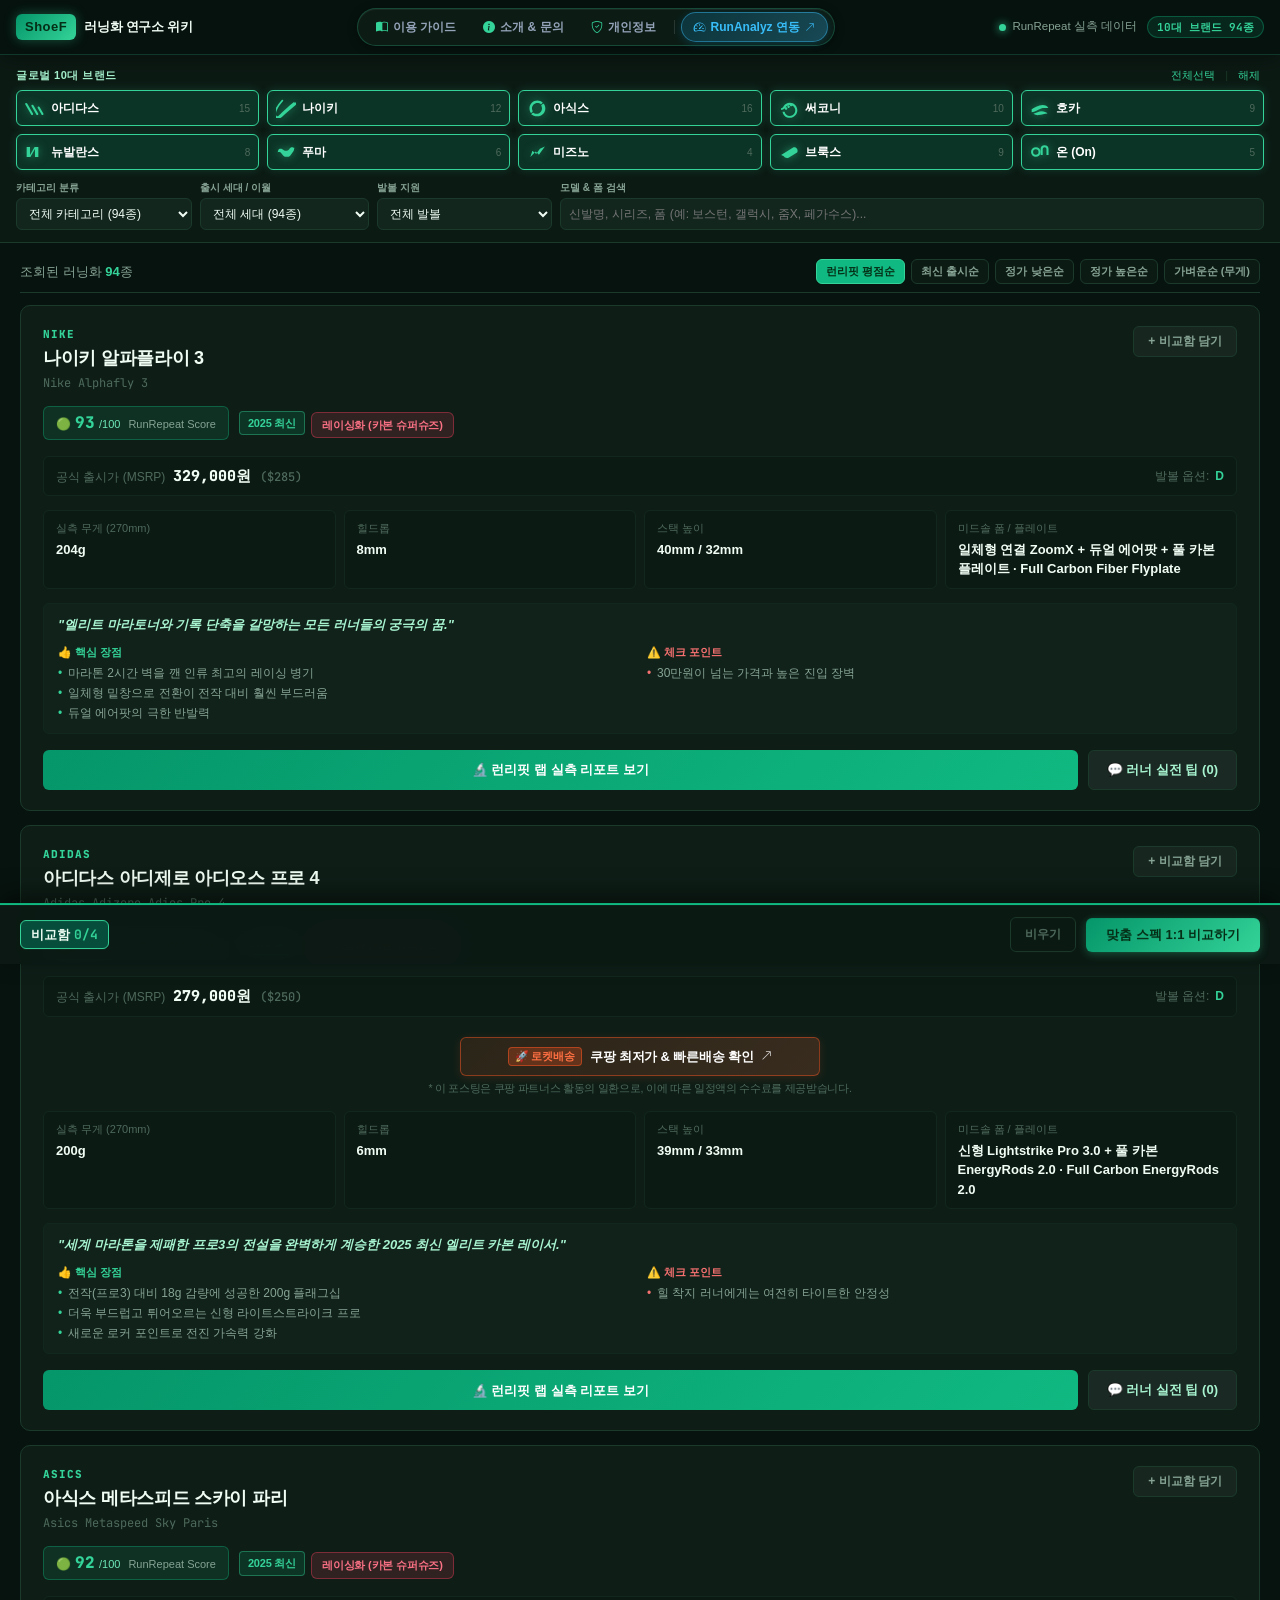
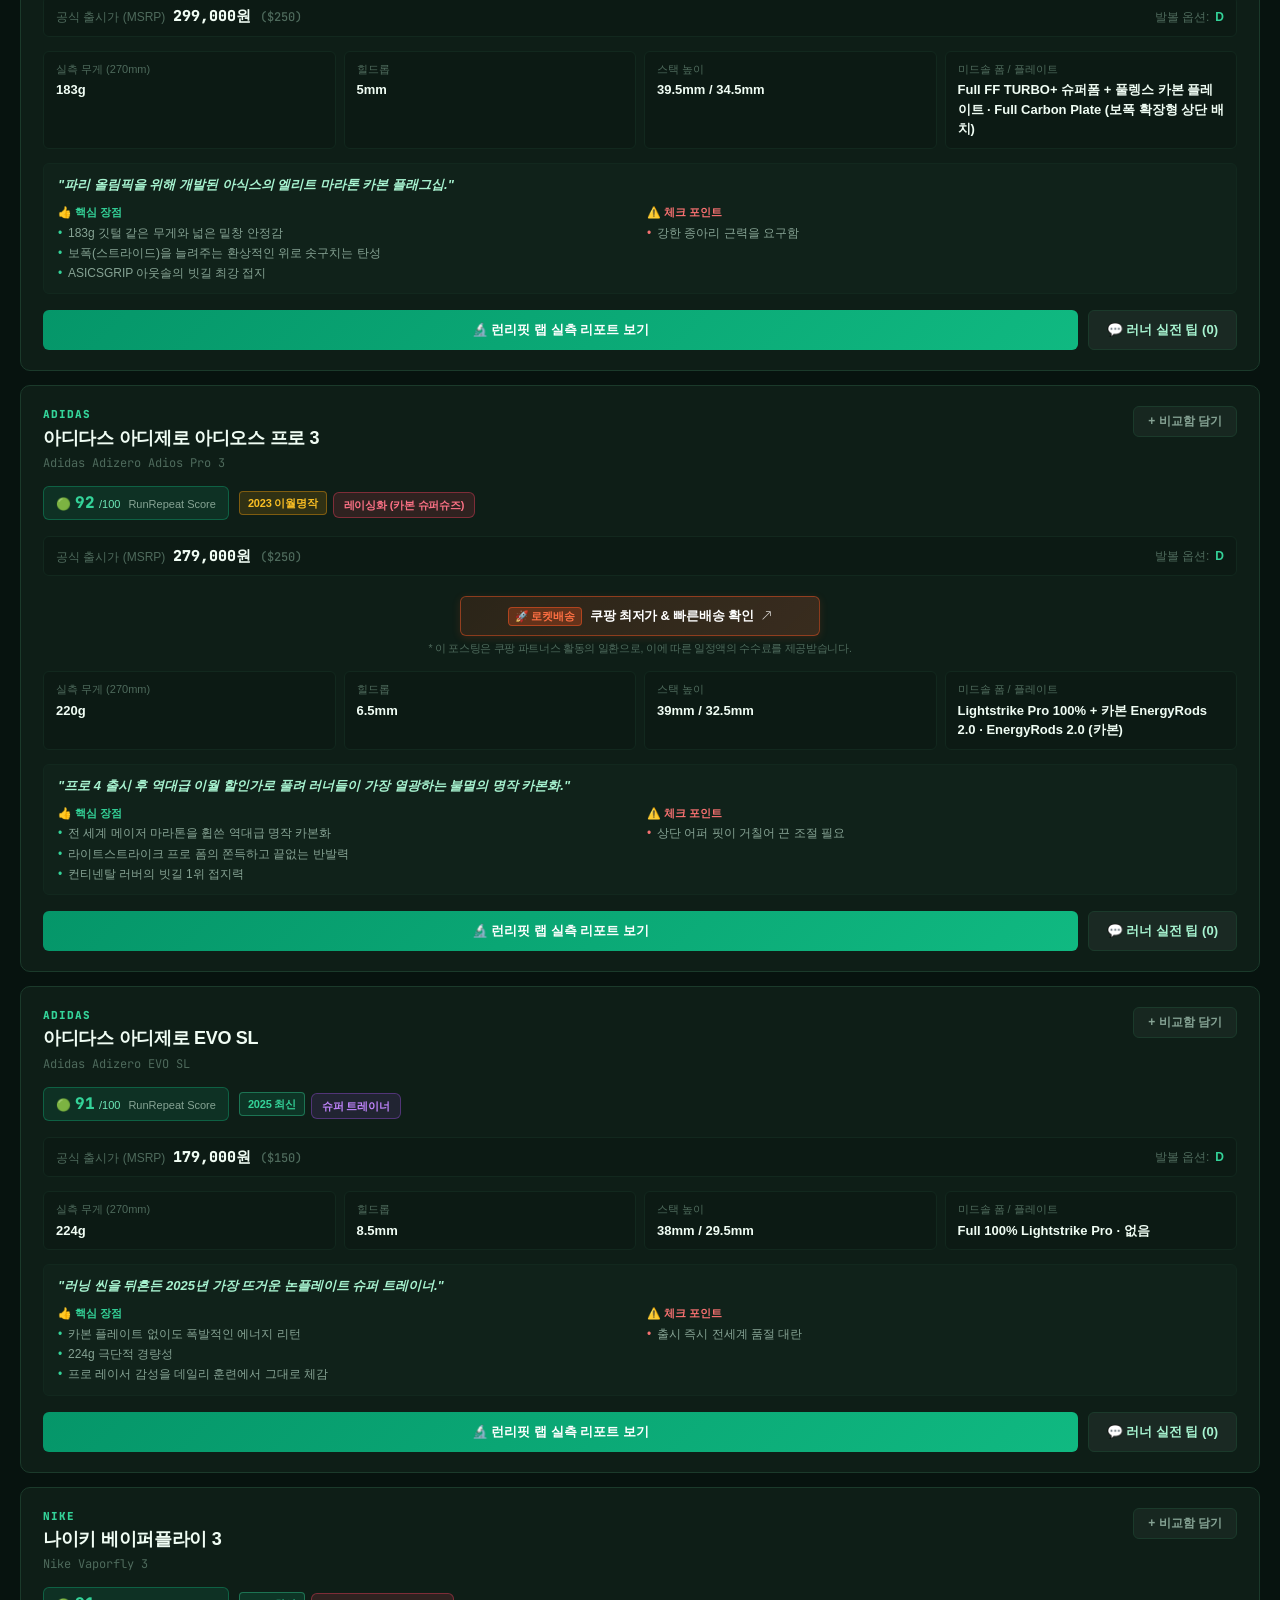
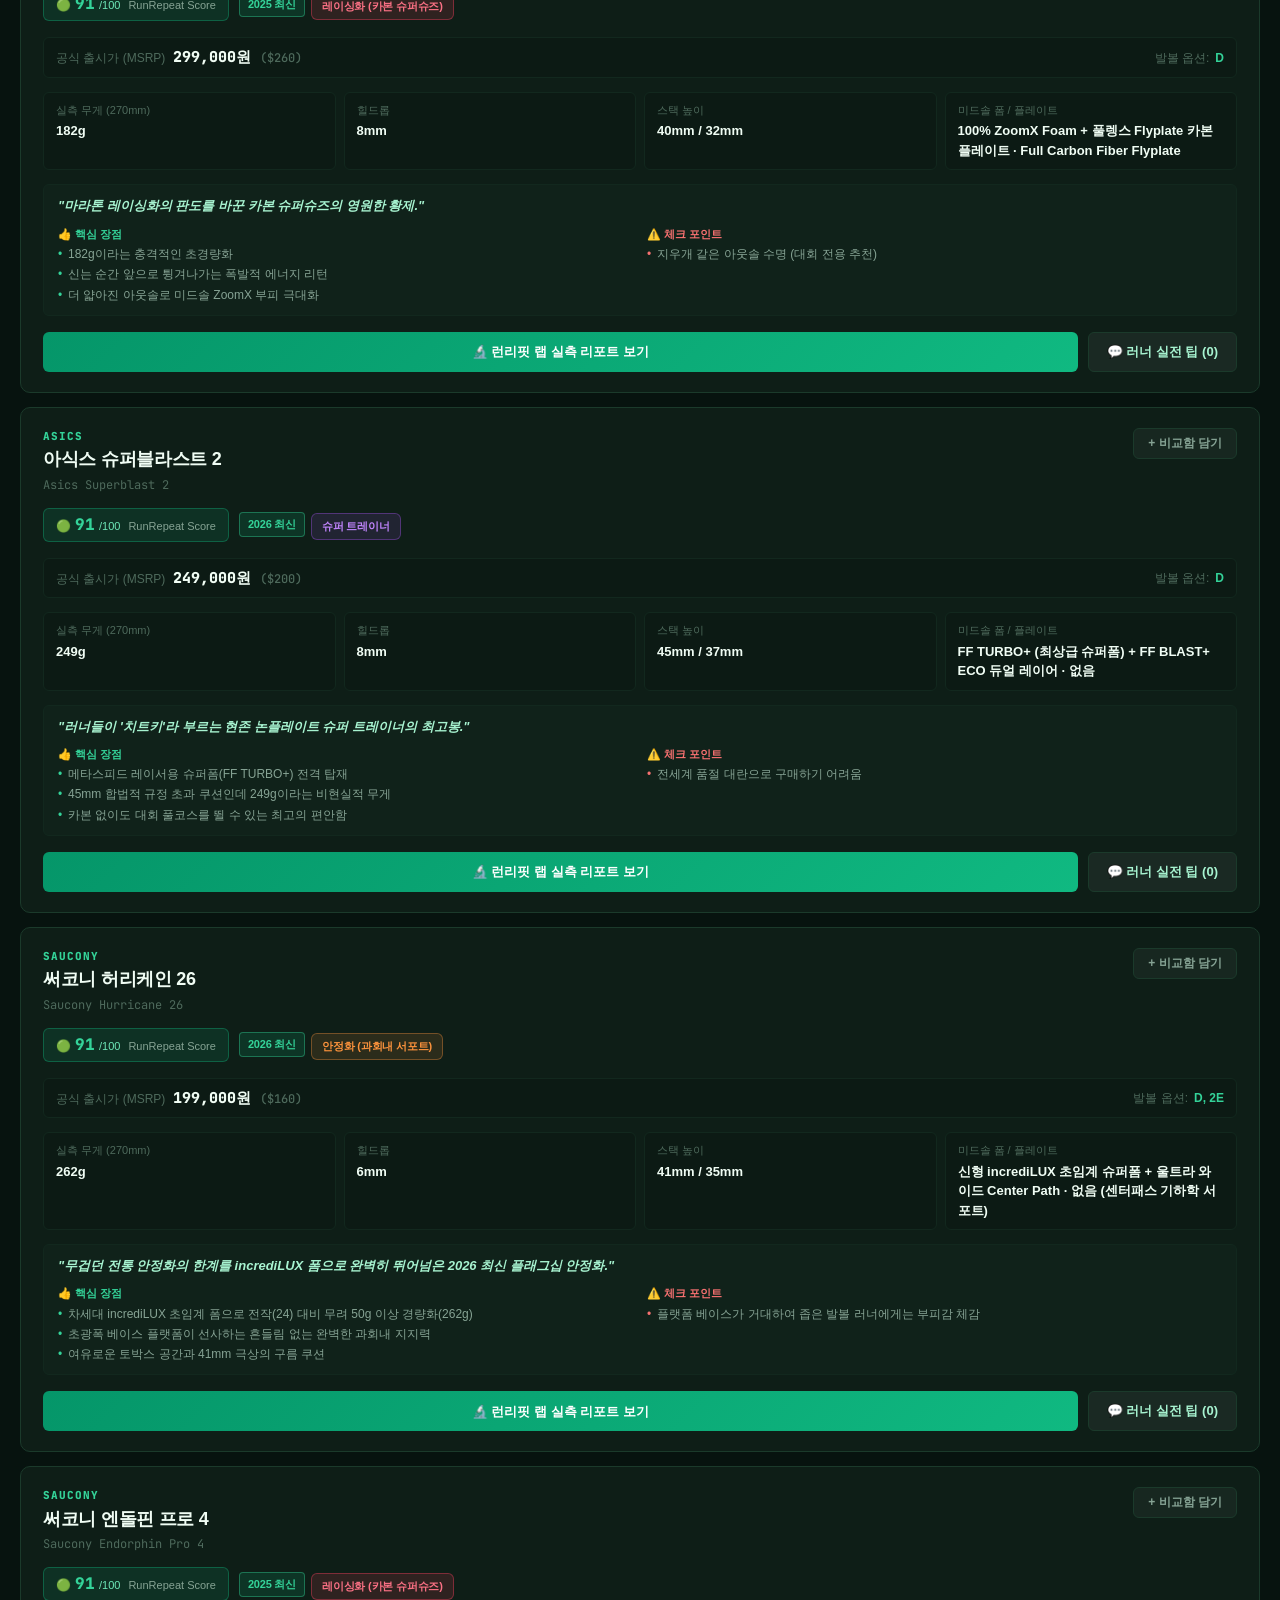
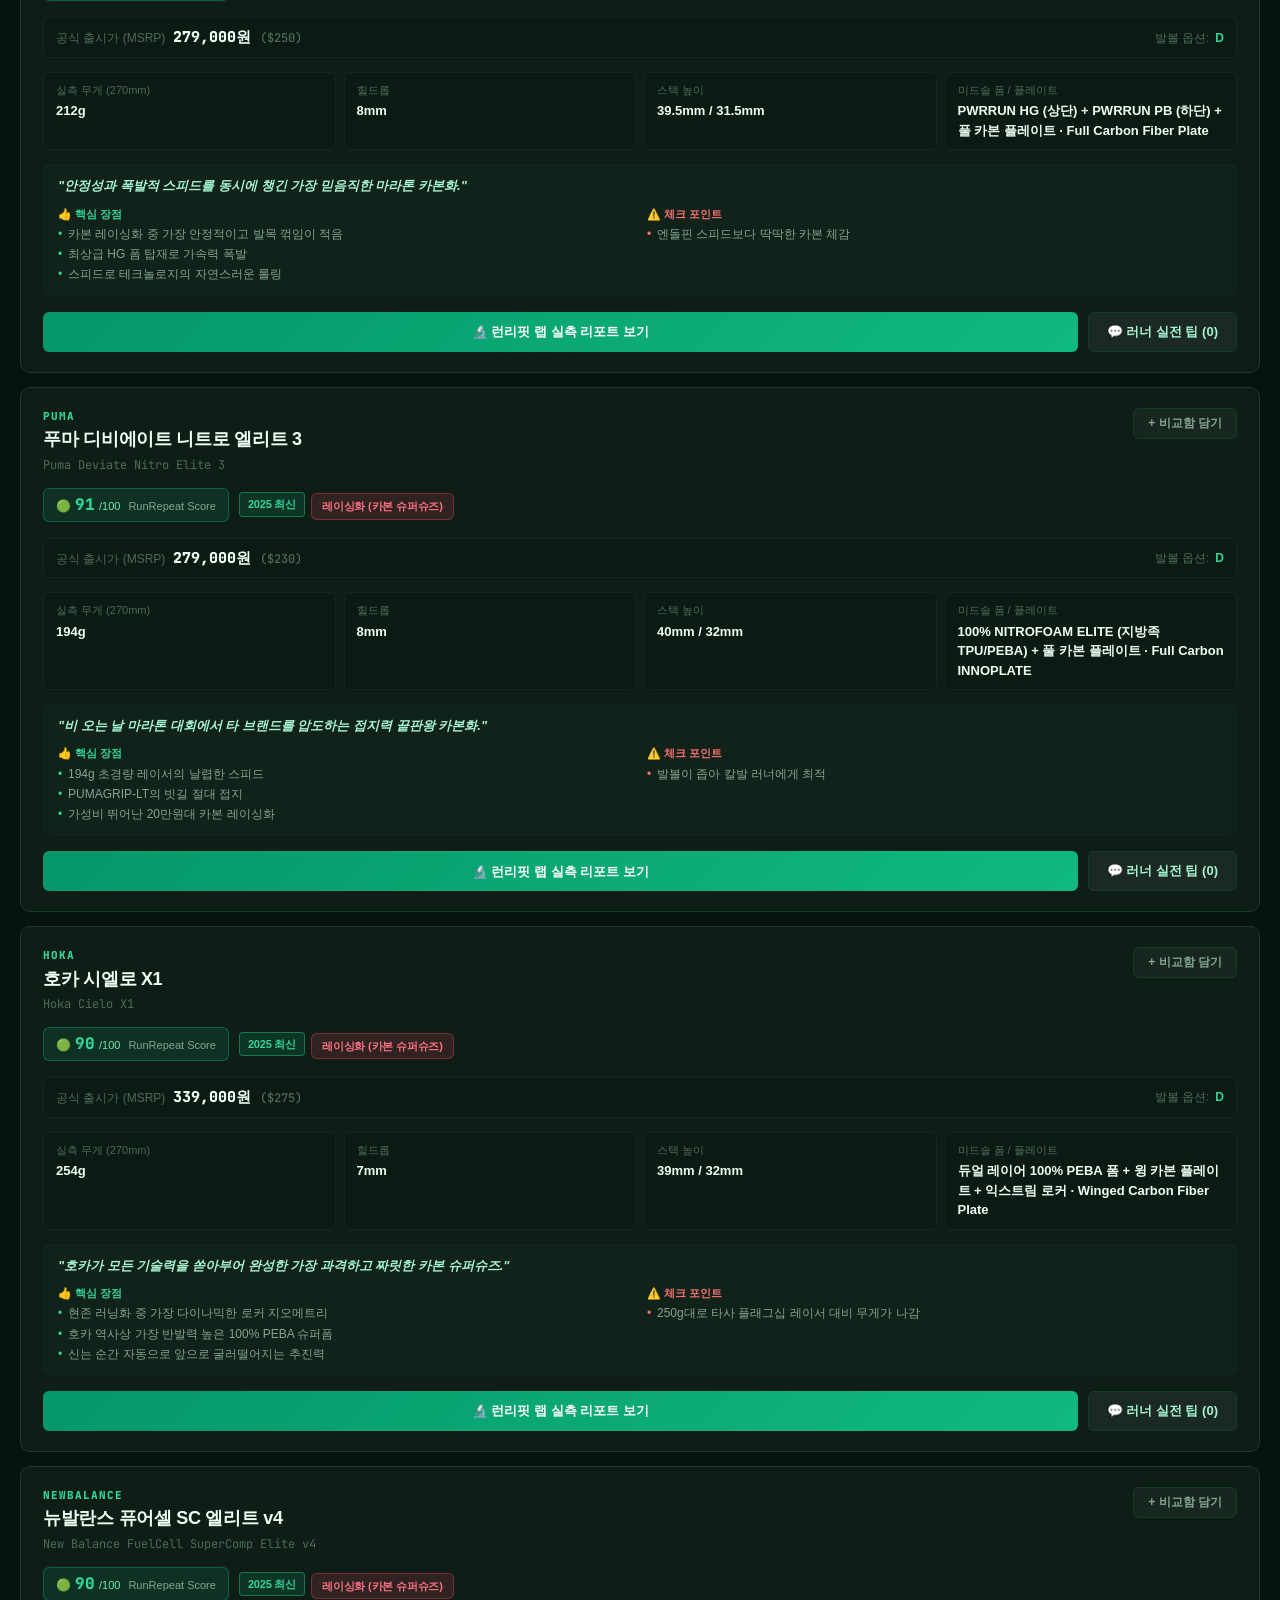
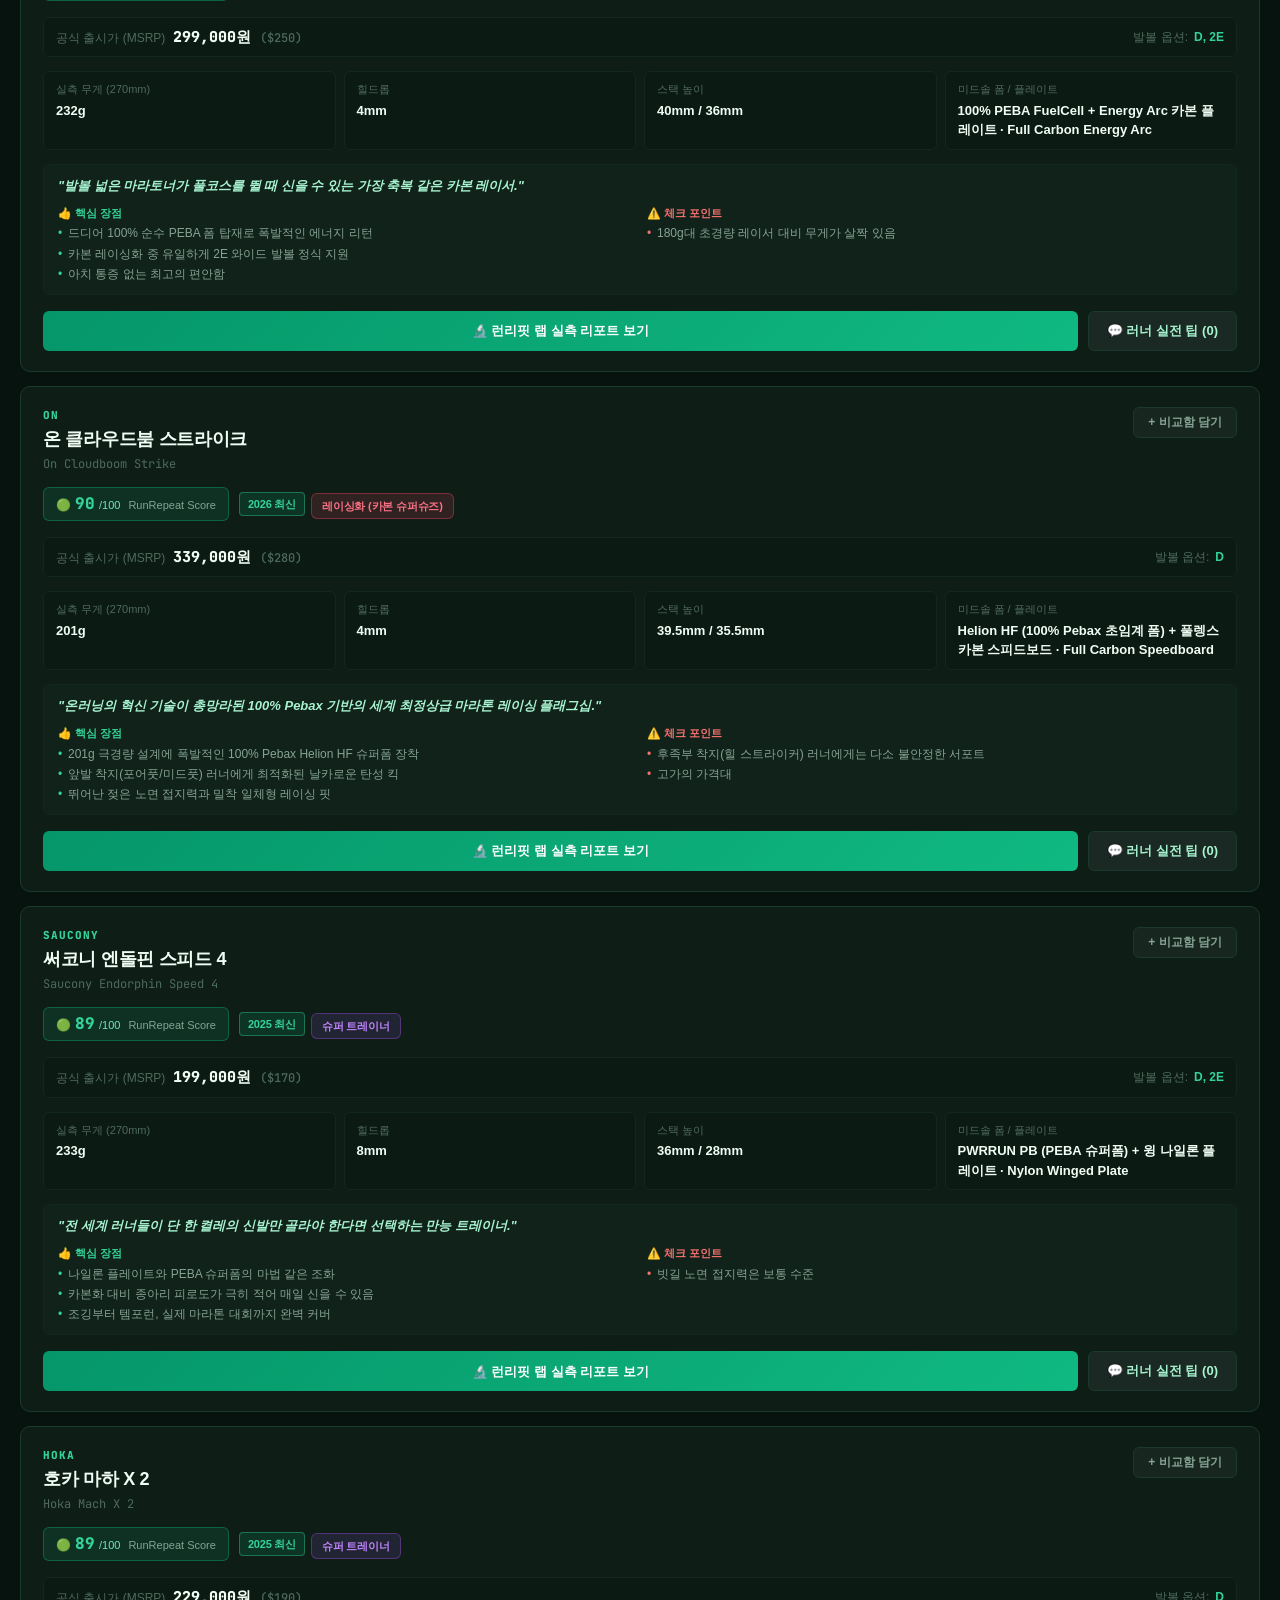
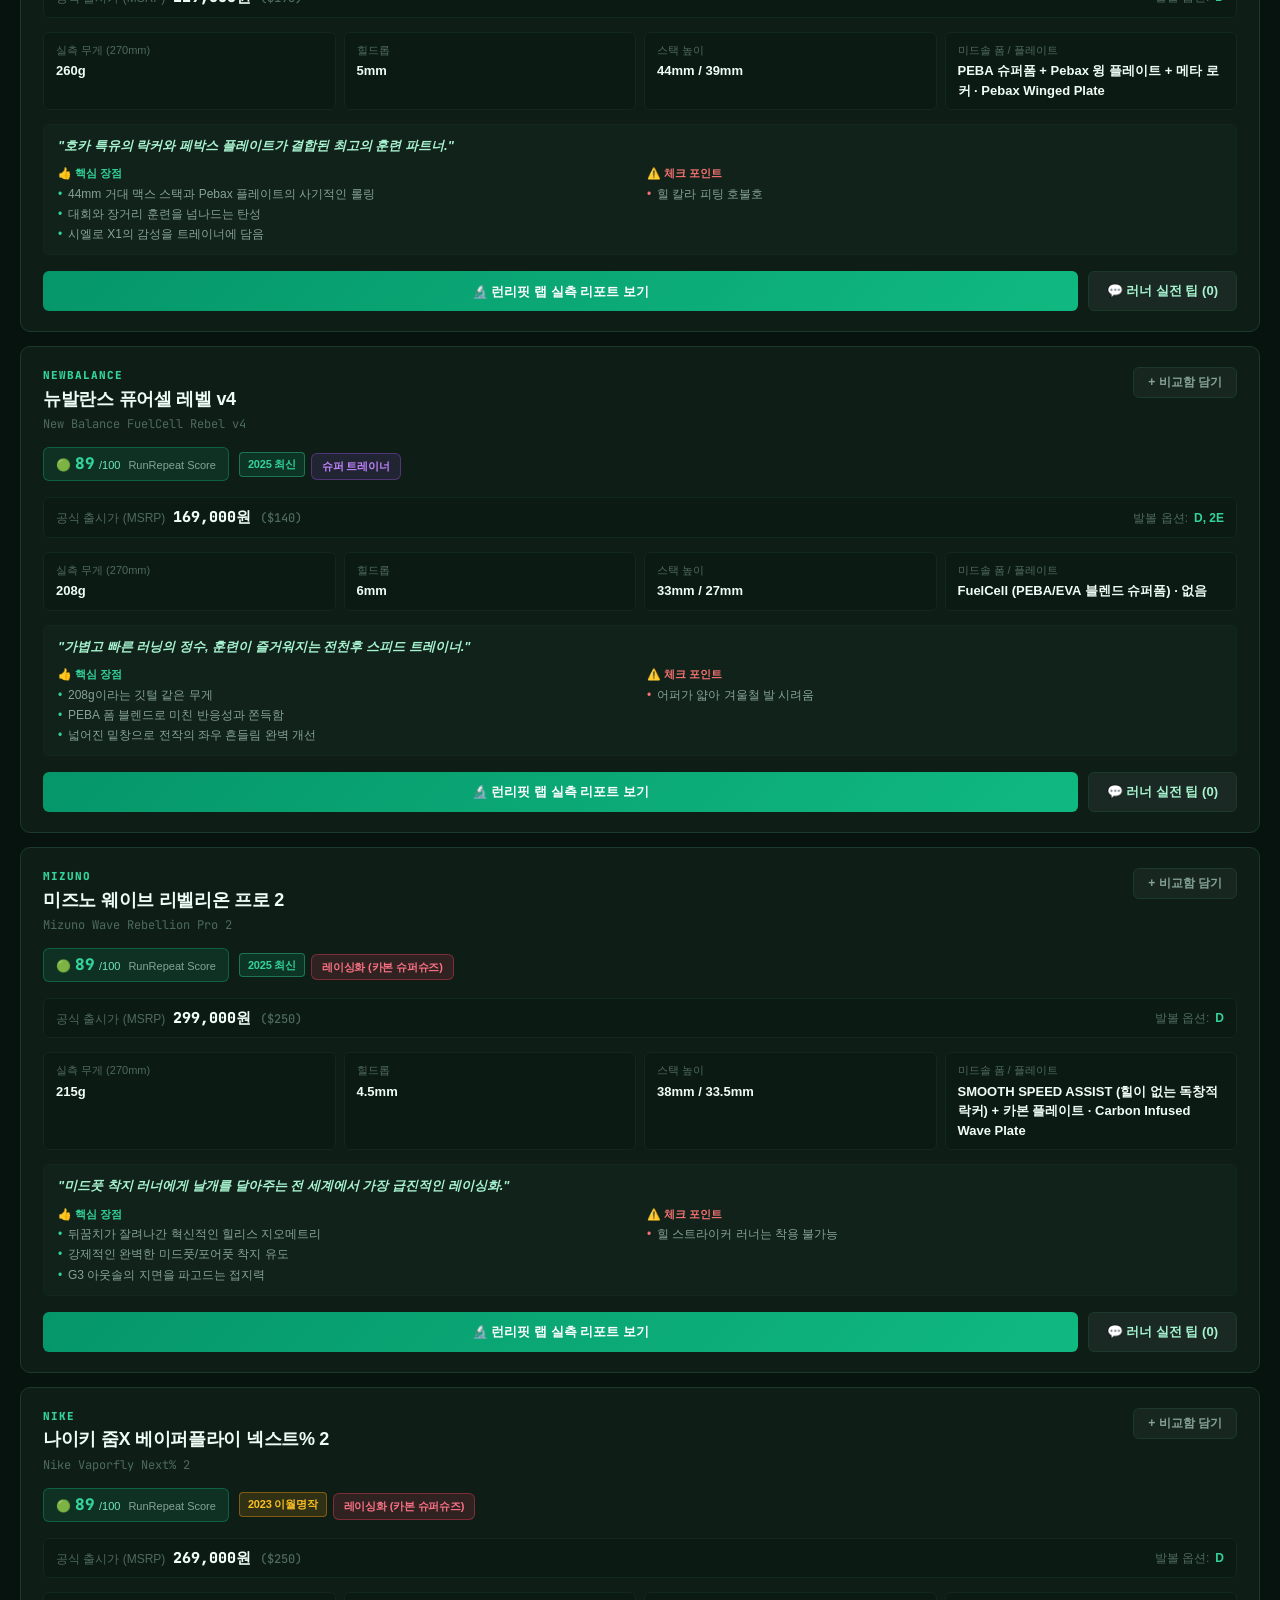
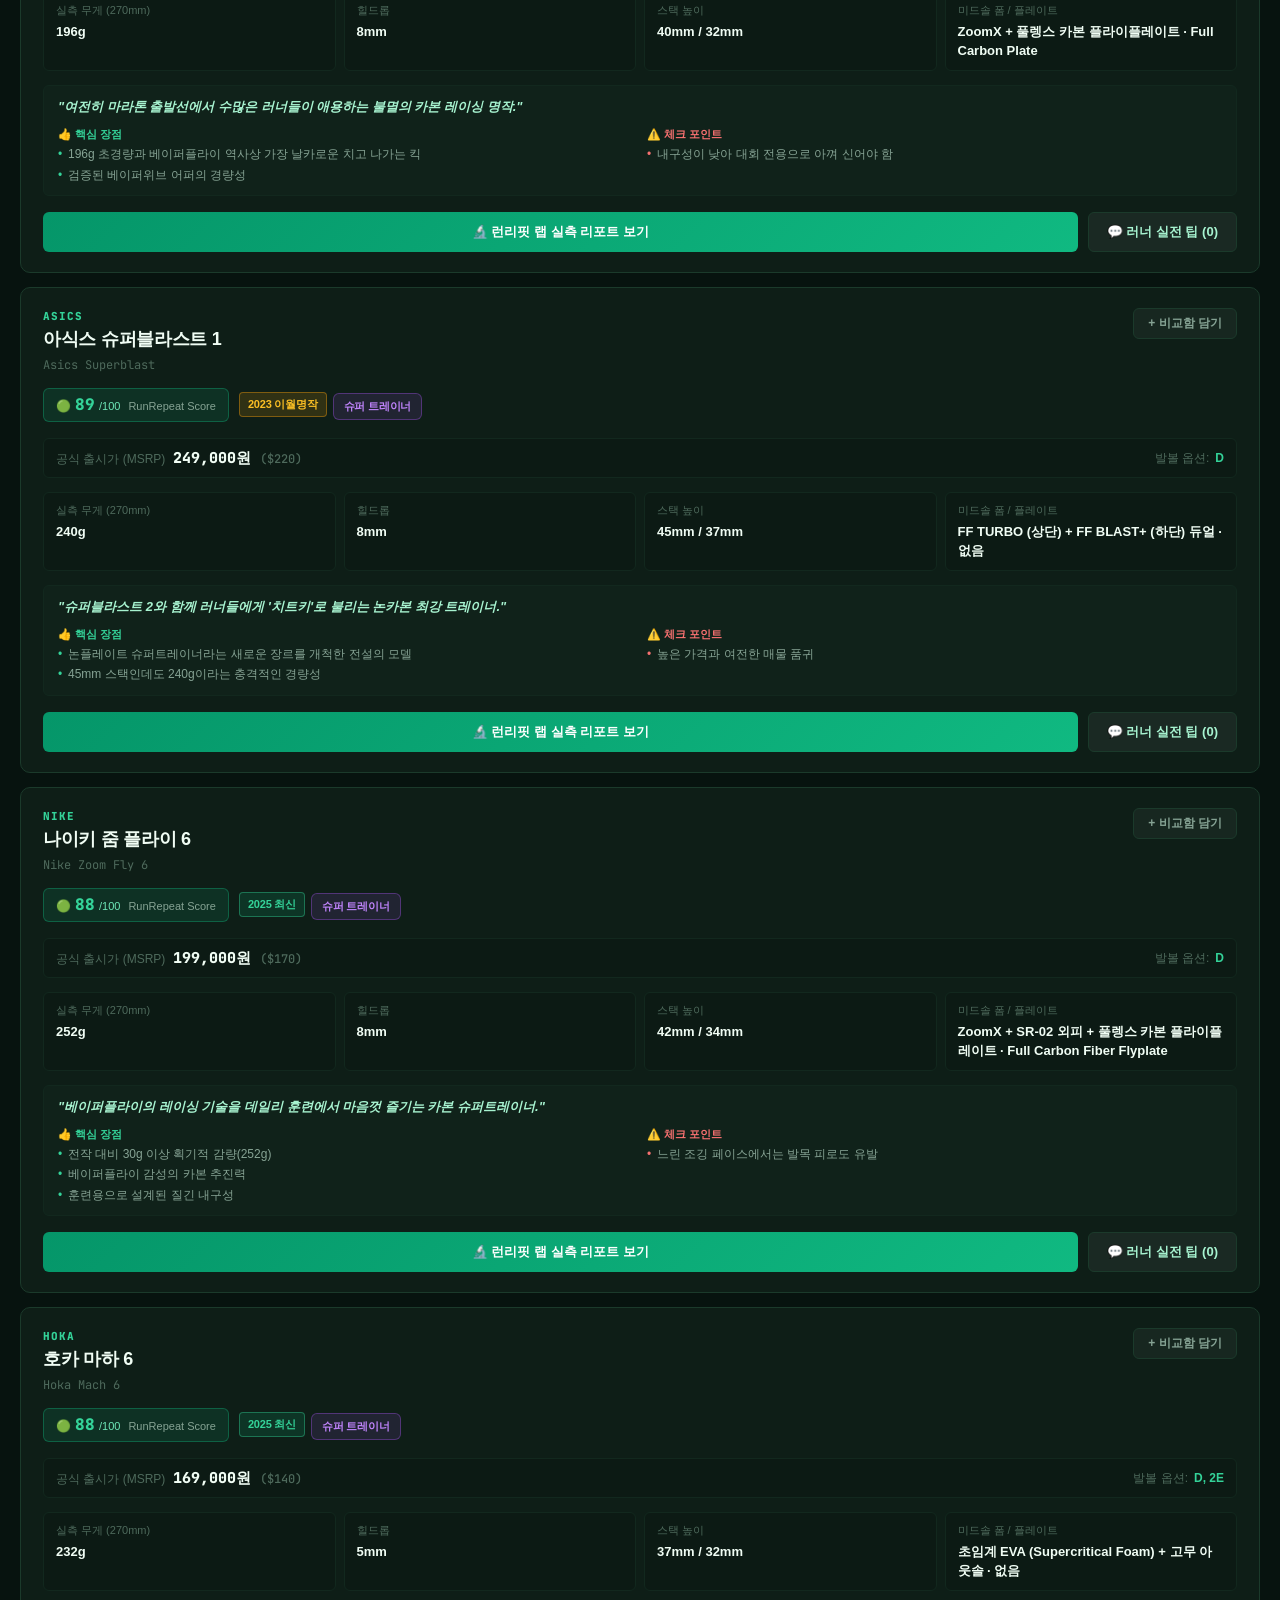
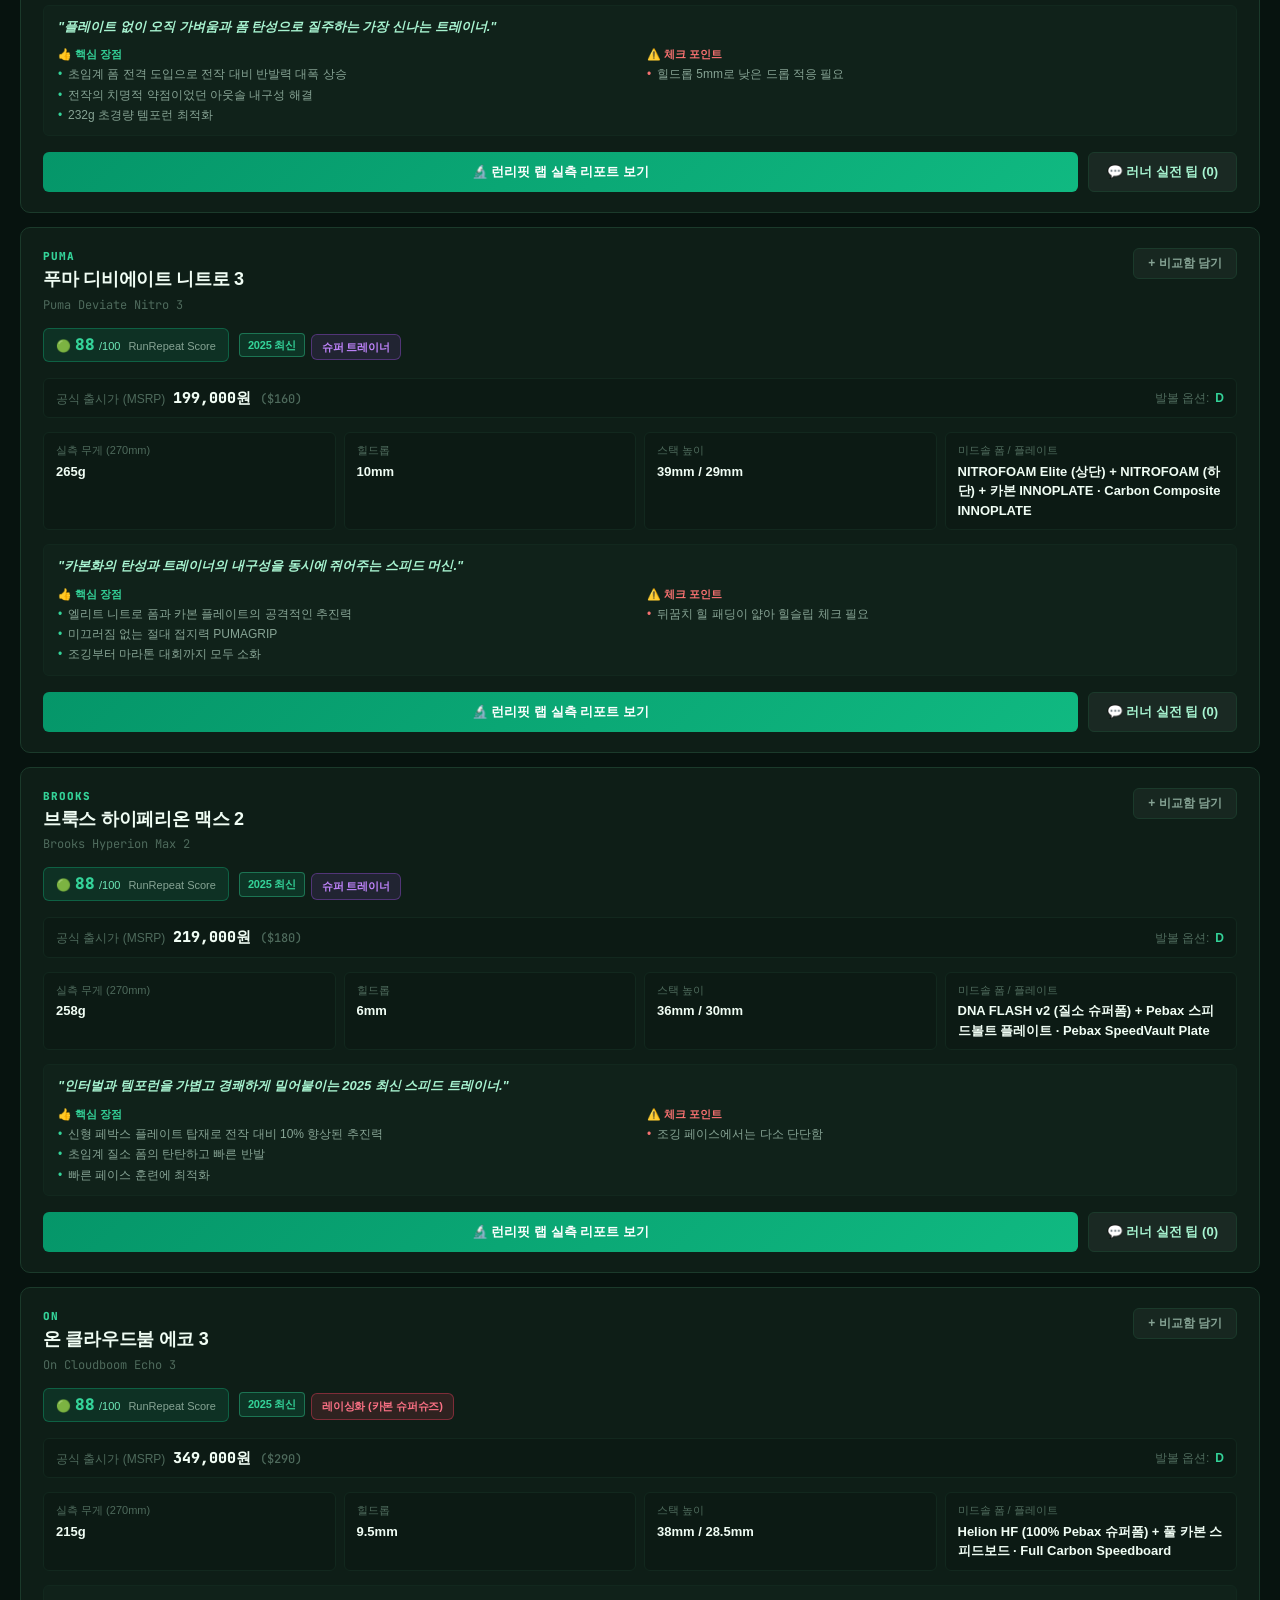
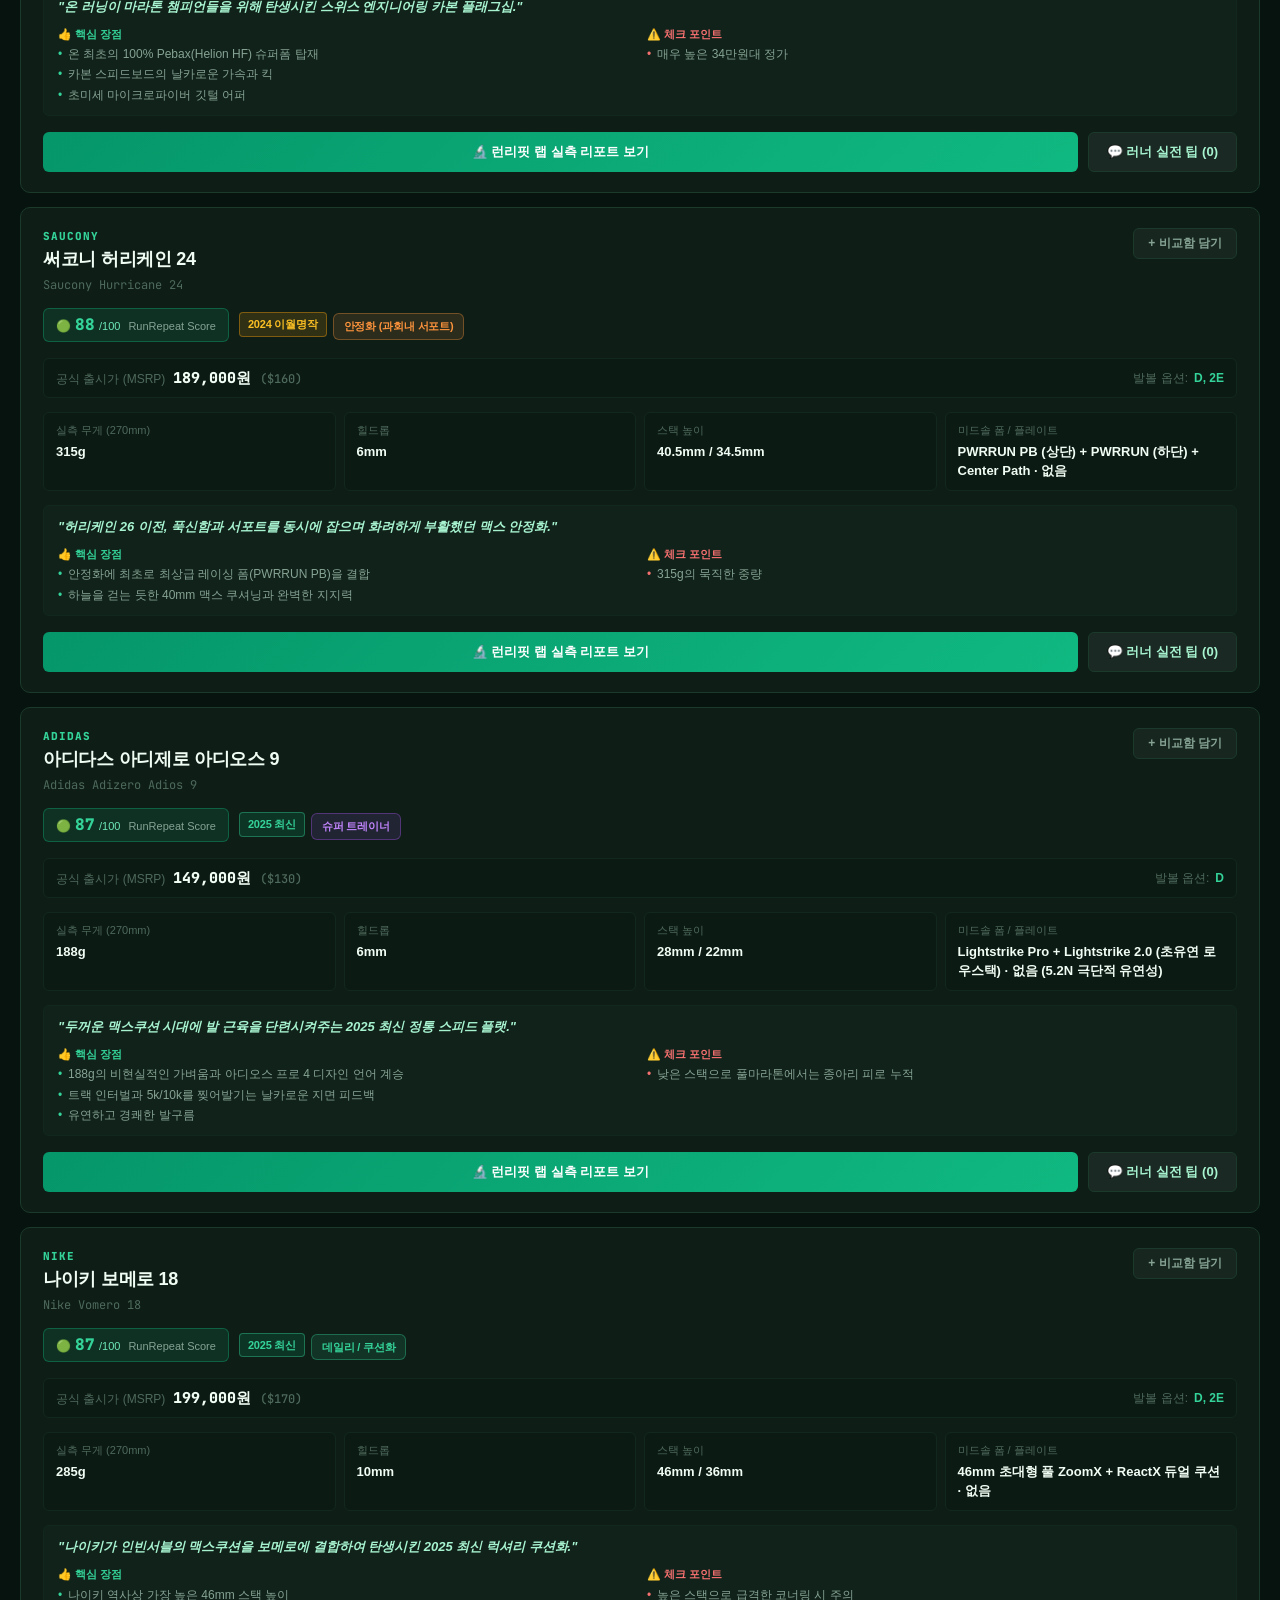
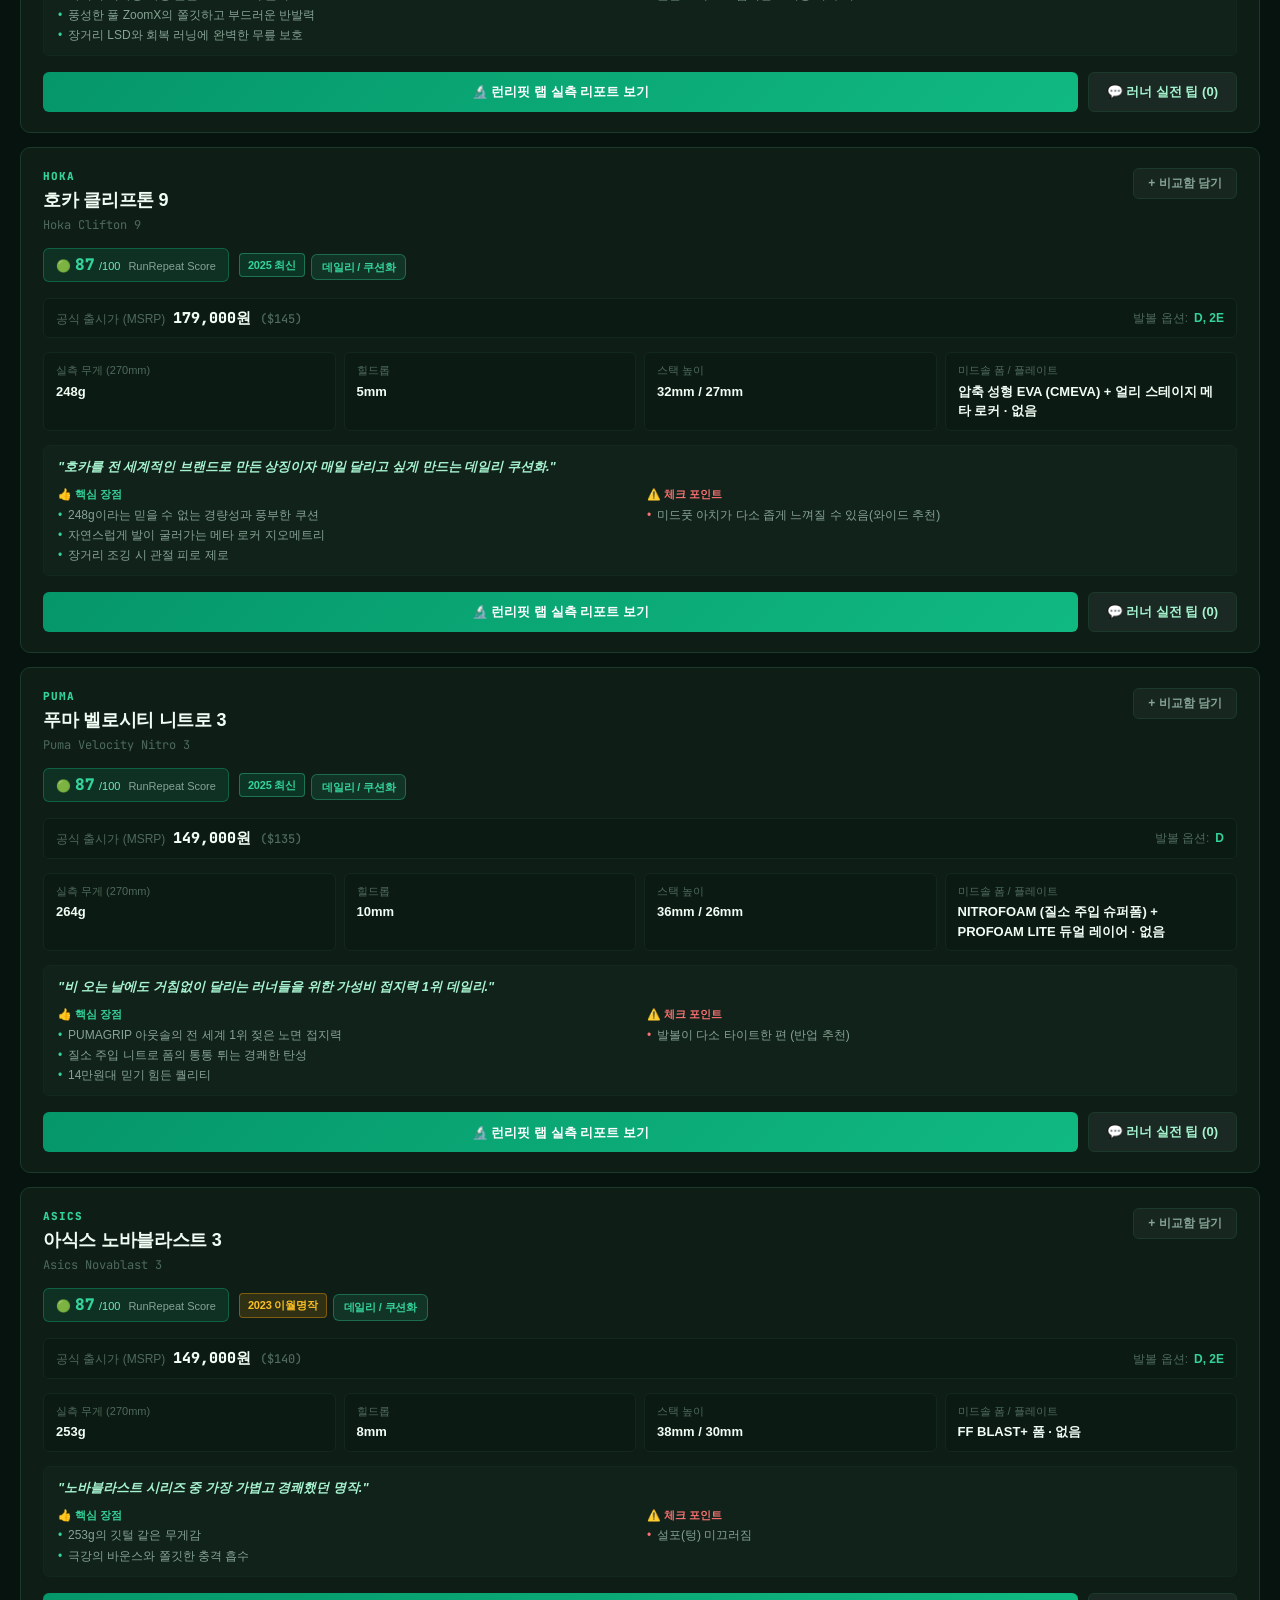
<file: index.html>
<!DOCTYPE html>
<html lang="ko">
<head>
  <meta charset="UTF-8">
  <meta name="viewport" content="width=device-width, initial-scale=1.0">
  <title>ShoeF (슈에프) | 10대 글로벌 브랜드 94종 러닝화 연구소 위키 &amp; 1:1 실측 스펙 비교</title>
  
  <!-- SEO Meta Tags -->
  <meta name="description" content="나이키, 아디다스, 아식스, 써코니, 호카, 뉴발란스, 브룩스, 푸마, 미즈노, 온 10대 브랜드 94종 러닝화 전수 실측 스펙(무게, 힐드롭, 폼 소재, 카본 플레이트), 2023~2024년 이월할인 명작 24종 비교 및 1:1 맞춤 매트릭스.">
  <meta name="keywords" content="러닝화, 러닝화 추천, 러닝화 비교, 10대 브랜드 러닝화, 카본화, 슈퍼트레이너, 쿠션화, 안정화, 런리핏 실측, 이월 러닝화 할인, 아디제로 아디오스 프로, 페가수스, 노바블라스트, 젤님버스, ShoeF, RunAnalyz">
  <meta name="author" content="ShoeF Lab">
  <meta name="robots" content="index, follow">
  <meta name="theme-color" content="#07130f">
  <meta name="referrer" content="no-referrer">
  
  <!-- Canonical URL -->
  <link rel="canonical" href="https://shoef.runanalyz.com/">

  <!-- Open Graph -->
  <meta property="og:type" content="website">
  <meta property="og:site_name" content="ShoeF (슈에프) 러닝화 연구소">
  <meta property="og:title" content="ShoeF (슈에프) | 10대 글로벌 브랜드 94종 러닝화 위키 &amp; 1:1 비교">
  <meta property="og:description" content="광고 없이 100% 런리핏(RunRepeat) 정밀 절단 실측 스펙, 최근 3개년 이월할인 명작 및 1:1 스펙 대조 매트릭스.">
  <meta property="og:image" content="https://runanalyz.com/runanalyz_app_icon.jpg">
  <meta property="og:url" content="https://shoef.runanalyz.com/">

  <!-- Twitter Card -->
  <meta name="twitter:card" content="summary_large_image">
  <meta name="twitter:title" content="ShoeF | 10대 글로벌 브랜드 94종 러닝화 위키">
  <meta name="twitter:description" content="10대 브랜드 94종 러닝화 정밀 실측 스펙 &amp; 1:1 비교 백과.">
  <meta name="twitter:image" content="https://runanalyz.com/runanalyz_app_icon.jpg">

  <!-- Schema.org JSON-LD -->
  <script type="application/ld+json">
  {
    "@context": "https://schema.org",
    "@type": "WebSite",
    "name": "ShoeF (슈에프) 러닝화 연구소",
    "url": "https://shoef.runanalyz.com/",
    "description": "10대 글로벌 브랜드 94종 러닝화 실측 랩 스펙 및 1:1 비교 매트릭스",
    "publisher": {
      "@type": "Organization",
      "name": "ShoeF Lab",
      "url": "https://shoef.runanalyz.com/"
    }
  }
  </script>

  <!-- Fonts & Icons -->
  <link rel="preconnect" href="https://fonts.googleapis.com">
  <link rel="preconnect" href="https://fonts.gstatic.com" crossorigin>
  <link href="https://fonts.googleapis.com/css2?family=Pretendard:wght@400;500;600;700;800&family=JetBrains+Mono:wght@500;700&display=swap" rel="stylesheet">
  <link rel="stylesheet" href="https://cdn.jsdelivr.net/npm/bootstrap-icons@1.11.3/font/bootstrap-icons.min.css">
  
  <style>
/* ==========================================================================
   ShoeF Wiki & Price - Premium Forest Green Theme & Responsive Design
   ========================================================================== */

:root {
  /* Forest Green Palette */
  --bg-primary: #07130f;
  --bg-secondary: #0c1a14;
  --bg-tertiary: #12261e;
  --bg-card: #0e1e17;
  --bg-hover: #173327;
  
  --border-color: #1b3a2b;
  --border-subtle: #12281e;
  --border-glow: rgba(52, 211, 153, 0.4);
  
  --text-main: #f0fdf4;
  --text-muted: #86a394;
  --text-dim: #4e6a5c;
  
  --accent-forest: #10b981;
  --accent-forest-bright: #34d399;
  --accent-forest-glow: rgba(52, 211, 153, 0.18);
  --accent-sage: #a7f3d0;
  
  --accent-orange: #fb923c;
  --accent-red: #f87171;
  
  --font-sans: 'Pretendard', -apple-system, BlinkMacSystemFont, sans-serif;
  --font-mono: 'JetBrains Mono', monospace;
  
  --radius-sm: 6px;
  --radius-md: 10px;
  --radius-lg: 14px;
  --radius-full: 9999px;
}

* {
  margin: 0;
  padding: 0;
  box-sizing: border-box;
}

body.dark-theme {
  background-color: var(--bg-primary);
  color: var(--text-main);
  font-family: var(--font-sans);
  line-height: 1.5;
  -webkit-font-smoothing: antialiased;
  padding-bottom: 60px;
}

/* 1. 최상단 초슬림 헤더 */
.slim-header {
  background-color: rgba(7, 19, 15, 0.94);
  backdrop-filter: blur(16px);
  -webkit-backdrop-filter: blur(16px);
  border-bottom: 1px solid rgba(52, 211, 153, 0.2);
  position: sticky;
  top: 0;
  z-index: 100;
  padding: 8px 16px;
  box-shadow: 0 4px 20px rgba(0, 0, 0, 0.4);
}

.header-inner {
  max-width: 1440px;
  margin: 0 auto;
  display: flex;
  align-items: center;
  justify-content: space-between;
  gap: 16px;
}

.brand-title-link {
  display: flex;
  align-items: center;
  gap: 8px;
  text-decoration: none !important;
  cursor: pointer;
  transition: opacity 0.2s ease;
  flex-shrink: 0;
}

.brand-title-link:hover {
  opacity: 0.9;
}

.logo-badge {
  background: linear-gradient(135deg, #059669, #34d399);
  color: #052e16;
  font-weight: 800;
  font-size: 13px;
  padding: 3px 9px;
  border-radius: var(--radius-sm);
  letter-spacing: 0.5px;
  box-shadow: 0 0 12px rgba(52, 211, 153, 0.35);
}

.sub-txt {
  font-size: 13px;
  font-weight: 700;
  color: var(--text-main);
  letter-spacing: -0.3px;
}

/* Glassmorphism Navigation Capsule */
.header-nav-capsule {
  display: inline-flex;
  align-items: center;
  gap: 3px;
  padding: 3px 6px;
  background: rgba(14, 30, 23, 0.88);
  border: 1px solid rgba(52, 211, 153, 0.25);
  border-radius: 9999px;
  box-shadow: 0 2px 10px rgba(0, 0, 0, 0.35), inset 0 1px 0 rgba(255, 255, 255, 0.06);
}

.capsule-item {
  display: inline-flex;
  align-items: center;
  gap: 5px;
  padding: 5px 12px;
  border-radius: 9999px;
  font-size: 12px;
  font-weight: 600;
  color: #94a3b8 !important;
  text-decoration: none !important;
  transition: all 0.2s cubic-bezier(0.16, 1, 0.3, 1);
  white-space: nowrap;
}

.capsule-item:hover {
  color: #f0fdf4 !important;
  background: rgba(52, 211, 153, 0.15);
  box-shadow: 0 0 10px rgba(52, 211, 153, 0.2);
}

.capsule-item i {
  font-size: 12px;
  color: var(--accent-forest-bright);
}

.capsule-sep {
  width: 1px;
  height: 14px;
  background: rgba(255, 255, 255, 0.12);
  margin: 0 3px;
}

.capsule-partner-btn {
  background: linear-gradient(135deg, rgba(14, 165, 233, 0.18) 0%, rgba(56, 189, 248, 0.28) 100%) !important;
  border: 1px solid rgba(56, 189, 248, 0.45) !important;
  color: #38bdf8 !important;
  font-weight: 700;
  box-shadow: 0 2px 8px rgba(14, 165, 233, 0.2);
}

.capsule-partner-btn i {
  color: #38bdf8 !important;
}

.capsule-partner-btn:hover {
  background: linear-gradient(135deg, rgba(14, 165, 233, 0.35) 0%, rgba(56, 189, 248, 0.5) 100%) !important;
  border-color: rgba(56, 189, 248, 0.8) !important;
  color: #ffffff !important;
  box-shadow: 0 0 14px rgba(56, 189, 248, 0.45) !important;
}

.capsule-partner-btn:hover i {
  color: #ffffff !important;
}

/* Header Meta Info */
.header-meta {
  display: flex;
  align-items: center;
  gap: 10px;
  font-size: 11.5px;
  color: var(--text-muted);
  flex-shrink: 0;
}

.meta-stat-pill {
  font-family: var(--font-mono);
  font-size: 11px;
  font-weight: 700;
  padding: 2px 9px;
  background: rgba(16, 185, 129, 0.12);
  border: 1px solid rgba(16, 185, 129, 0.35);
  color: var(--accent-forest-bright);
  border-radius: 9999px;
  white-space: nowrap;
}

.live-indicator {
  display: inline-flex;
  align-items: center;
  gap: 6px;
  color: var(--text-muted);
  font-weight: 500;
  white-space: nowrap;
}

.pulse-dot {
  width: 7px;
  height: 7px;
  border-radius: 50%;
  background-color: var(--accent-forest-bright);
  box-shadow: 0 0 8px var(--accent-forest-bright);
  animation: pulse 2s infinite;
}

@keyframes pulse {
  0% { opacity: 1; transform: scale(1); }
  50% { opacity: 0.4; transform: scale(1.2); }
  100% { opacity: 1; transform: scale(1); }
}

/* 2. 컨트롤 패널 */
.control-panel {
  background-color: var(--bg-secondary);
  border-bottom: 1px solid var(--border-color);
  padding: 12px 16px;
}

.panel-container {
  max-width: 1440px;
  margin: 0 auto;
  display: flex;
  flex-direction: column;
  gap: 10px;
}

/* 2-1. 브랜드 선택 (로고 버튼 & 흑백 반전 토글) */
.brand-filter-group {
  display: flex;
  flex-direction: column;
  gap: 6px;
}

.group-header {
  display: flex;
  align-items: center;
  justify-content: space-between;
}

.group-label {
  font-size: 11px;
  font-weight: 700;
  color: var(--accent-sage);
  text-transform: uppercase;
  letter-spacing: 0.5px;
}

.brand-actions {
  display: flex;
  align-items: center;
  gap: 6px;
  font-size: 11px;
}

.btn-text {
  background: none;
  border: none;
  color: var(--accent-forest-bright);
  font-size: 11px;
  cursor: pointer;
  padding: 1px 4px;
  transition: opacity 0.2s;
}

.btn-text:hover {
  text-decoration: underline;
}

.divider {
  color: var(--border-color);
}

/* 10개 브랜드 로고 선택 그리드: 5개씩 2줄 (한눈에 10개 브랜드 직관 노출) */
.brand-checkbox-grid {
  display: grid;
  grid-template-columns: repeat(5, 1fr);
  gap: 8px;
}

.brand-logo-btn {
  display: flex;
  align-items: center;
  justify-content: center;
  gap: 6px;
  background-color: var(--bg-tertiary);
  border: 1px solid var(--border-color);
  padding: 6px 8px;
  border-radius: var(--radius-sm);
  cursor: pointer;
  user-select: none;
  transition: all 0.2s cubic-bezier(0.16, 1, 0.3, 1);
  height: 36px;
  color: var(--text-main);
  outline: none;
}

.brand-logo-icon {
  width: 20px;
  height: 20px;
  display: flex;
  align-items: center;
  justify-content: center;
  flex-shrink: 0;
}

.brand-logo-icon svg {
  width: 100%;
  height: 100%;
  object-fit: contain;
}

.brand-logo-name {
  font-size: 12px;
  font-weight: 600;
  white-space: nowrap;
}

.brand-logo-count {
  font-size: 10px;
  color: var(--text-dim);
  margin-left: auto;
}

/* 로고 선택 상태: 활성(Active) vs 미선택(Inactive 흑백 반전) */
.brand-logo-btn.active {
  background-color: rgba(16, 185, 129, 0.16);
  border-color: var(--accent-forest-bright);
  box-shadow: 0 0 10px var(--accent-forest-glow);
  color: #fff;
}

.brand-logo-btn.active .brand-logo-icon {
  color: var(--accent-forest-bright);
  filter: drop-shadow(0 0 4px rgba(52, 211, 153, 0.5));
}

.brand-logo-btn.inactive {
  opacity: 0.32;
  filter: grayscale(100%);
  background-color: rgba(7, 19, 15, 0.6);
  border-color: #142a20;
}

.brand-logo-btn.inactive:hover {
  opacity: 0.7;
  filter: grayscale(40%);
  border-color: var(--border-color);
}

/* 2-2. 카테고리 / 사이즈 / 발볼 / 검색 콤팩트 툴바 */
.filter-row {
  display: flex;
  flex-wrap: wrap;
  align-items: flex-end;
  gap: 8px;
}

.filter-field {
  display: flex;
  flex-direction: column;
  gap: 3px;
}

.field-label {
  font-size: 10px;
  font-weight: 600;
  color: var(--text-muted);
}

.custom-select, .custom-input {
  background-color: var(--bg-tertiary);
  border: 1px solid var(--border-color);
  color: var(--text-main);
  font-family: var(--font-sans);
  font-size: 12px;
  padding: 4px 8px;
  border-radius: var(--radius-sm);
  outline: none;
  transition: border-color 0.2s;
  height: 32px;
}

.custom-select:focus, .custom-input:focus {
  border-color: var(--accent-forest-bright);
}

.search-field {
  flex: 1;
  min-width: 180px;
}

.custom-input {
  width: 100%;
}

.toggle-field {
  justify-content: flex-end;
  padding-bottom: 1px;
}

.checkbox-toggle {
  display: inline-flex;
  align-items: center;
  gap: 6px;
  cursor: pointer;
  background-color: var(--bg-tertiary);
  border: 1px solid var(--border-color);
  padding: 4px 8px;
  border-radius: var(--radius-sm);
  height: 32px;
}

.checkbox-toggle input {
  display: none;
}

.toggle-slider {
  width: 26px;
  height: 14px;
  background-color: var(--border-color);
  border-radius: 7px;
  position: relative;
  transition: background-color 0.2s;
}

.toggle-slider::after {
  content: '';
  width: 10px;
  height: 10px;
  background-color: #fff;
  border-radius: 50%;
  position: absolute;
  top: 2px;
  left: 2px;
  transition: transform 0.2s;
}

.checkbox-toggle input:checked + .toggle-slider {
  background-color: var(--accent-orange);
}

.checkbox-toggle input:checked + .toggle-slider::after {
  transform: translateX(12px);
}

.toggle-label {
  font-size: 11px;
  font-weight: 700;
  color: var(--accent-orange);
  white-space: nowrap;
}

/* 3. 메인 콘텐츠 & 신발 카드 리스트 */
.main-content {
  padding: 16px 20px;
}

.content-container {
  max-width: 1440px;
  margin: 0 auto;
}

.results-bar {
  display: flex;
  align-items: center;
  justify-content: space-between;
  margin-bottom: 12px;
  padding-bottom: 8px;
  border-bottom: 1px solid var(--border-color);
}

.count-txt {
  font-size: 13px;
  color: var(--text-muted);
}

.count-txt strong {
  color: var(--accent-forest-bright);
}

.sort-controls {
  display: flex;
  gap: 6px;
}

.sort-btn {
  background: var(--bg-secondary);
  border: 1px solid var(--border-color);
  color: var(--text-muted);
  font-size: 11px;
  font-weight: 600;
  padding: 4px 9px;
  border-radius: var(--radius-sm);
  cursor: pointer;
  transition: all 0.15s ease;
}

.sort-btn:hover {
  color: var(--text-main);
  border-color: var(--accent-forest-bright);
}

.sort-btn.active {
  background-color: var(--accent-forest);
  border-color: var(--accent-forest-bright);
  color: #052e16;
  font-weight: 700;
}

/* 신발 카드 리스트 */
.shoes-list {
  display: flex;
  flex-direction: column;
  gap: 14px;
}

/* 개별 다나와식 신발 카드 */
.shoe-danawa-card {
  background-color: var(--bg-card);
  border: 1px solid var(--border-color);
  border-radius: var(--radius-md);
  padding: 16px;
  display: grid;
  grid-template-columns: 160px 220px 1fr 130px;
  gap: 18px;
  align-items: stretch;
  transition: border-color 0.2s, box-shadow 0.2s ease;
}

.shoe-danawa-card:hover {
  border-color: var(--accent-forest-bright);
  box-shadow: 0 4px 24px rgba(0, 0, 0, 0.4);
}

/* 1열: 제품 사진 */
.card-col-photo {
  display: flex;
  flex-direction: column;
  align-items: center;
  justify-content: center;
  background-color: var(--bg-tertiary);
  border-radius: var(--radius-sm);
  padding: 10px;
  position: relative;
  min-height: 130px;
}

.shoe-img {
  max-width: 100%;
  max-height: 110px;
  object-fit: contain;
  filter: drop-shadow(0 4px 8px rgba(0, 0, 0, 0.5));
  transition: transform 0.2s;
}

.shoe-danawa-card:hover .shoe-img {
  transform: scale(1.05);
}

.outlet-flag {
  position: absolute;
  top: 8px;
  left: 8px;
  background: linear-gradient(135deg, #f97316, #ef4444);
  color: #fff;
  font-size: 10px;
  font-weight: 800;
  padding: 2px 6px;
  border-radius: 4px;
  letter-spacing: 0.5px;
}

/* 2열: 제품명 & 세대 & 카테고리 & 공식정가(MSRP) */
.card-col-info {
  display: flex;
  flex-direction: column;
  justify-content: space-between;
}

.info-top {
  display: flex;
  flex-direction: column;
  gap: 5px;
}

.brand-code-line {
  display: flex;
  align-items: center;
  gap: 8px;
}

.brand-line {
  font-size: 11px;
  font-weight: 800;
  color: var(--accent-forest-bright);
  text-transform: uppercase;
  letter-spacing: 0.5px;
}

.style-code-badge {
  font-family: var(--font-mono);
  font-size: 10px;
  color: var(--accent-sage);
  background-color: rgba(52, 211, 153, 0.12);
  border: 1px solid rgba(52, 211, 153, 0.25);
  padding: 1px 5px;
  border-radius: 3px;
}

.shoe-name {
  font-size: 16px;
  font-weight: 700;
  color: var(--text-main);
  line-height: 1.35;
}

.category-badge {
  display: inline-flex;
  align-items: center;
  gap: 4px;
  font-size: 11px;
  font-weight: 600;
  color: var(--accent-sage);
  background-color: rgba(52, 211, 153, 0.1);
  padding: 3px 8px;
  border-radius: var(--radius-sm);
  align-self: flex-start;
  margin-top: 4px;
}

.info-bottom {
  margin-top: 10px;
}

.msrp-box {
  background-color: rgba(52, 211, 153, 0.06);
  border-left: 3px solid var(--accent-forest);
  padding: 6px 10px;
  border-radius: 4px;
  display: flex;
  flex-direction: column;
  gap: 2px;
}

.msrp-label {
  font-size: 10px;
  font-weight: 600;
  color: var(--text-dim);
}

.msrp-price {
  font-family: var(--font-mono);
  font-size: 14px;
  font-weight: 700;
  color: var(--accent-sage);
}

/* 3열: 다나와식 판매처별 가격 리스트 (오버플로우 완벽 해소) */
.card-col-prices {
  display: flex;
  flex-direction: column;
  justify-content: center;
  border-left: 1px solid var(--border-subtle);
  padding-left: 18px;
}

.price-table {
  width: 100%;
  border-collapse: collapse;
}

.price-row {
  border-bottom: 1px solid var(--border-subtle);
}

.price-row:last-child {
  border-bottom: none;
}

.price-row td {
  padding: 8px 6px;
  vertical-align: middle;
}

/* 쇼핑몰 셀: 2줄 구조 */
.mall-cell {
  width: 32%;
}

.mall-primary-line {
  display: flex;
  align-items: center;
  gap: 6px;
}

.mall-badge {
  font-size: 10px;
  font-weight: 700;
  padding: 2px 5px;
  border-radius: 3px;
  white-space: nowrap;
}

.mall-badge.dept {
  background-color: rgba(168, 85, 247, 0.2);
  color: #d8b4fe;
}

.mall-badge.official {
  background-color: rgba(16, 185, 129, 0.2);
  color: #6ee7b7;
}

.mall-badge.multi {
  background-color: rgba(245, 158, 11, 0.2);
  color: #fde047;
}

.mall-badge.select {
  background-color: rgba(20, 184, 166, 0.2);
  color: #5eead4;
}

.mall-main-name {
  font-size: 13px;
  font-weight: 600;
  color: var(--text-main);
  white-space: nowrap;
}

.mall-sub-name {
  font-size: 11px;
  color: var(--text-dim);
  margin-top: 2px;
  display: block;
}

/* 사이즈 셀 */
.size-cell {
  width: 25%;
}

.size-stock-txt {
  font-size: 11px;
  color: var(--text-muted);
}

.size-stock-txt strong {
  color: var(--accent-forest-bright);
}

/* 가격 & 할인율 셀: 2줄 구조 */
.price-cell {
  width: 28%;
  text-align: right;
  white-space: nowrap;
}

.price-primary-line {
  display: flex;
  align-items: center;
  justify-content: flex-end;
  gap: 6px;
}

.current-price {
  font-family: var(--font-mono);
  font-size: 15px;
  font-weight: 700;
  color: var(--text-main);
}

.price-row.is-lowest .current-price {
  color: #4ade80;
  font-size: 16px;
}

.lowest-tag {
  background-color: #22c55e;
  color: #052e16;
  font-size: 10px;
  font-weight: 800;
  padding: 1px 4px;
  border-radius: 3px;
}

.price-secondary-line {
  display: flex;
  align-items: center;
  justify-content: flex-end;
  gap: 6px;
  margin-top: 2px;
}

.discount-badge {
  color: var(--accent-orange);
  font-size: 11px;
  font-weight: 700;
}

.regular-badge {
  color: var(--text-dim);
  font-size: 10px;
}

.shipping-fee-txt {
  font-size: 11px;
  color: var(--text-dim);
}

.mobile-only-btn {
  display: none;
}

.mobile-size-txt {
  display: none;
}

/* 구매 바로가기 셀 */
.action-cell {
  width: 15%;
  text-align: right;
}

.btn-buy-link {
  display: inline-block;
  background-color: var(--bg-tertiary);
  border: 1px solid var(--border-color);
  color: var(--text-main);
  font-size: 11px;
  font-weight: 600;
  padding: 4px 9px;
  border-radius: var(--radius-sm);
  text-decoration: none;
  transition: all 0.15s ease;
  white-space: nowrap;
}

.btn-buy-link:hover {
  background-color: var(--accent-forest);
  border-color: var(--accent-forest-bright);
  color: #052e16;
}

/* 4열: 런리핏 스펙 요약 & 모달 버튼 */
.card-col-action {
  display: flex;
  flex-direction: column;
  justify-content: center;
  align-items: center;
  border-left: 1px solid var(--border-subtle);
  padding-left: 16px;
  text-align: center;
  gap: 12px;
}

.runrepeat-score-box {
  display: flex;
  flex-direction: column;
  align-items: center;
}

.rr-label {
  font-size: 10px;
  font-weight: 700;
  color: var(--text-dim);
  text-transform: uppercase;
}

.rr-score-num {
  font-family: var(--font-mono);
  font-size: 26px;
  font-weight: 800;
  color: var(--accent-forest-bright);
  line-height: 1;
  margin: 4px 0;
}

.rr-grade {
  font-size: 11px;
  font-weight: 600;
  color: var(--accent-sage);
}

.btn-open-modal {
  width: 100%;
  background: linear-gradient(135deg, #0d281e, #183e2f);
  border: 1px solid var(--border-color);
  color: var(--accent-sage);
  font-size: 11px;
  font-weight: 600;
  padding: 7px 8px;
  border-radius: var(--radius-sm);
  cursor: pointer;
  transition: all 0.2s ease;
}

.btn-open-modal:hover {
  background: linear-gradient(135deg, #059669, #10b981);
  border-color: var(--accent-forest-bright);
  color: #052e16;
  box-shadow: 0 0 12px var(--accent-forest-glow);
}

/* 4. 런리핏 모달 */
.modal-backdrop {
  position: fixed;
  top: 0;
  left: 0;
  width: 100%;
  height: 100%;
  background-color: rgba(4, 14, 10, 0.85);
  backdrop-filter: blur(8px);
  z-index: 1000;
  display: flex;
  align-items: center;
  justify-content: center;
  padding: 20px;
}

.modal-card {
  background-color: var(--bg-card);
  border: 1px solid var(--border-color);
  border-radius: var(--radius-lg);
  max-width: 660px;
  width: 100%;
  max-height: 90vh;
  overflow-y: auto;
  box-shadow: 0 10px 40px rgba(0, 0, 0, 0.7);
  animation: modalFadeIn 0.2s ease;
}

@keyframes modalFadeIn {
  from { opacity: 0; transform: translateY(10px) scale(0.98); }
  to { opacity: 1; transform: translateY(0) scale(1); }
}

.modal-header {
  display: flex;
  align-items: center;
  justify-content: space-between;
  padding: 16px 20px;
  border-bottom: 1px solid var(--border-color);
}

.modal-title-group {
  display: flex;
  align-items: center;
  gap: 10px;
}

.modal-brand-badge {
  background-color: var(--bg-tertiary);
  border: 1px solid var(--border-color);
  font-size: 11px;
  font-weight: 800;
  color: var(--accent-forest-bright);
  padding: 2px 8px;
  border-radius: 4px;
}

.modal-title {
  font-size: 17px;
  font-weight: 700;
  color: var(--text-main);
}

.modal-close {
  background: none;
  border: none;
  color: var(--text-muted);
  font-size: 24px;
  cursor: pointer;
  padding: 4px;
  line-height: 1;
}

.modal-close:hover {
  color: #fff;
}

.modal-body {
  padding: 20px;
  display: flex;
  flex-direction: column;
  gap: 16px;
}

.score-grid {
  display: grid;
  grid-template-columns: 130px 1fr;
  gap: 14px;
  background-color: var(--bg-tertiary);
  border: 1px solid var(--border-color);
  border-radius: var(--radius-md);
  padding: 14px;
}

.score-card.primary {
  display: flex;
  flex-direction: column;
  align-items: center;
  justify-content: center;
  border-right: 1px solid var(--border-subtle);
  padding-right: 14px;
}

.score-lbl {
  font-size: 10px;
  font-weight: 700;
  color: var(--text-dim);
}

.score-val {
  font-family: var(--font-mono);
  font-size: 34px;
  font-weight: 800;
  color: var(--accent-forest-bright);
  line-height: 1.1;
}

.score-max {
  font-size: 13px;
  color: var(--text-dim);
}

.score-eval {
  font-size: 11px;
  font-weight: 700;
  color: var(--accent-sage);
}

.spec-mini-grid {
  display: grid;
  grid-template-columns: repeat(2, 1fr);
  gap: 8px;
}

.spec-mini-item {
  display: flex;
  flex-direction: column;
  gap: 2px;
}

.mini-lbl {
  font-size: 10px;
  color: var(--text-dim);
}

.mini-val {
  font-size: 13px;
  font-weight: 600;
  color: var(--text-main);
}

.foam-info-box {
  background-color: rgba(16, 185, 129, 0.08);
  border: 1px solid rgba(16, 185, 129, 0.25);
  padding: 9px 12px;
  border-radius: var(--radius-sm);
  display: flex;
  align-items: center;
  gap: 8px;
  font-size: 12px;
}

.foam-tag {
  color: var(--accent-forest-bright);
  font-weight: 700;
}

.foam-name {
  color: var(--text-main);
  font-weight: 500;
}

.pros-cons-grid {
  display: grid;
  grid-template-columns: 1fr 1fr;
  gap: 12px;
}

.pros-box, .cons-box {
  background-color: var(--bg-tertiary);
  border: 1px solid var(--border-color);
  border-radius: var(--radius-md);
  padding: 12px;
}

.box-title {
  font-size: 12px;
  font-weight: 700;
  margin-bottom: 8px;
}

.pros-title { color: #4ade80; }
.cons-title { color: #f87171; }

.bullet-list {
  list-style: none;
  display: flex;
  flex-direction: column;
  gap: 6px;
}

.bullet-list li {
  font-size: 12px;
  color: var(--text-main);
  position: relative;
  padding-left: 14px;
  line-height: 1.4;
}

.pros-box li::before {
  content: '✓';
  position: absolute;
  left: 0;
  color: #4ade80;
  font-weight: bold;
}

.cons-box li::before {
  content: '✕';
  position: absolute;
  left: 0;
  color: #f87171;
  font-weight: bold;
}

.summary-box {
  background-color: var(--bg-tertiary);
  border-left: 3px solid var(--accent-forest-bright);
  padding: 10px 14px;
  border-radius: var(--radius-sm);
}

.summary-title {
  font-size: 11px;
  font-weight: 700;
  color: var(--text-muted);
  margin-bottom: 3px;
}

.summary-desc {
  font-size: 12px;
  color: var(--text-main);
  line-height: 1.5;
}

/* 5. 푸터 */
.slim-footer {
  text-align: center;
  padding: 24px 16px;
  font-size: 11px;
  color: var(--text-dim);
  border-top: 1px solid var(--border-color);
  margin-top: 30px;
}

.footer-inner {
  max-width: 1440px;
  margin: 0 auto;
  display: flex;
  flex-direction: column;
  gap: 10px;
  align-items: center;
}

.footer-links {
  display: flex;
  align-items: center;
  gap: 10px;
  flex-wrap: wrap;
  justify-content: center;
  font-size: 12px;
}

.footer-links a {
  color: var(--text-muted);
  text-decoration: none;
  transition: color 0.2s ease;
  display: inline-flex;
  align-items: center;
  gap: 4px;
}

.footer-links a:hover {
  color: var(--accent-forest-bright);
}

.footer-copy {
  color: var(--text-dim);
  font-size: 11px;
}

/* ==========================================================================
   반응형 최적화 (모바일 친화 - 상단 극소형화 & 오버플로우 방지)
   ========================================================================== */
@media (max-width: 1024px) {
  .shoe-danawa-card {
    grid-template-columns: 130px 170px 1fr;
    grid-template-rows: auto auto;
  }
  .card-col-action {
    grid-column: 1 / -1;
    border-left: none;
    border-top: 1px solid var(--border-subtle);
    padding-left: 0;
    padding-top: 8px;
    flex-direction: row;
    justify-content: space-between;
  }
  .runrepeat-score-box {
    flex-direction: row;
    gap: 6px;
    align-items: baseline;
  }
  .btn-open-modal {
    width: auto;
    padding: 5px 12px;
  }
}

@media (max-width: 768px) {
  .slim-header {
    padding: 6px 10px;
  }
  .brand-title .logo-badge {
    font-size: 11px;
    padding: 1px 5px;
  }
  .brand-title .sub-txt {
    font-size: 11px;
  }
  .header-meta {
    font-size: 10px;
  }
  .live-indicator {
    display: none;
  }

  .control-panel {
    padding: 8px 10px;
  }
  .panel-container {
    gap: 6px;
  }

  /* 브랜드 로고 바: 스크롤 없이 한눈에 5개씩 2줄 (10개 브랜드 직관 노출) */
  .brand-checkbox-grid {
    display: grid;
    grid-template-columns: repeat(5, 1fr);
    gap: 4px;
    overflow-x: visible;
  }
  .brand-logo-btn {
    flex-direction: column;
    height: auto;
    padding: 5px 2px;
    gap: 2px;
    min-width: 0;
  }
  .brand-logo-icon {
    width: 18px;
    height: 18px;
  }
  .brand-logo-name {
    font-size: 10px;
    letter-spacing: -0.6px;
    white-space: nowrap;
    overflow: hidden;
    text-overflow: ellipsis;
  }
  .brand-logo-count {
    display: none;
  }

  /* 3분할 콤팩트 툴바 */
  .filter-row {
    display: grid;
    grid-template-columns: 1.1fr 1fr 1fr;
    gap: 5px;
  }
  .filter-field {
    gap: 2px;
  }
  .field-label {
    font-size: 9px;
  }
  .custom-select {
    height: 28px;
    font-size: 11px;
    padding: 2px 5px;
  }

  /* 검색창 & 토글 */
  .search-field {
    grid-column: 1 / 3;
    min-width: 0;
  }
  .custom-input {
    height: 28px;
    font-size: 11px;
    padding: 2px 6px;
  }
  .toggle-field {
    grid-column: 3 / 4;
  }
  .checkbox-toggle {
    height: 28px;
    padding: 2px 6px;
    gap: 4px;
    width: 100%;
    justify-content: center;
  }
  .toggle-label {
    font-size: 10px;
  }

  .main-content {
    padding: 10px;
  }
  .results-bar {
    margin-bottom: 8px;
    padding-bottom: 6px;
  }

  /* 신발 카드 모바일 세로 스택 & 오버플로우 제로화 */
    /* 360px 모바일 완벽 최적화 (가로 오버플로우 0건 보장) */
  .shoe-danawa-card {
    grid-template-columns: 1fr;
    padding: 14px 12px;
    gap: 12px;
  }
  
  .card-col-info {
    gap: 8px;
  }
  
  .shoe-name {
    font-size: 15px;
  }
  
  .card-col-prices {
    border-left: none;
    border-top: 1px solid var(--border-subtle);
    padding-left: 0;
    padding-top: 10px;
  }
  
  .price-table thead {
    display: none;
  }
  
  .price-table, .price-table tbody, .price-row {
    display: block;
    width: 100%;
  }
  
  .price-row {
    display: flex;
    flex-direction: column;
    gap: 6px;
    padding: 10px 4px;
    border-bottom: 1px solid var(--border-subtle);
  }
  
  .price-row td {
    padding: 0;
    width: 100% !important;
    text-align: left !important;
  }
  
  .price-row-top {
    display: flex;
    justify-content: space-between;
    align-items: center;
    width: 100%;
  }
  
  .price-row-bottom {
    display: flex;
    justify-content: space-between;
    align-items: baseline;
    width: 100%;
    margin-top: 2px;
  }
  
  .mobile-only-btn {
    display: inline-flex;
  }
  
  .desktop-only-cell {
    display: none !important;
  }
  
  .mobile-size-txt {
    display: block;
    font-size: 11px;
    color: var(--text-muted);
    margin-top: 3px;
  }
  
  .mobile-size-txt strong {
    color: var(--accent-forest-bright);
  }
  
  .btn-buy-link {
    font-size: 11px;
    padding: 4px 10px;
  }

  .pros-cons-grid {
    grid-template-columns: 1fr;
  }
  .score-grid {
    grid-template-columns: 1fr;
  }
  .score-card.primary {
    border-right: none;
    border-bottom: 1px solid var(--border-subtle);
    padding-right: 0;
    padding-bottom: 8px;
  }
}

/* ==========================================================================
   ShoeF Wiki Lab Spec Cards & 1:1 Compare & Runner Shoutbox Modern Styles
   ========================================================================== */

/* 1. 위키 카드 본체 */
.shoe-wiki-card {
  background-color: var(--bg-card);
  border: 1px solid var(--border-color);
  border-radius: var(--radius-md);
  padding: 20px 22px;
  display: flex;
  flex-direction: column;
  gap: 14px;
  transition: border-color 0.2s ease, transform 0.15s ease, box-shadow 0.2s ease;
  position: relative;
}

.shoe-wiki-card:hover {
  border-color: var(--accent-forest);
  box-shadow: 0 6px 20px rgba(16, 185, 129, 0.08);
}

/* 카드 상단: 브랜드 배지, 타이틀, 비교함 담기 버튼 */
.card-top-row {
  display: flex;
  justify-content: space-between;
  align-items: flex-start;
  gap: 14px;
}

.card-brand-model {
  display: flex;
  flex-direction: column;
  gap: 4px;
}

.card-brand-badge {
  font-family: var(--font-mono);
  font-size: 11px;
  font-weight: 800;
  letter-spacing: 1px;
  color: var(--accent-forest-bright);
  text-transform: uppercase;
}

.card-title-kr {
  font-size: 18px;
  font-weight: 800;
  color: var(--text-main);
  letter-spacing: -0.3px;
  line-height: 1.3;
}

.card-title-en {
  font-size: 12px;
  color: var(--text-dim);
  font-family: var(--font-mono);
}

.btn-compare-toggle {
  display: inline-flex;
  align-items: center;
  gap: 6px;
  background: rgba(255, 255, 255, 0.04);
  border: 1px solid var(--border-color);
  color: var(--text-muted);
  font-size: 12px;
  font-weight: 700;
  padding: 6px 14px;
  border-radius: var(--radius-sm);
  cursor: pointer;
  white-space: nowrap;
  transition: all 0.15s ease;
}

.btn-compare-toggle:hover {
  border-color: var(--accent-forest-bright);
  color: var(--text-main);
  background: rgba(16, 185, 129, 0.1);
}

.btn-compare-toggle.active {
  background: #064e3b;
  border-color: var(--accent-forest-bright);
  color: #6ee7b7;
  box-shadow: 0 0 10px rgba(52, 211, 153, 0.25);
}

/* 독립 블록 1: 런리핏 평점 & 카테고리 (줄바꿈 안전) */
.card-score-row {
  display: flex;
  flex-wrap: wrap;
  align-items: center;
  gap: 10px;
  padding-bottom: 2px;
}

.rr-score-badge {
  display: inline-flex;
  align-items: baseline;
  gap: 4px;
  background: rgba(16, 185, 129, 0.12);
  border: 1px solid rgba(16, 185, 129, 0.35);
  padding: 4px 12px;
  border-radius: var(--radius-sm);
}

.rr-score-icon {
  font-size: 12px;
}

.rr-score-val {
  font-size: 16px;
  font-weight: 800;
  color: #34d399;
  font-family: var(--font-mono);
}

.rr-score-max {
  font-size: 11px;
  color: #6ee7b7;
}

.rr-score-label {
  font-size: 11px;
  color: var(--text-muted);
  margin-left: 4px;
}

/* 5대 카테고리 배지 테마 */
.category-badge {
  font-size: 11px;
  font-weight: 700;
  padding: 4px 10px;
  border-radius: var(--radius-sm);
  letter-spacing: -0.2px;
}

.category-badge.cat-budget {
  background: rgba(56, 189, 248, 0.12);
  color: #38bdf8;
  border: 1px solid rgba(56, 189, 248, 0.35);
}

.category-badge.cat-daily {
  background: rgba(52, 211, 153, 0.12);
  color: #34d399;
  border: 1px solid rgba(52, 211, 153, 0.35);
}

.category-badge.cat-stability {
  background: rgba(251, 146, 60, 0.12);
  color: #fb923c;
  border: 1px solid rgba(251, 146, 60, 0.35);
}

.category-badge.cat-super_trainer {
  background: rgba(168, 85, 247, 0.12);
  color: #c084fc;
  border: 1px solid rgba(168, 85, 247, 0.35);
}

.category-badge.cat-racing {
  background: rgba(244, 63, 94, 0.14);
  color: #fb7185;
  border: 1px solid rgba(244, 63, 94, 0.4);
}

/* 카드 뱃지 그룹 및 세대/출시년도 뱃지 */
.card-tags-group {
  display: flex;
  align-items: center;
  gap: 6px;
  flex-wrap: wrap;
}

.gen-badge {
  font-size: 11px;
  font-weight: 700;
  padding: 3px 8px;
  border-radius: 4px;
  letter-spacing: -0.2px;
  display: inline-flex;
  align-items: center;
  gap: 4px;
}

.gen-badge.gen-current {
  background: rgba(16, 185, 129, 0.15);
  color: #34d399;
  border: 1px solid rgba(52, 211, 153, 0.4);
}

.gen-badge.gen-carryover {
  background: rgba(245, 158, 11, 0.15);
  color: #fbbf24;
  border: 1px solid rgba(245, 158, 11, 0.4);
}

/* 독립 블록 2: 정가 & 발볼 */
.card-price-row {
  display: flex;
  flex-wrap: wrap;
  justify-content: space-between;
  align-items: center;
  gap: 10px;
  padding: 8px 12px;
  background: var(--bg-secondary);
  border-radius: var(--radius-sm);
  border: 1px solid var(--border-subtle);
}

.price-box {
  display: flex;
  align-items: baseline;
  gap: 8px;
}

.price-label {
  font-size: 12px;
  color: var(--text-dim);
}

.price-val {
  font-size: 15px;
  font-weight: 800;
  color: var(--text-main);
  font-family: var(--font-mono);
}

.usd-val {
  font-size: 12px;
  color: var(--text-dim);
  font-weight: 500;
}

.widths-box {
  display: flex;
  align-items: baseline;
  gap: 6px;
  font-size: 12px;
}

.widths-label {
  color: var(--text-dim);
}

.widths-val {
  font-weight: 700;
  color: var(--accent-forest-bright);
}

/* 독립 블록 2-1: 쿠팡 파트너스 다이렉트 최저가 확인 (MSRP 하단 가운데 정렬) */
.card-affiliate-box {
  display: flex;
  flex-direction: column;
  align-items: center;
  justify-content: center;
  text-align: center;
  margin-top: 6px;
  margin-bottom: 2px;
  width: 100%;
}

.btn-affiliate-coupang {
  display: inline-flex;
  align-items: center;
  justify-content: center;
  gap: 8px;
  width: 100%;
  max-width: 360px;
  padding: 9px 16px;
  background: linear-gradient(135deg, rgba(255, 87, 34, 0.12) 0%, rgba(255, 112, 67, 0.18) 100%);
  border: 1px solid rgba(255, 87, 34, 0.45);
  border-radius: var(--radius-sm, 6px);
  color: #fff;
  text-decoration: none;
  font-size: 13px;
  font-weight: 700;
  letter-spacing: -0.2px;
  transition: all 0.2s cubic-bezier(0.4, 0, 0.2, 1);
  box-shadow: 0 2px 8px rgba(255, 87, 34, 0.15);
  cursor: pointer;
}

.btn-affiliate-coupang:hover {
  background: linear-gradient(135deg, #ff5722 0%, #ff7043 100%);
  border-color: #ff5722;
  color: #fff;
  transform: translateY(-1px);
  box-shadow: 0 4px 14px rgba(255, 87, 34, 0.35);
}

.aff-badge-rocket {
  display: inline-flex;
  align-items: center;
  gap: 2px;
  font-size: 11px;
  font-weight: 800;
  padding: 2px 6px;
  background: rgba(255, 87, 34, 0.25);
  border: 1px solid rgba(255, 87, 34, 0.5);
  border-radius: 4px;
  color: #ff7043;
  line-height: 1.2;
}

.btn-affiliate-coupang:hover .aff-badge-rocket {
  background: #fff;
  color: #ff5722;
  border-color: #fff;
}

.aff-title {
  color: #fff;
  font-weight: 700;
}

.aff-arrow {
  font-size: 11px;
  opacity: 0.8;
  transition: transform 0.2s;
}

.btn-affiliate-coupang:hover .aff-arrow {
  transform: translate(2px, -2px);
  opacity: 1;
}

.aff-disclosure {
  font-size: 10.5px;
  color: var(--text-dim, #64748b);
  margin-top: 5px;
  text-align: center;
  letter-spacing: -0.3px;
  line-height: 1.35;
}

/* 독립 블록 3: 4대 핵심 랩 실측 수치 그리드 */
.card-specs-grid {
  display: grid;
  grid-template-columns: repeat(4, 1fr);
  gap: 8px;
}

.spec-cell {
  background: var(--bg-secondary);
  border: 1px solid var(--border-subtle);
  padding: 9px 12px;
  border-radius: var(--radius-sm);
  display: flex;
  flex-direction: column;
  gap: 3px;
}

.spec-cell-label {
  font-size: 11px;
  color: var(--text-dim);
}

.spec-cell-val {
  font-size: 13px;
  color: var(--text-main);
  font-weight: 700;
}

/* 독립 블록 4: 런리핏 장단점 & 총평 */
.card-verdict-box {
  background: rgba(18, 38, 30, 0.5);
  border: 1px solid var(--border-subtle);
  border-radius: var(--radius-sm);
  padding: 12px 14px;
  display: flex;
  flex-direction: column;
  gap: 10px;
}

.verdict-txt {
  font-size: 13px;
  color: var(--accent-sage);
  font-weight: 600;
  font-style: italic;
  line-height: 1.4;
}

.pros-cons-list {
  display: grid;
  grid-template-columns: 1fr 1fr;
  gap: 14px;
}

.pros-group, .cons-group {
  display: flex;
  flex-direction: column;
  gap: 4px;
}

.pros-title {
  font-size: 11px;
  font-weight: 800;
  color: #34d399;
}

.cons-title {
  font-size: 11px;
  font-weight: 800;
  color: #f87171;
}

.pros-group ul, .cons-group ul {
  list-style: none;
  display: flex;
  flex-direction: column;
  gap: 4px;
}

.pros-group li, .cons-group li {
  font-size: 12px;
  color: var(--text-muted);
  line-height: 1.35;
  padding-left: 10px;
  position: relative;
}

.pros-group li::before {
  content: "•";
  position: absolute;
  left: 0;
  color: #34d399;
}

.cons-group li::before {
  content: "•";
  position: absolute;
  left: 0;
  color: #f87171;
}

/* 독립 블록 5: 액션 버튼 바 */
.card-action-row {
  display: flex;
  gap: 10px;
  margin-top: 2px;
}

.btn-rr-direct {
  flex: 1;
  display: inline-flex;
  align-items: center;
  justify-content: center;
  gap: 6px;
  background: linear-gradient(135deg, #059669, #10b981);
  color: #ffffff;
  font-size: 13px;
  font-weight: 800;
  padding: 10px 16px;
  border-radius: var(--radius-sm);
  text-decoration: none;
  transition: opacity 0.15s ease, transform 0.15s ease;
}

.btn-rr-direct:hover {
  opacity: 0.92;
  transform: translateY(-1px);
}

.btn-memo-open {
  display: inline-flex;
  align-items: center;
  justify-content: center;
  gap: 6px;
  background: rgba(255, 255, 255, 0.05);
  border: 1px solid var(--border-color);
  color: var(--accent-sage);
  font-size: 13px;
  font-weight: 700;
  padding: 10px 18px;
  border-radius: var(--radius-sm);
  cursor: pointer;
  white-space: nowrap;
  transition: all 0.15s ease;
}

.btn-memo-open:hover {
  background: rgba(255, 255, 255, 0.1);
  border-color: var(--accent-forest);
  color: #ffffff;
}

/* ==========================================================================
   2. 하단 플로팅 비교 트레이 바
   ========================================================================== */
.compare-floating-bar {
  position: fixed;
  bottom: 0;
  left: 0;
  right: 0;
  background: rgba(12, 26, 20, 0.96);
  backdrop-filter: blur(14px);
  border-top: 2px solid var(--accent-forest);
  padding: 12px 20px;
  z-index: 950;
  transform: translateY(105%);
  transition: transform 0.28s cubic-bezier(0.16, 1, 0.3, 1);
  box-shadow: 0 -8px 24px rgba(0, 0, 0, 0.5);
}

.compare-floating-bar.show {
  transform: translateY(0);
}

.compare-bar-inner {
  max-width: 1440px;
  margin: 0 auto;
  display: flex;
  justify-content: space-between;
  align-items: center;
  gap: 16px;
}

.compare-info-group {
  display: flex;
  align-items: center;
  gap: 14px;
  overflow-x: auto;
}

.compare-badge {
  font-size: 13px;
  font-weight: 800;
  color: var(--text-main);
  white-space: nowrap;
  background: #064e3b;
  border: 1px solid var(--accent-forest-bright);
  padding: 4px 10px;
  border-radius: var(--radius-sm);
}

.compare-badge strong {
  color: #34d399;
  font-family: var(--font-mono);
}

.compare-chips {
  display: flex;
  gap: 8px;
  align-items: center;
}

.compare-chip {
  display: inline-flex;
  align-items: center;
  gap: 6px;
  background: var(--bg-tertiary);
  border: 1px solid var(--border-color);
  padding: 4px 10px;
  border-radius: var(--radius-sm);
  font-size: 12px;
  color: var(--text-main);
  white-space: nowrap;
}

.btn-remove-chip {
  background: none;
  border: none;
  color: var(--text-dim);
  font-size: 14px;
  font-weight: 800;
  cursor: pointer;
  line-height: 1;
}

.btn-remove-chip:hover {
  color: var(--accent-red);
}

.compare-actions {
  display: flex;
  align-items: center;
  gap: 10px;
}

.btn-clear-compare {
  background: none;
  border: 1px solid var(--border-color);
  color: var(--text-dim);
  font-size: 12px;
  font-weight: 600;
  padding: 8px 14px;
  border-radius: var(--radius-sm);
  cursor: pointer;
  white-space: nowrap;
}

.btn-clear-compare:hover {
  color: var(--accent-red);
  border-color: var(--accent-red);
}

.btn-open-compare {
  background: linear-gradient(135deg, #059669, #34d399);
  color: #052e16;
  font-size: 13px;
  font-weight: 800;
  padding: 8px 20px;
  border-radius: var(--radius-sm);
  border: none;
  cursor: pointer;
  white-space: nowrap;
  box-shadow: 0 2px 10px rgba(52, 211, 153, 0.3);
}

.btn-open-compare:hover {
  opacity: 0.95;
}

/* ==========================================================================
   3. 맞춤 1:1 비교 모달 & 가로 스펙 표
   ========================================================================== */
.compare-modal-card {
  max-width: 1100px;
  width: 95vw;
  max-height: 90vh;
  display: flex;
  flex-direction: column;
}

.compare-modal-body {
  overflow-y: auto;
  padding: 0;
}

.compare-table-wrapper {
  overflow-x: auto;
  width: 100%;
}

.compare-table {
  width: 100%;
  border-collapse: collapse;
  text-align: left;
}

.compare-table th, .compare-table td {
  padding: 12px 16px;
  border-bottom: 1px solid var(--border-subtle);
  border-right: 1px solid var(--border-subtle);
  font-size: 13px;
}

.spec-label-col {
  width: 160px;
  min-width: 140px;
  background: var(--bg-secondary);
  color: var(--text-muted);
  font-weight: 700;
  position: sticky;
  left: 0;
  z-index: 2;
}

.spec-val-col {
  min-width: 220px;
  vertical-align: top;
  color: var(--text-main);
}

.comp-shoe-head {
  display: flex;
  flex-direction: column;
  gap: 2px;
}

.comp-shoe-name {
  font-size: 15px;
  font-weight: 800;
  color: #34d399;
}

.comp-shoe-en {
  font-size: 11px;
  color: var(--text-dim);
  font-family: var(--font-mono);
}

.comp-score {
  display: inline-flex;
  align-items: baseline;
  gap: 2px;
}

.comp-score .score-num {
  font-size: 20px;
  font-weight: 800;
  color: #34d399;
  font-family: var(--font-mono);
}

.comp-score .score-den {
  font-size: 12px;
  color: var(--text-muted);
}

.comp-list {
  list-style: none;
  display: flex;
  flex-direction: column;
  gap: 4px;
}

.comp-list li {
  font-size: 12px;
  line-height: 1.35;
  padding-left: 10px;
  position: relative;
}

.comp-list.pros li::before {
  content: "•";
  position: absolute;
  left: 0;
  color: #34d399;
}

.comp-list.cons li::before {
  content: "•";
  position: absolute;
  left: 0;
  color: #f87171;
}

.comp-verdict {
  font-size: 12px;
  font-style: italic;
  color: var(--accent-sage);
}

.btn-rr-link {
  display: inline-block;
  background: var(--bg-tertiary);
  border: 1px solid var(--accent-forest);
  color: #34d399;
  padding: 6px 12px;
  border-radius: var(--radius-sm);
  font-size: 12px;
  font-weight: 700;
  text-decoration: none;
}

.btn-rr-link:hover {
  background: #064e3b;
  color: #ffffff;
}

/* ==========================================================================
   4. 익명 러너 실전 한줄 메모장 모달 (Runner Shoutbox)
   ========================================================================== */
.memo-modal-card {
  max-width: 600px;
  width: 92vw;
  max-height: 85vh;
  display: flex;
  flex-direction: column;
}

.memo-comments-container {
  max-height: 320px;
  overflow-y: auto;
  display: flex;
  flex-direction: column;
  gap: 10px;
  padding: 14px;
  background: var(--bg-secondary);
  border-radius: var(--radius-sm);
  border: 1px solid var(--border-subtle);
  margin-bottom: 16px;
}

.memo-comment-row {
  display: flex;
  flex-direction: column;
  gap: 4px;
  padding-bottom: 8px;
  border-bottom: 1px solid rgba(255, 255, 255, 0.05);
}

.memo-comment-row:last-child {
  border-bottom: none;
  padding-bottom: 0;
}

.memo-author-line {
  display: flex;
  justify-content: space-between;
  align-items: center;
}

.memo-comment-author {
  font-size: 13px;
  color: #34d399;
  font-weight: 700;
}

.memo-comment-time {
  font-size: 11px;
  color: var(--text-dim);
  font-family: var(--font-mono);
}

.memo-comment-text {
  font-size: 13px;
  color: var(--text-main);
  line-height: 1.4;
  word-break: break-all;
}

.memo-write-form {
  display: flex;
  flex-direction: column;
  gap: 8px;
}

.memo-form-top-row {
  display: flex;
  gap: 10px;
}

.memo-input {
  background: var(--bg-secondary);
  border: 1px solid var(--border-color);
  color: var(--text-main);
  padding: 8px 12px;
  border-radius: var(--radius-sm);
  font-size: 13px;
  font-family: var(--font-sans);
}

.memo-input:focus {
  outline: none;
  border-color: var(--accent-forest-bright);
}

.memo-input.author {
  width: 140px;
}

.math-captcha-box {
  display: flex;
  align-items: center;
  gap: 6px;
  background: var(--bg-secondary);
  border: 1px solid var(--border-color);
  padding: 0 10px;
  border-radius: var(--radius-sm);
}

.math-label {
  font-size: 12px;
  font-weight: 700;
  color: #fb923c;
  font-family: var(--font-mono);
  white-space: nowrap;
}

.memo-input.captcha {
  width: 55px;
  border: none;
  padding: 8px 0;
  background: transparent;
  font-family: var(--font-mono);
  font-weight: 700;
  text-align: center;
}

.memo-form-bottom-row {
  display: flex;
  gap: 8px;
}

.memo-input.text {
  flex: 1;
}

.btn-submit-memo {
  background: linear-gradient(135deg, #059669, #10b981);
  color: #ffffff;
  border: none;
  font-size: 13px;
  font-weight: 700;
  padding: 8px 18px;
  border-radius: var(--radius-sm);
  cursor: pointer;
  white-space: nowrap;
}

.btn-submit-memo:hover {
  opacity: 0.9;
}

.memo-notice {
  font-size: 11px;
  color: var(--text-dim);
}

/* ==========================================================================
   5. 가로 360px 모바일 완벽 대응 (오버플로우 0건)
   ========================================================================== */
@media (max-width: 600px) {
  html, body {
    overflow-x: hidden;
    max-width: 100vw;
  }

  .control-panel {
    padding: 10px 8px;
  }

  .main-content {
    padding: 12px 8px;
  }

  /* 10대 브랜드 5개씩 2줄 (스크롤 0건, 360px 한눈에 직관 노출) */
  .brand-checkbox-grid {
    display: grid;
    grid-template-columns: repeat(5, minmax(0, 1fr));
    gap: 4px;
    width: 100%;
  }

  .brand-logo-btn {
    flex-direction: column;
    padding: 6px 2px;
    gap: 3px;
    height: auto;
    min-height: 48px;
    min-width: 0;
    width: 100%;
  }

  .brand-logo-icon {
    width: 18px;
    height: 18px;
  }

  .brand-logo-name {
    font-size: 10px;
    font-weight: 600;
    letter-spacing: -0.5px;
    text-align: center;
    white-space: nowrap;
    overflow: hidden;
    text-overflow: ellipsis;
    max-width: 100%;
  }

  .brand-logo-count {
    display: none;
  }

  /* 콤팩트 툴바 모바일 최적화 */
  .filter-row {
    display: grid;
    grid-template-columns: 1fr 1fr;
    gap: 6px;
  }

  .search-field {
    grid-column: 1 / -1;
    min-width: 0;
  }

  /* 결과 바 & 4대 정렬 버튼 2x2 그리드 */
  .results-bar {
    flex-direction: column;
    align-items: flex-start;
    gap: 8px;
  }

  .sort-controls {
    width: 100%;
    display: grid;
    grid-template-columns: repeat(2, 1fr);
    gap: 6px;
  }

  .sort-btn {
    text-align: center;
    padding: 7px 4px;
    font-size: 11px;
    justify-content: center;
  }

  .sort-btn:last-child {
    grid-column: 1 / -1;
  }

  .shoe-wiki-card {
    padding: 14px 12px;
    gap: 10px;
  }

  .card-top-row {
    flex-direction: column;
    gap: 8px;
  }

  .btn-compare-toggle {
    width: 100%;
    justify-content: center;
    padding: 7px;
  }

  .card-title-kr {
    font-size: 16px;
  }

  .card-score-row {
    flex-direction: column;
    align-items: flex-start;
    gap: 6px;
  }

  .card-price-row {
    flex-direction: column;
    align-items: flex-start;
    gap: 4px;
    padding: 8px 10px;
  }

  .card-specs-grid {
    grid-template-columns: 1fr 1fr;
    gap: 6px;
  }

  .pros-cons-list {
    grid-template-columns: 1fr;
    gap: 8px;
  }

  .card-action-row {
    flex-direction: column;
    gap: 8px;
  }

  .btn-rr-direct, .btn-memo-open {
    width: 100%;
    padding: 10px;
    font-size: 12px;
  }

  .compare-bar-inner {
    flex-direction: column;
    align-items: stretch;
    gap: 8px;
  }

  .compare-info-group {
    width: 100%;
  }

  .compare-actions {
    width: 100%;
  }

  .btn-clear-compare {
    flex: 1;
  }

  .btn-open-compare {
    flex: 2;
  }

  .memo-form-top-row {
    flex-direction: column;
    gap: 6px;
  }

  .memo-input.author {
    width: 100%;
  }

  .math-captcha-box {
    width: 100%;
    justify-content: space-between;
  }

  .memo-input.captcha {
    width: 80px;
  }
}

/* Header Capsule Responsive Styles */
@media (max-width: 992px) {
  .slim-header {
    padding: 7px 12px;
  }
  .header-inner {
    flex-wrap: wrap;
    gap: 10px;
    justify-content: space-between;
  }
  .header-nav-capsule {
    order: 3;
    width: 100%;
    justify-content: center;
    background: rgba(14, 30, 23, 0.95);
  }
  .header-meta {
    gap: 6px;
  }
}

@media (max-width: 520px) {
  .header-nav-capsule {
    gap: 2px;
    padding: 2px 4px;
    max-width: 100%;
    overflow-x: auto;
    scrollbar-width: none;
    -webkit-overflow-scrolling: touch;
  }
  .header-nav-capsule::-webkit-scrollbar {
    display: none;
  }
  .capsule-item {
    padding: 4px 8px;
    font-size: 11px;
    gap: 3px;
    flex-shrink: 0;
  }
  .sub-txt {
    display: none;
  }
  .live-indicator {
    display: none;
  }
}


  </style>
  
  <!-- Google Analytics 4 (규칙 준수) -->
  <script async src="https://www.googletagmanager.com/gtag/js?id=G-K3PFHN6VW7"></script>
  <script>
    window.dataLayer = window.dataLayer || [];
    function gtag(){dataLayer.push(arguments);}
    gtag('js', new Date());
    gtag('config', 'G-K3PFHN6VW7');
  </script>
</head>
<body class="dark-theme">

  <!-- 1. 최상단 초슬림 헤더 -->
  <header class="slim-header">
    <div class="header-inner">
      <!-- 1-1. 브랜드 로고 & 타이틀 -->
      <a href="index.html" class="brand-title-link" title="ShoeF 러닝화 연구소 메인">
        <span class="logo-badge">ShoeF</span>
        <span class="sub-txt">러닝화 연구소 위키</span>
      </a>

      <!-- 1-2. 센터: 다크 글래스모피즘 네비게이션 캡슐 (Pill Capsule) -->
      <nav class="header-nav-capsule" aria-label="메인 메뉴">
        <a href="guide.html" class="capsule-item" title="10대 브랜드 94종 실측 스펙 &amp; 1:1 비교 가이드">
          <i class="bi bi-book-half"></i> <span>이용 가이드</span>
        </a>
        <a href="about.html" class="capsule-item" title="ShoeF 개발 철학 &amp; 공식 문의">
          <i class="bi bi-info-circle-fill"></i> <span>소개 &amp; 문의</span>
        </a>
        <a href="privacy.html" class="capsule-item" title="개인정보처리방침">
          <i class="bi bi-shield-check"></i> <span>개인정보</span>
        </a>
        <span class="capsule-sep"></span>
        <a href="https://runanalyz.com" target="_blank" class="capsule-item capsule-partner-btn" title="가민·스트라바 GPS &amp; 유산소 효율(EF) 러닝 대시보드">
          <i class="bi bi-speedometer2"></i> <span>RunAnalyz 연동</span>
          <i class="bi bi-arrow-up-right" style="font-size: 10px; opacity: 0.85;"></i>
        </a>
      </nav>

      <!-- 1-3. 우측: 라이브 인디케이터 & 스탯 뱃지 -->
      <div class="header-meta">
        <span class="live-indicator"><span class="pulse-dot"></span>RunRepeat 실측 데이터</span>
        <span class="meta-stat-pill">10대 브랜드 94종</span>
      </div>
    </div>
  </header>

  <!-- 2. 컨트롤 패널: 브랜드 선택 & 다이나믹 필터 -->
  <section class="control-panel">
    <div class="panel-container">
      
      <!-- 2-1. 브랜드 선택 (2줄 10개 브랜드 콤팩트 버튼 그리드) -->
      <div class="filter-group brand-filter-group">
        <div class="group-header">
          <span class="group-label">글로벌 10대 브랜드</span>
          <div class="brand-actions">
            <button type="button" class="btn-text" id="btnSelectAllBrands">전체선택</button>
            <span class="divider">|</span>
            <button type="button" class="btn-text" id="btnDeselectAllBrands">해제</button>
          </div>
        </div>
        <div class="brand-checkbox-grid" id="brandCheckboxGrid">
          <!-- JS 렌더링: 10개 브랜드 버튼 -->
        </div>
      </div>

      <!-- 2-2. 5대 카테고리 / 발볼 / 검색 툴바 -->
      <div class="filter-row">
        
        <!-- 카테고리 셀렉트 (5대 카테고리) -->
        <div class="filter-field">
          <label for="categoryFilter" class="field-label">카테고리 분류</label>
          <select id="categoryFilter" class="custom-select">
            <option value="all">전체 카테고리</option>
            <option value="budget">🌱 가성비 입문화 (≤$100)</option>
            <option value="daily">☁️ 데일리 / 쿠션화</option>
            <option value="stability">🛡️ 안정화 (과회내 서포트)</option>
            <option value="super_trainer">⚡ 슈퍼 트레이너</option>
            <option value="racing">🏆 레이싱화 (카본 슈퍼슈즈)</option>
          </select>
        </div>

        <!-- 세대 구분 셀렉트 (최신형 vs 이월 할인) -->
        <div class="filter-field">
          <label for="genFilter" class="field-label">출시 세대 / 이월</label>
          <select id="genFilter" class="custom-select">
            <option value="all">전체 세대 (신작+이월)</option>
            <option value="current">✨ 최신형 (2025-2026)</option>
            <option value="carryover">🏷️ 이월할인 명작 (2023-2024)</option>
          </select>
        </div>

        <!-- 발볼 옵션 (D, 2E, 4E) -->
        <div class="filter-field">
          <label for="widthFilter" class="field-label">발볼 지원</label>
          <select id="widthFilter" class="custom-select">
            <option value="all">전체 발볼</option>
            <option value="D">Standard (D 보통)</option>
            <option value="2E">Wide (2E 넓음)</option>
            <option value="4E">Extra Wide (4E 매우넓음)</option>
          </select>
        </div>

        <!-- 모델 검색창 -->
        <div class="filter-field search-field">
          <label for="searchKeyword" class="field-label">모델 & 폼 검색</label>
          <input type="text" id="searchKeyword" class="custom-input" placeholder="신발명, 시리즈, 폼 (예: 보스턴, 갤럭시, 줌X, 페가수스)...">
        </div>

      </div>

    </div>
  </section>

  <!-- 3. 메인 콘텐츠: 신발 리스트 (RunRepeat 위키 레이아웃) -->
  <main class="main-content">
    <div class="content-container">
      
      <div class="results-bar">
        <span class="count-txt">조회된 러닝화 <strong id="totalCount">0</strong>종</span>
        <div class="sort-controls">
          <button type="button" class="sort-btn active" data-sort="score-desc">런리핏 평점순</button>
          <button type="button" class="sort-btn" data-sort="year-desc">최신 출시순</button>
          <button type="button" class="sort-btn" data-sort="price-asc">정가 낮은순</button>
          <button type="button" class="sort-btn" data-sort="price-desc">정가 높은순</button>
          <button type="button" class="sort-btn" data-sort="weight-asc">가벼운순 (무게)</button>
        </div>
      </div>

      <!-- 신발 카드 리스트 컨테이너 -->
      <div class="shoes-list" id="shoesList">
        <!-- JS로 위키 카드 동적 렌더링 -->
      </div>

    </div>
  </main>

  <!-- 4. 하단 플로팅 비교 트레이 바 -->
  <div id="compareFloatingBar" class="compare-floating-bar">
    <div class="compare-bar-inner">
      <div class="compare-info-group">
        <span class="compare-badge">비교함 <strong id="compareCountTxt">0/4</strong></span>
        <div class="compare-chips" id="compareChips"></div>
      </div>
      <div class="compare-actions">
        <button type="button" id="btnClearCompare" class="btn-clear-compare">비우기</button>
        <button type="button" id="btnOpenCompare" class="btn-open-compare">맞춤 스펙 1:1 비교하기</button>
      </div>
    </div>
  </div>

  <!-- 5. 맞춤 1:1 및 1:N 스펙 비교 모달 (가로 스크롤 매트릭스) -->
  <div class="modal-backdrop" id="compareModal" style="display: none;">
    <div class="modal-card compare-modal-card">
      <header class="modal-header">
        <div class="modal-title-group">
          <span class="modal-brand-badge">RUNNING SHOE MATRIX</span>
          <h2 class="modal-title">맞춤 1:1 러닝화 정밀 스펙 비교표</h2>
        </div>
        <button type="button" class="modal-close" id="btnCloseCompareModal" aria-label="닫기">&times;</button>
      </header>
      <div class="modal-body compare-modal-body">
        <div class="compare-table-wrapper">
          <table class="compare-table">
            <tbody id="compareModalTableBody">
              <!-- JS 동적 생성: 좌우 나란히 스펙 비교 -->
            </tbody>
          </table>
        </div>
      </div>
    </div>
  </div>

  <!-- 6. 익명 러너 실전 한줄 메모장 모달 (engines ownerMemoSection 이식) -->
  <div class="modal-backdrop" id="memoModal" style="display: none;">
    <div class="modal-card memo-modal-card">
      <header class="modal-header">
        <div class="modal-title-group">
          <span class="modal-brand-badge">RUNNER SHOUTBOX</span>
          <h2 class="modal-title" id="memoShoeTitle">신발명</h2>
          <span class="modal-subtitle" id="memoShoeSubtitle">부제</span>
        </div>
        <button type="button" class="modal-close" id="btnCloseMemoModal" aria-label="닫기">&times;</button>
      </header>
      <div class="modal-body memo-modal-body">
        
        <!-- 실시간 댓글 목록 -->
        <div class="memo-comments-container" id="commentsList">
          <!-- JS 렌더링 -->
        </div>

        <!-- 실전 팁 작성 폼 -->
        <form id="memoForm" class="memo-write-form">
          <input type="text" id="hp_url_check" name="hp_url_check" style="display:none;" tabindex="-1" autocomplete="off">
          
          <div class="memo-form-top-row">
            <input type="text" id="commentAuthor" class="memo-input author" placeholder="닉네임 (최대 15자)" maxlength="15">
            <div class="math-captcha-box">
              <span id="mathQuizLabel" class="math-label">3 + 4 =</span>
              <input type="number" id="mathAnswer" class="memo-input captcha" placeholder="답" required>
            </div>
          </div>

          <div class="memo-form-bottom-row">
            <input type="text" id="commentText" class="memo-input text" placeholder="발볼러 반업 필수 등 솔직한 실전 꿀팁을 한줄로 남겨주세요 (최대 120자)" maxlength="120" required>
            <button type="submit" class="btn-submit-memo">등록</button>
          </div>

          <span class="memo-notice">※ 도배 방지를 위해 10초 쿨다운이 적용되며, 작성된 메모는 실시간 공유됩니다.</span>
        </form>

      </div>
    </div>
  </div>

  <!-- 7. 푸터 -->
  <footer class="slim-footer">
    <div class="footer-inner">
      <div class="footer-links">
        <a href="guide.html"><i class="bi bi-book-half"></i> 이용 가이드</a>
        <span>&middot;</span>
        <a href="about.html"><i class="bi bi-info-circle-fill"></i> 소개 &amp; 문의</a>
        <span>&middot;</span>
        <a href="privacy.html"><i class="bi bi-shield-check"></i> 개인정보처리방침</a>
        <span>&middot;</span>
        <a href="https://runanalyz.com" target="_blank" style="color:#38bdf8;"><i class="bi bi-speedometer2"></i> RunAnalyz 러닝 분석</a>
      </div>
      <p class="footer-copy">ShoeF는 RunRepeat의 공인된 기계적 랩 테스트 및 글로벌 러너들의 실전 데이터를 체계화하여 제공합니다. &copy; 2026 ShoeF Lab.</p>
    </div>
  </footer>

  <!-- App Script Inlined Here -->
  <script>
/**
 * ShoeF - Global Running Shoe Lab Wiki & Comparison Platform
 * RunRepeat Verified Lab Specs & 1:1 Comparison & Runner Shoutbox
 */

// 1. Embedded Master Data
const EMBEDDED_CONFIG = {
  "brands": [
    {
      "id": "adidas",
      "name": "Adidas",
      "name_kr": "아디다스",
      "active": true,
      "logo_text": "ADIDAS"
    },
    {
      "id": "nike",
      "name": "Nike",
      "name_kr": "나이키",
      "active": true,
      "logo_text": "NIKE"
    },
    {
      "id": "asics",
      "name": "Asics",
      "name_kr": "아식스",
      "active": true,
      "logo_text": "ASICS"
    },
    {
      "id": "saucony",
      "name": "Saucony",
      "name_kr": "써코니",
      "active": true,
      "logo_text": "SAUCONY"
    },
    {
      "id": "hoka",
      "name": "Hoka",
      "name_kr": "호카",
      "active": true,
      "logo_text": "HOKA"
    },
    {
      "id": "newbalance",
      "name": "New Balance",
      "name_kr": "뉴발란스",
      "active": true,
      "logo_text": "NEW BALANCE"
    },
    {
      "id": "puma",
      "name": "Puma",
      "name_kr": "푸마",
      "active": true,
      "logo_text": "PUMA"
    },
    {
      "id": "mizuno",
      "name": "Mizuno",
      "name_kr": "미즈노",
      "active": true,
      "logo_text": "MIZUNO"
    },
    {
      "id": "brooks",
      "name": "Brooks",
      "name_kr": "브룩스",
      "active": true,
      "logo_text": "BROOKS"
    },
    {
      "id": "on",
      "name": "On",
      "name_kr": "온 (On)",
      "active": true,
      "logo_text": "ON RUNNING"
    }
  ],
  "categories": {
    "budget": "가성비 입문화 (≤$100)",
    "daily": "데일리 / 쿠션화",
    "stability": "안정화 (과회내 서포트)",
    "super_trainer": "슈퍼 트레이너",
    "racing": "레이싱화 (카본 슈퍼슈즈)"
  },
  "generations": {
    "all": "전체 세대 (최신+이월)",
    "current": "✨ 2025-2026 최신형",
    "carryover": "🏷️ 2023-2024 이월할인 명작"
  },
  "sizes": [
    230,
    235,
    240,
    245,
    250,
    255,
    260,
    265,
    270,
    275,
    280,
    285,
    290,
    295,
    300,
    305,
    310
  ],
  "widths": [
    "D",
    "2E",
    "4E"
  ]
};
const EMBEDDED_SHOES = [
  {
    "id": "adidas_galaxy_8",
    "brand_id": "adidas",
    "name_kr": "아디다스 갤럭시 8",
    "name_en": "Adidas Galaxy 8",
    "series": "갤럭시",
    "category": "budget",
    "category_name": "가성비 입문화 (≤$100)",
    "msrp_usd": 60,
    "msrp_krw": 69000,
    "widths": [
      "D",
      "2E"
    ],
    "specs": {
      "weight_g": 292,
      "heel_drop_mm": 9.5,
      "midsole": "Cloudfoam+ (신형 통기성 개선 구름폼)",
      "plate": "없음",
      "stack_height": "34mm / 24.5mm",
      "support_type": "Neutral (입문/워킹)"
    },
    "runrepeat": {
      "score": 74,
      "midsole_foam": "Cloudfoam+",
      "pros": [
        "60달러대 극강 가성비의 2025 신작",
        "전작 대비 통기성이 대폭 강화된 신형 어퍼",
        "워킹부터 헬스장 트레드밀까지 든든한 내구성"
      ],
      "cons": [
        "290g대 무게감",
        "스피드 러닝에는 탄성 부족"
      ],
      "verdict": "달리기 입문자와 헬스장 조깅족을 위한 가장 부담 없는 2025 최신 가성비 국민화.",
      "url": "https://runrepeat.com/adidas-galaxy-8"
    },
    "gen_type": "current",
    "release_year": 2025
  },
  {
    "id": "adidas_response_runner",
    "brand_id": "adidas",
    "name_kr": "아디다스 리스폰스 2 / 러너",
    "name_en": "Adidas Response 2",
    "series": "리스폰스",
    "category": "budget",
    "category_name": "가성비 입문화 (≤$100)",
    "msrp_usd": 70,
    "msrp_krw": 79000,
    "widths": [
      "D"
    ],
    "specs": {
      "weight_g": 285,
      "heel_drop_mm": 9,
      "midsole": "Response EVA Foam",
      "plate": "없음",
      "stack_height": "33mm / 24mm",
      "support_type": "Neutral (중립)"
    },
    "runrepeat": {
      "score": 74,
      "midsole_foam": "Response Foam",
      "pros": [
        "균형 잡힌 충격 완화력",
        "우수한 지면 접지력과 내마모성",
        "발볼이 편안한 엔지니어드 메쉬"
      ],
      "cons": [
        "10km 이상 장거리 러닝 시 쿠션 가라앉음 체감"
      ],
      "verdict": "일상 5km 조깅과 가벼운 트레이닝을 위한 실속파 러너의 선택.",
      "url": "https://runrepeat.com/adidas-response-runner"
    },
    "gen_type": "current",
    "release_year": 2025
  },
  {
    "id": "adidas_duramo_speed",
    "brand_id": "adidas",
    "name_kr": "아디다스 듀라모 스피드",
    "name_en": "Adidas Duramo Speed",
    "series": "듀라모",
    "category": "budget",
    "category_name": "가성비 입문화 (≤$100)",
    "msrp_usd": 90,
    "msrp_krw": 89000,
    "widths": [
      "D"
    ],
    "specs": {
      "weight_g": 264,
      "heel_drop_mm": 6.5,
      "midsole": "Lightstrike (고급 경량 폼)",
      "plate": "없음",
      "stack_height": "34mm / 27.5mm",
      "support_type": "Neutral (중립)"
    },
    "runrepeat": {
      "score": 72,
      "midsole_foam": "Lightstrike",
      "pros": [
        "100달러 미만에서 아디제로급 Lightstrike 폼 탑재",
        "264g의 경쾌한 무게로 템포런 가능",
        "아디웨어 아웃솔의 끈질긴 수명"
      ],
      "cons": [
        "미드솔 초반 착화감이 다소 단단함(Firm)"
      ],
      "verdict": "10만원 미만에서 가장 스피디하고 탄탄한 가성비 템포/데일리 러닝화.",
      "url": "https://runrepeat.com/adidas-duramo-speed"
    },
    "gen_type": "current",
    "release_year": 2025
  },
  {
    "id": "adidas_duramo_sl",
    "brand_id": "adidas",
    "name_kr": "아디다스 듀라모 SL",
    "name_en": "Adidas Duramo SL",
    "series": "듀라모",
    "category": "budget",
    "category_name": "가성비 입문화 (≤$100)",
    "msrp_usd": 65,
    "msrp_krw": 75000,
    "widths": [
      "D"
    ],
    "specs": {
      "weight_g": 272,
      "heel_drop_mm": 9.5,
      "midsole": "Lightmotion 쿠셔닝",
      "plate": "없음",
      "stack_height": "33mm / 23.5mm",
      "support_type": "Neutral (가성비 조깅)"
    },
    "runrepeat": {
      "score": 73,
      "midsole_foam": "Lightmotion",
      "pros": [
        "6만원대 가성비",
        "가벼운 272g 무게",
        "메쉬 어퍼의 쾌적함"
      ],
      "cons": [
        "고속 질주시 에너지 리턴 부족"
      ],
      "verdict": "가벼운 운동과 헬스장을 시작하는 입문자를 위한 가성비 모델.",
      "url": "https://runrepeat.com/adidas-duramo-sl"
    },
    "gen_type": "current",
    "release_year": 2025
  },
  {
    "id": "adidas_questar_3",
    "brand_id": "adidas",
    "name_kr": "아디다스 퀘스타 3",
    "name_en": "Adidas Questar 3",
    "series": "퀘스타",
    "category": "budget",
    "category_name": "가성비 입문화 (≤$100)",
    "msrp_usd": 80,
    "msrp_krw": 85000,
    "widths": [
      "D"
    ],
    "specs": {
      "weight_g": 290,
      "heel_drop_mm": 9,
      "midsole": "Bounce (고탄성 바운스 폼)",
      "plate": "없음",
      "stack_height": "35mm / 26mm",
      "support_type": "Neutral (중립)"
    },
    "runrepeat": {
      "score": 75,
      "midsole_foam": "Bounce",
      "pros": [
        "바운스 폼의 쫀득한 충격 흡수",
        "도톰한 힐 패딩과 안정적인 힐락",
        "착한 정가"
      ],
      "cons": [
        "여름철 통기성이 보통 수준"
      ],
      "verdict": "무릎과 발목 충격을 든든히 잡아주는 가성비 도심 로드 러닝화.",
      "url": "https://runrepeat.com/adidas-questar-3"
    },
    "gen_type": "current",
    "release_year": 2025
  },
  {
    "id": "adidas_supernova_stride",
    "brand_id": "adidas",
    "name_kr": "아디다스 슈퍼노바 스트라이드",
    "name_en": "Adidas Supernova Stride",
    "series": "슈퍼노바",
    "category": "daily",
    "category_name": "데일리 / 쿠션화",
    "msrp_usd": 110,
    "msrp_krw": 129000,
    "widths": [
      "D"
    ],
    "specs": {
      "weight_g": 268,
      "heel_drop_mm": 10,
      "midsole": "Dreamstrike+ (앞발) + Carrier EVA (뒤)",
      "plate": "없음",
      "stack_height": "34mm / 24mm",
      "support_type": "Neutral (엔트리 데일리)"
    },
    "runrepeat": {
      "score": 80,
      "midsole_foam": "Dreamstrike+",
      "pros": [
        "110달러에 맛보는 Dreamstrike+ 폼 반발력",
        "가벼운 무게감",
        "데일리 출퇴근·운동 겸용"
      ],
      "cons": [
        "라이즈 대비 뒤꿈치 폼 두께가 얇음"
      ],
      "verdict": "슈퍼노바 시리즈 중 가장 접근하기 쉬운 실속형 데일리 쿠션화.",
      "url": "https://runrepeat.com/adidas-supernova-stride"
    },
    "gen_type": "current",
    "release_year": 2025
  },
  {
    "id": "adidas_supernova_rise_2",
    "brand_id": "adidas",
    "name_kr": "아디다스 슈퍼노바 라이즈 2",
    "name_en": "Adidas Supernova Rise 2",
    "series": "슈퍼노바",
    "category": "daily",
    "category_name": "데일리 / 쿠션화",
    "msrp_usd": 140,
    "msrp_krw": 159000,
    "widths": [
      "D"
    ],
    "specs": {
      "weight_g": 272,
      "heel_drop_mm": 10,
      "midsole": "Dreamstrike+ 2.0 + 서포트 로드",
      "plate": "바텀 서포트 로드 (EVA)",
      "stack_height": "36mm / 26mm",
      "support_type": "Neutral (2025 국민 데일리)"
    },
    "runrepeat": {
      "score": 84,
      "midsole_foam": "Dreamstrike+ 2.0",
      "pros": [
        "전작 대비 가벼워진 무게와 부드러워진 어퍼 핏",
        "Dreamstrike+ 폼의 쫄깃하고 통통 튀는 발구름",
        "초보부터 상급자 조깅까지 호불호 없는 완성도"
      ],
      "cons": [
        "스피드 레이싱용보다는 지속주 및 조깅 특화"
      ],
      "verdict": "아디다스 데일리 트레이너의 정점을 찍은 2025-2026 완성형 국민 러닝화.",
      "url": "https://runrepeat.com/adidas-supernova-rise-2"
    },
    "gen_type": "current",
    "release_year": 2026
  },
  {
    "id": "adidas_supernova_prima",
    "brand_id": "adidas",
    "name_kr": "아디다스 슈퍼노바 프리마",
    "name_en": "Adidas Supernova Prima",
    "series": "슈퍼노바",
    "category": "daily",
    "category_name": "데일리 / 쿠션화",
    "msrp_usd": 160,
    "msrp_krw": 179000,
    "widths": [
      "D"
    ],
    "specs": {
      "weight_g": 290,
      "heel_drop_mm": 8,
      "midsole": "Dreamstrike+ 맥스 스택 (13% 추가 증량)",
      "plate": "서포트 로드+",
      "stack_height": "38mm / 30mm",
      "support_type": "Neutral (맥스 쿠션)"
    },
    "runrepeat": {
      "score": 86,
      "midsole_foam": "Dreamstrike+",
      "pros": [
        "압도적으로 두터운 맥스 쿠셔닝",
        "장거리 LSD에서도 죽지 않는 서포트력",
        "부드러운 프리미엄 어퍼 마감"
      ],
      "cons": [
        "스피드 러닝에는 다소 묵직함"
      ],
      "verdict": "주말 20km 이상 장거리와 회복 러닝을 위한 최상급 맥스 쿠션화.",
      "url": "https://runrepeat.com/adidas-supernova-prima"
    },
    "gen_type": "current",
    "release_year": 2025
  },
  {
    "id": "adidas_supernova_solution",
    "brand_id": "adidas",
    "name_kr": "아디다스 슈퍼노바 솔루션",
    "name_en": "Adidas Supernova Solution",
    "series": "슈퍼노바",
    "category": "stability",
    "category_name": "안정화 (과회내 서포트)",
    "msrp_usd": 140,
    "msrp_krw": 159000,
    "widths": [
      "D"
    ],
    "specs": {
      "weight_g": 288,
      "heel_drop_mm": 10,
      "midsole": "Dreamstrike+ & 듀얼 덴시티 스테빌리티 로드",
      "plate": "내측 결합 스테빌리티 로드",
      "stack_height": "36mm / 26mm",
      "support_type": "Stability (과회내 방지)"
    },
    "runrepeat": {
      "score": 83,
      "midsole_foam": "Dreamstrike+",
      "pros": [
        "이질감 없는 현대적 과회내 제어(스테빌리티 로드)",
        "딱딱하지 않고 탄력 있는 안정화",
        "넓은 밑창 플랫폼"
      ],
      "cons": [
        "경량 레이싱용으로는 비추천"
      ],
      "verdict": "평발이나 발목 무너짐이 있는 러너에게 쿠션과 안정을 선물하는 신개념 안정화.",
      "url": "https://runrepeat.com/adidas-supernova-solution"
    },
    "gen_type": "current",
    "release_year": 2025
  },
  {
    "id": "adidas_adistar_4",
    "brand_id": "adidas",
    "name_kr": "아디다스 아디스타 4",
    "name_en": "Adidas Adistar 4",
    "series": "아디스타",
    "category": "daily",
    "category_name": "데일리 / 쿠션화",
    "msrp_usd": 140,
    "msrp_krw": 159000,
    "widths": [
      "D"
    ],
    "specs": {
      "weight_g": 305,
      "heel_drop_mm": 6,
      "midsole": "REPETITOR 2.0 + 부드러워진 락커 지오메트리",
      "plate": "없음",
      "stack_height": "40mm / 34mm",
      "support_type": "Supportive Cushion (탱크 쿠션)"
    },
    "runrepeat": {
      "score": 82,
      "midsole_foam": "REPETITOR 2.0",
      "pros": [
        "2025 신형 리피티터 2.0 폼으로 훨씬 부드러워진 착지감",
        "40mm 초대형 맥스 쿠션으로 무릎 충격 차단",
        "체중 있는 러너도 무너지지 않는 안정적인 플랫폼"
      ],
      "cons": [
        "300g대의 무게감"
      ],
      "verdict": "장거리 마일리지와 리커버리 러닝을 책임지는 탱크 같은 2025 최신 맥스 쿠션화.",
      "url": "https://runrepeat.com/adidas-adistar-4"
    },
    "gen_type": "current",
    "release_year": 2025
  },
  {
    "id": "adidas_adizero_evo_sl",
    "brand_id": "adidas",
    "name_kr": "아디다스 아디제로 EVO SL",
    "name_en": "Adidas Adizero EVO SL",
    "series": "아디제로",
    "category": "super_trainer",
    "category_name": "슈퍼 트레이너",
    "msrp_usd": 150,
    "msrp_krw": 179000,
    "widths": [
      "D"
    ],
    "specs": {
      "weight_g": 224,
      "heel_drop_mm": 8.5,
      "midsole": "Full 100% Lightstrike Pro",
      "plate": "없음",
      "stack_height": "38mm / 29.5mm",
      "support_type": "Neutral (2025-2026 최고 화제작)"
    },
    "runrepeat": {
      "score": 91,
      "midsole_foam": "Lightstrike Pro",
      "pros": [
        "카본 플레이트 없이도 폭발적인 에너지 리턴",
        "224g 극단적 경량성",
        "프로 레이서 감성을 데일리 훈련에서 그대로 체감"
      ],
      "cons": [
        "출시 즉시 전세계 품절 대란"
      ],
      "verdict": "러닝 씬을 뒤흔든 2025년 가장 뜨거운 논플레이트 슈퍼 트레이너.",
      "url": "https://runrepeat.com/adidas-adizero-evo-sl"
    },
    "gen_type": "current",
    "release_year": 2025
  },
  {
    "id": "adidas_adizero_adios_9",
    "brand_id": "adidas",
    "name_kr": "아디다스 아디제로 아디오스 9",
    "name_en": "Adidas Adizero Adios 9",
    "series": "아디제로",
    "category": "super_trainer",
    "category_name": "슈퍼 트레이너",
    "msrp_usd": 130,
    "msrp_krw": 149000,
    "widths": [
      "D"
    ],
    "specs": {
      "weight_g": 188,
      "heel_drop_mm": 6,
      "midsole": "Lightstrike Pro + Lightstrike 2.0 (초유연 로우스택)",
      "plate": "없음 (5.2N 극단적 유연성)",
      "stack_height": "28mm / 22mm",
      "support_type": "Neutral (스피드 레이싱 플랫)"
    },
    "runrepeat": {
      "score": 87,
      "midsole_foam": "Lightstrike Pro",
      "pros": [
        "188g의 비현실적인 가벼움과 아디오스 프로 4 디자인 언어 계승",
        "트랙 인터벌과 5k/10k를 찢어발기는 날카로운 지면 피드백",
        "유연하고 경쾌한 발구름"
      ],
      "cons": [
        "낮은 스택으로 풀마라톤에서는 종아리 피로 누적"
      ],
      "verdict": "두꺼운 맥스쿠션 시대에 발 근육을 단련시켜주는 2025 최신 정통 스피드 플랫.",
      "url": "https://runrepeat.com/adidas-adizero-adios-9"
    },
    "gen_type": "current",
    "release_year": 2025
  },
  {
    "id": "adidas_adizero_adios_pro_4",
    "brand_id": "adidas",
    "name_kr": "아디다스 아디제로 아디오스 프로 4",
    "name_en": "Adidas Adizero Adios Pro 4",
    "series": "아디제로",
    "category": "racing",
    "category_name": "레이싱화 (카본 슈퍼슈즈)",
    "msrp_usd": 250,
    "msrp_krw": 279000,
    "widths": [
      "D"
    ],
    "specs": {
      "weight_g": 200,
      "heel_drop_mm": 6,
      "midsole": "신형 Lightstrike Pro 3.0 + 풀 카본 EnergyRods 2.0",
      "plate": "Full Carbon EnergyRods 2.0",
      "stack_height": "39mm / 33mm",
      "support_type": "Neutral (2025 최신 카본 플래그십)"
    },
    "runrepeat": {
      "score": 92,
      "midsole_foam": "Lightstrike Pro 3.0",
      "pros": [
        "전작(프로3) 대비 18g 감량에 성공한 200g 플래그십",
        "더욱 부드럽고 튀어오르는 신형 라이트스트라이크 프로",
        "새로운 로커 포인트로 전진 가속력 강화"
      ],
      "cons": [
        "힐 착지 러너에게는 여전히 타이트한 안정성"
      ],
      "verdict": "세계 마라톤을 제패한 프로3의 전설을 완벽하게 계승한 2025 최신 엘리트 카본 레이서.",
      "url": "https://runrepeat.com/adidas-adizero-adios-pro-4"
    },
    "affiliate": {
      "provider": "coupang",
      "button_text": "쿠팡 최저가 & 빠른배송 확인",
      "badge": "🚀 로켓배송",
      "url": "https://link.coupang.com/a/hcC1dgB4F2",
      "disclosure": "* 이 포스팅은 쿠팡 파트너스 활동의 일환으로, 이에 따른 일정액의 수수료를 제공받습니다."
    },
    "gen_type": "current",
    "release_year": 2025
  },
  {
    "id": "nike_revolution_7",
    "brand_id": "nike",
    "name_kr": "나이키 레볼루션 7",
    "name_en": "Nike Revolution 7",
    "series": "레볼루션",
    "category": "budget",
    "category_name": "가성비 입문화 (≤$100)",
    "msrp_usd": 70,
    "msrp_krw": 79000,
    "widths": [
      "D",
      "4E"
    ],
    "specs": {
      "weight_g": 288,
      "heel_drop_mm": 10,
      "midsole": "Phylon EVA 쿠셔닝",
      "plate": "없음",
      "stack_height": "31mm / 21mm",
      "support_type": "Neutral (중립)"
    },
    "runrepeat": {
      "score": 73,
      "midsole_foam": "EVA Foam",
      "pros": [
        "나이키 전 제품 중 가장 착한 7만원대 가격",
        "심플하고 깔끔한 디자인으로 워킹·운동 겸용",
        "부드러운 발목 패딩"
      ],
      "cons": [
        "고속 질주시 반발력 한계"
      ],
      "verdict": "운동을 막 시작하는 러너의 첫 번째 파트너로 가장 부담 없는 스테디셀러.",
      "url": "https://runrepeat.com/nike-revolution-7"
    },
    "gen_type": "current",
    "release_year": 2025
  },
  {
    "id": "nike_winflo_11",
    "brand_id": "nike",
    "name_kr": "나이키 윈플로 11",
    "name_en": "Nike Winflo 11",
    "series": "윈플로",
    "category": "budget",
    "category_name": "가성비 입문화 (≤$100)",
    "msrp_usd": 105,
    "msrp_krw": 119000,
    "widths": [
      "D",
      "2E"
    ],
    "specs": {
      "weight_g": 295,
      "heel_drop_mm": 10,
      "midsole": "Cushlon 3.0 + 풀렝스 Nike Air 유닛",
      "plate": "없음",
      "stack_height": "37mm / 27mm",
      "support_type": "Neutral (안정 쿠션)"
    },
    "runrepeat": {
      "score": 78,
      "midsole_foam": "Cushlon 3.0",
      "pros": [
        "페가수스 버금가는 풀렝스 에어 쿠셔닝",
        "넓어진 전족부와 넉넉한 발볼 공간",
        "10만원 초반 가성비 훈련화"
      ],
      "cons": [
        "다소 묵직한 중량"
      ],
      "verdict": "페가수스의 가격이 부담스러운 러너를 위한 최고의 합리적 대안.",
      "url": "https://runrepeat.com/nike-winflo-11"
    },
    "gen_type": "current",
    "release_year": 2025
  },
  {
    "id": "nike_pegasus_41",
    "brand_id": "nike",
    "name_kr": "나이키 페가수스 41",
    "name_en": "Nike Pegasus 41",
    "series": "페가수스",
    "category": "daily",
    "category_name": "데일리 / 쿠션화",
    "msrp_usd": 140,
    "msrp_krw": 159000,
    "widths": [
      "D",
      "2E",
      "4E"
    ],
    "specs": {
      "weight_g": 282,
      "heel_drop_mm": 10,
      "midsole": "ReactX Foam + 앞/뒤 듀얼 Air Zoom 유닛",
      "plate": "없음",
      "stack_height": "37mm / 27mm",
      "support_type": "Neutral (국민 데일리)"
    },
    "runrepeat": {
      "score": 85,
      "midsole_foam": "ReactX",
      "pros": [
        "ReactX 폼 도입으로 에너지 리턴 13% 대폭 향상",
        "에어줌 유닛의 통통 튀는 탄력",
        "1,000km를 달려도 끄떡없는 와플 아웃솔 내구성"
      ],
      "cons": [
        "정통 레이싱화 대비 다소 무거움"
      ],
      "verdict": "러닝 역사상 가장 신뢰받는 41년 전통의 국민 데일리 러닝화.",
      "url": "https://runrepeat.com/nike-pegasus-41"
    },
    "gen_type": "current",
    "release_year": 2025
  },
  {
    "id": "nike_vomero_18",
    "brand_id": "nike",
    "name_kr": "나이키 보메로 18",
    "name_en": "Nike Vomero 18",
    "series": "보메로",
    "category": "daily",
    "category_name": "데일리 / 쿠션화",
    "msrp_usd": 170,
    "msrp_krw": 199000,
    "widths": [
      "D",
      "2E"
    ],
    "specs": {
      "weight_g": 285,
      "heel_drop_mm": 10,
      "midsole": "46mm 초대형 풀 ZoomX + ReactX 듀얼 쿠션",
      "plate": "없음",
      "stack_height": "46mm / 36mm",
      "support_type": "Neutral (2025 맥스쿠션 괴물)"
    },
    "runrepeat": {
      "score": 87,
      "midsole_foam": "Full ZoomX & ReactX",
      "pros": [
        "나이키 역사상 가장 높은 46mm 스택 높이",
        "풍성한 풀 ZoomX의 쫄깃하고 부드러운 반발력",
        "장거리 LSD와 회복 러닝에 완벽한 무릎 보호"
      ],
      "cons": [
        "높은 스택으로 급격한 코너링 시 주의"
      ],
      "verdict": "나이키가 인빈서블의 맥스쿠션을 보메로에 결합하여 탄생시킨 2025 최신 럭셔리 쿠션화.",
      "url": "https://runrepeat.com/nike-vomero-18"
    },
    "gen_type": "current",
    "release_year": 2025
  },
  {
    "id": "nike_structure_25",
    "brand_id": "nike",
    "name_kr": "나이키 스트럭처 25",
    "name_en": "Nike Structure 25",
    "series": "스트럭처",
    "category": "stability",
    "category_name": "안정화 (과회내 서포트)",
    "msrp_usd": 140,
    "msrp_krw": 159000,
    "widths": [
      "D",
      "2E"
    ],
    "specs": {
      "weight_g": 312,
      "heel_drop_mm": 10,
      "midsole": "Cushlon 3.0 폼 + 앞발 Air Zoom + 미디얼 지지 시스템",
      "plate": "미디얼 서포트 섕크",
      "stack_height": "37mm / 27mm",
      "support_type": "Stability (정통 내전 제어)"
    },
    "runrepeat": {
      "score": 84,
      "midsole_foam": "Cushlon 3.0",
      "pros": [
        "발목 내측 무너짐을 든든하게 받쳐주는 지지대",
        "단단하고 안정적인 힐컵",
        "넓은 밑창 플랫폼"
      ],
      "cons": [
        "310g대의 묵직한 중량"
      ],
      "verdict": "평발 러너와 과회내 러너의 든든한 가디언, 나이키의 정통 안정화.",
      "url": "https://runrepeat.com/nike-structure-25"
    },
    "gen_type": "current",
    "release_year": 2025
  },
  {
    "id": "nike_zoom_fly_6",
    "brand_id": "nike",
    "name_kr": "나이키 줌 플라이 6",
    "name_en": "Nike Zoom Fly 6",
    "series": "줌 플라이",
    "category": "super_trainer",
    "category_name": "슈퍼 트레이너",
    "msrp_usd": 170,
    "msrp_krw": 199000,
    "widths": [
      "D"
    ],
    "specs": {
      "weight_g": 252,
      "heel_drop_mm": 8,
      "midsole": "ZoomX + SR-02 외피 + 풀렝스 카본 플라이플레이트",
      "plate": "Full Carbon Fiber Flyplate",
      "stack_height": "42mm / 34mm",
      "support_type": "Neutral (카본 슈퍼트레이너)"
    },
    "runrepeat": {
      "score": 88,
      "midsole_foam": "ZoomX",
      "pros": [
        "전작 대비 30g 이상 획기적 감량(252g)",
        "베이퍼플라이 감성의 카본 추진력",
        "훈련용으로 설계된 질긴 내구성"
      ],
      "cons": [
        "느린 조깅 페이스에서는 발목 피로도 유발"
      ],
      "verdict": "베이퍼플라이의 레이싱 기술을 데일리 훈련에서 마음껏 즐기는 카본 슈퍼트레이너.",
      "url": "https://runrepeat.com/nike-zoom-fly-6"
    },
    "gen_type": "current",
    "release_year": 2025
  },
  {
    "id": "nike_pegasus_plus",
    "brand_id": "nike",
    "name_kr": "나이키 페가수스 플러스",
    "name_en": "Nike Pegasus Plus",
    "series": "페가수스",
    "category": "super_trainer",
    "category_name": "슈퍼 트레이너",
    "msrp_usd": 180,
    "msrp_krw": 209000,
    "widths": [
      "D"
    ],
    "specs": {
      "weight_g": 245,
      "heel_drop_mm": 10,
      "midsole": "Full ZoomX (페가수스 터보 후속)",
      "plate": "없음",
      "stack_height": "35mm / 25mm",
      "support_type": "Neutral (논플레이트 템포)"
    },
    "runrepeat": {
      "score": 85,
      "midsole_foam": "Full ZoomX",
      "pros": [
        "전설의 페가수스 터보의 완벽한 귀환",
        "풀 ZoomX 폼의 경쾌한 탄성",
        "플레이트 없이 매일 신을 수 있는 스피드 트레이너"
      ],
      "cons": [
        "보메로 18 대비 얇은 쿠션감"
      ],
      "verdict": "가볍고 경쾌한 템포런을 원하는 러너들의 향수를 자극하는 슈퍼 데일리.",
      "url": "https://runrepeat.com/nike-pegasus-plus"
    },
    "gen_type": "current",
    "release_year": 2025
  },
  {
    "id": "nike_vaporfly_3",
    "brand_id": "nike",
    "name_kr": "나이키 베이퍼플라이 3",
    "name_en": "Nike Vaporfly 3",
    "series": "베이퍼플라이",
    "category": "racing",
    "category_name": "레이싱화 (카본 슈퍼슈즈)",
    "msrp_usd": 260,
    "msrp_krw": 299000,
    "widths": [
      "D"
    ],
    "specs": {
      "weight_g": 182,
      "heel_drop_mm": 8,
      "midsole": "100% ZoomX Foam + 풀렝스 Flyplate 카본 플레이트",
      "plate": "Full Carbon Fiber Flyplate",
      "stack_height": "40mm / 32mm",
      "support_type": "Neutral (마라톤 레이스 종결자)"
    },
    "runrepeat": {
      "score": 91,
      "midsole_foam": "ZoomX",
      "pros": [
        "182g이라는 충격적인 초경량화",
        "신는 순간 앞으로 튕겨나가는 폭발적 에너지 리턴",
        "더 얇아진 아웃솔로 미드솔 ZoomX 부피 극대화"
      ],
      "cons": [
        "지우개 같은 아웃솔 수명 (대회 전용 추천)"
      ],
      "verdict": "마라톤 레이싱화의 판도를 바꾼 카본 슈퍼슈즈의 영원한 황제.",
      "url": "https://runrepeat.com/nike-vaporfly-3"
    },
    "gen_type": "current",
    "release_year": 2025
  },
  {
    "id": "nike_alphafly_3",
    "brand_id": "nike",
    "name_kr": "나이키 알파플라이 3",
    "name_en": "Nike Alphafly 3",
    "series": "알파플라이",
    "category": "racing",
    "category_name": "레이싱화 (카본 슈퍼슈즈)",
    "msrp_usd": 285,
    "msrp_krw": 329000,
    "widths": [
      "D"
    ],
    "specs": {
      "weight_g": 204,
      "heel_drop_mm": 8,
      "midsole": "일체형 연결 ZoomX + 듀얼 에어팟 + 풀 카본 플레이트",
      "plate": "Full Carbon Fiber Flyplate",
      "stack_height": "40mm / 32mm",
      "support_type": "Neutral (세계 신기록 레이서)"
    },
    "runrepeat": {
      "score": 93,
      "midsole_foam": "ZoomX",
      "pros": [
        "마라톤 2시간 벽을 깬 인류 최고의 레이싱 병기",
        "일체형 밑창으로 전환이 전작 대비 훨씬 부드러움",
        "듀얼 에어팟의 극한 반발력"
      ],
      "cons": [
        "30만원이 넘는 가격과 높은 진입 장벽"
      ],
      "verdict": "엘리트 마라토너와 기록 단축을 갈망하는 모든 러너들의 궁극의 꿈.",
      "url": "https://runrepeat.com/nike-alphafly-3"
    },
    "gen_type": "current",
    "release_year": 2025
  },
  {
    "id": "asics_jolt_4",
    "brand_id": "asics",
    "name_kr": "아식스 졸트 4",
    "name_en": "Asics Jolt 4",
    "series": "졸트",
    "category": "budget",
    "category_name": "가성비 입문화 (≤$100)",
    "msrp_usd": 60,
    "msrp_krw": 69000,
    "widths": [
      "D",
      "2E",
      "4E"
    ],
    "specs": {
      "weight_g": 270,
      "heel_drop_mm": 10,
      "midsole": "AmpliFoam 쿠셔닝",
      "plate": "없음",
      "stack_height": "31mm / 21mm",
      "support_type": "Neutral (입문/워킹)"
    },
    "runrepeat": {
      "score": 69,
      "midsole_foam": "AmpliFoam",
      "pros": [
        "60달러대 압도적인 가성비와 4E 슈퍼와이드 발볼 지원",
        "동양인 족형에 가장 잘 맞는 편안한 피팅",
        "아웃솔 고무의 질긴 수명"
      ],
      "cons": [
        "단단한 EVA 폼으로 탄성과 반발력 부족"
      ],
      "verdict": "발볼 넓은 한국인 입문 러너에게 부담 없는 최강의 가성비 조깅화.",
      "url": "https://runrepeat.com/asics-jolt-4"
    },
    "gen_type": "current",
    "release_year": 2025
  },
  {
    "id": "asics_gel_contend_9",
    "brand_id": "asics",
    "name_kr": "아식스 젤 컨텐드 9",
    "name_en": "Asics Gel Contend 9",
    "series": "젤 컨텐드",
    "category": "budget",
    "category_name": "가성비 입문화 (≤$100)",
    "msrp_usd": 70,
    "msrp_krw": 79000,
    "widths": [
      "D",
      "2E",
      "4E"
    ],
    "specs": {
      "weight_g": 288,
      "heel_drop_mm": 10,
      "midsole": "AmpliFoam+ & 후족부 GEL 테크놀로지",
      "plate": "없음",
      "stack_height": "31.2mm / 21.2mm",
      "support_type": "Neutral (입문/조깅/헬스)"
    },
    "runrepeat": {
      "score": 74,
      "midsole_foam": "AmpliFoam+ & GEL",
      "pros": [
        "70달러대 극강 가성비의 국민 입문 러닝화",
        "푹신하고 포근한 패딩 칼라와 뛰어난 착화감",
        "D, 2E, 4E 폭넓은 발볼 옵션"
      ],
      "cons": [
        "기본 EVA 미드솔로 고속 반발 탄성 부족",
        "장거리 마일리지용으로는 아쉬운 내구성"
      ],
      "verdict": "달리기 입문과 일상 워킹, 헬스장 트레이닝을 한 번에 해결하는 70달러 국민 입문화.",
      "url": "https://runrepeat.com/asics-gel-contend-9"
    },
    "gen_type": "current",
    "release_year": 2025
  },
  {
    "id": "asics_gel_venture_9",
    "brand_id": "asics",
    "name_kr": "아식스 젤 벤처 9",
    "name_en": "Asics Gel Venture 9",
    "series": "젤 벤처",
    "category": "budget",
    "category_name": "가성비 입문화 (≤$100)",
    "msrp_usd": 75,
    "msrp_krw": 89000,
    "widths": [
      "D",
      "2E",
      "4E"
    ],
    "specs": {
      "weight_g": 310,
      "heel_drop_mm": 10,
      "midsole": "AmpliFoam & 후족부 GEL 테크놀로지",
      "plate": "없음",
      "stack_height": "33mm / 23mm",
      "support_type": "Neutral (로드 투 트레일)"
    },
    "runrepeat": {
      "score": 67,
      "midsole_foam": "AmpliFoam & GEL",
      "pros": [
        "아스팔트와 비포장 자갈길, 흙길을 모두 소화하는 전천후 트레일 러그",
        "놀라운 어퍼 통기성과 든든한 힐락다운",
        "75달러대의 뛰어난 가격 경쟁력"
      ],
      "cons": [
        "토박스 메쉬의 낮은 내마모성(Dremel 1/5)",
        "310g대의 묵직한 중량과 단단한 주행감"
      ],
      "verdict": "포장도로와 가벼운 오프로드 트레일을 넘나드는 올라운드 가성비 아웃도어 러닝화.",
      "url": "https://runrepeat.com/asics-gel-venture-9"
    },
    "gen_type": "current",
    "release_year": 2025,
    "affiliate": {
      "provider": "coupang",
      "button_text": "쿠팡 최저가 & 빠른배송 확인",
      "badge": "🚀 로켓배송",
      "url": "https://link.coupang.com/a/hcEXvMzU6e",
      "disclosure": "* 이 포스팅은 쿠팡 파트너스 활동의 일환으로, 이에 따른 일정액의 수수료를 제공받습니다."
    }
  },
  {
    "id": "asics_gt_1000_13",
    "brand_id": "asics",
    "name_kr": "아식스 GT-1000 13",
    "name_en": "Asics GT-1000 13",
    "series": "GT-1000",
    "category": "budget",
    "category_name": "가성비 입문화 (≤$100)",
    "msrp_usd": 100,
    "msrp_krw": 119000,
    "widths": [
      "D",
      "2E"
    ],
    "specs": {
      "weight_g": 270,
      "heel_drop_mm": 8,
      "midsole": "FLYTEFOAM + PureGEL + 3D 가이던스 시스템",
      "plate": "없음",
      "stack_height": "34.5mm / 26.5mm",
      "support_type": "Stability (입문 안정화 1위)"
    },
    "runrepeat": {
      "score": 80,
      "midsole_foam": "FLYTEFOAM",
      "pros": [
        "100달러 가격에 퓨어젤과 3D 가이던스 시스템 탑재",
        "과회내 지지와 충격 흡수의 황금 밸런스",
        "가벼운 무게감"
      ],
      "cons": [
        "최상급 폼(FF BLAST+) 대비 푹신함은 덜함"
      ],
      "verdict": "10만원 초반대에서 찾을 수 있는 전 세계 최고의 입문용 안정화.",
      "url": "https://runrepeat.com/asics-gt-1000-13"
    },
    "gen_type": "current",
    "release_year": 2025
  },
  {
    "id": "asics_novablast_5",
    "brand_id": "asics",
    "name_kr": "아식스 노바블라스트 5",
    "name_en": "Asics Novablast 5",
    "series": "노바블라스트",
    "category": "daily",
    "category_name": "데일리 / 쿠션화",
    "msrp_usd": 140,
    "msrp_krw": 159000,
    "widths": [
      "D",
      "2E"
    ],
    "specs": {
      "weight_g": 255,
      "heel_drop_mm": 8,
      "midsole": "FF BLAST+ MAX (최신 고탄성 맥스 폼)",
      "plate": "없음 (기하학적 트램펄린 지오메트리)",
      "stack_height": "41.5mm / 33.5mm",
      "support_type": "Neutral (2025 전세계 1위 데일리)"
    },
    "runrepeat": {
      "score": 86,
      "midsole_foam": "FF BLAST+ MAX",
      "pros": [
        "FF BLAST+ MAX 도입으로 더욱 부드럽고 가벼워진 255g 무게",
        "통통 튀는 트램펄린 반발력이 역대급으로 개선",
        "조깅부터 템포런까지 완벽한 재미를 선사"
      ],
      "cons": [
        "심한 평발/과회내 러너는 카야노 추천"
      ],
      "verdict": "2025년 러닝화 시장을 다시 한 번 평정한 가장 재미있고 완벽한 데일리 트레이너.",
      "url": "https://runrepeat.com/asics-novablast-5"
    },
    "gen_type": "current",
    "release_year": 2026
  },
  {
    "id": "asics_gel_nimbus_27",
    "brand_id": "asics",
    "name_kr": "아식스 젤 님버스 27",
    "name_en": "Asics Gel Nimbus 27",
    "series": "젤 님버스",
    "category": "daily",
    "category_name": "데일리 / 쿠션화",
    "msrp_usd": 160,
    "msrp_krw": 199000,
    "widths": [
      "D",
      "2E",
      "4E"
    ],
    "specs": {
      "weight_g": 300,
      "heel_drop_mm": 8,
      "midsole": "FF BLAST+ ECO 2.0 + PureGEL (세계 최강 충격 흡수)",
      "plate": "없음",
      "stack_height": "42.5mm / 34.5mm",
      "support_type": "Neutral (2025 최신 구름 쿠션의 정점)"
    },
    "runrepeat": {
      "score": 81,
      "midsole_foam": "FF BLAST+ ECO 2.0",
      "pros": [
        "충격 흡수력 랩 테스트 역대 최고점 경신",
        "더 쾌적해진 신형 엔지니어드 니트 어퍼",
        "무릎과 관절을 완벽하게 보호하는 마법의 쿠션"
      ],
      "cons": [
        "레이싱용으로는 다소 묵직함"
      ],
      "verdict": "지상에서 가장 부드러운 착지감을 선사하는 2025 최신 플래그십 맥스 쿠션화.",
      "url": "https://runrepeat.com/asics-gel-nimbus-27"
    },
    "gen_type": "current",
    "release_year": 2026
  },
  {
    "id": "asics_gt_2000_13",
    "brand_id": "asics",
    "name_kr": "아식스 GT-2000 13",
    "name_en": "Asics GT-2000 13",
    "series": "GT-2000",
    "category": "stability",
    "category_name": "안정화 (과회내 서포트)",
    "msrp_usd": 140,
    "msrp_krw": 159000,
    "widths": [
      "D",
      "2E"
    ],
    "specs": {
      "weight_g": 275,
      "heel_drop_mm": 8,
      "midsole": "FF BLAST+ & 3D 가이던스 시스템 + PureGEL",
      "plate": "없음",
      "stack_height": "36.5mm / 28.5mm",
      "support_type": "Stability (경량 안정화)"
    },
    "runrepeat": {
      "score": 84,
      "midsole_foam": "FF BLAST+",
      "pros": [
        "카야노보다 가볍고 경쾌한 275g 무게",
        "자연스러운 내전 지지력",
        "매일 신기 완벽한 데일리 안정화"
      ],
      "cons": [
        "초고탄성 슈퍼폼을 선호하면 다소 정직함"
      ],
      "verdict": "가볍고 안정적인 발걸음을 원하는 중립/과회내 러너의 올라운더.",
      "url": "https://runrepeat.com/asics-gt-2000-13"
    },
    "gen_type": "current",
    "release_year": 2025
  },
  {
    "id": "asics_gel_kayano_31",
    "brand_id": "asics",
    "name_kr": "아식스 젤 카야노 31",
    "name_en": "Asics Gel Kayano 31",
    "series": "젤 카야노",
    "category": "stability",
    "category_name": "안정화 (과회내 서포트)",
    "msrp_usd": 165,
    "msrp_krw": 199000,
    "widths": [
      "D",
      "2E",
      "4E"
    ],
    "specs": {
      "weight_g": 305,
      "heel_drop_mm": 10,
      "midsole": "FF BLAST+ ECO + 4D 가이던스 시스템 + PureGEL",
      "plate": "없음",
      "stack_height": "40mm / 30mm",
      "support_type": "Stability (안정화 끝판왕)"
    },
    "runrepeat": {
      "score": 86,
      "midsole_foam": "FF BLAST+ ECO",
      "pros": [
        "피로도가 쌓일수록 내측 아치를 부드럽게 복원하는 4D 가이던스",
        "안정화임에도 놀라울 정도로 푹신한 쿠션감",
        "동양인 발볼러를 위한 완벽한 피팅 옵션"
      ],
      "cons": [
        "스피드런에는 다소 무거운 편"
      ],
      "verdict": "31년 역사가 증명하는 전 세계 안정화 부문 부동의 1위이자 기준점.",
      "url": "https://runrepeat.com/asics-gel-kayano-31"
    },
    "gen_type": "current",
    "release_year": 2025
  },
  {
    "id": "asics_superblast_2",
    "brand_id": "asics",
    "name_kr": "아식스 슈퍼블라스트 2",
    "name_en": "Asics Superblast 2",
    "series": "슈퍼블라스트",
    "category": "super_trainer",
    "category_name": "슈퍼 트레이너",
    "msrp_usd": 200,
    "msrp_krw": 249000,
    "widths": [
      "D"
    ],
    "specs": {
      "weight_g": 249,
      "heel_drop_mm": 8,
      "midsole": "FF TURBO+ (최상급 슈퍼폼) + FF BLAST+ ECO 듀얼 레이어",
      "plate": "없음",
      "stack_height": "45mm / 37mm",
      "support_type": "Neutral (치트키 슈퍼트레이너)"
    },
    "runrepeat": {
      "score": 91,
      "midsole_foam": "FF TURBO+",
      "pros": [
        "메타스피드 레이서용 슈퍼폼(FF TURBO+) 전격 탑재",
        "45mm 합법적 규정 초과 쿠션인데 249g이라는 비현실적 무게",
        "카본 없이도 대회 풀코스를 뛸 수 있는 최고의 편안함"
      ],
      "cons": [
        "전세계 품절 대란으로 구매하기 어려움"
      ],
      "verdict": "러너들이 '치트키'라 부르는 현존 논플레이트 슈퍼 트레이너의 최고봉.",
      "url": "https://runrepeat.com/asics-superblast-2"
    },
    "gen_type": "current",
    "release_year": 2026
  },
  {
    "id": "asics_metaspeed_sky_paris",
    "brand_id": "asics",
    "name_kr": "아식스 메타스피드 스카이 파리",
    "name_en": "Asics Metaspeed Sky Paris",
    "series": "메타스피드",
    "category": "racing",
    "category_name": "레이싱화 (카본 슈퍼슈즈)",
    "msrp_usd": 250,
    "msrp_krw": 299000,
    "widths": [
      "D"
    ],
    "specs": {
      "weight_g": 183,
      "heel_drop_mm": 5,
      "midsole": "Full FF TURBO+ 슈퍼폼 + 풀렝스 카본 플레이트",
      "plate": "Full Carbon Plate (보폭 확장형 상단 배치)",
      "stack_height": "39.5mm / 34.5mm",
      "support_type": "Neutral (스트라이드형 마라톤 레이서)"
    },
    "runrepeat": {
      "score": 92,
      "midsole_foam": "FF TURBO+",
      "pros": [
        "183g 깃털 같은 무게와 넓은 밑창 안정감",
        "보폭(스트라이드)을 늘려주는 환상적인 위로 솟구치는 탄성",
        "ASICSGRIP 아웃솔의 빗길 최강 접지"
      ],
      "cons": [
        "강한 종아리 근력을 요구함"
      ],
      "verdict": "파리 올림픽을 위해 개발된 아식스의 엘리트 마라톤 카본 플래그십.",
      "url": "https://runrepeat.com/asics-metaspeed-sky-paris"
    },
    "gen_type": "current",
    "release_year": 2025
  },
  {
    "id": "saucony_cohesion_17",
    "brand_id": "saucony",
    "name_kr": "써코니 코히전 17",
    "name_en": "Saucony Cohesion 17",
    "series": "코히전",
    "category": "budget",
    "category_name": "가성비 입문화 (≤$100)",
    "msrp_usd": 65,
    "msrp_krw": 79000,
    "widths": [
      "D",
      "2E"
    ],
    "specs": {
      "weight_g": 260,
      "heel_drop_mm": 12,
      "midsole": "VERSARUN 쿠셔닝",
      "plate": "없음",
      "stack_height": "29mm / 17mm",
      "support_type": "Neutral (가성비 입문)"
    },
    "runrepeat": {
      "score": 73,
      "midsole_foam": "VERSARUN",
      "pros": [
        "60달러대 놀라운 가성비",
        "가볍고 경쾌한 260g 무게",
        "튼튼한 아웃솔 고무 내구성"
      ],
      "cons": [
        "최신 맥스쿠션 대비 얇은 전족부 쿠션"
      ],
      "verdict": "미국 러너들이 입문할 때 가장 많이 집어 드는 실속 만점 가성비 슈즈.",
      "url": "https://runrepeat.com/saucony-cohesion-17"
    },
    "gen_type": "current",
    "release_year": 2025
  },
  {
    "id": "saucony_ride_18",
    "brand_id": "saucony",
    "name_kr": "써코니 라이드 18",
    "name_en": "Saucony Ride 18",
    "series": "라이드",
    "category": "daily",
    "category_name": "데일리 / 쿠션화",
    "msrp_usd": 140,
    "msrp_krw": 159000,
    "widths": [
      "D",
      "2E"
    ],
    "specs": {
      "weight_g": 275,
      "heel_drop_mm": 8,
      "midsole": "PWRRUN+ 2.0 (초경량 비드 발포 폼)",
      "plate": "없음",
      "stack_height": "35mm / 27mm",
      "support_type": "Neutral (2025 만능 데일리)"
    },
    "runrepeat": {
      "score": 86,
      "midsole_foam": "PWRRUN+ 2.0",
      "pros": [
        "더욱 가벼워진 275g 무게와 향상된 에너지 리턴",
        "겨울철 영하 날씨에도 얼지 않고 쫄깃한 쿠션",
        "조깅부터 템포런까지 완벽한 밸런스"
      ],
      "cons": [
        "극단적 맥스쿠션을 원하는 러너에게는 탄탄함"
      ],
      "verdict": "어떤 러닝에도 고민 없이 신을 수 있는 2025 최신 만능 워크호스 러닝화.",
      "url": "https://runrepeat.com/saucony-ride-18"
    },
    "gen_type": "current",
    "release_year": 2025
  },
  {
    "id": "saucony_triumph_22",
    "brand_id": "saucony",
    "name_kr": "써코니 트라이엄프 22",
    "name_en": "Saucony Triumph 22",
    "series": "트라이엄프",
    "category": "daily",
    "category_name": "데일리 / 쿠션화",
    "msrp_usd": 160,
    "msrp_krw": 199000,
    "widths": [
      "D",
      "2E"
    ],
    "specs": {
      "weight_g": 286,
      "heel_drop_mm": 10,
      "midsole": "Full PWRRUN PB (슈퍼폼 100% 전면 배치)",
      "plate": "없음",
      "stack_height": "37mm / 27mm",
      "support_type": "Neutral (최상급 바운스 쿠션)"
    },
    "runrepeat": {
      "score": 85,
      "midsole_foam": "PWRRUN PB",
      "pros": [
        "엔돌핀 레이싱화의 슈퍼폼(PWRRUN PB)을 맥스쿠션 데일리에 통째로 탑재",
        "극상의 에너지 리턴과 구름 쿠셔닝",
        "넓은 밑창 플랫폼으로 안정감 확보"
      ],
      "cons": [
        "스피드 레이싱에는 다소 묵직함"
      ],
      "verdict": "써코니가 선사하는 가장 럭셔리하고 쫄깃한 프리미엄 맥스 쿠션 트레이너.",
      "url": "https://runrepeat.com/saucony-triumph-22"
    },
    "gen_type": "current",
    "release_year": 2025
  },
  {
    "id": "saucony_guide_18",
    "brand_id": "saucony",
    "name_kr": "써코니 가이드 18",
    "name_en": "Saucony Guide 18",
    "series": "가이드",
    "category": "stability",
    "category_name": "안정화 (과회내 서포트)",
    "msrp_usd": 140,
    "msrp_krw": 159000,
    "widths": [
      "D",
      "2E"
    ],
    "specs": {
      "weight_g": 265,
      "heel_drop_mm": 6,
      "midsole": "PWRRUN + 진화된 Center Path 테크놀로지",
      "plate": "없음",
      "stack_height": "35mm / 29mm",
      "support_type": "Stability (신개념 센터패스)"
    },
    "runrepeat": {
      "score": 84,
      "midsole_foam": "PWRRUN",
      "pros": [
        "넓은 베이스 지오메트리로 자연스러운 과회내 서포트",
        "265g 가벼운 무게",
        "낮은 6mm 드롭으로 부드러운 발구름"
      ],
      "cons": [
        "푹신한 물쿠션을 기대하면 다소 지지력 중심"
      ],
      "verdict": "인위적이지 않고 자연스럽게 발목을 잡아주는 2025 최신 경량 안정화.",
      "url": "https://runrepeat.com/saucony-guide-18"
    },
    "gen_type": "current",
    "release_year": 2025
  },
  {
    "id": "saucony_hurricane_26",
    "brand_id": "saucony",
    "name_kr": "써코니 허리케인 26",
    "name_en": "Saucony Hurricane 26",
    "series": "허리케인",
    "category": "stability",
    "category_name": "안정화 (과회내 서포트)",
    "msrp_usd": 160,
    "msrp_krw": 199000,
    "widths": [
      "D",
      "2E"
    ],
    "specs": {
      "weight_g": 262,
      "heel_drop_mm": 6,
      "midsole": "신형 incrediLUX 초임계 슈퍼폼 + 울트라 와이드 Center Path",
      "plate": "없음 (센터패스 기하학 서포트)",
      "stack_height": "41mm / 35mm",
      "support_type": "Stability (최상급 슈퍼 맥스 안정화)"
    },
    "runrepeat": {
      "score": 91,
      "midsole_foam": "incrediLUX Supercritical",
      "pros": [
        "차세대 incrediLUX 초임계 폼으로 전작(24) 대비 무려 50g 이상 경량화(262g)",
        "초광폭 베이스 플랫폼이 선사하는 흔들림 없는 완벽한 과회내 지지력",
        "여유로운 토박스 공간과 41mm 극상의 구름 쿠션"
      ],
      "cons": [
        "플랫폼 베이스가 거대하여 좁은 발볼 러너에게는 부피감 체감"
      ],
      "verdict": "무겁던 전통 안정화의 한계를 incrediLUX 폼으로 완벽히 뛰어넘은 2026 최신 플래그십 안정화.",
      "url": "https://runrepeat.com/saucony-hurricane-26"
    },
    "gen_type": "current",
    "release_year": 2026
  },
  {
    "id": "saucony_endorphin_speed_4",
    "brand_id": "saucony",
    "name_kr": "써코니 엔돌핀 스피드 4",
    "name_en": "Saucony Endorphin Speed 4",
    "series": "엔돌핀 스피드",
    "category": "super_trainer",
    "category_name": "슈퍼 트레이너",
    "msrp_usd": 170,
    "msrp_krw": 199000,
    "widths": [
      "D",
      "2E"
    ],
    "specs": {
      "weight_g": 233,
      "heel_drop_mm": 8,
      "midsole": "PWRRUN PB (PEBA 슈퍼폼) + 윙 나일론 플레이트",
      "plate": "Nylon Winged Plate",
      "stack_height": "36mm / 28mm",
      "support_type": "Neutral (올라운드 슈퍼트레이너)"
    },
    "runrepeat": {
      "score": 89,
      "midsole_foam": "PWRRUN PB",
      "pros": [
        "나일론 플레이트와 PEBA 슈퍼폼의 마법 같은 조화",
        "카본화 대비 종아리 피로도가 극히 적어 매일 신을 수 있음",
        "조깅부터 템포런, 실제 마라톤 대회까지 완벽 커버"
      ],
      "cons": [
        "빗길 노면 접지력은 보통 수준"
      ],
      "verdict": "전 세계 러너들이 단 한 켤레의 신발만 골라야 한다면 선택하는 만능 트레이너.",
      "url": "https://runrepeat.com/saucony-endorphin-speed-4"
    },
    "gen_type": "current",
    "release_year": 2025
  },
  {
    "id": "saucony_endorphin_pro_4",
    "brand_id": "saucony",
    "name_kr": "써코니 엔돌핀 프로 4",
    "name_en": "Saucony Endorphin Pro 4",
    "series": "엔돌핀 프로",
    "category": "racing",
    "category_name": "레이싱화 (카본 슈퍼슈즈)",
    "msrp_usd": 250,
    "msrp_krw": 279000,
    "widths": [
      "D"
    ],
    "specs": {
      "weight_g": 212,
      "heel_drop_mm": 8,
      "midsole": "PWRRUN HG (상단) + PWRRUN PB (하단) + 풀 카본 플레이트",
      "plate": "Full Carbon Fiber Plate",
      "stack_height": "39.5mm / 31.5mm",
      "support_type": "Neutral (엘리트 마라톤 카본 레이서)"
    },
    "runrepeat": {
      "score": 91,
      "midsole_foam": "PWRRUN PB & HG",
      "pros": [
        "카본 레이싱화 중 가장 안정적이고 발목 꺾임이 적음",
        "최상급 HG 폼 탑재로 가속력 폭발",
        "스피드로 테크놀로지의 자연스러운 롤링"
      ],
      "cons": [
        "엔돌핀 스피드보다 딱딱한 카본 체감"
      ],
      "verdict": "안정성과 폭발적 스피드를 동시에 챙긴 가장 믿음직한 마라톤 카본화.",
      "url": "https://runrepeat.com/saucony-endorphin-pro-4"
    },
    "gen_type": "current",
    "release_year": 2025
  },
  {
    "id": "hoka_clifton_9",
    "brand_id": "hoka",
    "name_kr": "호카 클리프톤 9",
    "name_en": "Hoka Clifton 9",
    "series": "클리프톤",
    "category": "daily",
    "category_name": "데일리 / 쿠션화",
    "msrp_usd": 145,
    "msrp_krw": 179000,
    "widths": [
      "D",
      "2E"
    ],
    "specs": {
      "weight_g": 248,
      "heel_drop_mm": 5,
      "midsole": "압축 성형 EVA (CMEVA) + 얼리 스테이지 메타 로커",
      "plate": "없음",
      "stack_height": "32mm / 27mm",
      "support_type": "Neutral (국민 쿠션화)"
    },
    "runrepeat": {
      "score": 87,
      "midsole_foam": "CMEVA",
      "pros": [
        "248g이라는 믿을 수 없는 경량성과 풍부한 쿠션",
        "자연스럽게 발이 굴러가는 메타 로커 지오메트리",
        "장거리 조깅 시 관절 피로 제로"
      ],
      "cons": [
        "미드풋 아치가 다소 좁게 느껴질 수 있음(와이드 추천)"
      ],
      "verdict": "호카를 전 세계적인 브랜드로 만든 상징이자 매일 달리고 싶게 만드는 데일리 쿠션화.",
      "url": "https://runrepeat.com/hoka-clifton-9"
    },
    "gen_type": "current",
    "release_year": 2025
  },
  {
    "id": "hoka_clifton_pro",
    "brand_id": "hoka",
    "name_kr": "호카 클리프톤 프로",
    "name_en": "Hoka Clifton PRO",
    "series": "클리프톤 프로",
    "category": "daily",
    "category_name": "데일리 / 쿠션화",
    "msrp_usd": 165,
    "msrp_krw": 199000,
    "widths": [
      "D",
      "2E"
    ],
    "specs": {
      "weight_g": 264,
      "heel_drop_mm": 5,
      "midsole": "신형 PROGLIDE+ 초임계 EVA 폼 + 어그레시브 메타로커",
      "plate": "없음",
      "stack_height": "39mm / 34mm",
      "support_type": "Neutral (반응성 강화 프로 에디션)"
    },
    "runrepeat": {
      "score": 86,
      "midsole_foam": "PROGLIDE+ Supercritical EVA",
      "pros": [
        "PROGLIDE+ 초임계 폼 전격 채택으로 기존 클리프톤 대비 향상된 에너지 리턴",
        "더욱 공격적인 메타로커로 경쾌해진 템포 전환",
        "한여름 장거리 러닝에도 쾌적한 통기성 프리미엄 어퍼"
      ],
      "cons": [
        "기본 클리프톤 대비 높은 가격",
        "젖은 노면 접지력은 보통 수준"
      ],
      "verdict": "지나치게 푹신하기만 하던 쿠션화에 초임계 폼의 쫄깃한 탄성과 스피드를 더한 클리프톤 프로.",
      "url": "https://runrepeat.com/hoka-clifton-pro"
    },
    "gen_type": "current",
    "release_year": 2026
  },
  {
    "id": "hoka_bondi_8",
    "brand_id": "hoka",
    "name_kr": "호카 본디 8",
    "name_en": "Hoka Bondi 8",
    "series": "본디",
    "category": "daily",
    "category_name": "데일리 / 쿠션화",
    "msrp_usd": 165,
    "msrp_krw": 209000,
    "widths": [
      "D",
      "2E",
      "4E"
    ],
    "specs": {
      "weight_g": 307,
      "heel_drop_mm": 4,
      "midsole": "울트라 라이트 EVA 맥스 쿠션",
      "plate": "없음",
      "stack_height": "39mm / 35mm",
      "support_type": "Neutral (울트라 맥스쿠션)"
    },
    "runrepeat": {
      "score": 82,
      "midsole_foam": "Ultra-light EVA",
      "pros": [
        "호카 라인업 중 가장 두껍고 푹신한 충격 흡수",
        "오래 서 있거나 회복 조깅에 최고",
        "넓은 밑창으로 무릎 흔들림 없음"
      ],
      "cons": [
        "무게감이 있어 빠른 페이스는 부적합"
      ],
      "verdict": "발목과 무릎을 가장 완벽하게 보호해주는 지상 최강의 맥스 쿠션화.",
      "url": "https://runrepeat.com/hoka-bondi-8"
    },
    "gen_type": "current",
    "release_year": 2025
  },
  {
    "id": "hoka_arahi_7",
    "brand_id": "hoka",
    "name_kr": "호카 아라히 7",
    "name_en": "Hoka Arahi 7",
    "series": "아라히",
    "category": "stability",
    "category_name": "안정화 (과회내 서포트)",
    "msrp_usd": 145,
    "msrp_krw": 179000,
    "widths": [
      "D",
      "2E"
    ],
    "specs": {
      "weight_g": 275,
      "heel_drop_mm": 5,
      "midsole": "J-Frame 다이나믹 서포트 EVA",
      "plate": "없음",
      "stack_height": "34mm / 29mm",
      "support_type": "Stability (J-프레임 안정화)"
    },
    "runrepeat": {
      "score": 82,
      "midsole_foam": "J-Frame EVA",
      "pros": [
        "호카 특유의 가벼움에 J-프레임 과회내 제어 결합",
        "부드러운 니트 플랫 어퍼",
        "평발 러너들의 관절 보호"
      ],
      "cons": [
        "스피드 레이싱에는 부적합"
      ],
      "verdict": "안정화는 무겁고 투박하다는 편견을 깨주는 호카의 대표 안정화.",
      "url": "https://runrepeat.com/hoka-arahi-7"
    },
    "gen_type": "current",
    "release_year": 2025
  },
  {
    "id": "hoka_mach_6",
    "brand_id": "hoka",
    "name_kr": "호카 마하 6",
    "name_en": "Hoka Mach 6",
    "series": "마하",
    "category": "super_trainer",
    "category_name": "슈퍼 트레이너",
    "msrp_usd": 140,
    "msrp_krw": 169000,
    "widths": [
      "D",
      "2E"
    ],
    "specs": {
      "weight_g": 232,
      "heel_drop_mm": 5,
      "midsole": "초임계 EVA (Supercritical Foam) + 고무 아웃솔",
      "plate": "없음",
      "stack_height": "37mm / 32mm",
      "support_type": "Neutral (경량 템포 트레이너)"
    },
    "runrepeat": {
      "score": 88,
      "midsole_foam": "Supercritical EVA",
      "pros": [
        "초임계 폼 전격 도입으로 전작 대비 반발력 대폭 상승",
        "전작의 치명적 약점이었던 아웃솔 내구성 해결",
        "232g 초경량 템포런 최적화"
      ],
      "cons": [
        "힐드롭 5mm로 낮은 드롭 적응 필요"
      ],
      "verdict": "플레이트 없이 오직 가벼움과 폼 탄성으로 질주하는 가장 신나는 트레이너.",
      "url": "https://runrepeat.com/hoka-mach-6"
    },
    "gen_type": "current",
    "release_year": 2025
  },
  {
    "id": "hoka_mach_x_2",
    "brand_id": "hoka",
    "name_kr": "호카 마하 X 2",
    "name_en": "Hoka Mach X 2",
    "series": "마하 X",
    "category": "super_trainer",
    "category_name": "슈퍼 트레이너",
    "msrp_usd": 190,
    "msrp_krw": 229000,
    "widths": [
      "D"
    ],
    "specs": {
      "weight_g": 260,
      "heel_drop_mm": 5,
      "midsole": "PEBA 슈퍼폼 + Pebax 윙 플레이트 + 메타 로커",
      "plate": "Pebax Winged Plate",
      "stack_height": "44mm / 39mm",
      "support_type": "Neutral (플레이트 슈퍼트레이너)"
    },
    "runrepeat": {
      "score": 89,
      "midsole_foam": "PEBA & EVA",
      "pros": [
        "44mm 거대 맥스 스택과 Pebax 플레이트의 사기적인 롤링",
        "대회와 장거리 훈련을 넘나드는 탄성",
        "시엘로 X1의 감성을 트레이너에 담음"
      ],
      "cons": [
        "힐 칼라 피팅 호불호"
      ],
      "verdict": "호카 특유의 락커와 페박스 플레이트가 결합된 최고의 훈련 파트너.",
      "url": "https://runrepeat.com/hoka-mach-x-2"
    },
    "gen_type": "current",
    "release_year": 2025
  },
  {
    "id": "hoka_cielo_x1",
    "brand_id": "hoka",
    "name_kr": "호카 시엘로 X1",
    "name_en": "Hoka Cielo X1",
    "series": "시엘로",
    "category": "racing",
    "category_name": "레이싱화 (카본 슈퍼슈즈)",
    "msrp_usd": 275,
    "msrp_krw": 339000,
    "widths": [
      "D"
    ],
    "specs": {
      "weight_g": 254,
      "heel_drop_mm": 7,
      "midsole": "듀얼 레이어 100% PEBA 폼 + 윙 카본 플레이트 + 익스트림 로커",
      "plate": "Winged Carbon Fiber Plate",
      "stack_height": "39mm / 32mm",
      "support_type": "Neutral (극강의 추진력 카본 레이서)"
    },
    "runrepeat": {
      "score": 90,
      "midsole_foam": "PEBA Foam",
      "pros": [
        "현존 러닝화 중 가장 다이나믹한 로커 지오메트리",
        "호카 역사상 가장 반발력 높은 100% PEBA 슈퍼폼",
        "신는 순간 자동으로 앞으로 굴러떨어지는 추진력"
      ],
      "cons": [
        "250g대로 타사 플래그십 레이서 대비 무게가 나감"
      ],
      "verdict": "호카가 모든 기술력을 쏟아부어 완성한 가장 과격하고 짜릿한 카본 슈퍼슈즈.",
      "url": "https://runrepeat.com/hoka-cielo-x1"
    },
    "gen_type": "current",
    "release_year": 2025
  },
  {
    "id": "nb_fresh_foam_arishi_v4",
    "brand_id": "newbalance",
    "name_kr": "뉴발란스 프레쉬폼 아리시 v4",
    "name_en": "New Balance Fresh Foam Arishi v4",
    "series": "아리시",
    "category": "budget",
    "category_name": "가성비 입문화 (≤$100)",
    "msrp_usd": 75,
    "msrp_krw": 89000,
    "widths": [
      "D",
      "2E",
      "4E"
    ],
    "specs": {
      "weight_g": 255,
      "heel_drop_mm": 6,
      "midsole": "Fresh Foam 쿠셔닝",
      "plate": "없음",
      "stack_height": "28mm / 22mm",
      "support_type": "Neutral (입문 워킹/러닝)"
    },
    "runrepeat": {
      "score": 73,
      "midsole_foam": "Fresh Foam",
      "pros": [
        "뉴발란스 고유의 프레쉬폼 쿠션을 8만원대에 경험",
        "가볍고 통기성 뛰어난 니트 어퍼",
        "4E 와이드 지원"
      ],
      "cons": [
        "장거리 마일리지용으로는 얇은 스택"
      ],
      "verdict": "일상 걷기와 가벼운 조깅을 즐기는 발볼러에게 제격인 가성비 슈즈.",
      "url": "https://runrepeat.com/new-balance-fresh-foam-arishi-v4"
    },
    "gen_type": "current",
    "release_year": 2025
  },
  {
    "id": "nb_fresh_foam_x_880_v14",
    "brand_id": "newbalance",
    "name_kr": "뉴발란스 프레쉬폼 X 880 v14",
    "name_en": "New Balance Fresh Foam X 880 v14",
    "series": "880",
    "category": "daily",
    "category_name": "데일리 / 쿠션화",
    "msrp_usd": 140,
    "msrp_krw": 159000,
    "widths": [
      "D",
      "2E",
      "4E"
    ],
    "specs": {
      "weight_g": 270,
      "heel_drop_mm": 8,
      "midsole": "Fresh Foam X 일체형 미드솔",
      "plate": "없음",
      "stack_height": "35mm / 27mm",
      "support_type": "Neutral (정통 데일리)"
    },
    "runrepeat": {
      "score": 84,
      "midsole_foam": "Fresh Foam X",
      "pros": [
        "1080보다 탄탄하여 밸런스 좋은 주행감",
        "내구성 뛰어난 아웃솔 러버",
        "한국인 발볼러를 위한 4E 지원"
      ],
      "cons": [
        "화려한 반발력보다는 우직한 기본기"
      ],
      "verdict": "매일 묵묵히 마일리지를 채워주는 뉴발란스의 대표 데일리 러닝화.",
      "url": "https://runrepeat.com/new-balance-fresh-foam-x-880-v14"
    },
    "gen_type": "current",
    "release_year": 2025
  },
  {
    "id": "nb_fresh_foam_x_1080_v14",
    "brand_id": "newbalance",
    "name_kr": "뉴발란스 프레쉬폼 X 1080 v14",
    "name_en": "New Balance Fresh Foam X 1080 v14",
    "series": "1080",
    "category": "daily",
    "category_name": "데일리 / 쿠션화",
    "msrp_usd": 165,
    "msrp_krw": 199000,
    "widths": [
      "D",
      "2E",
      "4E"
    ],
    "specs": {
      "weight_g": 285,
      "heel_drop_mm": 6,
      "midsole": "Fresh Foam X 2.0 (더 탄탄해진 반발력과 힐락)",
      "plate": "없음",
      "stack_height": "38mm / 32mm",
      "support_type": "Neutral (2025 최신 맥스 쿠션)"
    },
    "runrepeat": {
      "score": 82,
      "midsole_foam": "Fresh Foam X 2.0",
      "pros": [
        "전작(v13)의 과도한 물렁함을 개선하여 주행 안정감 대폭 상승",
        "발등과 뒤꿈치를 단단하게 잡아주는 신형 어퍼",
        "발볼 넓은 한국인 러너를 위한 완벽한 2E/4E 옵션"
      ],
      "cons": [
        "전작 대비 약간 무거워진 무게"
      ],
      "verdict": "안정성과 풍부한 쿠션을 완벽한 균형으로 완성한 2025 최신 플래그십 트레이너.",
      "url": "https://runrepeat.com/new-balance-fresh-foam-x-1080-v14"
    },
    "gen_type": "current",
    "release_year": 2025
  },
  {
    "id": "nb_fresh_foam_x_860_v14",
    "brand_id": "newbalance",
    "name_kr": "뉴발란스 프레쉬폼 X 860 v14",
    "name_en": "New Balance Fresh Foam X 860 v14",
    "series": "860",
    "category": "stability",
    "category_name": "안정화 (과회내 서포트)",
    "msrp_usd": 140,
    "msrp_krw": 159000,
    "widths": [
      "D",
      "2E",
      "4E"
    ],
    "specs": {
      "weight_g": 298,
      "heel_drop_mm": 8,
      "midsole": "Fresh Foam X + 신형 EVA Stability Plane 플레이트",
      "plate": "EVA Stability Plane",
      "stack_height": "36mm / 28mm",
      "support_type": "Stability (안정화)"
    },
    "runrepeat": {
      "score": 83,
      "midsole_foam": "Fresh Foam X",
      "pros": [
        "딱딱한 포스트 대신 가벼운 안정성 평면 플레이트 도입",
        "풍성해진 프레쉬폼 쿠션",
        "과회내 완벽 서포트"
      ],
      "cons": [
        "빠른 템포런보다는 안정 조깅에 최적화"
      ],
      "verdict": "평발 러너들의 영원한 동반자 860의 가장 세련된 최신 진화형.",
      "url": "https://runrepeat.com/new-balance-fresh-foam-x-860-v14"
    },
    "gen_type": "current",
    "release_year": 2025
  },
  {
    "id": "nb_fuelcell_rebel_v4",
    "brand_id": "newbalance",
    "name_kr": "뉴발란스 퓨어셀 레벨 v4",
    "name_en": "New Balance FuelCell Rebel v4",
    "series": "퓨어셀 레벨",
    "category": "super_trainer",
    "category_name": "슈퍼 트레이너",
    "msrp_usd": 140,
    "msrp_krw": 169000,
    "widths": [
      "D",
      "2E"
    ],
    "specs": {
      "weight_g": 208,
      "heel_drop_mm": 6,
      "midsole": "FuelCell (PEBA/EVA 블렌드 슈퍼폼)",
      "plate": "없음",
      "stack_height": "33mm / 27mm",
      "support_type": "Neutral (초경량 만능 템포)"
    },
    "runrepeat": {
      "score": 89,
      "midsole_foam": "FuelCell PEBA Blend",
      "pros": [
        "208g이라는 깃털 같은 무게",
        "PEBA 폼 블렌드로 미친 반응성과 쫀득함",
        "넓어진 밑창으로 전작의 좌우 흔들림 완벽 개선"
      ],
      "cons": [
        "어퍼가 얇아 겨울철 발 시려움"
      ],
      "verdict": "가볍고 빠른 러닝의 정수, 훈련이 즐거워지는 전천후 스피드 트레이너.",
      "url": "https://runrepeat.com/new-balance-fuelcell-rebel-v4"
    },
    "gen_type": "current",
    "release_year": 2025
  },
  {
    "id": "nb_fuelcell_sc_elite_v4",
    "brand_id": "newbalance",
    "name_kr": "뉴발란스 퓨어셀 SC 엘리트 v4",
    "name_en": "New Balance FuelCell SuperComp Elite v4",
    "series": "SC 엘리트",
    "category": "racing",
    "category_name": "레이싱화 (카본 슈퍼슈즈)",
    "msrp_usd": 250,
    "msrp_krw": 299000,
    "widths": [
      "D",
      "2E"
    ],
    "specs": {
      "weight_g": 232,
      "heel_drop_mm": 4,
      "midsole": "100% PEBA FuelCell + Energy Arc 카본 플레이트",
      "plate": "Full Carbon Energy Arc",
      "stack_height": "40mm / 36mm",
      "support_type": "Neutral (편안한 마라톤 카본 레이서)"
    },
    "runrepeat": {
      "score": 90,
      "midsole_foam": "100% PEBA FuelCell",
      "pros": [
        "드디어 100% 순수 PEBA 폼 탑재로 폭발적인 에너지 리턴",
        "카본 레이싱화 중 유일하게 2E 와이드 발볼 정식 지원",
        "아치 통증 없는 최고의 편안함"
      ],
      "cons": [
        "180g대 초경량 레이서 대비 무게가 살짝 있음"
      ],
      "verdict": "발볼 넓은 마라토너가 풀코스를 뛸 때 신을 수 있는 가장 축복 같은 카본 레이서.",
      "url": "https://runrepeat.com/new-balance-fuelcell-sc-elite-v4"
    },
    "gen_type": "current",
    "release_year": 2025
  },
  {
    "id": "puma_scend_pro",
    "brand_id": "puma",
    "name_kr": "푸마 센드 프로",
    "name_en": "Puma Scend Pro",
    "series": "센드 프로",
    "category": "budget",
    "category_name": "가성비 입문화 (≤$100)",
    "msrp_usd": 75,
    "msrp_krw": 85000,
    "widths": [
      "D"
    ],
    "specs": {
      "weight_g": 280,
      "heel_drop_mm": 9,
      "midsole": "PROFOAM LITE 쿠셔닝",
      "plate": "없음",
      "stack_height": "32mm / 23mm",
      "support_type": "Neutral (입문 가성비)"
    },
    "runrepeat": {
      "score": 75,
      "midsole_foam": "PROFOAM LITE",
      "pros": [
        "PROTREAD 고무 아웃솔의 우수한 접지력",
        "깔끔한 스트리트 러닝 룩",
        "가성비 뛰어난 내구성"
      ],
      "cons": [
        "고급 니트로 폼 대비 반발력 한계"
      ],
      "verdict": "도심 속 가벼운 러닝과 일상을 잇는 푸마의 가성비 데일리.",
      "url": "https://runrepeat.com/puma-scend-pro"
    },
    "gen_type": "current",
    "release_year": 2025
  },
  {
    "id": "puma_velocity_nitro_3",
    "brand_id": "puma",
    "name_kr": "푸마 벨로시티 니트로 3",
    "name_en": "Puma Velocity Nitro 3",
    "series": "벨로시티 니트로",
    "category": "daily",
    "category_name": "데일리 / 쿠션화",
    "msrp_usd": 135,
    "msrp_krw": 149000,
    "widths": [
      "D"
    ],
    "specs": {
      "weight_g": 264,
      "heel_drop_mm": 10,
      "midsole": "NITROFOAM (질소 주입 슈퍼폼) + PROFOAM LITE 듀얼 레이어",
      "plate": "없음",
      "stack_height": "36mm / 26mm",
      "support_type": "Neutral (가성비 1위 데일리)"
    },
    "runrepeat": {
      "score": 87,
      "midsole_foam": "NITROFOAM",
      "pros": [
        "PUMAGRIP 아웃솔의 전 세계 1위 젖은 노면 접지력",
        "질소 주입 니트로 폼의 통통 튀는 경쾌한 탄성",
        "14만원대 믿기 힘든 퀄리티"
      ],
      "cons": [
        "발볼이 다소 타이트한 편 (반업 추천)"
      ],
      "verdict": "비 오는 날에도 거침없이 달리는 러너들을 위한 가성비 접지력 1위 데일리.",
      "url": "https://runrepeat.com/puma-velocity-nitro-3"
    },
    "gen_type": "current",
    "release_year": 2025
  },
  {
    "id": "puma_foreverrun_nitro",
    "brand_id": "puma",
    "name_kr": "푸마 포에버런 니트로",
    "name_en": "Puma ForeverRun Nitro",
    "series": "포에버런",
    "category": "stability",
    "category_name": "안정화 (과회내 서포트)",
    "msrp_usd": 150,
    "msrp_krw": 179000,
    "widths": [
      "D"
    ],
    "specs": {
      "weight_g": 274,
      "heel_drop_mm": 10,
      "midsole": "듀얼 덴시티 NITROFOAM + RUNGUIDE 림",
      "plate": "없음",
      "stack_height": "36mm / 26mm",
      "support_type": "Stability (스마트 가이던스)"
    },
    "runrepeat": {
      "score": 84,
      "midsole_foam": "Dual Density NITROFOAM",
      "pros": [
        "질소 주입 폼의 부드러움과 안정 림의 지지력",
        "카이저 풋랩 협업 지능형 인솔",
        "가벼운 무게"
      ],
      "cons": [
        "발등이 다소 낮게 출시됨"
      ],
      "verdict": "과회내 러너를 위한 가장 혁신적이고 푹신한 최신 테크 안정화.",
      "url": "https://runrepeat.com/puma-foreverrun-nitro"
    },
    "gen_type": "current",
    "release_year": 2025
  },
  {
    "id": "puma_deviate_nitro_3",
    "brand_id": "puma",
    "name_kr": "푸마 디비에이트 니트로 3",
    "name_en": "Puma Deviate Nitro 3",
    "series": "디비에이트 니트로",
    "category": "super_trainer",
    "category_name": "슈퍼 트레이너",
    "msrp_usd": 160,
    "msrp_krw": 199000,
    "widths": [
      "D"
    ],
    "specs": {
      "weight_g": 265,
      "heel_drop_mm": 10,
      "midsole": "NITROFOAM Elite (상단) + NITROFOAM (하단) + 카본 INNOPLATE",
      "plate": "Carbon Composite INNOPLATE",
      "stack_height": "39mm / 29mm",
      "support_type": "Neutral (카본 슈퍼트레이너)"
    },
    "runrepeat": {
      "score": 88,
      "midsole_foam": "NITRO Elite",
      "pros": [
        "엘리트 니트로 폼과 카본 플레이트의 공격적인 추진력",
        "미끄러짐 없는 절대 접지력 PUMAGRIP",
        "조깅부터 마라톤 대회까지 모두 소화"
      ],
      "cons": [
        "뒤꿈치 힐 패딩이 얇아 힐슬립 체크 필요"
      ],
      "verdict": "카본화의 탄성과 트레이너의 내구성을 동시에 쥐어주는 스피드 머신.",
      "url": "https://runrepeat.com/puma-deviate-nitro-3"
    },
    "gen_type": "current",
    "release_year": 2025
  },
  {
    "id": "puma_deviate_nitro_elite_3",
    "brand_id": "puma",
    "name_kr": "푸마 디비에이트 니트로 엘리트 3",
    "name_en": "Puma Deviate Nitro Elite 3",
    "series": "디비에이트 니트로 엘리트",
    "category": "racing",
    "category_name": "레이싱화 (카본 슈퍼슈즈)",
    "msrp_usd": 230,
    "msrp_krw": 279000,
    "widths": [
      "D"
    ],
    "specs": {
      "weight_g": 194,
      "heel_drop_mm": 8,
      "midsole": "100% NITROFOAM ELITE (지방족 TPU/PEBA) + 풀 카본 플레이트",
      "plate": "Full Carbon INNOPLATE",
      "stack_height": "40mm / 32mm",
      "support_type": "Neutral (194g 초경량 카본 레이서)"
    },
    "runrepeat": {
      "score": 91,
      "midsole_foam": "NITROFOAM ELITE",
      "pros": [
        "194g 초경량 레이서의 날렵한 스피드",
        "PUMAGRIP-LT의 빗길 절대 접지",
        "가성비 뛰어난 20만원대 카본 레이싱화"
      ],
      "cons": [
        "발볼이 좁아 칼발 러너에게 최적"
      ],
      "verdict": "비 오는 날 마라톤 대회에서 타 브랜드를 압도하는 접지력 끝판왕 카본화.",
      "url": "https://runrepeat.com/puma-deviate-nitro-elite-3"
    },
    "gen_type": "current",
    "release_year": 2025
  },
  {
    "id": "brooks_trace_3",
    "brand_id": "brooks",
    "name_kr": "브룩스 트레이스 3",
    "name_en": "Brooks Trace 3",
    "series": "트레이스",
    "category": "budget",
    "category_name": "가성비 입문화 (≤$100)",
    "msrp_usd": 100,
    "msrp_krw": 119000,
    "widths": [
      "D",
      "2E"
    ],
    "specs": {
      "weight_g": 252,
      "heel_drop_mm": 12,
      "midsole": "DNA LOFT 쿠셔닝",
      "plate": "없음",
      "stack_height": "30mm / 18mm",
      "support_type": "Neutral (100달러 입문)"
    },
    "runrepeat": {
      "score": 76,
      "midsole_foam": "DNA LOFT",
      "pros": [
        "브룩스 특유의 검증된 내구성과 발 편함",
        "100달러 정가에 252g 가벼운 무게",
        "초보 러너 힐 스트라이크에 최적화된 12mm 드롭"
      ],
      "cons": [
        "최신 맥스쿠션 대비 클래식한 쿠션감"
      ],
      "verdict": "기본기에 가장 충실한 러닝화 전문 브랜드 브룩스의 합리적 엔트리 모델.",
      "url": "https://runrepeat.com/brooks-trace-3"
    },
    "gen_type": "current",
    "release_year": 2025
  },
  {
    "id": "brooks_revel_max",
    "brand_id": "brooks",
    "name_kr": "브룩스 레벨 맥스",
    "name_en": "Brooks Revel Max",
    "series": "레벨 맥스",
    "category": "budget",
    "category_name": "가성비 입문화 (≤$100)",
    "msrp_usd": 100,
    "msrp_krw": 119000,
    "widths": [
      "D",
      "2E"
    ],
    "specs": {
      "weight_g": 278,
      "heel_drop_mm": 6,
      "midsole": "DNA LOFT v2 맥스 쿠셔닝 + GlideRoll 로커",
      "plate": "없음",
      "stack_height": "35mm / 29mm",
      "support_type": "Neutral (100달러 맥스쿠션 입문)"
    },
    "runrepeat": {
      "score": 81,
      "midsole_foam": "DNA LOFT v2",
      "pros": [
        "100달러 입문 가격에 레벨과 고스트맥스를 결합한 최초의 맥스스택",
        "GlideRoll 로커 지오메트리로 부드럽고 안정적인 전진 롤링",
        "질긴 아웃솔 내마모성과 편안한 니트 어퍼"
      ],
      "cons": [
        "일반 레벨 대비 약간 무거운 중량",
        "발볼이 살짝 타이트한 편"
      ],
      "verdict": "100달러 예산으로 고스택 맥스 쿠션의 충격 보호를 누릴 수 있는 2026 최신 국민 가성비화.",
      "url": "https://runrepeat.com/brooks-revel-max"
    },
    "gen_type": "current",
    "release_year": 2026
  },
  {
    "id": "brooks_ghost_17",
    "brand_id": "brooks",
    "name_kr": "브룩스 고스트 17",
    "name_en": "Brooks Ghost 17",
    "series": "고스트",
    "category": "daily",
    "category_name": "데일리 / 쿠션화",
    "msrp_usd": 140,
    "msrp_krw": 169000,
    "widths": [
      "D",
      "2E",
      "4E"
    ],
    "specs": {
      "weight_g": 275,
      "heel_drop_mm": 10,
      "midsole": "DNA LOFT v3 (전면 질소 주입 초임계 쿠션폼 업그레이드)",
      "plate": "없음",
      "stack_height": "36mm / 26mm",
      "support_type": "Neutral (2025 미국 판매 1위 국민 데일리)"
    },
    "runrepeat": {
      "score": 85,
      "midsole_foam": "DNA LOFT v3",
      "pros": [
        "10mm로 낮아진 드롭으로 한층 더 부드러워진 발구름 전환",
        "질소 폼의 탄력적인 충격 흡수",
        "1,000km 뛰어도 멀쩡한 내구성 종결자"
      ],
      "cons": [
        "빠른 레이스보다는 조깅과 장거리 훈련에 최적화"
      ],
      "verdict": "전 세계에서 가장 실패 없는 러닝화라는 찬사를 받는 2025 최신 국민 데일리 트레이너.",
      "url": "https://runrepeat.com/brooks-ghost-17"
    },
    "gen_type": "current",
    "release_year": 2025
  },
  {
    "id": "brooks_glycerin_21",
    "brand_id": "brooks",
    "name_kr": "브룩스 글리세린 21",
    "name_en": "Brooks Glycerin 21",
    "series": "글리세린",
    "category": "daily",
    "category_name": "데일리 / 쿠션화",
    "msrp_usd": 160,
    "msrp_krw": 199000,
    "widths": [
      "D",
      "2E"
    ],
    "specs": {
      "weight_g": 278,
      "heel_drop_mm": 10,
      "midsole": "DNA LOFT v3 질소 주입 맥스 스택",
      "plate": "없음",
      "stack_height": "38mm / 28mm",
      "support_type": "Neutral (프리미엄 럭셔리 쿠션)"
    },
    "runrepeat": {
      "score": 85,
      "midsole_foam": "DNA LOFT v3",
      "pros": [
        "부드러움과 탄력의 완벽한 조화",
        "포근하게 감싸는 프리미엄 어퍼 핏",
        "발바닥 충격을 완벽하게 걸러줌"
      ],
      "cons": [
        "스피드 인터벌에는 다소 푹신함"
      ],
      "verdict": "구름 위를 달리는 듯한 안락함을 선사하는 브룩스의 플래그십 쿠션화.",
      "url": "https://runrepeat.com/brooks-glycerin-21"
    },
    "gen_type": "current",
    "release_year": 2025
  },
  {
    "id": "brooks_adrenaline_gts_24",
    "brand_id": "brooks",
    "name_kr": "브룩스 아드레날린 GTS 24",
    "name_en": "Brooks Adrenaline GTS 24",
    "series": "아드레날린",
    "category": "stability",
    "category_name": "안정화 (과회내 서포트)",
    "msrp_usd": 140,
    "msrp_krw": 169000,
    "widths": [
      "D",
      "2E",
      "4E"
    ],
    "specs": {
      "weight_g": 283,
      "heel_drop_mm": 12,
      "midsole": "DNA LOFT v3 (질소 주입) + GuideRails 서포트 시스템",
      "plate": "없음 (가이드레일 범퍼)",
      "stack_height": "36mm / 24mm",
      "support_type": "Stability (2025 최신 안정화 1위)"
    },
    "runrepeat": {
      "score": 81,
      "midsole_foam": "DNA LOFT v3",
      "pros": [
        "드디어 아드레날린 시리즈 최초로 질소 주입 DNA LOFT v3 폼 탑재",
        "무릎과 발목 과회전을 완벽하게 제어하는 가이드레일",
        "발 편함과 안정감의 최고봉"
      ],
      "cons": [
        "12mm 높은 힐드롭"
      ],
      "verdict": "평발과 과회내로 무릎 통증을 겪는 러너를 위한 2025 최신 구원투수 안정화.",
      "url": "https://runrepeat.com/brooks-adrenaline-gts-24"
    },
    "gen_type": "current",
    "release_year": 2025
  },
  {
    "id": "brooks_hyperion_max_2",
    "brand_id": "brooks",
    "name_kr": "브룩스 하이페리온 맥스 2",
    "name_en": "Brooks Hyperion Max 2",
    "series": "하이페리온",
    "category": "super_trainer",
    "category_name": "슈퍼 트레이너",
    "msrp_usd": 180,
    "msrp_krw": 219000,
    "widths": [
      "D"
    ],
    "specs": {
      "weight_g": 258,
      "heel_drop_mm": 6,
      "midsole": "DNA FLASH v2 (질소 슈퍼폼) + Pebax 스피드볼트 플레이트",
      "plate": "Pebax SpeedVault Plate",
      "stack_height": "36mm / 30mm",
      "support_type": "Neutral (스피드 락커 트레이너)"
    },
    "runrepeat": {
      "score": 88,
      "midsole_foam": "DNA FLASH v2",
      "pros": [
        "신형 페박스 플레이트 탑재로 전작 대비 10% 향상된 추진력",
        "초임계 질소 폼의 탄탄하고 빠른 반발",
        "빠른 페이스 훈련에 최적화"
      ],
      "cons": [
        "조깅 페이스에서는 다소 단단함"
      ],
      "verdict": "인터벌과 템포런을 가볍고 경쾌하게 밀어붙이는 2025 최신 스피드 트레이너.",
      "url": "https://runrepeat.com/brooks-hyperion-max-2"
    },
    "gen_type": "current",
    "release_year": 2025
  },
  {
    "id": "mizuno_wave_rider_28",
    "brand_id": "mizuno",
    "name_kr": "미즈노 웨이브 라이더 28",
    "name_en": "Mizuno Wave Rider 28",
    "series": "웨이브 라이더",
    "category": "daily",
    "category_name": "데일리 / 쿠션화",
    "msrp_usd": 140,
    "msrp_krw": 169000,
    "widths": [
      "D",
      "2E",
      "4E"
    ],
    "specs": {
      "weight_g": 272,
      "heel_drop_mm": 12,
      "midsole": "MIZUNO ENERZY NXT (초임계 힐폼) + 웨이브 플레이트",
      "plate": "Mizuno Wave Plate (Pebax 웨이브 플레이트)",
      "stack_height": "38.5mm / 26.5mm",
      "support_type": "Neutral (28년 헤리티지 데일리)"
    },
    "runrepeat": {
      "score": 85,
      "midsole_foam": "MIZUNO ENERZY NXT",
      "pros": [
        "힐에 ENERZY NXT 슈퍼폼 탑재로 착지 충격 완벽 분산",
        "웨이브 플레이트 고유의 탄탄하고 흔들림 없는 안정감",
        "X10 카본 러버의 1,000km 내구성"
      ],
      "cons": [
        "소프트한 구름 쿠션을 선호하는 러너에게는 탄탄함"
      ],
      "verdict": "28년간 전 세계 러너들의 발을 지켜온 일본 장인정신의 정석 러닝화.",
      "url": "https://runrepeat.com/mizuno-wave-rider-28"
    },
    "gen_type": "current",
    "release_year": 2025
  },
  {
    "id": "mizuno_wave_inspire_20",
    "brand_id": "mizuno",
    "name_kr": "미즈노 웨이브 인스파이어 20",
    "name_en": "Mizuno Wave Inspire 20",
    "series": "웨이브 인스파이어",
    "category": "stability",
    "category_name": "안정화 (과회내 서포트)",
    "msrp_usd": 140,
    "msrp_krw": 169000,
    "widths": [
      "D",
      "2E"
    ],
    "specs": {
      "weight_g": 295,
      "heel_drop_mm": 12,
      "midsole": "MIZUNO ENERZY + 아나토미컬 웨이브 서포트 플레이트",
      "plate": "Double Fan-shaped Wave Plate",
      "stack_height": "37.5mm / 25.5mm",
      "support_type": "Stability (과회내 안정화)"
    },
    "runrepeat": {
      "score": 83,
      "midsole_foam": "MIZUNO ENERZY",
      "pros": [
        "부채꼴 웨이브 플레이트의 완벽한 안쪽 발목 꺾임 방지",
        "단단한 힐컵의 락다운",
        "비틀림 저항 최우수"
      ],
      "cons": [
        "경량화보다 안정성에 치중"
      ],
      "verdict": "발목 힘이 약하고 평발인 러너에게 가장 견고한 방패가 되어주는 안정화.",
      "url": "https://runrepeat.com/mizuno-wave-inspire-20"
    },
    "gen_type": "current",
    "release_year": 2025
  },
  {
    "id": "mizuno_wave_rebellion_pro_2",
    "brand_id": "mizuno",
    "name_kr": "미즈노 웨이브 리벨리온 프로 2",
    "name_en": "Mizuno Wave Rebellion Pro 2",
    "series": "웨이브 리벨리온",
    "category": "racing",
    "category_name": "레이싱화 (카본 슈퍼슈즈)",
    "msrp_usd": 250,
    "msrp_krw": 299000,
    "widths": [
      "D"
    ],
    "specs": {
      "weight_g": 215,
      "heel_drop_mm": 4.5,
      "midsole": "SMOOTH SPEED ASSIST (힐이 없는 독창적 락커) + 카본 플레이트",
      "plate": "Carbon Infused Wave Plate",
      "stack_height": "38mm / 33.5mm",
      "support_type": "Neutral (극단적 미드풋/포어풋 레이서)"
    },
    "runrepeat": {
      "score": 89,
      "midsole_foam": "ENERZY LITE+",
      "pros": [
        "뒤꿈치가 잘려나간 혁신적인 힐리스 지오메트리",
        "강제적인 완벽한 미드풋/포어풋 착지 유도",
        "G3 아웃솔의 지면을 파고드는 접지력"
      ],
      "cons": [
        "힐 스트라이커 러너는 착용 불가능"
      ],
      "verdict": "미드풋 착지 러너에게 날개를 달아주는 전 세계에서 가장 급진적인 레이싱화.",
      "url": "https://runrepeat.com/mizuno-wave-rebellion-pro-2"
    },
    "gen_type": "current",
    "release_year": 2025
  },
  {
    "id": "on_cloudrunner_2",
    "brand_id": "on",
    "name_kr": "온 클라우드러너 2",
    "name_en": "On Cloudrunner 2",
    "series": "클라우드러너",
    "category": "budget",
    "category_name": "가성비 입문화 (≤$100)",
    "msrp_usd": 140,
    "msrp_krw": 179000,
    "widths": [
      "D",
      "2E"
    ],
    "specs": {
      "weight_g": 277,
      "heel_drop_mm": 10,
      "midsole": "Helion 슈퍼폼 + 업그레이드 CloudTec + 스피드보드",
      "plate": "Speedboard (TPU)",
      "stack_height": "33mm / 23mm",
      "support_type": "Stability (지지형 엔트리)"
    },
    "runrepeat": {
      "score": 80,
      "midsole_foam": "Helion Superfoam",
      "pros": [
        "헬리온 슈퍼폼 도입으로 전작 대비 훨씬 부드러워진 착지감",
        "돌 끼임 현상 완벽 개선",
        "온 러닝 특유의 세련된 프리미엄 디자인"
      ],
      "cons": [
        "온 브랜드 특성상 100달러 미만 엔트리가 없음"
      ],
      "verdict": "스타일과 안정적인 서포트를 모두 잡고 싶은 러너를 위한 온의 대표작.",
      "url": "https://runrepeat.com/on-cloudrunner-2"
    },
    "gen_type": "current",
    "release_year": 2025
  },
  {
    "id": "on_cloudmonster_2",
    "brand_id": "on",
    "name_kr": "온 클라우드몬스터 2",
    "name_en": "On Cloudmonster 2",
    "series": "클라우드몬스터",
    "category": "daily",
    "category_name": "데일리 / 쿠션화",
    "msrp_usd": 180,
    "msrp_krw": 229000,
    "widths": [
      "D"
    ],
    "specs": {
      "weight_g": 295,
      "heel_drop_mm": 6,
      "midsole": "듀얼 덴시티 Helion 슈퍼폼 + 거대 CloudTec 요소",
      "plate": "Speedboard (나일론 혼합)",
      "stack_height": "39mm / 33mm",
      "support_type": "Neutral (거대한 락커 쿠션)"
    },
    "runrepeat": {
      "score": 83,
      "midsole_foam": "Helion Dual Density",
      "pros": [
        "거대한 클라우드 구멍이 주는 독보적인 쿠션과 충격 분산",
        "앞으로 쏟아지는 익스트림 락커 롤링",
        "독보적인 미래지향적 비주얼"
      ],
      "cons": [
        "스피드 레이싱에는 다소 묵직함"
      ],
      "verdict": "쿠셔닝과 반발력을 극대화하여 달릴 때마다 튀어오르는 몬스터 러닝화.",
      "url": "https://runrepeat.com/on-cloudmonster-2"
    },
    "gen_type": "current",
    "release_year": 2025
  },
  {
    "id": "on_cloudboom_echo_3",
    "brand_id": "on",
    "name_kr": "온 클라우드붐 에코 3",
    "name_en": "On Cloudboom Echo 3",
    "series": "클라우드붐",
    "category": "racing",
    "category_name": "레이싱화 (카본 슈퍼슈즈)",
    "msrp_usd": 290,
    "msrp_krw": 349000,
    "widths": [
      "D"
    ],
    "specs": {
      "weight_g": 215,
      "heel_drop_mm": 9.5,
      "midsole": "Helion HF (100% Pebax 슈퍼폼) + 풀 카본 스피드보드",
      "plate": "Full Carbon Speedboard",
      "stack_height": "38mm / 28.5mm",
      "support_type": "Neutral (올림픽 카본 레이서)"
    },
    "runrepeat": {
      "score": 88,
      "midsole_foam": "Helion HF (PEBA)",
      "pros": [
        "온 최초의 100% Pebax(Helion HF) 슈퍼폼 탑재",
        "카본 스피드보드의 날카로운 가속과 킥",
        "초미세 마이크로파이버 깃털 어퍼"
      ],
      "cons": [
        "매우 높은 34만원대 정가"
      ],
      "verdict": "온 러닝이 마라톤 챔피언들을 위해 탄생시킨 스위스 엔지니어링 카본 플래그십.",
      "url": "https://runrepeat.com/on-cloudboom-echo-3"
    },
    "gen_type": "current",
    "release_year": 2025
  },
  {
    "id": "on_cloudboom_strike",
    "brand_id": "on",
    "name_kr": "온 클라우드붐 스트라이크",
    "name_en": "On Cloudboom Strike",
    "series": "클라우드붐",
    "category": "racing",
    "category_name": "레이싱화 (카본 슈퍼슈즈)",
    "msrp_usd": 280,
    "msrp_krw": 339000,
    "widths": [
      "D"
    ],
    "specs": {
      "weight_g": 201,
      "heel_drop_mm": 4,
      "midsole": "Helion HF (100% Pebax 초임계 폼) + 풀렝스 카본 스피드보드",
      "plate": "Full Carbon Speedboard",
      "stack_height": "39.5mm / 35.5mm",
      "support_type": "Neutral (엘리트 마라톤 카본 레이서)"
    },
    "runrepeat": {
      "score": 90,
      "midsole_foam": "Helion HF (Pebax)",
      "pros": [
        "201g 극경량 설계에 폭발적인 100% Pebax Helion HF 슈퍼폼 장착",
        "앞발 착지(포어풋/미드풋) 러너에게 최적화된 날카로운 탄성 킥",
        "뛰어난 젖은 노면 접지력과 밀착 일체형 레이싱 핏"
      ],
      "cons": [
        "후족부 착지(힐 스트라이커) 러너에게는 다소 불안정한 서포트",
        "고가의 가격대"
      ],
      "verdict": "온러닝의 혁신 기술이 총망라된 100% Pebax 기반의 세계 최정상급 마라톤 레이싱 플래그십.",
      "url": "https://runrepeat.com/on-cloudboom-strike"
    },
    "gen_type": "current",
    "release_year": 2026
  },
  {
    "id": "adidas_adizero_adios_pro_3",
    "brand_id": "adidas",
    "name_kr": "아디다스 아디제로 아디오스 프로 3",
    "name_en": "Adidas Adizero Adios Pro 3",
    "series": "아디제로",
    "category": "racing",
    "category_name": "레이싱화 (카본 슈퍼슈즈)",
    "release_year": 2023,
    "gen_type": "carryover",
    "msrp_usd": 250,
    "msrp_krw": 279000,
    "widths": [
      "D"
    ],
    "specs": {
      "weight_g": 220,
      "heel_drop_mm": 6.5,
      "midsole": "Lightstrike Pro 100% + 카본 EnergyRods 2.0",
      "plate": "EnergyRods 2.0 (카본)",
      "stack_height": "39mm / 32.5mm",
      "support_type": "Neutral (전설의 마라톤 레이서)"
    },
    "runrepeat": {
      "score": 92,
      "midsole_foam": "Lightstrike Pro",
      "pros": [
        "전 세계 메이저 마라톤을 휩쓴 역대급 명작 카본화",
        "라이트스트라이크 프로 폼의 쫀득하고 끝없는 반발력",
        "컨티넨탈 러버의 빗길 1위 접지력"
      ],
      "cons": [
        "상단 어퍼 핏이 거칠어 끈 조절 필요"
      ],
      "verdict": "프로 4 출시 후 역대급 이월 할인가로 풀려 러너들이 가장 열광하는 불멸의 명작 카본화.",
      "url": "https://runrepeat.com/adidas-adizero-adios-pro-3"
    },
    "affiliate": {
      "provider": "coupang",
      "button_text": "쿠팡 최저가 & 빠른배송 확인",
      "badge": "🚀 로켓배송",
      "url": "https://link.coupang.com/a/hcEDiBTeM0",
      "disclosure": "* 이 포스팅은 쿠팡 파트너스 활동의 일환으로, 이에 따른 일정액의 수수료를 제공받습니다."
    }
  },
  {
    "id": "adidas_adizero_boston_11",
    "brand_id": "adidas",
    "name_kr": "아디다스 아디제로 보스턴 11",
    "name_en": "Adidas Adizero Boston 11",
    "series": "보스턴",
    "category": "super_trainer",
    "category_name": "슈퍼 트레이너",
    "release_year": 2023,
    "gen_type": "carryover",
    "msrp_usd": 160,
    "msrp_krw": 179000,
    "widths": [
      "D"
    ],
    "specs": {
      "weight_g": 290,
      "heel_drop_mm": 8.5,
      "midsole": "Lightstrike Pro (상단) + Lightstrike EVA (하단) + 에너지로드",
      "plate": "EnergyRods (유리섬유)",
      "stack_height": "39.5mm / 31mm",
      "support_type": "Neutral (탄탄한 훈련화)"
    },
    "runrepeat": {
      "score": 80,
      "midsole_foam": "Lightstrike Pro & EVA",
      "pros": [
        "아울렛 7~8만원대 가성비에 에너지로드 탑재",
        "질긴 내구성과 탄탄한 지지력"
      ],
      "cons": [
        "하단 EVA 폼이 단단하여 길들이기 필요"
      ],
      "verdict": "단단하지만 가성비 있게 아디제로 훈련 감각을 익힐 수 있는 이월 훈련화.",
      "url": "https://runrepeat.com/adidas-adizero-boston-11"
    }
  },
  {
    "id": "nike_pegasus_40",
    "brand_id": "nike",
    "name_kr": "나이키 에어 줌 페가수스 40",
    "name_en": "Nike Air Zoom Pegasus 40",
    "series": "페가수스",
    "category": "daily",
    "category_name": "데일리 / 쿠션화",
    "release_year": 2023,
    "gen_type": "carryover",
    "msrp_usd": 130,
    "msrp_krw": 149000,
    "widths": [
      "D",
      "2E"
    ],
    "specs": {
      "weight_g": 280,
      "heel_drop_mm": 10,
      "midsole": "React Foam + 앞/뒤 듀얼 Zoom Air 유닛",
      "plate": "없음",
      "stack_height": "33mm / 23mm",
      "support_type": "Neutral (국민 조깅화 이월특가)"
    },
    "runrepeat": {
      "score": 82,
      "midsole_foam": "React Foam",
      "pros": [
        "7~8만원대 이월 러닝화 중 가장 검증된 국민 조깅화",
        "앞뒤 듀얼 줌 에어의 든든한 반발력",
        "내구성 높은 와플 아웃솔"
      ],
      "cons": [
        "신형 페가수스 41 대비 약간 무거운 무게감"
      ],
      "verdict": "신형 41 정가가 부담스러울 때 가장 합리적으로 선택하는 7~8만원대 국민 조깅화.",
      "url": "https://runrepeat.com/nike-pegasus-40"
    }
  },
  {
    "id": "nike_invincible_3",
    "brand_id": "nike",
    "name_kr": "나이키 줌X 인빈서블 런 3",
    "name_en": "Nike ZoomX Invincible Run 3",
    "series": "인빈서블",
    "category": "daily",
    "category_name": "데일리 / 쿠션화",
    "release_year": 2023,
    "gen_type": "carryover",
    "msrp_usd": 180,
    "msrp_krw": 209000,
    "widths": [
      "D"
    ],
    "specs": {
      "weight_g": 309,
      "heel_drop_mm": 9,
      "midsole": "100% Full ZoomX Superfoam",
      "plate": "없음",
      "stack_height": "40mm / 31mm",
      "support_type": "Neutral (극강의 줌X 바운스)"
    },
    "runrepeat": {
      "score": 81,
      "midsole_foam": "ZoomX",
      "pros": [
        "100% 줌X 폼이 선사하는 지상 최강의 트램펄린 바운스",
        "넓어진 플랫폼 베이스로 향상된 안정감",
        "무릎 관절 회복 조깅 최적화"
      ],
      "cons": [
        "힐 슬립 이슈가 있어 러너스 루프 매듭 추천"
      ],
      "verdict": "무릎과 관절을 아끼는 회복 러닝에 이만한 구름 쿠션이 없는 줌X 맥스 쿠션화.",
      "url": "https://runrepeat.com/nike-invincible-3"
    }
  },
  {
    "id": "nike_vaporfly_next_2",
    "brand_id": "nike",
    "name_kr": "나이키 줌X 베이퍼플라이 넥스트% 2",
    "name_en": "Nike Vaporfly Next% 2",
    "series": "베이퍼플라이",
    "category": "racing",
    "category_name": "레이싱화 (카본 슈퍼슈즈)",
    "release_year": 2023,
    "gen_type": "carryover",
    "msrp_usd": 250,
    "msrp_krw": 269000,
    "widths": [
      "D"
    ],
    "specs": {
      "weight_g": 196,
      "heel_drop_mm": 8,
      "midsole": "ZoomX + 풀렝스 카본 플라이플레이트",
      "plate": "Full Carbon Plate",
      "stack_height": "40mm / 32mm",
      "support_type": "Neutral (불멸의 카본 레이싱 명작)"
    },
    "runrepeat": {
      "score": 89,
      "midsole_foam": "ZoomX",
      "pros": [
        "196g 초경량과 베이퍼플라이 역사상 가장 날카로운 치고 나가는 킥",
        "검증된 베이퍼위브 어퍼의 경량성"
      ],
      "cons": [
        "내구성이 낮아 대회 전용으로 아껴 신어야 함"
      ],
      "verdict": "여전히 마라톤 출발선에서 수많은 러너들이 애용하는 불멸의 카본 레이싱 명작.",
      "url": "https://runrepeat.com/nike-zoomx-vaporfly-next-2"
    }
  },
  {
    "id": "asics_novablast_4",
    "brand_id": "asics",
    "name_kr": "아식스 노바블라스트 4",
    "name_en": "Asics Novablast 4",
    "series": "노바블라스트",
    "category": "daily",
    "category_name": "데일리 / 쿠션화",
    "release_year": 2024,
    "gen_type": "carryover",
    "msrp_usd": 140,
    "msrp_krw": 159000,
    "widths": [
      "D",
      "2E"
    ],
    "specs": {
      "weight_g": 260,
      "heel_drop_mm": 8,
      "midsole": "FF BLAST+ ECO + 지오메트릭 아웃솔",
      "plate": "없음",
      "stack_height": "41.5mm / 33.5mm",
      "support_type": "Neutral (완성형 트램펄린 데일리)"
    },
    "runrepeat": {
      "score": 86,
      "midsole_foam": "FF BLAST+ ECO",
      "pros": [
        "안정성과 통통 튀는 재미의 완벽한 밸런스",
        "신형 5 출시 후 가성비가 극대화된 10만원 초반대 원픽",
        "발볼 D/2E의 편안한 핏"
      ],
      "cons": [
        "젖은 대리석 노면에서 접지력 주의"
      ],
      "verdict": "노바블라스트 5 이전 러닝화계를 평정했던 가장 완성도 높은 국민 데일리 트레이너.",
      "url": "https://runrepeat.com/asics-novablast-4"
    }
  },
  {
    "id": "asics_novablast_3",
    "brand_id": "asics",
    "name_kr": "아식스 노바블라스트 3",
    "name_en": "Asics Novablast 3",
    "series": "노바블라스트",
    "category": "daily",
    "category_name": "데일리 / 쿠션화",
    "release_year": 2023,
    "gen_type": "carryover",
    "msrp_usd": 140,
    "msrp_krw": 149000,
    "widths": [
      "D",
      "2E"
    ],
    "specs": {
      "weight_g": 253,
      "heel_drop_mm": 8,
      "midsole": "FF BLAST+ 폼",
      "plate": "없음",
      "stack_height": "38mm / 30mm",
      "support_type": "Neutral (경쾌한 바운스)"
    },
    "runrepeat": {
      "score": 87,
      "midsole_foam": "FF BLAST+",
      "pros": [
        "253g의 깃털 같은 무게감",
        "극강의 바운스와 쫄깃한 충격 흡수"
      ],
      "cons": [
        "설포(텅) 미끄러짐"
      ],
      "verdict": "노바블라스트 시리즈 중 가장 가볍고 경쾌했던 명작.",
      "url": "https://runrepeat.com/asics-novablast-3"
    }
  },
  {
    "id": "asics_gel_nimbus_26",
    "brand_id": "asics",
    "name_kr": "아식스 젤 님버스 26",
    "name_en": "Asics Gel Nimbus 26",
    "series": "젤 님버스",
    "category": "daily",
    "category_name": "데일리 / 쿠션화",
    "release_year": 2024,
    "gen_type": "carryover",
    "msrp_usd": 160,
    "msrp_krw": 189000,
    "widths": [
      "D",
      "2E",
      "4E"
    ],
    "specs": {
      "weight_g": 305,
      "heel_drop_mm": 8,
      "midsole": "FF BLAST+ ECO + PureGEL + 하이브리드 아시스그립",
      "plate": "없음",
      "stack_height": "42mm / 34mm",
      "support_type": "Neutral (프리미엄 구름 쿠션)"
    },
    "runrepeat": {
      "score": 81,
      "midsole_foam": "FF BLAST+ ECO",
      "pros": [
        "아시스그립 아웃솔 적용으로 25의 접지력 문제 완벽 해결",
        "극강의 발목 편안함과 구름 착지"
      ],
      "cons": [
        "스피드 러닝에는 무거운 무게"
      ],
      "verdict": "님버스 27 대비 합리적인 가격에 최상의 쿠션 보호를 누릴 수 있는 이월 쿠션화.",
      "url": "https://runrepeat.com/asics-gel-nimbus-26"
    }
  },
  {
    "id": "asics_gel_nimbus_25",
    "brand_id": "asics",
    "name_kr": "아식스 젤 님버스 25",
    "name_en": "Asics Gel Nimbus 25",
    "series": "젤 님버스",
    "category": "daily",
    "category_name": "데일리 / 쿠션화",
    "release_year": 2023,
    "gen_type": "carryover",
    "msrp_usd": 160,
    "msrp_krw": 179000,
    "widths": [
      "D",
      "2E",
      "4E"
    ],
    "specs": {
      "weight_g": 290,
      "heel_drop_mm": 8,
      "midsole": "FF BLAST+ ECO + PureGEL",
      "plate": "없음",
      "stack_height": "41.5mm / 33.5mm",
      "support_type": "Neutral (환골탈태 구름화)"
    },
    "runrepeat": {
      "score": 81,
      "midsole_foam": "FF BLAST+ ECO",
      "pros": [
        "님버스 역사를 바꾼 파격적인 맥스스택 디자인",
        "포근한 니트 어퍼 칼라"
      ],
      "cons": [
        "젖은 노면에서 접지력 아쉬움"
      ],
      "verdict": "님버스를 맥스쿠션의 제왕으로 등극시킨 25주년 기념 기념비적 모델.",
      "url": "https://runrepeat.com/asics-gel-nimbus-25"
    }
  },
  {
    "id": "asics_gel_kayano_30",
    "brand_id": "asics",
    "name_kr": "아식스 젤 카야노 30",
    "name_en": "Asics Gel Kayano 30",
    "series": "젤 카야노",
    "category": "stability",
    "category_name": "안정화 (과회내 서포트)",
    "release_year": 2023,
    "gen_type": "carryover",
    "msrp_usd": 160,
    "msrp_krw": 189000,
    "widths": [
      "D",
      "2E",
      "4E"
    ],
    "specs": {
      "weight_g": 303,
      "heel_drop_mm": 10,
      "midsole": "4D 가이던스 시스템 + PureGEL + FF BLAST+",
      "plate": "없음",
      "stack_height": "40mm / 30mm",
      "support_type": "Stability (맥스쿠션 안정화 전환)"
    },
    "runrepeat": {
      "score": 82,
      "midsole_foam": "FF BLAST+ ECO",
      "pros": [
        "혁신적인 4D 가이던스 시스템 최초 도입",
        "평발과 과회내 러너들의 관절 통증 완벽 방어"
      ],
      "cons": [
        "300g 초과 중량"
      ],
      "verdict": "30년 역사의 카야노가 맥스쿠션 안정화로 환골탈태한 이월 안정화의 기준점.",
      "url": "https://runrepeat.com/asics-gel-kayano-30"
    }
  },
  {
    "id": "asics_superblast_1",
    "brand_id": "asics",
    "name_kr": "아식스 슈퍼블라스트 1",
    "name_en": "Asics Superblast",
    "series": "슈퍼블라스트",
    "category": "super_trainer",
    "category_name": "슈퍼 트레이너",
    "release_year": 2023,
    "gen_type": "carryover",
    "msrp_usd": 220,
    "msrp_krw": 249000,
    "widths": [
      "D"
    ],
    "specs": {
      "weight_g": 240,
      "heel_drop_mm": 8,
      "midsole": "FF TURBO (상단) + FF BLAST+ (하단) 듀얼",
      "plate": "없음",
      "stack_height": "45mm / 37mm",
      "support_type": "Neutral (전설의 논카본 슈퍼트레이너)"
    },
    "runrepeat": {
      "score": 89,
      "midsole_foam": "FF TURBO",
      "pros": [
        "논플레이트 슈퍼트레이너라는 새로운 장르를 개척한 전설의 모델",
        "45mm 스택인데도 240g이라는 충격적인 경량성"
      ],
      "cons": [
        "높은 가격과 여전한 매물 품귀"
      ],
      "verdict": "슈퍼블라스트 2와 함께 러너들에게 '치트키'로 불리는 논카본 최강 트레이너.",
      "url": "https://runrepeat.com/asics-superblast"
    }
  },
  {
    "id": "saucony_endorphin_speed_3",
    "brand_id": "saucony",
    "name_kr": "써코니 엔돌핀 스피드 3",
    "name_en": "Saucony Endorphin Speed 3",
    "series": "엔돌핀 스피드",
    "category": "super_trainer",
    "category_name": "슈퍼 트레이너",
    "release_year": 2023,
    "gen_type": "carryover",
    "msrp_usd": 170,
    "msrp_krw": 189000,
    "widths": [
      "D",
      "2E"
    ],
    "specs": {
      "weight_g": 229,
      "heel_drop_mm": 8,
      "midsole": "PWRRUN PB + 윙 나일론 플레이트",
      "plate": "Winged Nylon Plate",
      "stack_height": "36mm / 28mm",
      "support_type": "Neutral (올타임 레전드 슈퍼트레이너)"
    },
    "runrepeat": {
      "score": 86,
      "midsole_foam": "PWRRUN PB",
      "pros": [
        "역대 가장 부드러운 윙 나일론 플레이트 롤링",
        "조깅부터 하프 마라톤까지 만능 커버",
        "초경량 229g"
      ],
      "cons": [
        "신형 4 출시 후 재고 소진 중"
      ],
      "verdict": "전 세계 수많은 마라토너들이 입을 모아 극찬한 올타임 레전드 슈퍼 트레이너.",
      "url": "https://runrepeat.com/saucony-endorphin-speed-3"
    }
  },
  {
    "id": "saucony_triumph_21",
    "brand_id": "saucony",
    "name_kr": "써코니 트라이엄프 21",
    "name_en": "Saucony Triumph 21",
    "series": "트라이엄프",
    "category": "daily",
    "category_name": "데일리 / 쿠션화",
    "release_year": 2023,
    "gen_type": "carryover",
    "msrp_usd": 160,
    "msrp_krw": 179000,
    "widths": [
      "D",
      "2E"
    ],
    "specs": {
      "weight_g": 279,
      "heel_drop_mm": 10,
      "midsole": "PWRRUN+ 풀렝스 비드 발포 폼",
      "plate": "없음",
      "stack_height": "37mm / 27mm",
      "support_type": "Neutral (탄력 넘치는 프리미엄 데일리)"
    },
    "runrepeat": {
      "score": 81,
      "midsole_foam": "PWRRUN+",
      "pros": [
        "영하의 겨울철에도 얼지 않고 쫄깃함을 유지하는 PWRRUN+ 폼",
        "부드러운 프리미엄 니트 어퍼"
      ],
      "cons": [
        "스피드 레이싱에는 부적합"
      ],
      "verdict": "트라이엄프 22의 PB폼 이전, 든든한 탄성과 내구성으로 사랑받은 프리미엄 쿠션화.",
      "url": "https://runrepeat.com/saucony-triumph-21"
    }
  },
  {
    "id": "saucony_hurricane_24",
    "brand_id": "saucony",
    "name_kr": "써코니 허리케인 24",
    "name_en": "Saucony Hurricane 24",
    "series": "허리케인",
    "category": "stability",
    "category_name": "안정화 (과회내 서포트)",
    "release_year": 2024,
    "gen_type": "carryover",
    "msrp_usd": 160,
    "msrp_krw": 189000,
    "widths": [
      "D",
      "2E"
    ],
    "specs": {
      "weight_g": 315,
      "heel_drop_mm": 6,
      "midsole": "PWRRUN PB (상단) + PWRRUN (하단) + Center Path",
      "plate": "없음",
      "stack_height": "40.5mm / 34.5mm",
      "support_type": "Stability (맥스쿠션 안정화)"
    },
    "runrepeat": {
      "score": 88,
      "midsole_foam": "PWRRUN PB & PWRRUN",
      "pros": [
        "안정화에 최초로 최상급 레이싱 폼(PWRRUN PB)을 결합",
        "하늘을 걷는 듯한 40mm 맥스 쿠셔닝과 완벽한 지지력"
      ],
      "cons": [
        "315g의 묵직한 중량"
      ],
      "verdict": "허리케인 26 이전, 푹신함과 서포트를 동시에 잡으며 화려하게 부활했던 맥스 안정화.",
      "url": "https://runrepeat.com/saucony-hurricane-24"
    }
  },
  {
    "id": "hoka_clifton_8",
    "brand_id": "hoka",
    "name_kr": "호카 클리프톤 8",
    "name_en": "Hoka Clifton 8",
    "series": "클리프톤",
    "category": "daily",
    "category_name": "데일리 / 쿠션화",
    "release_year": 2023,
    "gen_type": "carryover",
    "msrp_usd": 140,
    "msrp_krw": 169000,
    "widths": [
      "D",
      "2E"
    ],
    "specs": {
      "weight_g": 252,
      "heel_drop_mm": 5,
      "midsole": "압축 성형 EVA (CMEVA) + 얼리 메타로커",
      "plate": "없음",
      "stack_height": "32mm / 27mm",
      "support_type": "Neutral (클래식 국민 쿠션화)"
    },
    "runrepeat": {
      "score": 86,
      "midsole_foam": "CMEVA",
      "pros": [
        "호카의 명성을 전 세계에 알린 베스트셀러",
        "푹신한 발바닥 쿠션과 가벼운 무게",
        "아울렛/스마트스토어 10만원 미만 가성비"
      ],
      "cons": [
        "아치 부분이 다소 좁아 와이드 추천"
      ],
      "verdict": "호카 입문용으로 가장 저렴하게 구할 수 있는 클래식 국민 쿠션화.",
      "url": "https://runrepeat.com/hoka-clifton-8"
    }
  },
  {
    "id": "hoka_mach_5",
    "brand_id": "hoka",
    "name_kr": "호카 마하 5",
    "name_en": "Hoka Mach 5",
    "series": "마하",
    "category": "super_trainer",
    "category_name": "슈퍼 트레이너",
    "release_year": 2023,
    "gen_type": "carryover",
    "msrp_usd": 140,
    "msrp_krw": 159000,
    "widths": [
      "D",
      "2E"
    ],
    "specs": {
      "weight_g": 232,
      "heel_drop_mm": 5,
      "midsole": "PROFLY+ 듀얼 덴시티 폼",
      "plate": "없음",
      "stack_height": "29mm / 24mm",
      "support_type": "Neutral (초경량 템포 트레이너)"
    },
    "runrepeat": {
      "score": 82,
      "midsole_foam": "PROFLY+",
      "pros": [
        "232g 초경량에 플레이트 없이 자연스러운 탄력",
        "가벼운 템포런과 인터벌 최적화"
      ],
      "cons": [
        "고무 없는 노출 폼 아웃솔로 내구성이 다소 아쉬움"
      ],
      "verdict": "가볍고 빠른 발놀림을 원하는 러너의 사랑을 받았던 경량 트레이너.",
      "url": "https://runrepeat.com/hoka-mach-5"
    }
  },
  {
    "id": "newbalance_1080_v13",
    "brand_id": "newbalance",
    "name_kr": "뉴발란스 프레시폼X 1080 v13",
    "name_en": "New Balance Fresh Foam X 1080 v13",
    "series": "1080",
    "category": "daily",
    "category_name": "데일리 / 쿠션화",
    "release_year": 2023,
    "gen_type": "carryover",
    "msrp_usd": 165,
    "msrp_krw": 199000,
    "widths": [
      "D",
      "2E",
      "4E"
    ],
    "specs": {
      "weight_g": 262,
      "heel_drop_mm": 6,
      "midsole": "Fresh Foam X 울트라 소프트",
      "plate": "없음",
      "stack_height": "38mm / 32mm",
      "support_type": "Neutral (마시멜로 구름 쿠션)"
    },
    "runrepeat": {
      "score": 82,
      "midsole_foam": "Fresh Foam X",
      "pros": [
        "역대 모든 1080 중 가장 부드러운 마시멜로 쿠션",
        "발볼 2E, 4E 완벽 지원",
        "262g 가벼운 중량"
      ],
      "cons": [
        "지나치게 푹신하여 스피드런에는 힘 손실"
      ],
      "verdict": "발바닥 충격을 완벽하게 흡수하는 구름 쿠션의 대명사.",
      "url": "https://runrepeat.com/new-balance-fresh-foam-x-1080-v-13"
    }
  },
  {
    "id": "newbalance_rebel_v3",
    "brand_id": "newbalance",
    "name_kr": "뉴발란스 퓨어셀 레벨 v3",
    "name_en": "New Balance FuelCell Rebel v3",
    "series": "레벨",
    "category": "super_trainer",
    "category_name": "슈퍼 트레이너",
    "release_year": 2023,
    "gen_type": "carryover",
    "msrp_usd": 130,
    "msrp_krw": 149000,
    "widths": [
      "D",
      "2E"
    ],
    "specs": {
      "weight_g": 209,
      "heel_drop_mm": 6,
      "midsole": "FuelCell 고탄성 슈퍼폼",
      "plate": "없음",
      "stack_height": "27.5mm / 21.5mm",
      "support_type": "Neutral (깃털 무게 논플레이트 템포화)"
    },
    "runrepeat": {
      "score": 86,
      "midsole_foam": "FuelCell",
      "pros": [
        "209g의 경이로운 무게",
        "플레이트 없이 퓨어셀 폼의 통통 튀는 발구름",
        "착한 가격"
      ],
      "cons": [
        "v4 대비 밑창 폭이 다소 좁음"
      ],
      "verdict": "가벼움과 폼 탄성만으로 경쾌한 달리기의 진수를 보여주는 가성비 스피드화.",
      "url": "https://runrepeat.com/new-balance-fuelcell-rebel-v3"
    }
  },
  {
    "id": "brooks_ghost_16",
    "brand_id": "brooks",
    "name_kr": "브룩스 고스트 16",
    "name_en": "Brooks Ghost 16",
    "series": "고스트",
    "category": "daily",
    "category_name": "데일리 / 쿠션화",
    "release_year": 2024,
    "gen_type": "carryover",
    "msrp_usd": 140,
    "msrp_krw": 169000,
    "widths": [
      "D",
      "2E",
      "4E"
    ],
    "specs": {
      "weight_g": 269,
      "heel_drop_mm": 12,
      "midsole": "DNA LOFT v3 (질소 주입 초임계 폼)",
      "plate": "없음",
      "stack_height": "35.5mm / 23.5mm",
      "support_type": "Neutral (질소폼 국민 데일리)"
    },
    "runrepeat": {
      "score": 85,
      "midsole_foam": "DNA LOFT v3",
      "pros": [
        "고스트 시리즈 최초로 질소 주입 DNA LOFT v3 탑재",
        "1,000km 뛰어도 끄떡없는 아웃솔 내구성",
        "힐 스트라이커 최적화"
      ],
      "cons": [
        "12mm 높은 힐드롭"
      ],
      "verdict": "신형 17 출시 후 가격이 합리화된 브룩스의 완성형 국민 데일리화.",
      "url": "https://runrepeat.com/brooks-ghost-16"
    }
  },
  {
    "id": "brooks_ghost_15",
    "brand_id": "brooks",
    "name_kr": "브룩스 고스트 15",
    "name_en": "Brooks Ghost 15",
    "series": "고스트",
    "category": "daily",
    "category_name": "데일리 / 쿠션화",
    "release_year": 2023,
    "gen_type": "carryover",
    "msrp_usd": 140,
    "msrp_krw": 159000,
    "widths": [
      "D",
      "2E",
      "4E"
    ],
    "specs": {
      "weight_g": 278,
      "heel_drop_mm": 12,
      "midsole": "DNA LOFT v2",
      "plate": "없음",
      "stack_height": "35mm / 23mm",
      "support_type": "Neutral (불멸의 8만원대 국민 조깅화)"
    },
    "runrepeat": {
      "score": 81,
      "midsole_foam": "DNA LOFT v2",
      "pros": [
        "7~8만원대 이월 러닝화 중 발 편함 원탑",
        "튼튼한 내구성과 넉넉한 발볼 옵션"
      ],
      "cons": [
        "클래식 EVA 기반으로 탄성은 평범"
      ],
      "verdict": "고장 없이 1년 내내 조깅할 든든한 신발을 찾는 입문자용 가성비 이월화.",
      "url": "https://runrepeat.com/brooks-ghost-15"
    }
  },
  {
    "id": "brooks_adrenaline_gts_23",
    "brand_id": "brooks",
    "name_kr": "브룩스 아드레날린 GTS 23",
    "name_en": "Brooks Adrenaline GTS 23",
    "series": "아드레날린",
    "category": "stability",
    "category_name": "안정화 (과회내 서포트)",
    "release_year": 2023,
    "gen_type": "carryover",
    "msrp_usd": 140,
    "msrp_krw": 159000,
    "widths": [
      "D",
      "2E",
      "4E"
    ],
    "specs": {
      "weight_g": 286,
      "heel_drop_mm": 12,
      "midsole": "DNA LOFT v2 + GuideRails 서포트",
      "plate": "없음 (가이드레일)",
      "stack_height": "36mm / 24mm",
      "support_type": "Stability (국민 안정화)"
    },
    "runrepeat": {
      "score": 81,
      "midsole_foam": "DNA LOFT v2",
      "pros": [
        "과회내를 가장 부드럽고 안전하게 잡아주는 가이드레일 범퍼",
        "발목 흔들림 제로"
      ],
      "cons": [
        "GTS 24 대비 질소폼이 아닌 클래식 폼"
      ],
      "verdict": "무릎과 발목을 아끼는 러너들이 세일 때마다 쟁여두는 정통 안정화.",
      "url": "https://runrepeat.com/brooks-adrenaline-gts-23"
    }
  },
  {
    "id": "puma_deviate_nitro_2",
    "brand_id": "puma",
    "name_kr": "푸마 디비에이트 나이트로 2",
    "name_en": "Puma Deviate Nitro 2",
    "series": "디비에이트",
    "category": "super_trainer",
    "category_name": "슈퍼 트레이너",
    "release_year": 2023,
    "gen_type": "carryover",
    "msrp_usd": 160,
    "msrp_krw": 179000,
    "widths": [
      "D"
    ],
    "specs": {
      "weight_g": 257,
      "heel_drop_mm": 6,
      "midsole": "NITRO Elite (상단) + NITRO (하단) + INNOPLATE",
      "plate": "INNOPLATE (카본 복합)",
      "stack_height": "38mm / 32mm",
      "support_type": "Neutral (가성비 1위 카본 트레이너)"
    },
    "runrepeat": {
      "score": 84,
      "midsole_foam": "NITRO Elite & NITRO",
      "pros": [
        "10만원 안팎에 카본 플레이트와 푸마그립(PUMAGRIP) 최강 접지력 확보",
        "매일 신는 카본 훈련화로 가성비 종결"
      ],
      "cons": [
        "디비에이트 3 대비 스택이 약간 낮음"
      ],
      "verdict": "가장 저렴한 가격으로 고성능 카본 트레이너를 맛볼 수 있는 최고의 이월 명작.",
      "url": "https://runrepeat.com/puma-deviate-nitro-2"
    }
  },
  {
    "id": "mizuno_wave_rider_27",
    "brand_id": "mizuno",
    "name_kr": "미즈노 웨이브 라이더 27",
    "name_en": "Mizuno Wave Rider 27",
    "series": "웨이브 라이더",
    "category": "daily",
    "category_name": "데일리 / 쿠션화",
    "release_year": 2023,
    "gen_type": "carryover",
    "msrp_usd": 140,
    "msrp_krw": 159000,
    "widths": [
      "D",
      "2E",
      "4E"
    ],
    "specs": {
      "weight_g": 280,
      "heel_drop_mm": 12,
      "midsole": "MIZUNO ENERZY + Wave Plate",
      "plate": "Mizuno Wave Plate",
      "stack_height": "38.5mm / 26.5mm",
      "support_type": "Neutral (정통 클래식 데일리)"
    },
    "runrepeat": {
      "score": 81,
      "midsole_foam": "MIZUNO ENERZY",
      "pros": [
        "단단하고 흔들림 없는 정통 클래식 데일리",
        "X10 카본 러버의 질긴 수명",
        "힐 스트라이커 12mm 드롭"
      ],
      "cons": [
        "푹신한 구름 쿠션을 원하면 다소 단단함"
      ],
      "verdict": "흐물거리는 쿠션이 싫고 탄탄한 지지력을 원하는 러너를 위한 27년 전통의 러닝화.",
      "url": "https://runrepeat.com/mizuno-wave-rider-27"
    }
  },
  {
    "id": "on_cloudmonster_1",
    "brand_id": "on",
    "name_kr": "온 클라우드몬스터 1",
    "name_en": "On Cloudmonster",
    "series": "클라우드몬스터",
    "category": "daily",
    "category_name": "데일리 / 쿠션화",
    "release_year": 2023,
    "gen_type": "carryover",
    "msrp_usd": 170,
    "msrp_krw": 209000,
    "widths": [
      "D"
    ],
    "specs": {
      "weight_g": 275,
      "heel_drop_mm": 6,
      "midsole": "Helion 슈퍼폼 + 거대 CloudTec + Speedboard",
      "plate": "Speedboard",
      "stack_height": "35mm / 29mm",
      "support_type": "Neutral (익스트림 락커 몬스터)"
    },
    "runrepeat": {
      "score": 84,
      "midsole_foam": "Helion Superfoam",
      "pros": [
        "온 러닝의 판도를 바꾼 거대한 쿠션 구멍과 극단적 락커 롤링",
        "275g으로 몬스터 2보다 가벼움",
        "일상복에도 어울리는 미래지향적 디자인"
      ],
      "cons": [
        "클라우드 틈새에 자갈 끼임"
      ],
      "verdict": "온 러닝의 상징적인 락커와 맥스 쿠셔닝을 경험할 수 있는 대표작.",
      "url": "https://runrepeat.com/on-cloudmonster"
    }
  }
];

(function initShoeF() {
  let brandsConfig = EMBEDDED_CONFIG;
  let shoesData = EMBEDDED_SHOES;

  if (typeof window !== 'undefined') {
    if (window.SHOEF_CONFIG) brandsConfig = window.SHOEF_CONFIG;
    if (window.SHOEF_MASTER || window.SHOEF_DATA) shoesData = window.SHOEF_MASTER || window.SHOEF_DATA;
  }

  // Comparison Tray State (Set of shoe IDs, max 4)
  const compareTray = new Set();

  // Active Selected Brands (All active initially)
  const selectedBrands = new Set(brandsConfig.brands.map(b => b.id));

  // Current Sort Mode
  let currentSort = 'score-desc';

  // DOM Elements
  const brandGridEl = document.getElementById('brandCheckboxGrid');
  const btnSelectAllBrands = document.getElementById('btnSelectAllBrands');
  const btnDeselectAllBrands = document.getElementById('btnDeselectAllBrands');
  const categoryFilter = document.getElementById('categoryFilter');
  const genFilter = document.getElementById('genFilter');
  const widthFilter = document.getElementById('widthFilter');
  const searchKeyword = document.getElementById('searchKeyword');
  const totalCountEl = document.getElementById('totalCount');
  const shoesListEl = document.getElementById('shoesList');
  const sortBtns = document.querySelectorAll('.sort-btn');

  // Compare Tray & Modal DOM
  const compareBar = document.getElementById('compareFloatingBar');
  const compareCountTxt = document.getElementById('compareCountTxt');
  const compareChipsContainer = document.getElementById('compareChips');
  const btnOpenCompare = document.getElementById('btnOpenCompare');
  const btnClearCompare = document.getElementById('btnClearCompare');
  const compareModal = document.getElementById('compareModal');
  const btnCloseCompareModal = document.getElementById('btnCloseCompareModal');
  const compareModalTableBody = document.getElementById('compareModalTableBody');

  // Memo Modal DOM
  const memoModal = document.getElementById('memoModal');
  const btnCloseMemoModal = document.getElementById('btnCloseMemoModal');
  const memoShoeTitle = document.getElementById('memoShoeTitle');
  const memoShoeSubtitle = document.getElementById('memoShoeSubtitle');
  const commentsList = document.getElementById('commentsList');
  const memoForm = document.getElementById('memoForm');
  const commentAuthor = document.getElementById('commentAuthor');
  const commentText = document.getElementById('commentText');
  const mathQuizLabel = document.getElementById('mathQuizLabel');
  const mathAnswer = document.getElementById('mathAnswer');
  const hpUrlCheck = document.getElementById('hp_url_check');

  let currentActiveMemoShoeId = null;
  let numA = 3, numB = 4, correctSum = 7;

  // Brand SVG Logos Map
  const BRAND_LOGOS = {
    nike: `<svg viewBox="0 0 24 24" fill="currentColor"><path d="M21.707 5.293c-.27-.27-.75-.15-1.28.27-2.14 1.7-6.07 5.09-10.42 9.07-2.06 1.89-3.88 3.63-5.26 5.03-1.61 1.63-2.6 2.37-3.32 2.34-.65-.03-1.12-.6-1.37-1.57-.42-1.66.1-4.04 1.54-6.97 1.48-3.02 3.86-6.42 6.89-9.84.45-.51.15-1.32-.51-1.42-.58-.09-1.2.2-1.63.7-3.08 3.55-5.52 7.1-7.05 10.27-1.62 3.35-2.22 6.16-1.66 8.35.61 2.41 2.15 3.68 4.3 3.68 1.48 0 3.25-.85 5.16-2.5 1.52-1.31 3.42-3.06 5.56-4.99 4.39-3.95 8.31-7.25 10.36-8.86.8-.63 1.34-1.17 1.62-1.61.43-.68.27-1.41-.47-1.92z"/></svg>`,
    adidas: `<svg viewBox="0 0 24 24" fill="currentColor"><path d="M22.02 18.57l-4.52-7.83c-.35-.61-1.13-.82-1.74-.47-.61.35-.82 1.13-.47 1.74l4.52 7.83c.35.61 1.13.82 1.74.47.61-.35.82-1.13.47-1.74zm-6.22 0l-5.74-9.94c-.35-.61-1.13-.82-1.74-.47-.61.35-.82 1.13-.47 1.74l5.74 9.94c.35.61 1.13.82 1.74.47.61-.35.82-1.13.47-1.74zm-6.22 0L2.62 6.51c-.35-.61-1.13-.82-1.74-.47-.61.35-.82 1.13-.47 1.74l6.96 12.06c.35.61 1.13.82 1.74.47.61-.35.82-1.13.47-1.74z"/></svg>`,
    asics: `<svg viewBox="0 0 24 24" fill="currentColor"><path d="M12.5 3c-5.25 0-9.5 4.25-9.5 9.5 0 2.12.7 4.08 1.88 5.66l2.12-2.12C6.38 14.94 6 13.78 6 12.5 6 8.91 8.91 6 12.5 6c1.66 0 3.17.62 4.34 1.66l2.12-2.12C17.26 3.94 15.01 3 12.5 3zm6.62 3.84l-2.12 2.12C17.62 10.06 18 11.22 18 12.5c0 3.59-2.91 6.5-6.5 6.5-1.66 0-3.17-.62-4.34-1.66l-2.12 2.12C6.74 20.94 8.99 22 12.5 22c5.25 0 9.5-4.25 9.5-9.5 0-2.12-.7-4.08-1.88-5.66z"/></svg>`,
    saucony: `<svg viewBox="0 0 24 24" fill="currentColor"><path d="M2.5 14.5c2.2 0 4.1-1.2 5.2-3 1.1-1.8 3-3 5.3-3 3.6 0 6.5 2.9 6.5 6.5s-2.9 6.5-6.5 6.5c-3.1 0-5.7-2.2-6.3-5.1H4.2c.7 4.2 4.4 7.4 8.8 7.4 4.9 0 9-4.1 9-9.1s-4-9.1-9-9.1c-3.2 0-6 1.7-7.5 4.3C4.6 11.6 3.6 12.2 2.5 12.2v2.3zm12-4.5c.8 0 1.5-.7 1.5-1.5S15.3 7 14.5 7s-1.5.7-1.5 1.5.7 1.5 1.5 1.5zm-3 2c.8 0 1.5-.7 1.5-1.5S12.3 9 11.5 9s-1.5.7-1.5 1.5.7 1.5 1.5 1.5zm-3 2c.8 0 1.5-.7 1.5-1.5S9.3 11 8.5 11 7 11.7 7 12.5s.7 1.5 1.5 1.5z"/></svg>`,
    hoka: `<svg viewBox="0 0 24 24" fill="currentColor"><path d="M2 13.5c4-2 8-5 13-5 3.5 0 6 1.5 7 3.5-2.5.5-5.5-.5-8.5.5-4 1.3-7.5 4.5-11.5 4.5v-3.5zm2 5.5c3.5-1 6.5-3 10-3 3 0 5.5 1.2 7 2.5-3.5 0-7 1.5-10.5 2-2.5.3-4.5-.5-6.5-1.5z"/></svg>`,
    puma: `<svg viewBox="0 0 24 24" fill="currentColor"><path d="M20.9 6.8c-.5-.3-1.1-.5-1.7-.5-1.3 0-2.4.7-3 1.8-.7 1.2-1.8 2-3.1 2.3-1.2.3-2.5.1-3.6-.5L7.2 8.5c-.8-.5-1.8-.6-2.7-.3-.9.3-1.6 1-1.9 1.9L2 12.3c.4-.1.8-.2 1.3-.2 1.3 0 2.5.6 3.3 1.6l2 2.5c.8 1 2 1.6 3.3 1.6h2.2c1.2 0 2.4-.6 3.1-1.6l3.5-4.8c.8-1.1 1.2-2.4 1.2-3.8 0-.3-.1-.6-.2-.9l-.8.1z"/></svg>`,
    newbalance: `<svg viewBox="0 0 24 24" fill="currentColor"><path d="M2 18h4.5l5.5-9.5V18h4V6h-4.5L6 15.5V6H2v12z"/></svg>`,
    brooks: `<svg viewBox="0 0 24 24" fill="currentColor"><path d="M2.5 15.5l14-8.5c1.8-1.1 4.1-.5 5.2 1.3.8 1.3.8 2.9 0 4.2L12 18.5c-2.3 1.4-5.2.6-6.6-1.7l-2.9-1.3z"/></svg>`,
    mizuno: `<svg viewBox="0 0 24 24" fill="currentColor"><path d="M21.5 5.5l-7.2 9.8-3.8-3.8-6.5 6.5 2.5-7.5 4.5 4 4.5-6.5 6-2.5z"/></svg>`,
    on: `<svg viewBox="0 0 24 24" fill="currentColor"><circle cx="7" cy="12" r="4.5" fill="none" stroke="currentColor" stroke-width="2.5"/><path d="M14 8.5v7m0-7a3.5 3.5 0 0 1 7 0v7" fill="none" stroke="currentColor" stroke-width="2.5"/></svg>`
  };

  // 2. Initialize Brand Buttons
  function initBrandButtons() {
    brandGridEl.innerHTML = '';
    brandsConfig.brands.forEach(brand => {
      const isChecked = selectedBrands.has(brand.id);
      const count = shoesData.filter(s => s.brand_id === brand.id).length;
      const logoSvg = BRAND_LOGOS[brand.id] || `<span style="font-weight:800; font-size:11px;">${brand.name.substring(0, 3)}</span>`;

      const btn = document.createElement('button');
      btn.type = 'button';
      btn.className = `brand-logo-btn ${isChecked ? 'active' : 'inactive'}`;
      btn.dataset.brandId = brand.id;
      btn.innerHTML = `
        <div class="brand-logo-icon">${logoSvg}</div>
        <span class="brand-logo-name">${brand.name_kr}</span>
        <span class="brand-logo-count">${count > 0 ? count : '-'}</span>
      `;

      btn.addEventListener('click', () => {
        if (selectedBrands.has(brand.id)) {
          selectedBrands.delete(brand.id);
          btn.classList.remove('active');
          btn.classList.add('inactive');
        } else {
          selectedBrands.add(brand.id);
          btn.classList.add('active');
          btn.classList.remove('inactive');
        }
        renderShoes();
      });

      brandGridEl.appendChild(btn);
    });
  }

  // Dynamic Category & Generation Option Counts Sync (Never hardcode counts)
  function updateCategoryOptionCounts() {
    if (categoryFilter) {
      const counts = {
        all: shoesData.length,
        budget: shoesData.filter(s => s.category === 'budget').length,
        daily: shoesData.filter(s => s.category === 'daily').length,
        stability: shoesData.filter(s => s.category === 'stability').length,
        super_trainer: shoesData.filter(s => s.category === 'super_trainer').length,
        racing: shoesData.filter(s => s.category === 'racing').length,
      };

      const labels = {
        all: `전체 카테고리 (${counts.all}종)`,
        budget: `🌱 가성비 입문화 (${counts.budget}종)`,
        daily: `☁️ 데일리 / 쿠션화 (${counts.daily}종)`,
        stability: `🛡️ 안정화 (${counts.stability}종)`,
        super_trainer: `⚡ 슈퍼 트레이너 (${counts.super_trainer}종)`,
        racing: `🏆 레이싱화 (${counts.racing}종)`,
      };

      Array.from(categoryFilter.options).forEach(opt => {
        if (labels[opt.value]) {
          opt.textContent = labels[opt.value];
        }
      });
    }

    if (genFilter) {
      const curCount = shoesData.filter(s => s.gen_type === 'current').length;
      const carryCount = shoesData.filter(s => s.gen_type === 'carryover').length;
      if (genFilter.options[0]) genFilter.options[0].textContent = `전체 세대 (${shoesData.length}종)`;
      if (genFilter.options[1]) genFilter.options[1].textContent = `✨ 최신형 (${curCount}종)`;
      if (genFilter.options[2]) genFilter.options[2].textContent = `🏷️ 이월할인 명작 (${carryCount}종)`;
    }
  }

  // 3. Filter & Sort Logic
  function getFilteredShoes() {
    const catVal = categoryFilter ? categoryFilter.value : 'all';
    const genVal = genFilter ? genFilter.value : 'all';
    const widthVal = widthFilter ? widthFilter.value : 'all';
    const query = searchKeyword.value.trim().toLowerCase();

    return shoesData.filter(shoe => {
      // 1) Brand filter
      if (!selectedBrands.has(shoe.brand_id)) return false;

      // 2) Category filter
      if (catVal !== 'all' && shoe.category !== catVal) return false;

      // 3) Generation filter
      if (genVal !== 'all' && shoe.gen_type !== genVal) return false;

      // 4) Width filter
      if (widthVal !== 'all') {
        if (!shoe.widths || !shoe.widths.includes(widthVal)) return false;
      }

      // 5) Keyword search
      if (query) {
        const text = `${shoe.name_kr} ${shoe.name_en} ${shoe.series} ${shoe.release_year} ${shoe.specs.midsole} ${shoe.specs.plate} ${shoe.category_name}`.toLowerCase();
        if (!text.includes(query)) return false;
      }

      return true;
    }).sort((a, b) => {
      if (currentSort === 'score-desc') {
        return b.runrepeat.score - a.runrepeat.score;
      } else if (currentSort === 'year-desc') {
        return (b.release_year || 2024) - (a.release_year || 2024);
      } else if (currentSort === 'price-asc') {
        return a.msrp_krw - b.msrp_krw;
      } else if (currentSort === 'price-desc') {
        return b.msrp_krw - a.msrp_krw;
      } else if (currentSort === 'weight-asc') {
        return a.specs.weight_g - b.specs.weight_g;
      }
      return 0;
    });
  }

  // 4. Shoutbox (Memo) LocalStorage Helpers
  function getShoeMemos(shoeId) {
    try {
      const data = localStorage.getItem(`shoef_memo_${shoeId}`);
      return data ? JSON.parse(data) : [];
    } catch(e) {
      return [];
    }
  }

  function refreshMathQuiz() {
    numA = Math.floor(Math.random() * 8) + 2;
    numB = Math.floor(Math.random() * 8) + 1;
    correctSum = numA + numB;
    if (mathQuizLabel) {
      mathQuizLabel.textContent = `${numA} + ${numB} =`;
    }
  }

  function escapeHtml(str) {
    if (!str) return '';
    return String(str)
      .replace(/&/g, '&amp;')
      .replace(/</g, '&lt;')
      .replace(/>/g, '&gt;')
      .replace(/"/g, '&quot;')
      .replace(/'/g, '&#039;');
  }

  function renderCommentsList(shoeId) {
    const memos = getShoeMemos(shoeId);
    if (memos.length === 0) {
      commentsList.innerHTML = `
        <div style="text-align:center; padding:2rem 1rem; color:var(--text-dim); font-size:0.9rem;">
          👟 아직 등록된 러너 실전 팁이 없습니다.<br>
          <span style="font-size:0.8rem; color:var(--text-muted);">실제 착화감, 발볼 팁, 마일리지 후기를 첫 번째로 공유해보세요!</span>
        </div>
      `;
      return;
    }

    commentsList.innerHTML = memos.slice().reverse().map(m => `
      <div class="memo-comment-row">
        <div class="memo-comment-left">
          <div class="memo-author-line">
            <strong class="memo-comment-author">${escapeHtml(m.author)}</strong>
            <span class="memo-comment-time">${escapeHtml(m.time)}</span>
          </div>
          <p class="memo-comment-text">${escapeHtml(m.text)}</p>
        </div>
      </div>
    `).join('');
  }

  function openMemoModal(shoeId) {
    const shoe = shoesData.find(s => s.id === shoeId);
    if (!shoe) return;

    currentActiveMemoShoeId = shoeId;
    memoShoeTitle.textContent = shoe.name_kr;
    memoShoeSubtitle.textContent = `${shoe.name_en} · 정가 ${shoe.msrp_krw.toLocaleString()}원`;

    commentText.value = '';
    mathAnswer.value = '';
    refreshMathQuiz();
    renderCommentsList(shoeId);

    memoModal.style.display = 'flex';
  }

  // 5. Compare Tray Management
  function updateCompareTrayUI() {
    const count = compareTray.size;
    compareCountTxt.textContent = `${count}/4`;

    if (count > 0) {
      compareBar.classList.add('show');
    } else {
      compareBar.classList.remove('show');
    }

    compareChipsContainer.innerHTML = Array.from(compareTray).map(id => {
      const shoe = shoesData.find(s => s.id === id);
      if (!shoe) return '';
      return `
        <span class="compare-chip">
          <span class="chip-name">${shoe.name_kr}</span>
          <button type="button" class="btn-remove-chip" data-id="${shoe.id}" aria-label="삭제">&times;</button>
        </span>
      `;
    }).join('');

    // Attach chip delete events
    compareChipsContainer.querySelectorAll('.btn-remove-chip').forEach(btn => {
      btn.addEventListener('click', (e) => {
        e.stopPropagation();
        const id = btn.dataset.id;
        compareTray.delete(id);
        updateCompareTrayUI();
        renderShoes();
      });
    });
  }

  function toggleCompare(shoeId) {
    if (compareTray.has(shoeId)) {
      compareTray.delete(shoeId);
    } else {
      if (compareTray.size >= 4) {
        alert('신발 비교는 한 번에 최대 4개까지만 가능합니다.');
        return;
      }
      compareTray.add(shoeId);
    }
    updateCompareTrayUI();
    renderShoes();
  }

  // 6. Open Compare Modal & Render Matrix
  function openCompareMatrix() {
    if (compareTray.size < 1) {
      alert('비교할 신발을 최소 1개 이상 선택해주세요.');
      return;
    }

    const selectedShoes = Array.from(compareTray).map(id => shoesData.find(s => s.id === id)).filter(Boolean);

    // Build side-by-side table rows
    const specsItems = [
      { label: '신발 정보', render: s => `<div class="comp-shoe-head"><strong class="comp-shoe-name">${s.name_kr}</strong><span class="comp-shoe-en">${s.name_en}</span></div>` },
      { label: '출시년도 / 세대', render: s => s.gen_type === 'carryover' ? `<span class="gen-badge gen-carryover">${s.release_year}년 이월명작</span>` : `<span class="gen-badge gen-current">${s.release_year}년 최신형</span>` },
      { label: '런리핏 평점', render: s => `<div class="comp-score"><span class="score-num">${s.runrepeat.score}</span><span class="score-den">/100점</span></div>` },
      { label: '카테고리', render: s => `<span class="category-badge cat-${s.category}">${s.category_name}</span>` },
      { label: '출시 정가 (MSRP)', render: s => `<strong>${s.msrp_krw.toLocaleString()}원</strong><br><span style="color:var(--text-dim); font-size:0.75rem;">$${s.msrp_usd}</span>` },
      { label: '실측 무게 (270mm)', render: s => `<strong>${s.specs.weight_g}g</strong>` },
      { label: '힐드롭 (Heel Drop)', render: s => `<strong>${s.specs.heel_drop_mm}mm</strong>` },
      { label: '스택 높이 (힐/앞발)', render: s => `${s.specs.stack_height}` },
      { label: '미드솔 폼 소재', render: s => `<strong>${s.specs.midsole}</strong>` },
      { label: '플레이트 유무', render: s => `${s.specs.plate}` },
      { label: '발볼 옵션', render: s => `${s.widths.join(', ')}` },
      { label: '서포트 타입', render: s => `${s.specs.support_type}` },
      { label: '핵심 장점 (Pros)', render: s => `<ul class="comp-list pros">${s.runrepeat.pros.map(p => `<li>${p}</li>`).join('')}</ul>` },
      { label: '주의/단점 (Cons)', render: s => `<ul class="comp-list cons">${s.runrepeat.cons.map(c => `<li>${c}</li>`).join('')}</ul>` },
      { label: '런리핏 총평', render: s => `<p class="comp-verdict">"${s.runrepeat.verdict}"</p>` },
      { label: '공식 랩 분석', render: s => `<a href="${s.runrepeat.url}" target="_blank" rel="noopener noreferrer" class="btn-rr-link">🔬 런리핏 원문 리포트</a>` }
    ];

    let html = '';
    specsItems.forEach(item => {
      html += `
        <tr>
          <th class="spec-label-col">${item.label}</th>
          ${selectedShoes.map(s => `<td class="spec-val-col">${item.render(s)}</td>`).join('')}
        </tr>
      `;
    });

    compareModalTableBody.innerHTML = html;
    compareModal.style.display = 'flex';
  }

  // 7. Render Shoes List Cards (Wiki Style with Pure Lab Specs & Isolated Blocks for 360px)
  function renderShoes() {
    const list = getFilteredShoes();
    totalCountEl.textContent = list.length;

    if (list.length === 0) {
      shoesListEl.innerHTML = `
        <div style="text-align: center; padding: 60px 20px; color: var(--text-dim);">
          <div style="font-size: 36px; margin-bottom: 12px;">👟🔍</div>
          <div style="font-size: 16px; font-weight: 600; color: var(--text-muted);">조건에 맞는 러닝화를 찾을 수 없습니다.</div>
          <div style="font-size: 13px; margin-top: 6px;">브랜드나 필터 설정을 넓게 선택해보세요.</div>
        </div>
      `;
      return;
    }

    shoesListEl.innerHTML = list.map(shoe => {
      const isCompared = compareTray.has(shoe.id);
      const memos = getShoeMemos(shoe.id);
      const memoCount = memos.length;

      return `
        <article class="shoe-wiki-card" data-id="${shoe.id}">
          
          <!-- 카드 상단: 브랜드 & 모델명 & 비교 체크 토글 -->
          <div class="card-top-row">
            <div class="card-brand-model">
              <span class="card-brand-badge">${shoe.brand_id.toUpperCase()}</span>
              <h2 class="card-title-kr">${shoe.name_kr}</h2>
              <span class="card-title-en">${shoe.name_en}</span>
            </div>
            <button type="button" class="btn-compare-toggle ${isCompared ? 'active' : ''}" data-id="${shoe.id}">
              ${isCompared ? '✓ 비교함 담김' : '+ 비교함 담기'}
            </button>
          </div>

          <!-- 독립 블록 1: 런리핏 평점 & 카테고리 태그 (360px 오버플로우 방지) -->
          <div class="card-score-row">
            <div class="rr-score-badge">
              <span class="rr-score-icon">🟢</span>
              <span class="rr-score-val">${shoe.runrepeat.score}</span>
              <span class="rr-score-max">/100</span>
              <span class="rr-score-label">RunRepeat Score</span>
            </div>
            <div class="card-tags-group">
              ${shoe.gen_type === 'carryover'
                ? `<span class="gen-badge gen-carryover" title="${shoe.release_year}년 출시 이월/할인 인기작">${shoe.release_year} 이월명작</span>`
                : `<span class="gen-badge gen-current" title="${shoe.release_year}년 최신 정규 라인업">${shoe.release_year} 최신</span>`}
              <span class="category-badge cat-${shoe.category}">${shoe.category_name}</span>
            </div>
          </div>

          <!-- 독립 블록 2: 공식 정가 및 발볼 정보 -->
          <div class="card-price-row">
            <div class="price-box">
              <span class="price-label">공식 출시가 (MSRP)</span>
              <span class="price-val">${shoe.msrp_krw.toLocaleString()}원 <span class="usd-val">($${shoe.msrp_usd})</span></span>
            </div>
            <div class="widths-box">
              <span class="widths-label">발볼 옵션:</span>
              <span class="widths-val">${shoe.widths.join(', ')}</span>
            </div>
          </div>

          ${shoe.affiliate ? `
          <!-- 쿠팡 파트너스 다이렉트 링크 바 (MSRP 하단 가운데 정렬) -->
          <div class="card-affiliate-box">
            <a href="${shoe.affiliate.url}" target="_blank" rel="nofollow noopener noreferrer" referrerpolicy="unsafe-url" class="btn-affiliate-coupang">
              <span class="aff-badge-rocket">${shoe.affiliate.badge || '🚀 로켓배송'}</span>
              <span class="aff-title">${shoe.affiliate.button_text || shoe.affiliate.label || '쿠팡 실시간 최저가 &amp; 재고 확인'}</span>
              <i class="bi bi-arrow-up-right aff-arrow"></i>
            </a>
            <div class="aff-disclosure">${shoe.affiliate.disclosure || '* 이 포스팅은 쿠팡 파트너스 활동의 일환으로, 이에 따른 일정액의 수수료를 제공받습니다.'}</div>
          </div>
          ` : ''}

          <!-- 독립 블록 3: 4대 핵심 랩 실측 수치 그리드 -->
          <div class="card-specs-grid">
            <div class="spec-cell">
              <span class="spec-cell-label">실측 무게 (270mm)</span>
              <strong class="spec-cell-val">${shoe.specs.weight_g}g</strong>
            </div>
            <div class="spec-cell">
              <span class="spec-cell-label">힐드롭</span>
              <strong class="spec-cell-val">${shoe.specs.heel_drop_mm}mm</strong>
            </div>
            <div class="spec-cell">
              <span class="spec-cell-label">스택 높이</span>
              <strong class="spec-cell-val">${shoe.specs.stack_height}</strong>
            </div>
            <div class="spec-cell">
              <span class="spec-cell-label">미드솔 폼 / 플레이트</span>
              <strong class="spec-cell-val">${shoe.specs.midsole} · ${shoe.specs.plate}</strong>
            </div>
          </div>

          <!-- 독립 블록 4: 런리핏 랩 핵심 장단점 요약 -->
          <div class="card-verdict-box">
            <p class="verdict-txt">"${shoe.runrepeat.verdict}"</p>
            <div class="pros-cons-list">
              <div class="pros-group">
                <span class="pros-title">👍 핵심 장점</span>
                <ul>${shoe.runrepeat.pros.map(p => `<li>${p}</li>`).join('')}</ul>
              </div>
              <div class="cons-group">
                <span class="cons-title">⚠️ 체크 포인트</span>
                <ul>${shoe.runrepeat.cons.map(c => `<li>${c}</li>`).join('')}</ul>
              </div>
            </div>
          </div>

          <!-- 독립 블록 5: 액션 버튼 바 (런리핏 원문 리포트 & 러너 메모장) -->
          <div class="card-action-row">
            <a href="${shoe.runrepeat.url}" target="_blank" rel="noopener noreferrer" class="btn-rr-direct">
              🔬 런리핏 랩 실측 리포트 보기
            </a>
            <button type="button" class="btn-memo-open" data-id="${shoe.id}">
              💬 러너 실전 팁 (${memoCount})
            </button>
          </div>

        </article>
      `;
    }).join('');

    // Attach Compare Buttons
    shoesListEl.querySelectorAll('.btn-compare-toggle').forEach(btn => {
      btn.addEventListener('click', () => {
        toggleCompare(btn.dataset.id);
      });
    });

    // Attach Memo Buttons
    shoesListEl.querySelectorAll('.btn-memo-open').forEach(btn => {
      btn.addEventListener('click', () => {
        openMemoModal(btn.dataset.id);
      });
    });
  }

  // 8. Attach Global Events
  function attachEvents() {
    btnSelectAllBrands.addEventListener('click', () => {
      brandsConfig.brands.forEach(b => selectedBrands.add(b.id));
      document.querySelectorAll('.brand-logo-btn').forEach(item => {
        item.classList.add('active');
        item.classList.remove('inactive');
      });
      renderShoes();
    });

    btnDeselectAllBrands.addEventListener('click', () => {
      selectedBrands.clear();
      document.querySelectorAll('.brand-logo-btn').forEach(item => {
        item.classList.remove('active');
        item.classList.add('inactive');
      });
      renderShoes();
    });

    categoryFilter.addEventListener('change', renderShoes);
    if (genFilter) genFilter.addEventListener('change', renderShoes);
    widthFilter.addEventListener('change', renderShoes);
    searchKeyword.addEventListener('input', renderShoes);

    sortBtns.forEach(btn => {
      btn.addEventListener('click', () => {
        sortBtns.forEach(b => b.classList.remove('active'));
        btn.classList.add('active');
        currentSort = btn.dataset.sort;
        renderShoes();
      });
    });

    // Floating Compare Bar Events
    btnOpenCompare.addEventListener('click', openCompareMatrix);
    btnClearCompare.addEventListener('click', () => {
      compareTray.clear();
      updateCompareTrayUI();
      renderShoes();
    });

    // Compare Modal Close
    btnCloseCompareModal.addEventListener('click', () => {
      compareModal.style.display = 'none';
    });
    compareModal.addEventListener('click', (e) => {
      if (e.target === compareModal) compareModal.style.display = 'none';
    });

    // Memo Modal Close
    btnCloseMemoModal.addEventListener('click', () => {
      memoModal.style.display = 'none';
    });
    memoModal.addEventListener('click', (e) => {
      if (e.target === memoModal) memoModal.style.display = 'none';
    });

    // Memo Submit Logic (with math captcha & 10s cooldown)
    memoForm.addEventListener('submit', (e) => {
      e.preventDefault();

      if (!currentActiveMemoShoeId) return;

      // 1. Honeypot check
      if (hpUrlCheck.value !== '') return;

      // 2. Math Captcha check
      const userAns = parseInt(mathAnswer.value, 10);
      if (userAns !== correctSum) {
        alert('스팸 방지 산수 문제의 정답이 올바르지 않습니다.');
        return;
      }

      // 3. Cooldown check (10 seconds)
      const lastPost = localStorage.getItem('last_shoef_memo_time');
      const now = Date.now();
      if (lastPost && now - parseInt(lastPost, 10) < 10000) {
        alert('도배 방지를 위해 10초 후에 다시 작성하실 수 있습니다.');
        return;
      }

      const author = commentAuthor.value.trim() || '익명 러너';
      const text = commentText.value.trim();
      if (!text) {
        alert('러너 실전 팁 내용을 입력해주세요.');
        return;
      }

      const d = new Date();
      const timeStr = `${d.getMonth()+1}/${d.getDate()} ${String(d.getHours()).padStart(2,'0')}:${String(d.getMinutes()).padStart(2,'0')}`;

      const memos = getShoeMemos(currentActiveMemoShoeId);
      memos.push({ author, text, time: timeStr });
      localStorage.setItem(`shoef_memo_${currentActiveMemoShoeId}`, JSON.stringify(memos));
      localStorage.setItem('last_shoef_memo_time', now.toString());

      commentText.value = '';
      mathAnswer.value = '';
      refreshMathQuiz();
      renderCommentsList(currentActiveMemoShoeId);
      renderShoes(); // Update memo count badge on card
    });

    // ESC key close
    document.addEventListener('keydown', (e) => {
      if (e.key === 'Escape') {
        compareModal.style.display = 'none';
        memoModal.style.display = 'none';
      }
    });
  }

  // Start Application
  initBrandButtons();
  updateCategoryOptionCounts();
  attachEvents();
  renderShoes();
})();

  </script>
</body>
</html>
</file>
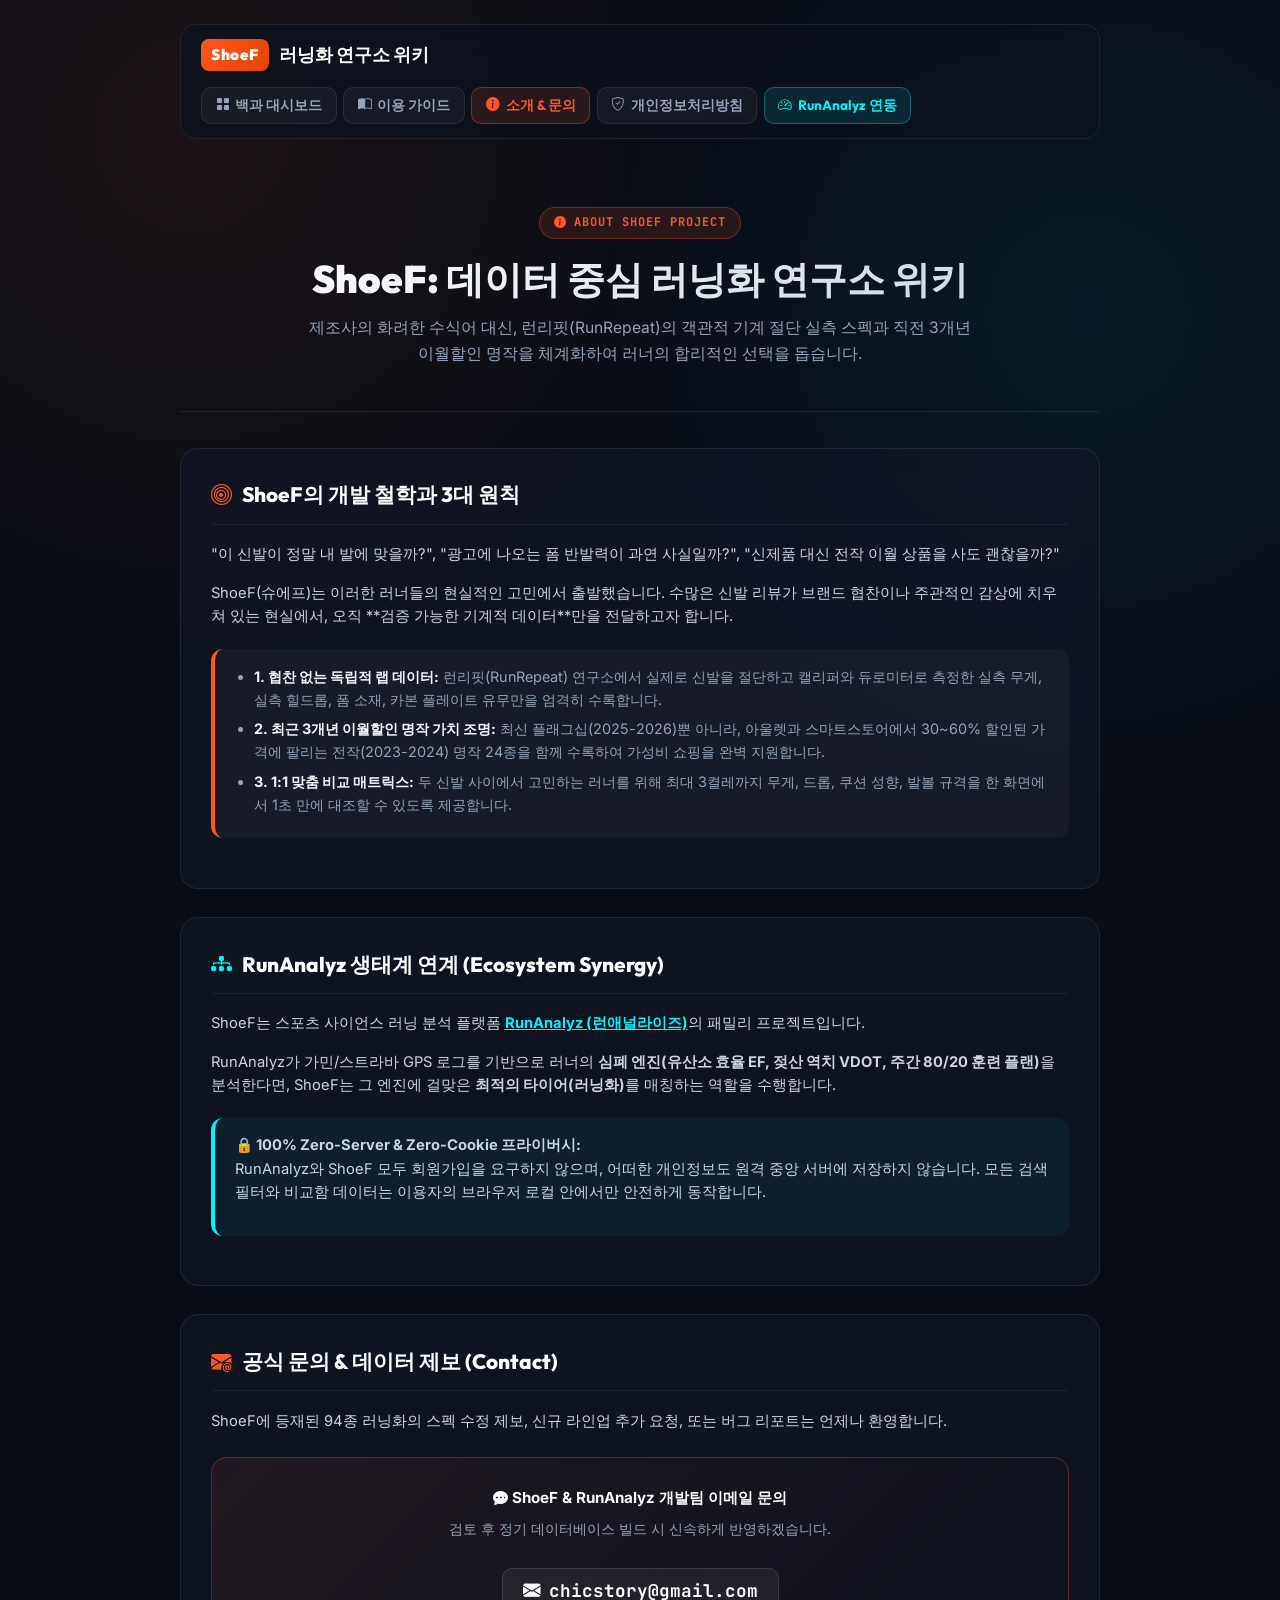
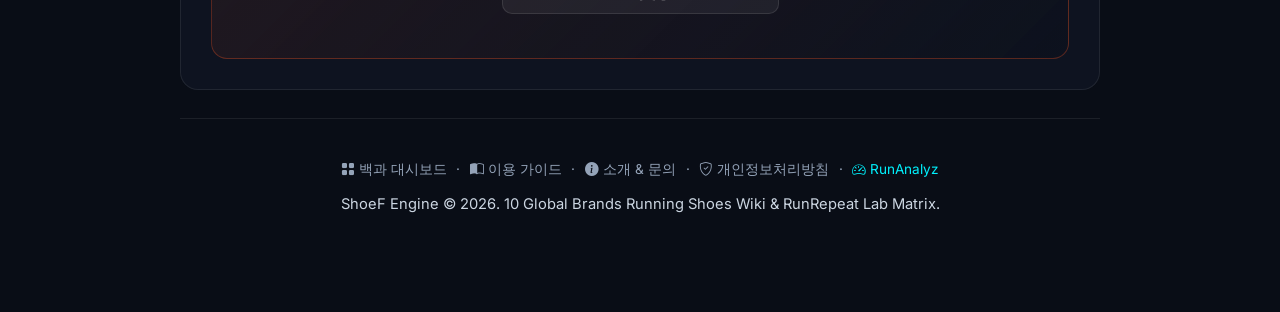
<file: about.html>
<!DOCTYPE html>
<html lang="ko">
<head>
  <!-- Google Analytics 4 (Rule Compliance) -->
  <script async src="https://www.googletagmanager.com/gtag/js?id=G-K3PFHN6VW7"></script>
  <script>
    window.dataLayer = window.dataLayer || [];
    function gtag(){dataLayer.push(arguments);}
    gtag('js', new Date());
    gtag('config', 'G-K3PFHN6VW7');
  </script>

  <meta charset="UTF-8">
  <meta name="viewport" content="width=device-width, initial-scale=1.0">
  <title>About ShoeF | 10대 브랜드 러닝화 연구소 위키 소개 &amp; 문의</title>
  
  <!-- SEO Meta Tags -->
  <meta name="description" content="광고나 협찬 없이 런리핏(RunRepeat) 독립 연구소의 정밀 기계 실측 스펙만을 기반으로 구축된 ShoeF(슈에프) 프로젝트 소개, 개발 철학 및 공식 문의 채널.">
  <meta name="keywords" content="ShoeF 소개, 러닝화 백과, 런리핏 연구소, 스포츠 사이언스, 러닝화 비교, RunAnalyz, ThePathLab">
  <meta name="author" content="ShoeF Lab">
  <meta name="robots" content="index, follow">
  <meta name="theme-color" content="#090d16">
  
  <!-- Canonical URL -->
  <link rel="canonical" href="https://shoef.runanalyz.com/about.html">

  <!-- Open Graph -->
  <meta property="og:type" content="website">
  <meta property="og:site_name" content="ShoeF 러닝화 연구소 위키">
  <meta property="og:title" content="About ShoeF | 러닝화 연구소 위키 소개 &amp; 문의">
  <meta property="og:description" content="제조사 마케팅 문구가 아닌, 100% 공인 랩 실측 데이터 기반의 러닝화 백과사전.">
  <meta property="og:image" content="https://runanalyz.com/runanalyz_app_icon.jpg">
  <meta property="og:url" content="https://shoef.runanalyz.com/about.html">

  <!-- Twitter Card -->
  <meta name="twitter:card" content="summary_large_image">
  <meta name="twitter:title" content="About ShoeF | 러닝화 연구소 위키">
  <meta name="twitter:description" content="독립적 실측 랩 스펙 기반 러닝화 백과 소개.">
  <meta name="twitter:image" content="https://runanalyz.com/runanalyz_app_icon.jpg">

  <!-- Google Fonts: Inter, Outfit, JetBrains Mono -->
  <link rel="preconnect" href="https://fonts.googleapis.com">
  <link rel="preconnect" href="https://fonts.gstatic.com" crossorigin>
  <link href="https://fonts.googleapis.com/css2?family=Inter:wght@300;400;500;600;700;800&family=Outfit:wght@400;600;700;800;900&family=JetBrains+Mono:wght@500;700&display=swap" rel="stylesheet">
  <link rel="stylesheet" href="https://cdn.jsdelivr.net/npm/bootstrap-icons@1.11.3/font/bootstrap-icons.min.css">

  <style>
    :root {
      --bg-dark: #090d16;
      --card-bg: rgba(18, 24, 38, 0.7);
      --card-border: rgba(255, 255, 255, 0.08);
      --accent-orange: #ff5722;
      --accent-cyan: #00f2fe;
      --accent-emerald: #10b981;
      --text-main: #f8fafc;
      --text-muted: #94a3b8;
    }
    * { box-sizing: border-box; margin: 0; padding: 0; }
    body {
      background-color: var(--bg-dark);
      color: var(--text-main);
      font-family: 'Inter', -apple-system, BlinkMacSystemFont, sans-serif;
      line-height: 1.6;
      min-height: 100vh;
      background-image: 
        radial-gradient(circle at 15% 15%, rgba(255, 87, 34, 0.08) 0%, transparent 40%),
        radial-gradient(circle at 85% 35%, rgba(0, 242, 254, 0.06) 0%, transparent 40%);
      background-attachment: fixed;
    }
    .wrapper { max-width: 960px; margin: 0 auto; padding: 1.5rem 1.25rem 4rem 1.25rem; }

    /* Nav */
    .top-nav {
      display: flex;
      align-items: center;
      justify-content: space-between;
      flex-wrap: wrap;
      gap: 1rem;
      padding: 0.85rem 1.25rem;
      background: rgba(13, 18, 30, 0.75);
      backdrop-filter: blur(16px);
      border: 1px solid var(--card-border);
      border-radius: 16px;
      margin-bottom: 2rem;
    }
    .brand {
      display: flex;
      align-items: center;
      gap: 0.6rem;
      text-decoration: none;
      color: #fff;
    }
    .brand-badge {
      background: linear-gradient(135deg, #ff5722, #e04400);
      color: #fff;
      font-family: 'Outfit', sans-serif;
      font-weight: 900;
      font-size: 0.95rem;
      padding: 0.25rem 0.65rem;
      border-radius: 8px;
      letter-spacing: 0.5px;
    }
    .brand-title {
      font-family: 'Outfit', sans-serif;
      font-weight: 800;
      font-size: 1.15rem;
    }
    .menu-links {
      display: flex;
      align-items: center;
      gap: 0.4rem;
      flex-wrap: wrap;
    }
    .nav-btn {
      display: inline-flex;
      align-items: center;
      gap: 0.35rem;
      padding: 0.42rem 0.85rem;
      border-radius: 10px;
      font-family: 'Outfit', sans-serif;
      font-size: 0.85rem;
      font-weight: 700;
      color: var(--text-muted);
      text-decoration: none;
      background: rgba(255, 255, 255, 0.04);
      border: 1px solid var(--card-border);
      transition: all 0.2s ease;
    }
    .nav-btn:hover {
      color: #fff;
      background: rgba(255, 255, 255, 0.1);
      border-color: rgba(255, 255, 255, 0.2);
    }
    .nav-btn.active {
      color: var(--accent-orange);
      background: rgba(255, 87, 34, 0.12);
      border-color: rgba(255, 87, 34, 0.35);
    }
    .nav-btn.runanalyz-btn {
      color: var(--accent-cyan);
      background: rgba(0, 242, 254, 0.1);
      border-color: rgba(0, 242, 254, 0.3);
    }
    .nav-btn.runanalyz-btn:hover {
      background: rgba(0, 242, 254, 0.2);
      border-color: rgba(0, 242, 254, 0.6);
      color: #fff;
    }

    /* Hero */
    .hero {
      text-align: center;
      padding: 2.25rem 1rem 2.75rem 1rem;
      border-bottom: 1px solid var(--card-border);
      margin-bottom: 2.25rem;
    }
    .hero-badge {
      display: inline-flex;
      align-items: center;
      gap: 0.4rem;
      font-family: 'JetBrains Mono', monospace;
      font-size: 0.75rem;
      font-weight: 700;
      color: var(--accent-orange);
      background: rgba(255, 87, 34, 0.12);
      border: 1px solid rgba(255, 87, 34, 0.3);
      padding: 0.35rem 0.9rem;
      border-radius: 999px;
      margin-bottom: 1rem;
      letter-spacing: 1px;
    }
    .hero-title {
      font-family: 'Outfit', sans-serif;
      font-size: 2.4rem;
      font-weight: 900;
      line-height: 1.25;
      margin-bottom: 0.75rem;
      background: linear-gradient(135deg, #ffffff 0%, #cbd5e1 100%);
      -webkit-background-clip: text;
      -webkit-text-fill-color: transparent;
    }
    .hero-desc {
      max-width: 680px;
      margin: 0 auto;
      font-size: 0.98rem;
      color: var(--text-muted);
      line-height: 1.65;
    }

    /* Cards */
    .card {
      background: var(--card-bg);
      border: 1px solid var(--card-border);
      border-radius: 18px;
      padding: 1.85rem;
      margin-bottom: 1.75rem;
      backdrop-filter: blur(12px);
    }
    .card-header {
      display: flex;
      align-items: center;
      gap: 0.65rem;
      margin-bottom: 1.15rem;
      padding-bottom: 0.75rem;
      border-bottom: 1px solid rgba(255, 255, 255, 0.06);
    }
    .card-icon { font-size: 1.3rem; color: var(--accent-orange); }
    .card-title {
      font-family: 'Outfit', sans-serif;
      font-size: 1.3rem;
      font-weight: 800;
      color: #fff;
    }
    p { margin-bottom: 0.95rem; font-size: 0.92rem; color: #cbd5e1; }
    ul { margin-left: 1.4rem; margin-bottom: 1rem; font-size: 0.9rem; color: #94a3b8; }
    li { margin-bottom: 0.4rem; }
    li strong { color: #f1f5f9; }

    .callout {
      padding: 1rem 1.25rem;
      border-radius: 12px;
      background: rgba(255, 255, 255, 0.03);
      border-left: 4px solid var(--accent-orange);
      margin: 1.25rem 0;
      font-size: 0.9rem;
    }
    .callout-cyan { border-left-color: var(--accent-cyan); background: rgba(0, 242, 254, 0.05); }

    /* Contact Box */
    .contact-box {
      background: linear-gradient(135deg, rgba(255, 87, 34, 0.08) 0%, rgba(13, 18, 30, 0.8) 100%);
      border: 1px solid rgba(255, 87, 34, 0.3);
      border-radius: 16px;
      padding: 1.75rem;
      margin-top: 1.5rem;
      text-align: center;
    }
    .contact-email {
      font-family: 'JetBrains Mono', monospace;
      font-size: 1.1rem;
      font-weight: 700;
      color: #fff;
      display: inline-flex;
      align-items: center;
      gap: 0.5rem;
      padding: 0.5rem 1.25rem;
      background: rgba(255, 255, 255, 0.06);
      border-radius: 10px;
      margin: 1rem 0;
      border: 1px solid rgba(255, 255, 255, 0.1);
      text-decoration: none;
    }
    .contact-email:hover {
      background: rgba(255, 87, 34, 0.2);
      border-color: rgba(255, 87, 34, 0.5);
      color: #ff7849;
    }

    /* Footer */
    .footer {
      text-align: center;
      padding: 2.5rem 1rem 1rem 1rem;
      border-top: 1px solid var(--card-border);
      color: var(--text-muted);
      font-size: 0.85rem;
      display: flex;
      flex-direction: column;
      gap: 0.75rem;
      align-items: center;
    }
    .footer-links {
      display: flex;
      align-items: center;
      gap: 0.6rem;
      flex-wrap: wrap;
      justify-content: center;
    }
    .footer-links a { color: var(--text-muted); text-decoration: none; transition: color 0.2s; }
    .footer-links a:hover { color: var(--accent-orange); }

    @media (max-width: 640px) {
      .hero-title { font-size: 1.8rem; }
      .card { padding: 1.25rem 1rem; }
      .top-nav { flex-direction: column; align-items: stretch; }
      .menu-links { justify-content: center; }
    }
  </style>
</head>
<body>
  <div class="wrapper">
    
    <!-- Top Navigation -->
    <nav class="top-nav">
      <a href="index.html" class="brand">
        <span class="brand-badge">ShoeF</span>
        <span class="brand-title">러닝화 연구소 위키</span>
      </a>
      <div class="menu-links">
        <a href="index.html" class="nav-btn"><i class="bi bi-grid-fill"></i> 백과 대시보드</a>
        <a href="guide.html" class="nav-btn"><i class="bi bi-book-half"></i> 이용 가이드</a>
        <a href="about.html" class="nav-btn active"><i class="bi bi-info-circle-fill"></i> 소개 &amp; 문의</a>
        <a href="privacy.html" class="nav-btn"><i class="bi bi-shield-check"></i> 개인정보처리방침</a>
        <a href="https://runanalyz.com" class="nav-btn runanalyz-btn" target="_blank" title="가민·스트라바 GPS &amp; 유산소 효율 대시보드">
          <i class="bi bi-speedometer2"></i> RunAnalyz 연동
        </a>
      </div>
    </nav>

    <!-- Hero Header -->
    <header class="hero">
      <div class="hero-badge"><i class="bi bi-info-circle-fill"></i> ABOUT SHOEF PROJECT</div>
      <h1 class="hero-title">ShoeF: 데이터 중심 러닝화 연구소 위키</h1>
      <p class="hero-desc">
        제조사의 화려한 수식어 대신, 런리핏(RunRepeat)의 객관적 기계 절단 실측 스펙과 직전 3개년 이월할인 명작을 체계화하여 러너의 합리적인 선택을 돕습니다.
      </p>
    </header>

    <!-- Philosophy -->
    <article class="card">
      <div class="card-header">
        <i class="bi bi-bullseye card-icon"></i>
        <h2 class="card-title">ShoeF의 개발 철학과 3대 원칙</h2>
      </div>
      <p>
        "이 신발이 정말 내 발에 맞을까?", "광고에 나오는 폼 반발력이 과연 사실일까?", "신제품 대신 전작 이월 상품을 사도 괜찮을까?"
      </p>
      <p>
        ShoeF(슈에프)는 이러한 러너들의 현실적인 고민에서 출발했습니다. 수많은 신발 리뷰가 브랜드 협찬이나 주관적인 감상에 치우쳐 있는 현실에서, 
        오직 **검증 가능한 기계적 데이터**만을 전달하고자 합니다.
      </p>

      <div class="callout">
        <ul style="margin: 0; padding-left: 1.2rem;">
          <li><strong>1. 협찬 없는 독립적 랩 데이터:</strong> 런리핏(RunRepeat) 연구소에서 실제로 신발을 절단하고 캘리퍼와 듀로미터로 측정한 실측 무게, 실측 힐드롭, 폼 소재, 카본 플레이트 유무만을 엄격히 수록합니다.</li>
          <li><strong>2. 최근 3개년 이월할인 명작 가치 조명:</strong> 최신 플래그십(2025-2026)뿐 아니라, 아울렛과 스마트스토어에서 30~60% 할인된 가격에 팔리는 전작(2023-2024) 명작 24종을 함께 수록하여 가성비 쇼핑을 완벽 지원합니다.</li>
          <li><strong>3. 1:1 맞춤 비교 매트릭스:</strong> 두 신발 사이에서 고민하는 러너를 위해 최대 3켤레까지 무게, 드롭, 쿠션 성향, 발볼 규격을 한 화면에서 1초 만에 대조할 수 있도록 제공합니다.</li>
        </ul>
      </div>
    </article>

    <!-- Ecosystem -->
    <article class="card">
      <div class="card-header">
        <i class="bi bi-diagram-3-fill card-icon" style="color:var(--accent-cyan);"></i>
        <h2 class="card-title">RunAnalyz 생태계 연계 (Ecosystem Synergy)</h2>
      </div>
      <p>
        ShoeF는 스포츠 사이언스 러닝 분석 플랫폼 <strong><a href="https://runanalyz.com" target="_blank" style="color:var(--accent-cyan); font-weight:700;">RunAnalyz (런애널라이즈)</a></strong>의 패밀리 프로젝트입니다.
      </p>
      <p>
        RunAnalyz가 가민/스트라바 GPS 로그를 기반으로 러너의 <strong>심폐 엔진(유산소 효율 EF, 젖산 역치 VDOT, 주간 80/20 훈련 플랜)</strong>을 분석한다면, 
        ShoeF는 그 엔진에 걸맞은 <strong>최적의 타이어(러닝화)</strong>를 매칭하는 역할을 수행합니다.
      </p>
      <div class="callout callout-cyan">
        <p>
          <strong>🔒 100% Zero-Server &amp; Zero-Cookie 프라이버시:</strong><br>
          RunAnalyz와 ShoeF 모두 회원가입을 요구하지 않으며, 어떠한 개인정보도 원격 중앙 서버에 저장하지 않습니다. 모든 검색 필터와 비교함 데이터는 이용자의 브라우저 로컬 안에서만 안전하게 동작합니다.
        </p>
      </div>
    </article>

    <!-- Contact Box -->
    <article class="card" id="contact-section">
      <div class="card-header">
        <i class="bi bi-envelope-at-fill card-icon"></i>
        <h2 class="card-title">공식 문의 &amp; 데이터 제보 (Contact)</h2>
      </div>
      <p>
        ShoeF에 등재된 94종 러닝화의 스펙 수정 제보, 신규 라인업 추가 요청, 또는 버그 리포트는 언제나 환영합니다.
      </p>

      <div class="contact-box">
        <div style="font-size: 0.95rem; font-weight: 700; color: #fff; margin-bottom: 0.5rem;">
          <i class="bi bi-chat-dots-fill text-orange"></i> ShoeF &amp; RunAnalyz 개발팀 이메일 문의
        </div>
        <p style="font-size: 0.85rem; color: var(--text-muted); margin-bottom: 0.75rem;">
          검토 후 정기 데이터베이스 빌드 시 신속하게 반영하겠습니다.
        </p>
        <a href="mailto:chicstory@gmail.com" class="contact-email">
          <i class="bi bi-envelope-fill text-orange"></i> chicstory@gmail.com
        </a>
      </div>
    </article>

    <!-- Footer -->
    <footer class="footer">
      <div class="footer-links">
        <a href="index.html"><i class="bi bi-grid-fill text-orange"></i> 백과 대시보드</a>
        <span>&middot;</span>
        <a href="guide.html"><i class="bi bi-book-half"></i> 이용 가이드</a>
        <span>&middot;</span>
        <a href="about.html"><i class="bi bi-info-circle-fill"></i> 소개 &amp; 문의</a>
        <span>&middot;</span>
        <a href="privacy.html"><i class="bi bi-shield-check"></i> 개인정보처리방침</a>
        <span>&middot;</span>
        <a href="https://runanalyz.com" target="_blank" style="color:var(--accent-cyan);"><i class="bi bi-speedometer2"></i> RunAnalyz</a>
      </div>
      <p>ShoeF Engine &copy; 2026. 10 Global Brands Running Shoes Wiki &amp; RunRepeat Lab Matrix.</p>
    </footer>

  </div>
</body>
</html>
</file>
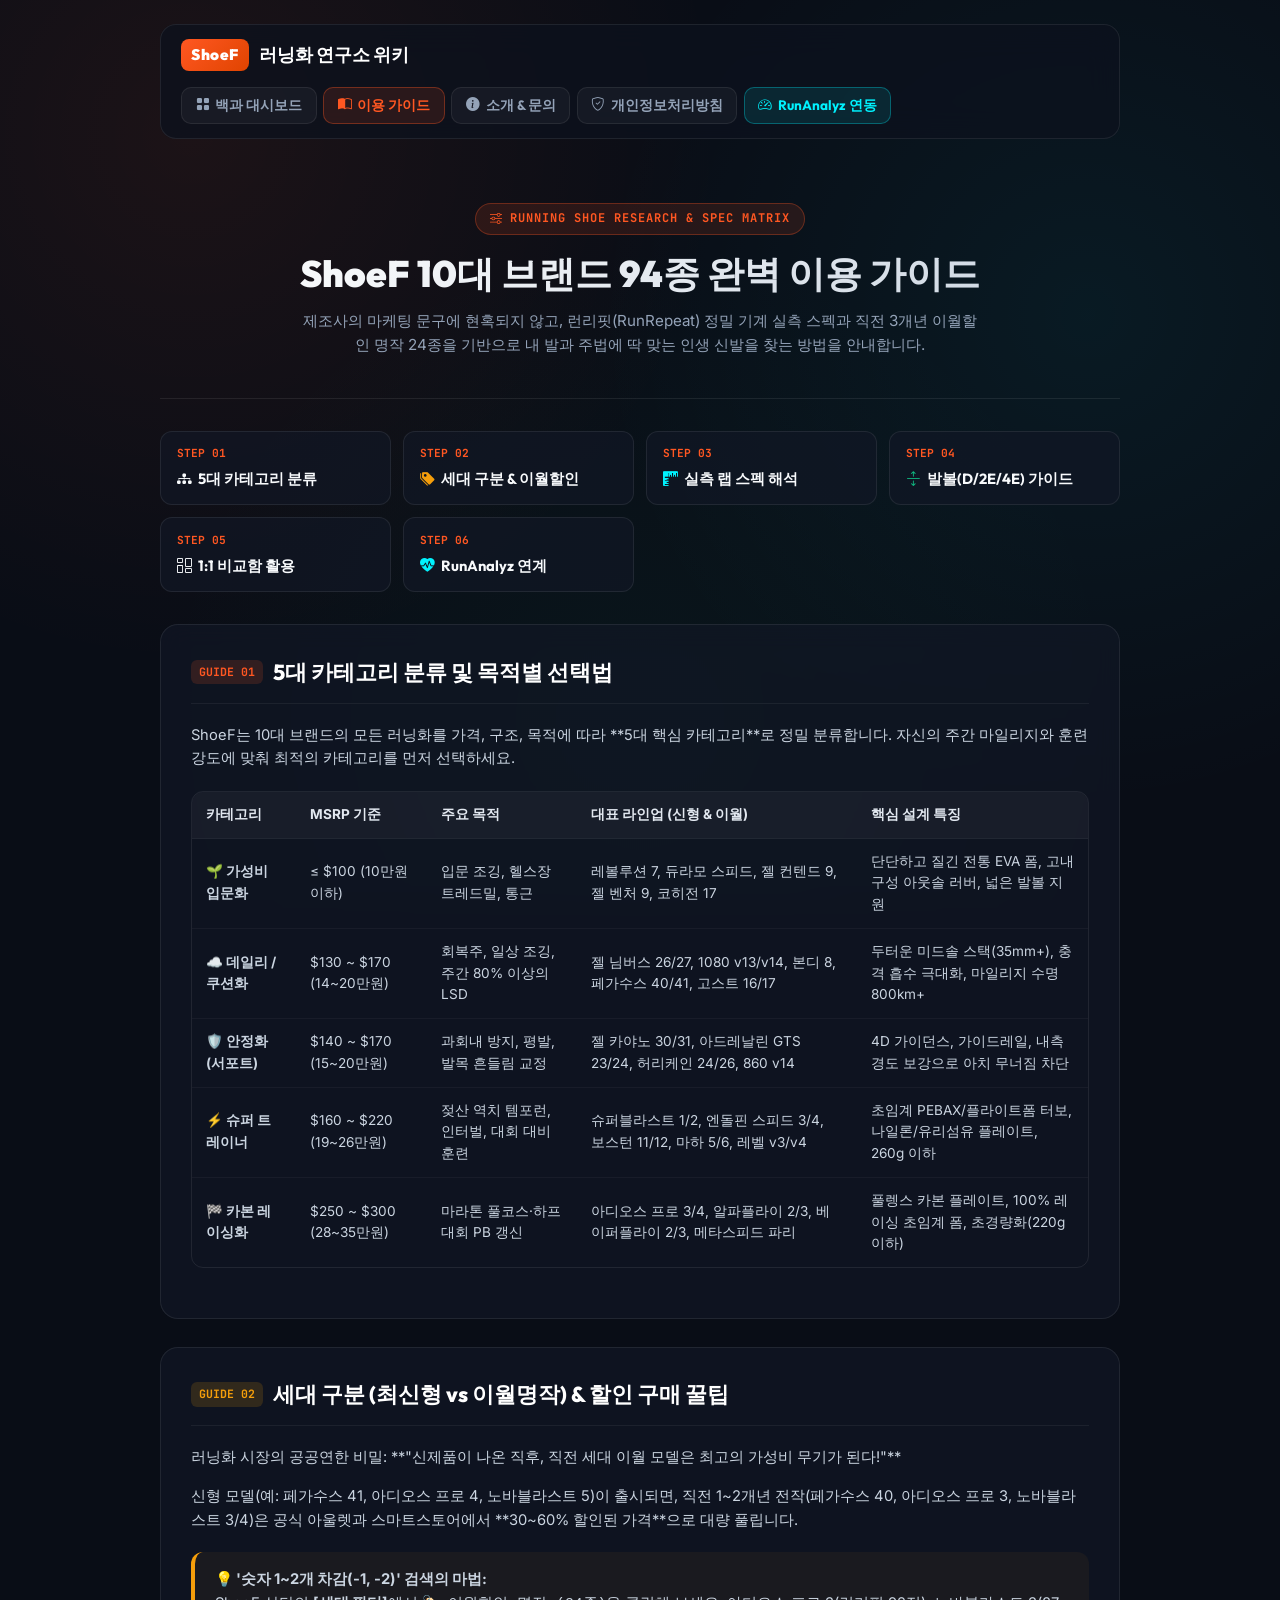
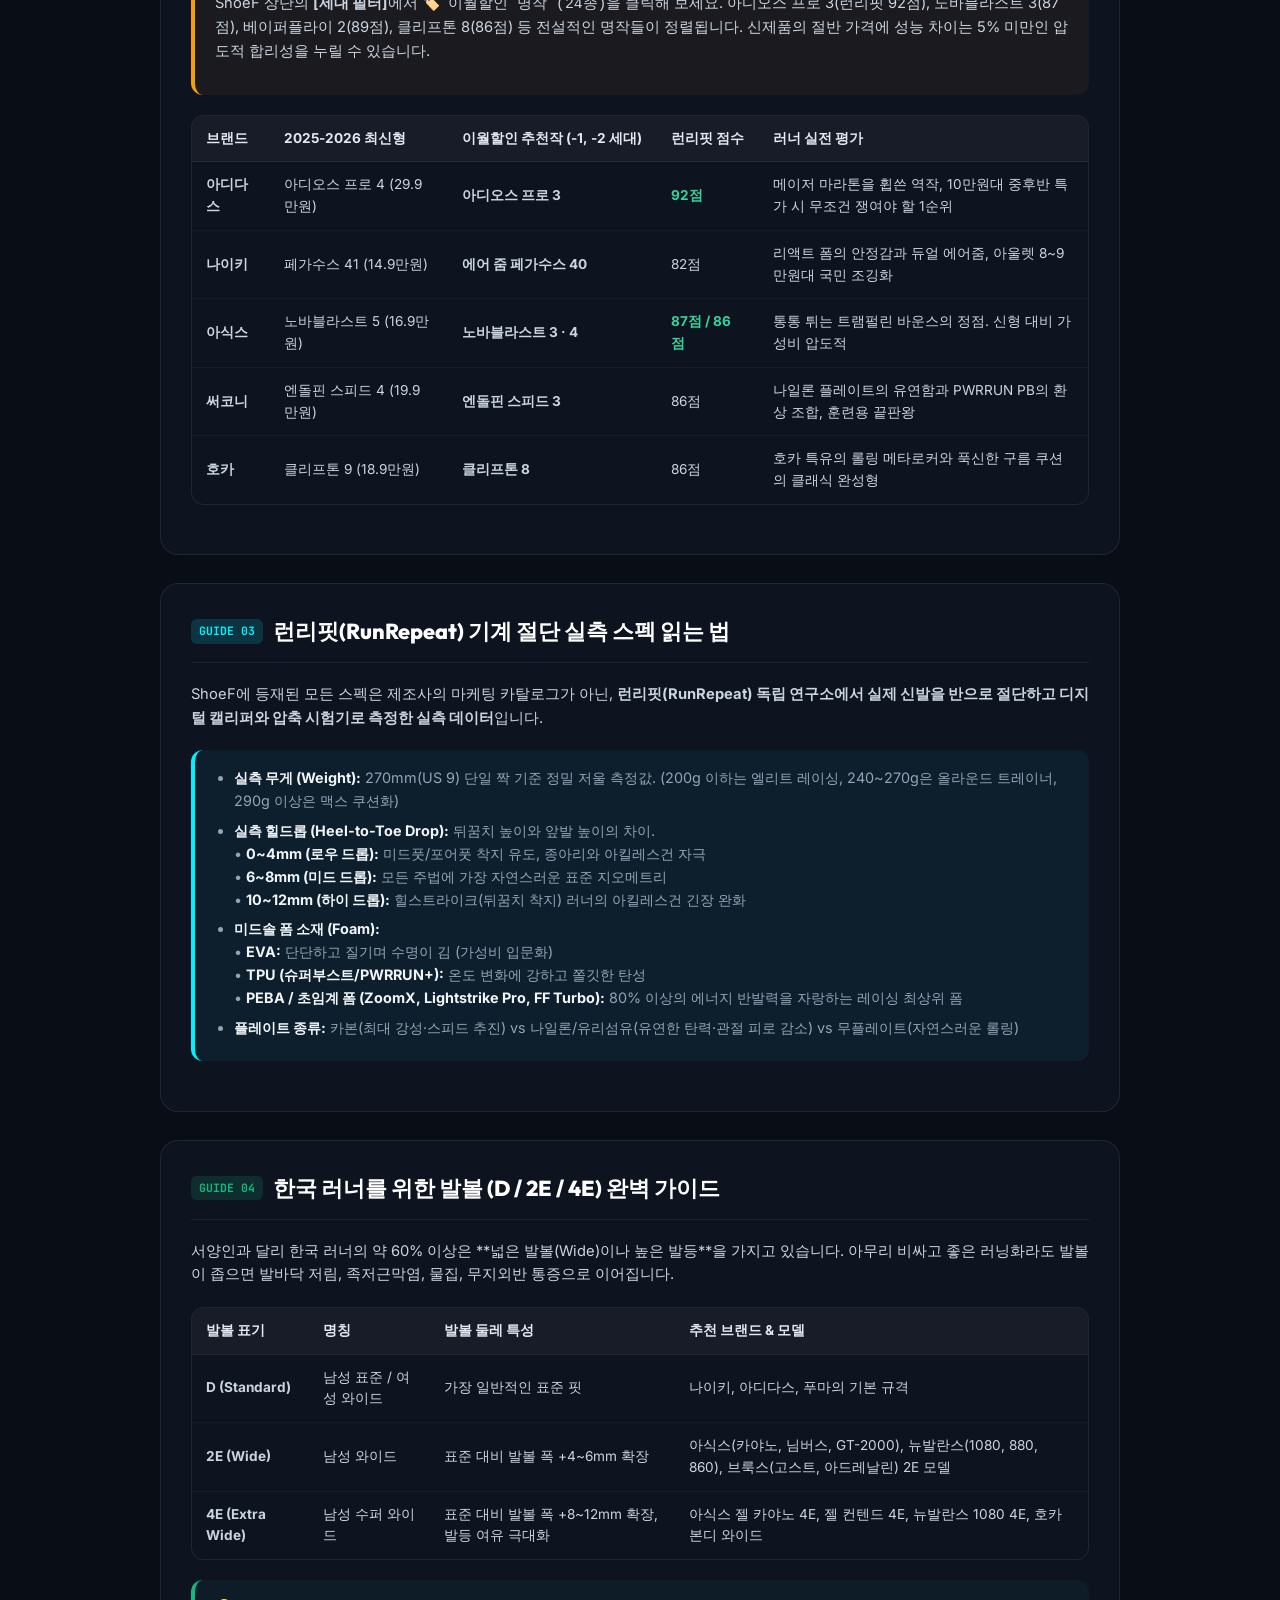
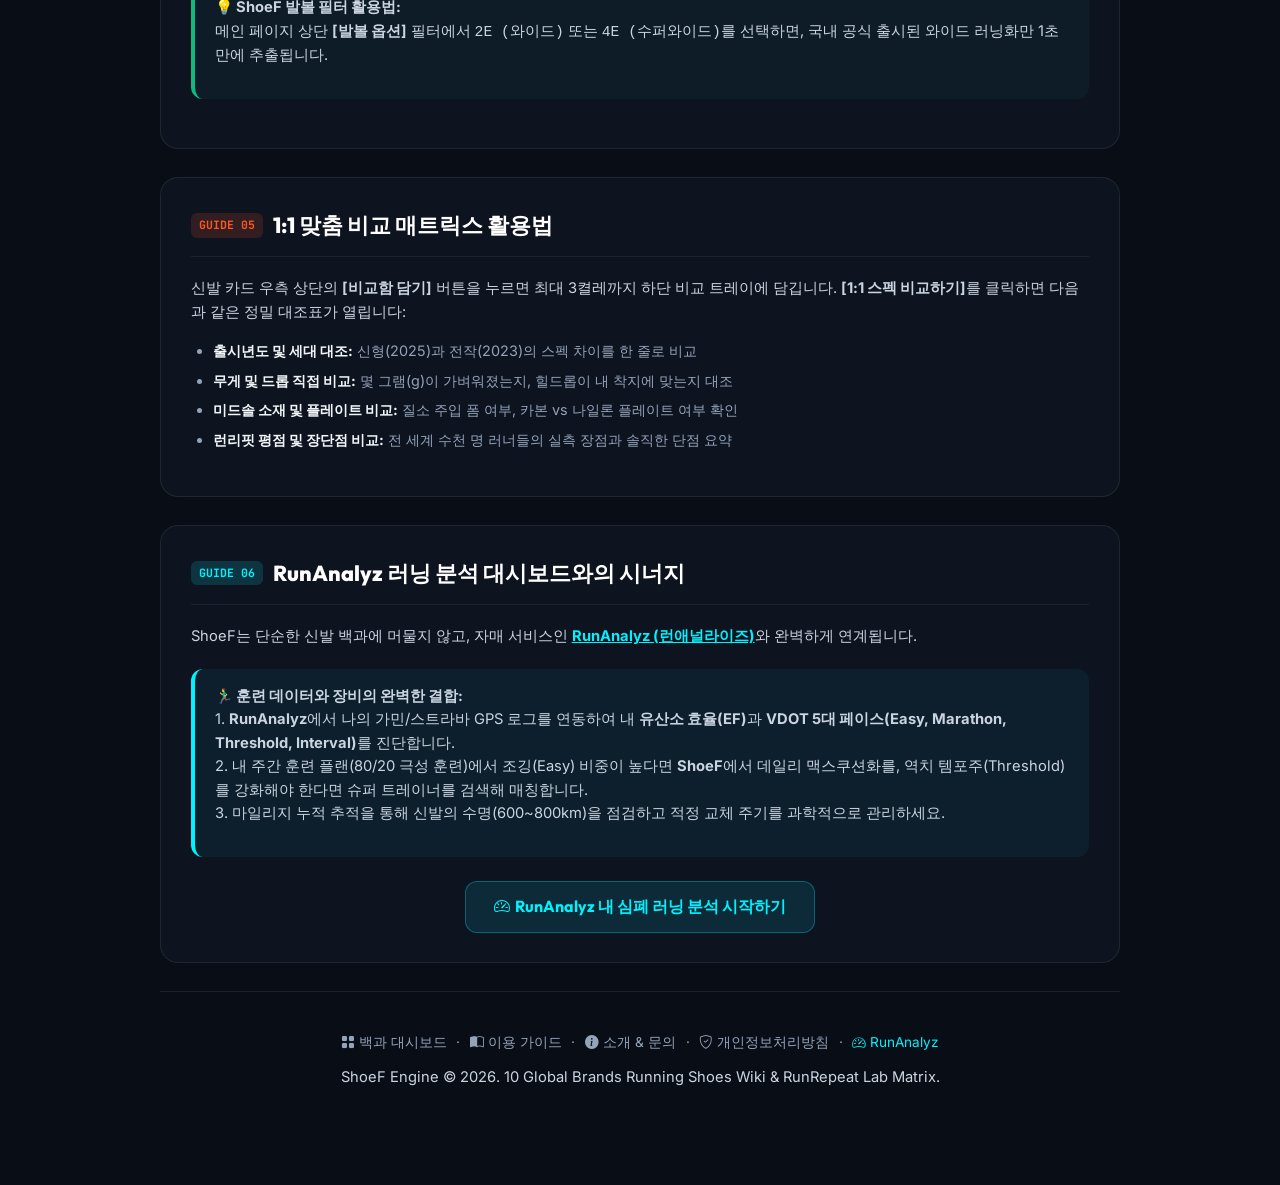
<file: guide.html>
<!DOCTYPE html>
<html lang="ko">
<head>
  <!-- Google Analytics 4 (Rule Compliance) -->
  <script async src="https://www.googletagmanager.com/gtag/js?id=G-K3PFHN6VW7"></script>
  <script>
    window.dataLayer = window.dataLayer || [];
    function gtag(){dataLayer.push(arguments);}
    gtag('js', new Date());
    gtag('config', 'G-K3PFHN6VW7');
  </script>

  <meta charset="UTF-8">
  <meta name="viewport" content="width=device-width, initial-scale=1.0">
  <title>ShoeF 이용 가이드 | 10대 브랜드 94종 러닝화 스펙 &amp; 1:1 비교 백과사전</title>
  
  <!-- SEO Meta Tags -->
  <meta name="description" content="글로벌 10대 브랜드 94종 러닝화의 5대 카테고리 분류, 런리핏(RunRepeat) 기계 절단 실측 스펙 해석법, 직전 3개년 이월할인 명작 고르는 꿀팁 및 1:1 비교 매트릭스 활용 가이드.">
  <meta name="keywords" content="러닝화 가이드, 러닝화 추천, 10대 브랜드 러닝화, 카본화 비교, 슈퍼트레이너, 안정화, 쿠션화, 런리핏 실측, 이월 러닝화 할인, ShoeF, RunAnalyz">
  <meta name="author" content="ShoeF Lab">
  <meta name="robots" content="index, follow">
  <meta name="theme-color" content="#090d16">
  
  <!-- Canonical URL -->
  <link rel="canonical" href="https://shoef.runanalyz.com/guide.html">

  <!-- Open Graph -->
  <meta property="og:type" content="article">
  <meta property="og:site_name" content="ShoeF 러닝화 연구소 위키">
  <meta property="og:title" content="ShoeF 러닝화 연구소 완벽 이용 가이드">
  <meta property="og:description" content="10대 브랜드 94종 실측 스펙, 5대 카테고리, 이월할인 명작 발굴법 및 1:1 비교 매트릭스 활용법.">
  <meta property="og:image" content="https://runanalyz.com/runanalyz_app_icon.jpg">
  <meta property="og:url" content="https://shoef.runanalyz.com/guide.html">

  <!-- Twitter Card -->
  <meta name="twitter:card" content="summary_large_image">
  <meta name="twitter:title" content="ShoeF 러닝화 연구소 완벽 이용 가이드">
  <meta name="twitter:description" content="러너를 위한 올인원 러닝화 백과 &amp; 1:1 비교 가이드.">
  <meta name="twitter:image" content="https://runanalyz.com/runanalyz_app_icon.jpg">

  <!-- Google Fonts: Inter, Outfit, JetBrains Mono -->
  <link rel="preconnect" href="https://fonts.googleapis.com">
  <link rel="preconnect" href="https://fonts.gstatic.com" crossorigin>
  <link href="https://fonts.googleapis.com/css2?family=Inter:wght@300;400;500;600;700;800&family=Outfit:wght@400;600;700;800;900&family=JetBrains+Mono:wght@500;700&display=swap" rel="stylesheet">
  <link rel="stylesheet" href="https://cdn.jsdelivr.net/npm/bootstrap-icons@1.11.3/font/bootstrap-icons.min.css">

  <style>
    :root {
      --bg-dark: #090d16;
      --card-bg: rgba(18, 24, 38, 0.7);
      --card-border: rgba(255, 255, 255, 0.08);
      --accent-orange: #ff5722;
      --accent-cyan: #00f2fe;
      --accent-emerald: #10b981;
      --accent-amber: #f59e0b;
      --text-main: #f8fafc;
      --text-muted: #94a3b8;
    }
    * { box-sizing: border-box; margin: 0; padding: 0; }
    body {
      background-color: var(--bg-dark);
      color: var(--text-main);
      font-family: 'Inter', -apple-system, BlinkMacSystemFont, sans-serif;
      line-height: 1.6;
      min-height: 100vh;
      background-image: 
        radial-gradient(circle at 15% 15%, rgba(255, 87, 34, 0.08) 0%, transparent 40%),
        radial-gradient(circle at 85% 35%, rgba(0, 242, 254, 0.06) 0%, transparent 40%),
        radial-gradient(circle at 50% 80%, rgba(16, 185, 129, 0.05) 0%, transparent 50%);
      background-attachment: fixed;
    }
    .wrapper { max-width: 1000px; margin: 0 auto; padding: 1.5rem 1.25rem 4rem 1.25rem; }

    /* Nav */
    .top-nav {
      display: flex;
      align-items: center;
      justify-content: space-between;
      flex-wrap: wrap;
      gap: 1rem;
      padding: 0.85rem 1.25rem;
      background: rgba(13, 18, 30, 0.75);
      backdrop-filter: blur(16px);
      border: 1px solid var(--card-border);
      border-radius: 16px;
      margin-bottom: 2rem;
    }
    .brand {
      display: flex;
      align-items: center;
      gap: 0.6rem;
      text-decoration: none;
      color: #fff;
    }
    .brand-badge {
      background: linear-gradient(135deg, #ff5722, #e04400);
      color: #fff;
      font-family: 'Outfit', sans-serif;
      font-weight: 900;
      font-size: 0.95rem;
      padding: 0.25rem 0.65rem;
      border-radius: 8px;
      letter-spacing: 0.5px;
    }
    .brand-title {
      font-family: 'Outfit', sans-serif;
      font-weight: 800;
      font-size: 1.15rem;
    }
    .menu-links {
      display: flex;
      align-items: center;
      gap: 0.4rem;
      flex-wrap: wrap;
    }
    .nav-btn {
      display: inline-flex;
      align-items: center;
      gap: 0.35rem;
      padding: 0.42rem 0.85rem;
      border-radius: 10px;
      font-family: 'Outfit', sans-serif;
      font-size: 0.85rem;
      font-weight: 700;
      color: var(--text-muted);
      text-decoration: none;
      background: rgba(255, 255, 255, 0.04);
      border: 1px solid var(--card-border);
      transition: all 0.2s ease;
    }
    .nav-btn:hover {
      color: #fff;
      background: rgba(255, 255, 255, 0.1);
      border-color: rgba(255, 255, 255, 0.2);
    }
    .nav-btn.active {
      color: var(--accent-orange);
      background: rgba(255, 87, 34, 0.12);
      border-color: rgba(255, 87, 34, 0.35);
    }
    .nav-btn.runanalyz-btn {
      color: var(--accent-cyan);
      background: rgba(0, 242, 254, 0.1);
      border-color: rgba(0, 242, 254, 0.3);
    }
    .nav-btn.runanalyz-btn:hover {
      background: rgba(0, 242, 254, 0.2);
      border-color: rgba(0, 242, 254, 0.6);
      color: #fff;
    }

    /* Hero */
    .hero {
      text-align: center;
      padding: 2rem 1rem 2.5rem 1rem;
      border-bottom: 1px solid var(--card-border);
      margin-bottom: 2rem;
    }
    .hero-badge {
      display: inline-flex;
      align-items: center;
      gap: 0.4rem;
      font-family: 'JetBrains Mono', monospace;
      font-size: 0.75rem;
      font-weight: 700;
      color: var(--accent-orange);
      background: rgba(255, 87, 34, 0.12);
      border: 1px solid rgba(255, 87, 34, 0.3);
      padding: 0.35rem 0.9rem;
      border-radius: 999px;
      margin-bottom: 1rem;
      letter-spacing: 1px;
    }
    .hero-title {
      font-family: 'Outfit', sans-serif;
      font-size: 2.3rem;
      font-weight: 900;
      line-height: 1.25;
      margin-bottom: 0.75rem;
      background: linear-gradient(135deg, #ffffff 0%, #cbd5e1 100%);
      -webkit-background-clip: text;
      -webkit-text-fill-color: transparent;
    }
    .hero-desc {
      max-width: 680px;
      margin: 0 auto;
      font-size: 0.95rem;
      color: var(--text-muted);
      line-height: 1.6;
    }

    /* Quick jump grid */
    .quick-grid {
      display: grid;
      grid-template-columns: repeat(auto-fit, minmax(200px, 1fr));
      gap: 0.75rem;
      margin-bottom: 2rem;
    }
    .quick-card {
      background: var(--card-bg);
      border: 1px solid var(--card-border);
      border-radius: 12px;
      padding: 0.85rem 1rem;
      text-decoration: none;
      color: var(--text-main);
      display: flex;
      flex-direction: column;
      gap: 0.25rem;
      transition: all 0.2s ease;
    }
    .quick-card:hover {
      transform: translateY(-2px);
      border-color: rgba(255, 87, 34, 0.4);
      background: rgba(26, 34, 52, 0.8);
    }
    .quick-tag {
      font-family: 'JetBrains Mono', monospace;
      font-size: 0.7rem;
      font-weight: 700;
      color: var(--accent-orange);
    }
    .quick-name {
      font-family: 'Outfit', sans-serif;
      font-size: 0.92rem;
      font-weight: 700;
      display: flex;
      align-items: center;
      gap: 0.4rem;
    }

    /* Cards */
    .card {
      background: var(--card-bg);
      border: 1px solid var(--card-border);
      border-radius: 18px;
      padding: 1.85rem;
      margin-bottom: 1.75rem;
      backdrop-filter: blur(12px);
    }
    .card-header {
      display: flex;
      align-items: center;
      gap: 0.65rem;
      margin-bottom: 1.25rem;
      padding-bottom: 0.85rem;
      border-bottom: 1px solid rgba(255, 255, 255, 0.06);
    }
    .card-badge {
      font-family: 'JetBrains Mono', monospace;
      font-size: 0.72rem;
      font-weight: 700;
      padding: 3px 8px;
      border-radius: 6px;
      background: rgba(255, 87, 34, 0.15);
      color: var(--accent-orange);
    }
    .card-title {
      font-family: 'Outfit', sans-serif;
      font-size: 1.35rem;
      font-weight: 800;
      color: #fff;
    }
    p { margin-bottom: 0.95rem; font-size: 0.92rem; color: #cbd5e1; }
    ul, ol { margin-left: 1.4rem; margin-bottom: 1rem; font-size: 0.9rem; color: #94a3b8; }
    li { margin-bottom: 0.4rem; }
    li strong { color: #f1f5f9; }

    /* Callouts */
    .callout {
      padding: 1rem 1.25rem;
      border-radius: 12px;
      background: rgba(255, 255, 255, 0.03);
      border-left: 4px solid var(--accent-orange);
      margin: 1.25rem 0;
      font-size: 0.9rem;
    }
    .callout-emerald { border-left-color: var(--accent-emerald); background: rgba(16, 185, 129, 0.05); }
    .callout-cyan { border-left-color: var(--accent-cyan); background: rgba(0, 242, 254, 0.05); }
    .callout-amber { border-left-color: var(--accent-amber); background: rgba(245, 158, 11, 0.05); }

    /* Tables */
    .table-box { width: 100%; overflow-x: auto; margin: 1.25rem 0; border-radius: 12px; border: 1px solid var(--card-border); }
    table { width: 100%; border-collapse: collapse; text-align: left; font-size: 0.85rem; }
    th { background: rgba(255, 255, 255, 0.04); padding: 0.75rem 0.9rem; font-weight: 700; color: #e2e8f0; border-bottom: 1px solid var(--card-border); white-space: nowrap; }
    td { padding: 0.75rem 0.9rem; border-bottom: 1px solid rgba(255, 255, 255, 0.04); color: #cbd5e1; }
    tr:last-child td { border-bottom: none; }

    /* Footer */
    .footer {
      text-align: center;
      padding: 2.5rem 1rem 1rem 1rem;
      border-top: 1px solid var(--card-border);
      color: var(--text-muted);
      font-size: 0.85rem;
      display: flex;
      flex-direction: column;
      gap: 0.75rem;
      align-items: center;
    }
    .footer-links {
      display: flex;
      align-items: center;
      gap: 0.6rem;
      flex-wrap: wrap;
      justify-content: center;
    }
    .footer-links a { color: var(--text-muted); text-decoration: none; transition: color 0.2s; }
    .footer-links a:hover { color: var(--accent-orange); }

    @media (max-width: 640px) {
      .hero-title { font-size: 1.8rem; }
      .card { padding: 1.25rem 1rem; }
      .top-nav { flex-direction: column; align-items: stretch; }
      .menu-links { justify-content: center; }
    }
  </style>
</head>
<body>
  <div class="wrapper">
    
    <!-- Top Navigation -->
    <nav class="top-nav">
      <a href="index.html" class="brand">
        <span class="brand-badge">ShoeF</span>
        <span class="brand-title">러닝화 연구소 위키</span>
      </a>
      <div class="menu-links">
        <a href="index.html" class="nav-btn"><i class="bi bi-grid-fill"></i> 백과 대시보드</a>
        <a href="guide.html" class="nav-btn active"><i class="bi bi-book-half"></i> 이용 가이드</a>
        <a href="about.html" class="nav-btn"><i class="bi bi-info-circle-fill"></i> 소개 &amp; 문의</a>
        <a href="privacy.html" class="nav-btn"><i class="bi bi-shield-check"></i> 개인정보처리방침</a>
        <a href="https://runanalyz.com" class="nav-btn runanalyz-btn" target="_blank" title="가민·스트라바 GPS &amp; 유산소 효율 대시보드">
          <i class="bi bi-speedometer2"></i> RunAnalyz 연동
        </a>
      </div>
    </nav>

    <!-- Hero Header -->
    <header class="hero">
      <div class="hero-badge"><i class="bi bi-sliders"></i> RUNNING SHOE RESEARCH &amp; SPEC MATRIX</div>
      <h1 class="hero-title">ShoeF 10대 브랜드 94종 완벽 이용 가이드</h1>
      <p class="hero-desc">
        제조사의 마케팅 문구에 현혹되지 않고, 런리핏(RunRepeat) 정밀 기계 실측 스펙과 직전 3개년 이월할인 명작 24종을 기반으로 내 발과 주법에 딱 맞는 인생 신발을 찾는 방법을 안내합니다.
      </p>
    </header>

    <!-- Quick Jump Grid -->
    <div class="quick-grid">
      <a href="#guide-categories" class="quick-card">
        <span class="quick-tag">STEP 01</span>
        <span class="quick-name"><i class="bi bi-diagram-3-fill text-orange"></i> 5대 카테고리 분류</span>
      </a>
      <a href="#guide-generations" class="quick-card">
        <span class="quick-tag">STEP 02</span>
        <span class="quick-name"><i class="bi bi-tags-fill" style="color:var(--accent-amber);"></i> 세대 구분 &amp; 이월할인</span>
      </a>
      <a href="#guide-specs" class="quick-card">
        <span class="quick-tag">STEP 03</span>
        <span class="quick-name"><i class="bi bi-rulers" style="color:var(--accent-cyan);"></i> 실측 랩 스펙 해석</span>
      </a>
      <a href="#guide-widths" class="quick-card">
        <span class="quick-tag">STEP 04</span>
        <span class="quick-name"><i class="bi bi-arrows-expand" style="color:var(--accent-emerald);"></i> 발볼(D/2E/4E) 가이드</span>
      </a>
      <a href="#guide-compare" class="quick-card">
        <span class="quick-tag">STEP 05</span>
        <span class="quick-name"><i class="bi bi-columns-gap text-orange"></i> 1:1 비교함 활용</span>
      </a>
      <a href="#guide-synergy" class="quick-card">
        <span class="quick-tag">STEP 06</span>
        <span class="quick-name"><i class="bi bi-heart-pulse-fill" style="color:var(--accent-cyan);"></i> RunAnalyz 연계</span>
      </a>
    </div>

    <!-- Section 1: 5대 카테고리 -->
    <article class="card" id="guide-categories">
      <div class="card-header">
        <span class="card-badge">GUIDE 01</span>
        <h2 class="card-title">5대 카테고리 분류 및 목적별 선택법</h2>
      </div>
      <p>
        ShoeF는 10대 브랜드의 모든 러닝화를 가격, 구조, 목적에 따라 **5대 핵심 카테고리**로 정밀 분류합니다. 
        자신의 주간 마일리지와 훈련 강도에 맞춰 최적의 카테고리를 먼저 선택하세요.
      </p>

      <div class="table-box">
        <table>
          <thead>
            <tr>
              <th>카테고리</th>
              <th>MSRP 기준</th>
              <th>주요 목적</th>
              <th>대표 라인업 (신형 &amp; 이월)</th>
              <th>핵심 설계 특징</th>
            </tr>
          </thead>
          <tbody>
            <tr>
              <td><strong>🌱 가성비 입문화</strong></td>
              <td>&le; $100 (10만원 이하)</td>
              <td>입문 조깅, 헬스장 트레드밀, 통근</td>
              <td>레볼루션 7, 듀라모 스피드, 젤 컨텐드 9, 젤 벤처 9, 코히전 17</td>
              <td>단단하고 질긴 전통 EVA 폼, 고내구성 아웃솔 러버, 넓은 발볼 지원</td>
            </tr>
            <tr>
              <td><strong>☁️ 데일리 / 쿠션화</strong></td>
              <td>$130 ~ $170 (14~20만원)</td>
              <td>회복주, 일상 조깅, 주간 80% 이상의 LSD</td>
              <td>젤 님버스 26/27, 1080 v13/v14, 본디 8, 페가수스 40/41, 고스트 16/17</td>
              <td>두터운 미드솔 스택(35mm+), 충격 흡수 극대화, 마일리지 수명 800km+</td>
            </tr>
            <tr>
              <td><strong>🛡️ 안정화 (서포트)</strong></td>
              <td>$140 ~ $170 (15~20만원)</td>
              <td>과회내 방지, 평발, 발목 흔들림 교정</td>
              <td>젤 카야노 30/31, 아드레날린 GTS 23/24, 허리케인 24/26, 860 v14</td>
              <td>4D 가이던스, 가이드레일, 내측 경도 보강으로 아치 무너짐 차단</td>
            </tr>
            <tr>
              <td><strong>⚡ 슈퍼 트레이너</strong></td>
              <td>$160 ~ $220 (19~26만원)</td>
              <td>젖산 역치 템포런, 인터벌, 대회 대비 훈련</td>
              <td>슈퍼블라스트 1/2, 엔돌핀 스피드 3/4, 보스턴 11/12, 마하 5/6, 레벨 v3/v4</td>
              <td>초임계 PEBAX/플라이트폼 터보, 나일론/유리섬유 플레이트, 260g 이하</td>
            </tr>
            <tr>
              <td><strong>🏁 카본 레이싱화</strong></td>
              <td>$250 ~ $300 (28~35만원)</td>
              <td>마라톤 풀코스·하프 대회 PB 갱신</td>
              <td>아디오스 프로 3/4, 알파플라이 2/3, 베이퍼플라이 2/3, 메타스피드 파리</td>
              <td>풀렝스 카본 플레이트, 100% 레이싱 초임계 폼, 초경량화(220g 이하)</td>
            </tr>
          </tbody>
        </table>
      </div>
    </article>

    <!-- Section 2: 세대 구분 및 이월할인 명작 -->
    <article class="card" id="guide-generations">
      <div class="card-header">
        <span class="card-badge" style="background:rgba(245,158,11,0.15); color:var(--accent-amber);">GUIDE 02</span>
        <h2 class="card-title">세대 구분 (최신형 vs 이월명작) &amp; 할인 구매 꿀팁</h2>
      </div>
      <p>
        러닝화 시장의 공공연한 비밀: **"신제품이 나온 직후, 직전 세대 이월 모델은 최고의 가성비 무기가 된다!"**
      </p>
      <p>
        신형 모델(예: 페가수스 41, 아디오스 프로 4, 노바블라스트 5)이 출시되면, 직전 1~2개년 전작(페가수스 40, 아디오스 프로 3, 노바블라스트 3/4)은 
        공식 아울렛과 스마트스토어에서 **30~60% 할인된 가격**으로 대량 풀립니다.
      </p>

      <div class="callout callout-amber">
        <p>
          <strong>💡 '숫자 1~2개 차감(-1, -2)' 검색의 마법:</strong><br>
          ShoeF 상단의 <strong>[세대 필터]</strong>에서 <code>🏷️ 이월할인 명작 (24종)</code>을 클릭해 보세요. 
          아디오스 프로 3(런리핏 92점), 노바블라스트 3(87점), 베이퍼플라이 2(89점), 클리프톤 8(86점) 등 전설적인 명작들이 정렬됩니다. 
          신제품의 절반 가격에 성능 차이는 5% 미만인 압도적 합리성을 누릴 수 있습니다.
        </p>
      </div>

      <div class="table-box">
        <table>
          <thead>
            <tr>
              <th>브랜드</th>
              <th>2025-2026 최신형</th>
              <th>이월할인 추천작 (-1, -2 세대)</th>
              <th>런리핏 점수</th>
              <th>러너 실전 평가</th>
            </tr>
          </thead>
          <tbody>
            <tr>
              <td><strong>아디다스</strong></td>
              <td>아디오스 프로 4 (29.9만원)</td>
              <td><strong>아디오스 프로 3</strong></td>
              <td><span style="color:#34d399; font-weight:700;">92점</span></td>
              <td>메이저 마라톤을 휩쓴 역작, 10만원대 중후반 특가 시 무조건 쟁여야 할 1순위</td>
            </tr>
            <tr>
              <td><strong>나이키</strong></td>
              <td>페가수스 41 (14.9만원)</td>
              <td><strong>에어 줌 페가수스 40</strong></td>
              <td>82점</td>
              <td>리액트 폼의 안정감과 듀얼 에어줌, 아울렛 8~9만원대 국민 조깅화</td>
            </tr>
            <tr>
              <td><strong>아식스</strong></td>
              <td>노바블라스트 5 (16.9만원)</td>
              <td><strong>노바블라스트 3 &middot; 4</strong></td>
              <td><span style="color:#34d399; font-weight:700;">87점 / 86점</span></td>
              <td>통통 튀는 트램펄린 바운스의 정점. 신형 대비 가성비 압도적</td>
            </tr>
            <tr>
              <td><strong>써코니</strong></td>
              <td>엔돌핀 스피드 4 (19.9만원)</td>
              <td><strong>엔돌핀 스피드 3</strong></td>
              <td>86점</td>
              <td>나일론 플레이트의 유연함과 PWRRUN PB의 환상 조합, 훈련용 끝판왕</td>
            </tr>
            <tr>
              <td><strong>호카</strong></td>
              <td>클리프톤 9 (18.9만원)</td>
              <td><strong>클리프톤 8</strong></td>
              <td>86점</td>
              <td>호카 특유의 롤링 메타로커와 푹신한 구름 쿠션의 클래식 완성형</td>
            </tr>
          </tbody>
        </table>
      </div>
    </article>

    <!-- Section 3: 런리핏 실측 랩 스펙 -->
    <article class="card" id="guide-specs">
      <div class="card-header">
        <span class="card-badge" style="background:rgba(0,242,254,0.15); color:var(--accent-cyan);">GUIDE 03</span>
        <h2 class="card-title">런리핏(RunRepeat) 기계 절단 실측 스펙 읽는 법</h2>
      </div>
      <p>
        ShoeF에 등재된 모든 스펙은 제조사의 마케팅 카탈로그가 아닌, 
        <strong>런리핏(RunRepeat) 독립 연구소에서 실제 신발을 반으로 절단하고 디지털 캘리퍼와 압축 시험기로 측정한 실측 데이터</strong>입니다.
      </p>

      <div class="callout callout-cyan">
        <ul style="margin: 0; padding-left: 1.2rem;">
          <li><strong>실측 무게 (Weight):</strong> 270mm(US 9) 단일 짝 기준 정밀 저울 측정값. (200g 이하는 엘리트 레이싱, 240~270g은 올라운드 트레이너, 290g 이상은 맥스 쿠션화)</li>
          <li><strong>실측 힐드롭 (Heel-to-Toe Drop):</strong> 뒤꿈치 높이와 앞발 높이의 차이. 
            <br>&bull; <strong>0~4mm (로우 드롭):</strong> 미드풋/포어풋 착지 유도, 종아리와 아킬레스건 자극
            <br>&bull; <strong>6~8mm (미드 드롭):</strong> 모든 주법에 가장 자연스러운 표준 지오메트리
            <br>&bull; <strong>10~12mm (하이 드롭):</strong> 힐스트라이크(뒤꿈치 착지) 러너의 아킬레스건 긴장 완화</li>
          <li><strong>미드솔 폼 소재 (Foam):</strong> 
            <br>&bull; <strong>EVA:</strong> 단단하고 질기며 수명이 김 (가성비 입문화)
            <br>&bull; <strong>TPU (슈퍼부스트/PWRRUN+):</strong> 온도 변화에 강하고 쫄깃한 탄성
            <br>&bull; <strong>PEBA / 초임계 폼 (ZoomX, Lightstrike Pro, FF Turbo):</strong> 80% 이상의 에너지 반발력을 자랑하는 레이싱 최상위 폼</li>
          <li><strong>플레이트 종류:</strong> 카본(최대 강성·스피드 추진) vs 나일론/유리섬유(유연한 탄력·관절 피로 감소) vs 무플레이트(자연스러운 롤링)</li>
        </ul>
      </div>
    </article>

    <!-- Section 4: 발볼 가이드 -->
    <article class="card" id="guide-widths">
      <div class="card-header">
        <span class="card-badge" style="background:rgba(16,185,129,0.15); color:var(--accent-emerald);">GUIDE 04</span>
        <h2 class="card-title">한국 러너를 위한 발볼 (D / 2E / 4E) 완벽 가이드</h2>
      </div>
      <p>
        서양인과 달리 한국 러너의 약 60% 이상은 **넓은 발볼(Wide)이나 높은 발등**을 가지고 있습니다. 
        아무리 비싸고 좋은 러닝화라도 발볼이 좁으면 발바닥 저림, 족저근막염, 물집, 무지외반 통증으로 이어집니다.
      </p>

      <div class="table-box">
        <table>
          <thead>
            <tr>
              <th>발볼 표기</th>
              <th>명칭</th>
              <th>발볼 둘레 특성</th>
              <th>추천 브랜드 &amp; 모델</th>
            </tr>
          </thead>
          <tbody>
            <tr>
              <td><strong>D (Standard)</strong></td>
              <td>남성 표준 / 여성 와이드</td>
              <td>가장 일반적인 표준 핏</td>
              <td>나이키, 아디다스, 푸마의 기본 규격</td>
            </tr>
            <tr>
              <td><strong>2E (Wide)</strong></td>
              <td>남성 와이드</td>
              <td>표준 대비 발볼 폭 +4~6mm 확장</td>
              <td>아식스(카야노, 님버스, GT-2000), 뉴발란스(1080, 880, 860), 브룩스(고스트, 아드레날린) 2E 모델</td>
            </tr>
            <tr>
              <td><strong>4E (Extra Wide)</strong></td>
              <td>남성 수퍼 와이드</td>
              <td>표준 대비 발볼 폭 +8~12mm 확장, 발등 여유 극대화</td>
              <td>아식스 젤 카야노 4E, 젤 컨텐드 4E, 뉴발란스 1080 4E, 호카 본디 와이드</td>
            </tr>
          </tbody>
        </table>
      </div>

      <div class="callout callout-emerald">
        <p>
          <strong>💡 ShoeF 발볼 필터 활용법:</strong><br>
          메인 페이지 상단 <strong>[발볼 옵션]</strong> 필터에서 <code>2E (와이드)</code> 또는 <code>4E (수퍼와이드)</code>를 선택하면, 
          국내 공식 출시된 와이드 러닝화만 1초 만에 추출됩니다.
        </p>
      </div>
    </article>

    <!-- Section 5: 1:1 비교 매트릭스 -->
    <article class="card" id="guide-compare">
      <div class="card-header">
        <span class="card-badge">GUIDE 05</span>
        <h2 class="card-title">1:1 맞춤 비교 매트릭스 활용법</h2>
      </div>
      <p>
        신발 카드 우측 상단의 <strong>[비교함 담기]</strong> 버튼을 누르면 최대 3켤레까지 하단 비교 트레이에 담깁니다.
        <strong>[1:1 스펙 비교하기]</strong>를 클릭하면 다음과 같은 정밀 대조표가 열립니다:
      </p>
      <ul>
        <li><strong>출시년도 및 세대 대조:</strong> 신형(2025)과 전작(2023)의 스펙 차이를 한 줄로 비교</li>
        <li><strong>무게 및 드롭 직접 비교:</strong> 몇 그램(g)이 가벼워졌는지, 힐드롭이 내 착지에 맞는지 대조</li>
        <li><strong>미드솔 소재 및 플레이트 비교:</strong> 질소 주입 폼 여부, 카본 vs 나일론 플레이트 여부 확인</li>
        <li><strong>런리핏 평점 및 장단점 비교:</strong> 전 세계 수천 명 러너들의 실측 장점과 솔직한 단점 요약</li>
      </ul>
    </article>

    <!-- Section 6: RunAnalyz 연계 -->
    <article class="card" id="guide-synergy">
      <div class="card-header">
        <span class="card-badge" style="background:rgba(0,242,254,0.15); color:var(--accent-cyan);">GUIDE 06</span>
        <h2 class="card-title">RunAnalyz 러닝 분석 대시보드와의 시너지</h2>
      </div>
      <p>
        ShoeF는 단순한 신발 백과에 머물지 않고, 자매 서비스인 
        <strong><a href="https://runanalyz.com" target="_blank" style="color:var(--accent-cyan); font-weight:700;">RunAnalyz (런애널라이즈)</a></strong>와 완벽하게 연계됩니다.
      </p>
      <div class="callout callout-cyan">
        <p>
          <strong>🏃‍♂️ 훈련 데이터와 장비의 완벽한 결합:</strong><br>
          1. <strong>RunAnalyz</strong>에서 나의 가민/스트라바 GPS 로그를 연동하여 내 <strong>유산소 효율(EF)</strong>과 <strong>VDOT 5대 페이스(Easy, Marathon, Threshold, Interval)</strong>를 진단합니다.<br>
          2. 내 주간 훈련 플랜(80/20 극성 훈련)에서 조깅(Easy) 비중이 높다면 <strong>ShoeF</strong>에서 데일리 맥스쿠션화를, 역치 템포주(Threshold)를 강화해야 한다면 슈퍼 트레이너를 검색해 매칭합니다.<br>
          3. 마일리지 누적 추적을 통해 신발의 수명(600~800km)을 점검하고 적정 교체 주기를 과학적으로 관리하세요.
        </p>
      </div>
      <div style="text-align: center; margin-top: 1.5rem;">
        <a href="https://runanalyz.com" target="_blank" class="nav-btn runanalyz-btn" style="padding: 0.75rem 1.75rem; font-size: 1rem; border-radius: 12px;">
          <i class="bi bi-speedometer2"></i> RunAnalyz 내 심폐 러닝 분석 시작하기
        </a>
      </div>
    </article>

    <!-- Footer -->
    <footer class="footer">
      <div class="footer-links">
        <a href="index.html"><i class="bi bi-grid-fill text-orange"></i> 백과 대시보드</a>
        <span>&middot;</span>
        <a href="guide.html"><i class="bi bi-book-half"></i> 이용 가이드</a>
        <span>&middot;</span>
        <a href="about.html"><i class="bi bi-info-circle-fill"></i> 소개 &amp; 문의</a>
        <span>&middot;</span>
        <a href="privacy.html"><i class="bi bi-shield-check"></i> 개인정보처리방침</a>
        <span>&middot;</span>
        <a href="https://runanalyz.com" target="_blank" style="color:var(--accent-cyan);"><i class="bi bi-speedometer2"></i> RunAnalyz</a>
      </div>
      <p>ShoeF Engine &copy; 2026. 10 Global Brands Running Shoes Wiki &amp; RunRepeat Lab Matrix.</p>
    </footer>

  </div>
</body>
</html>
</file>
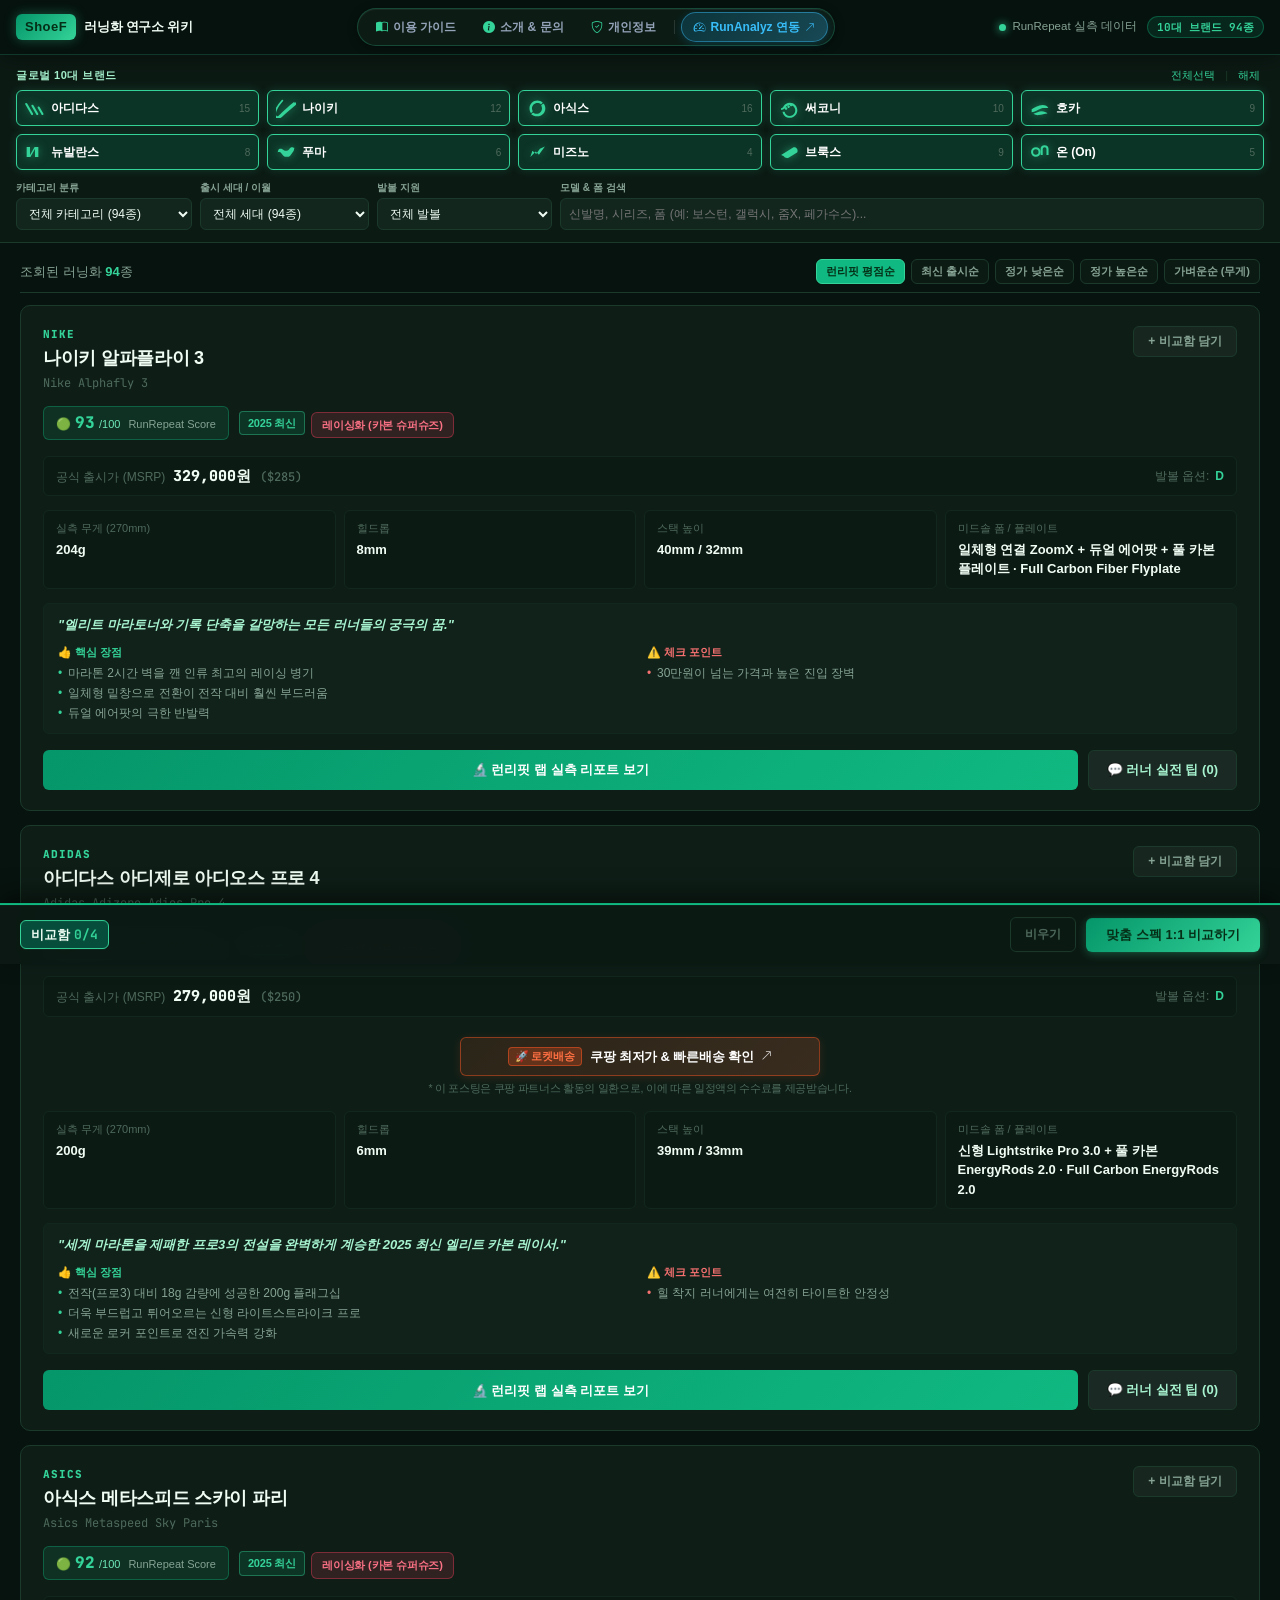
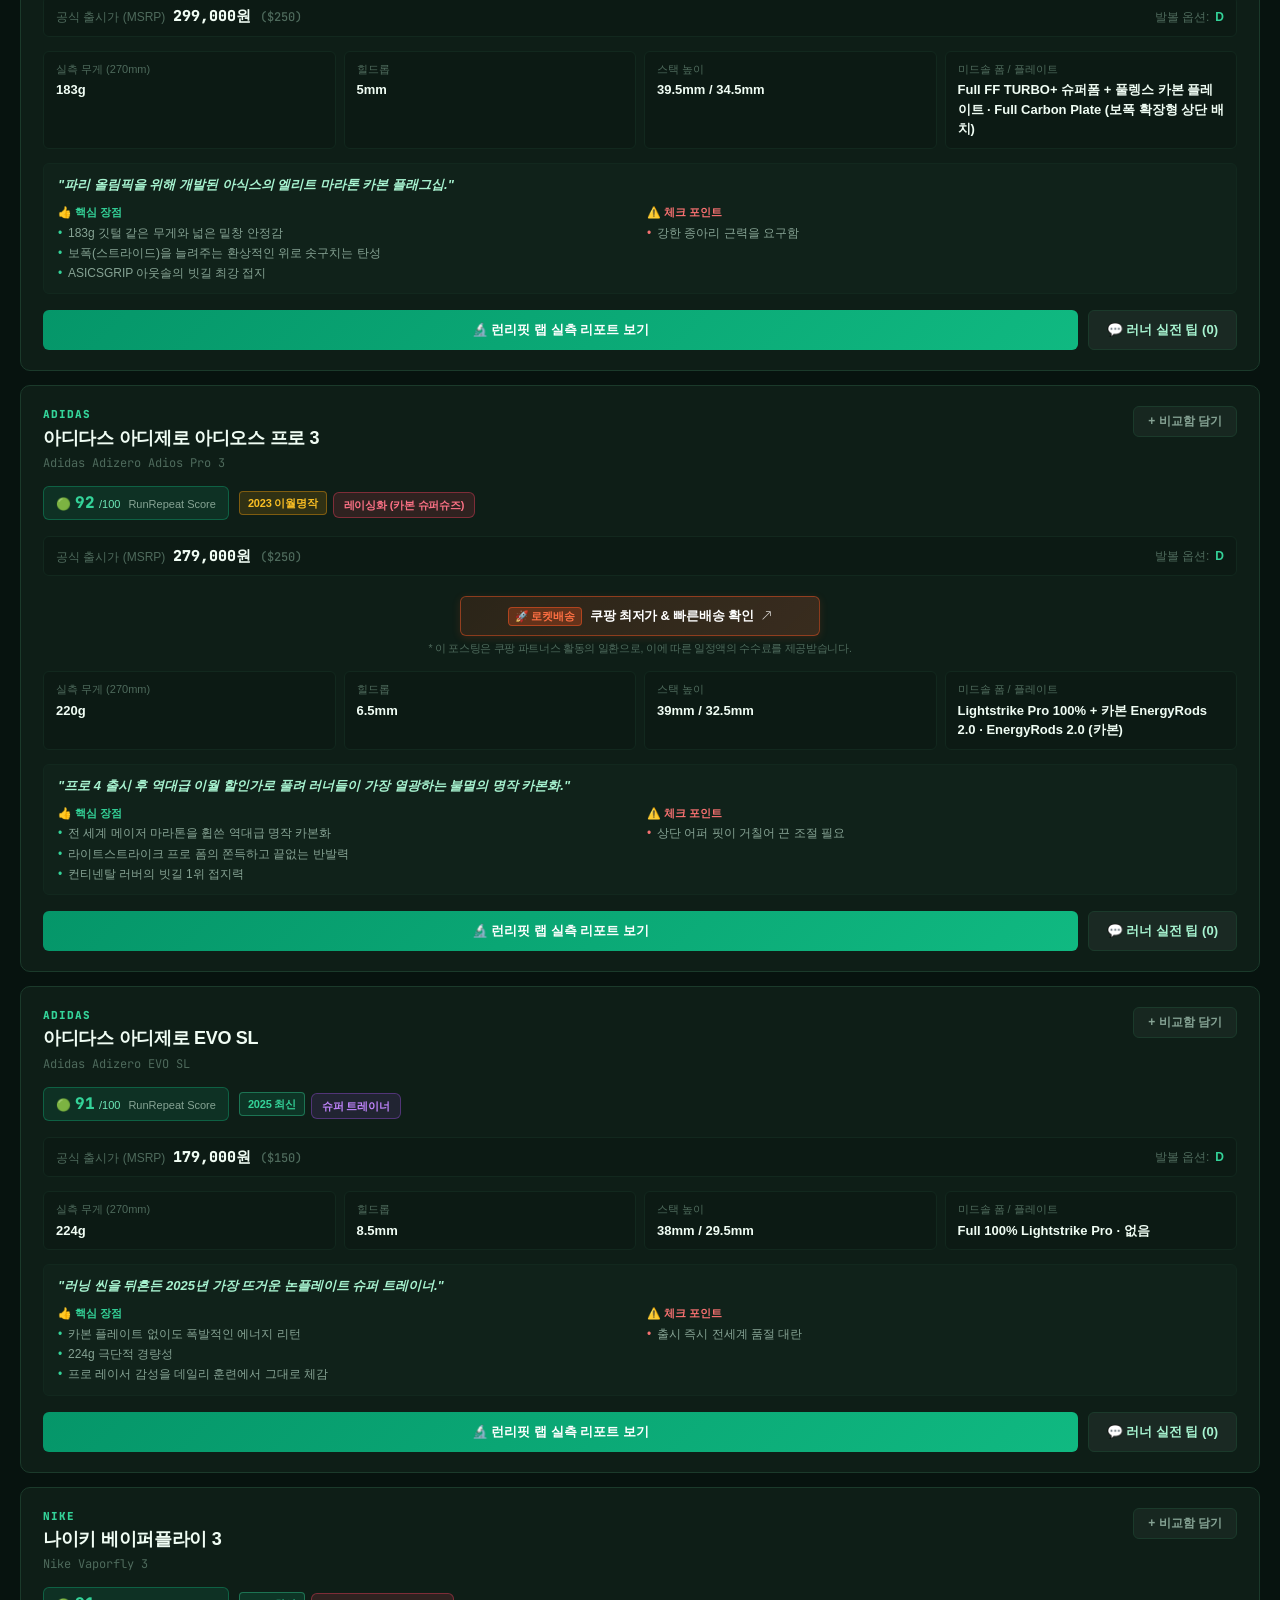
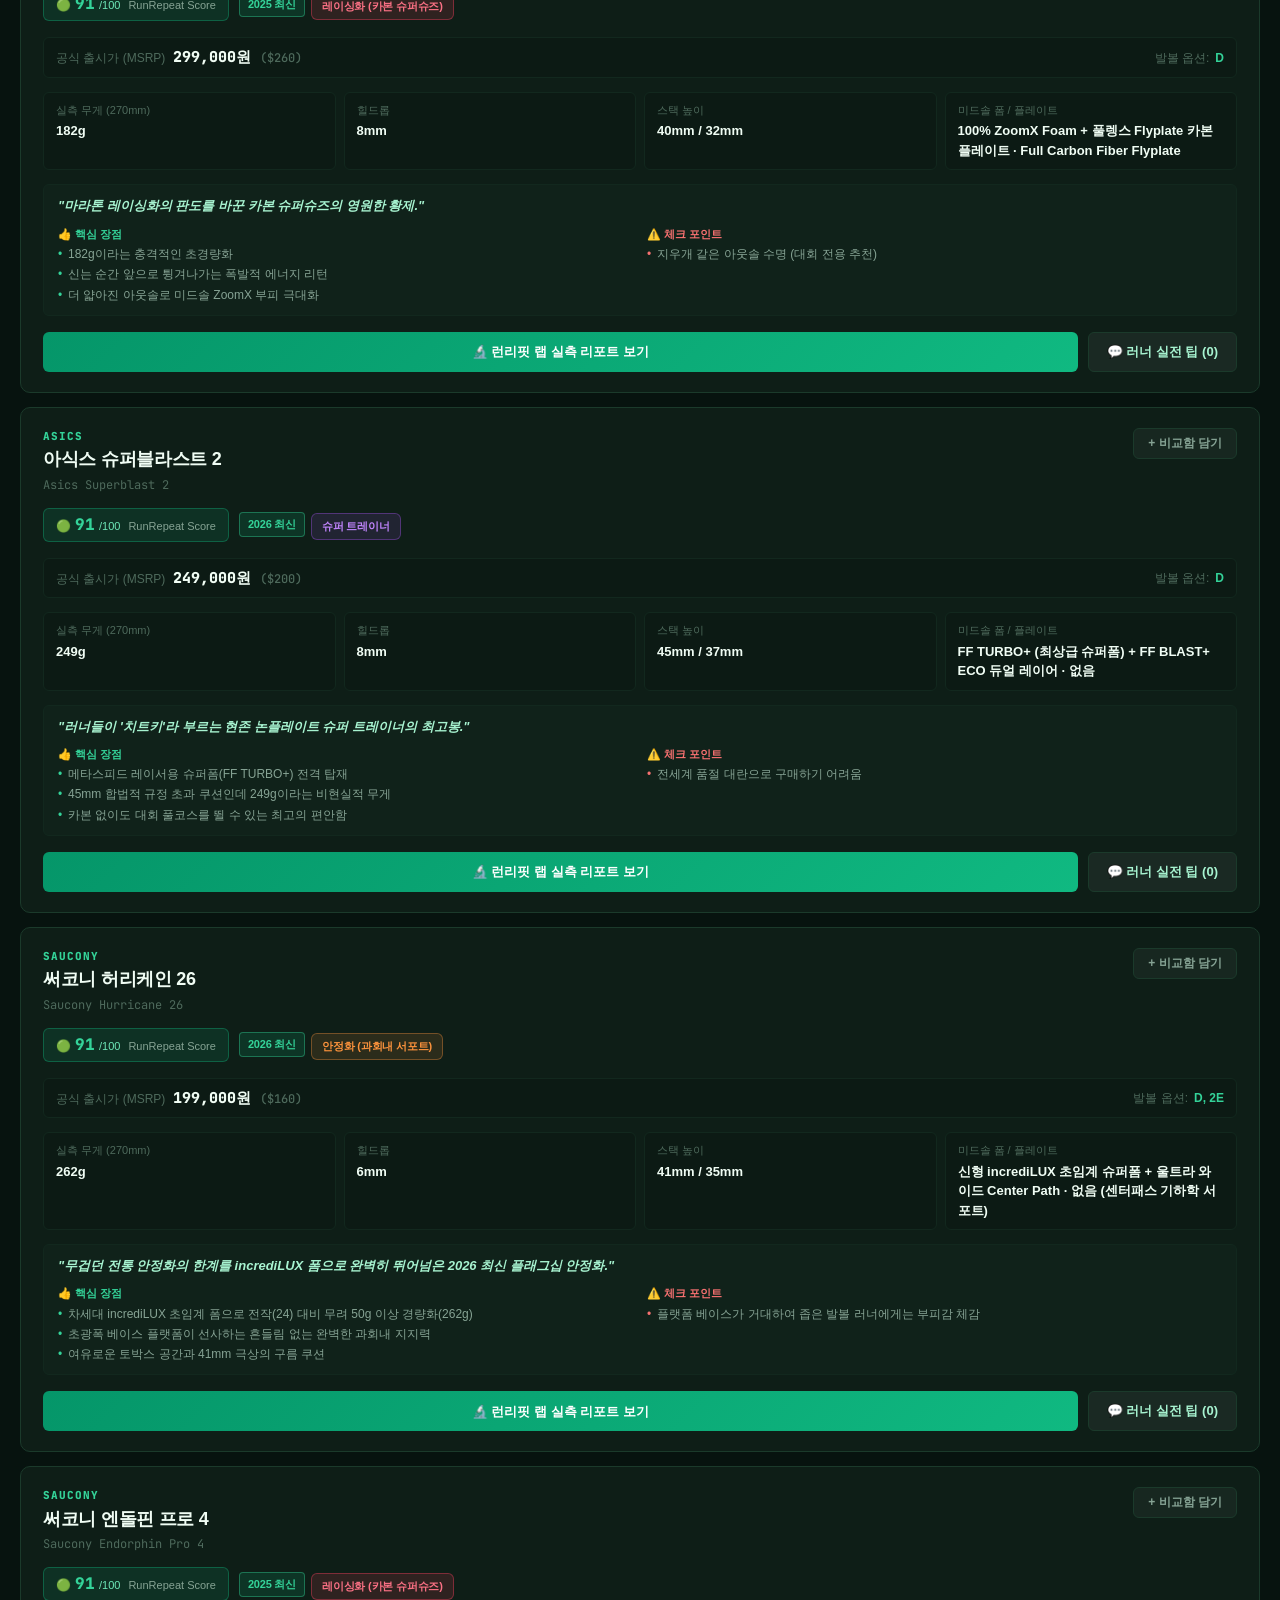
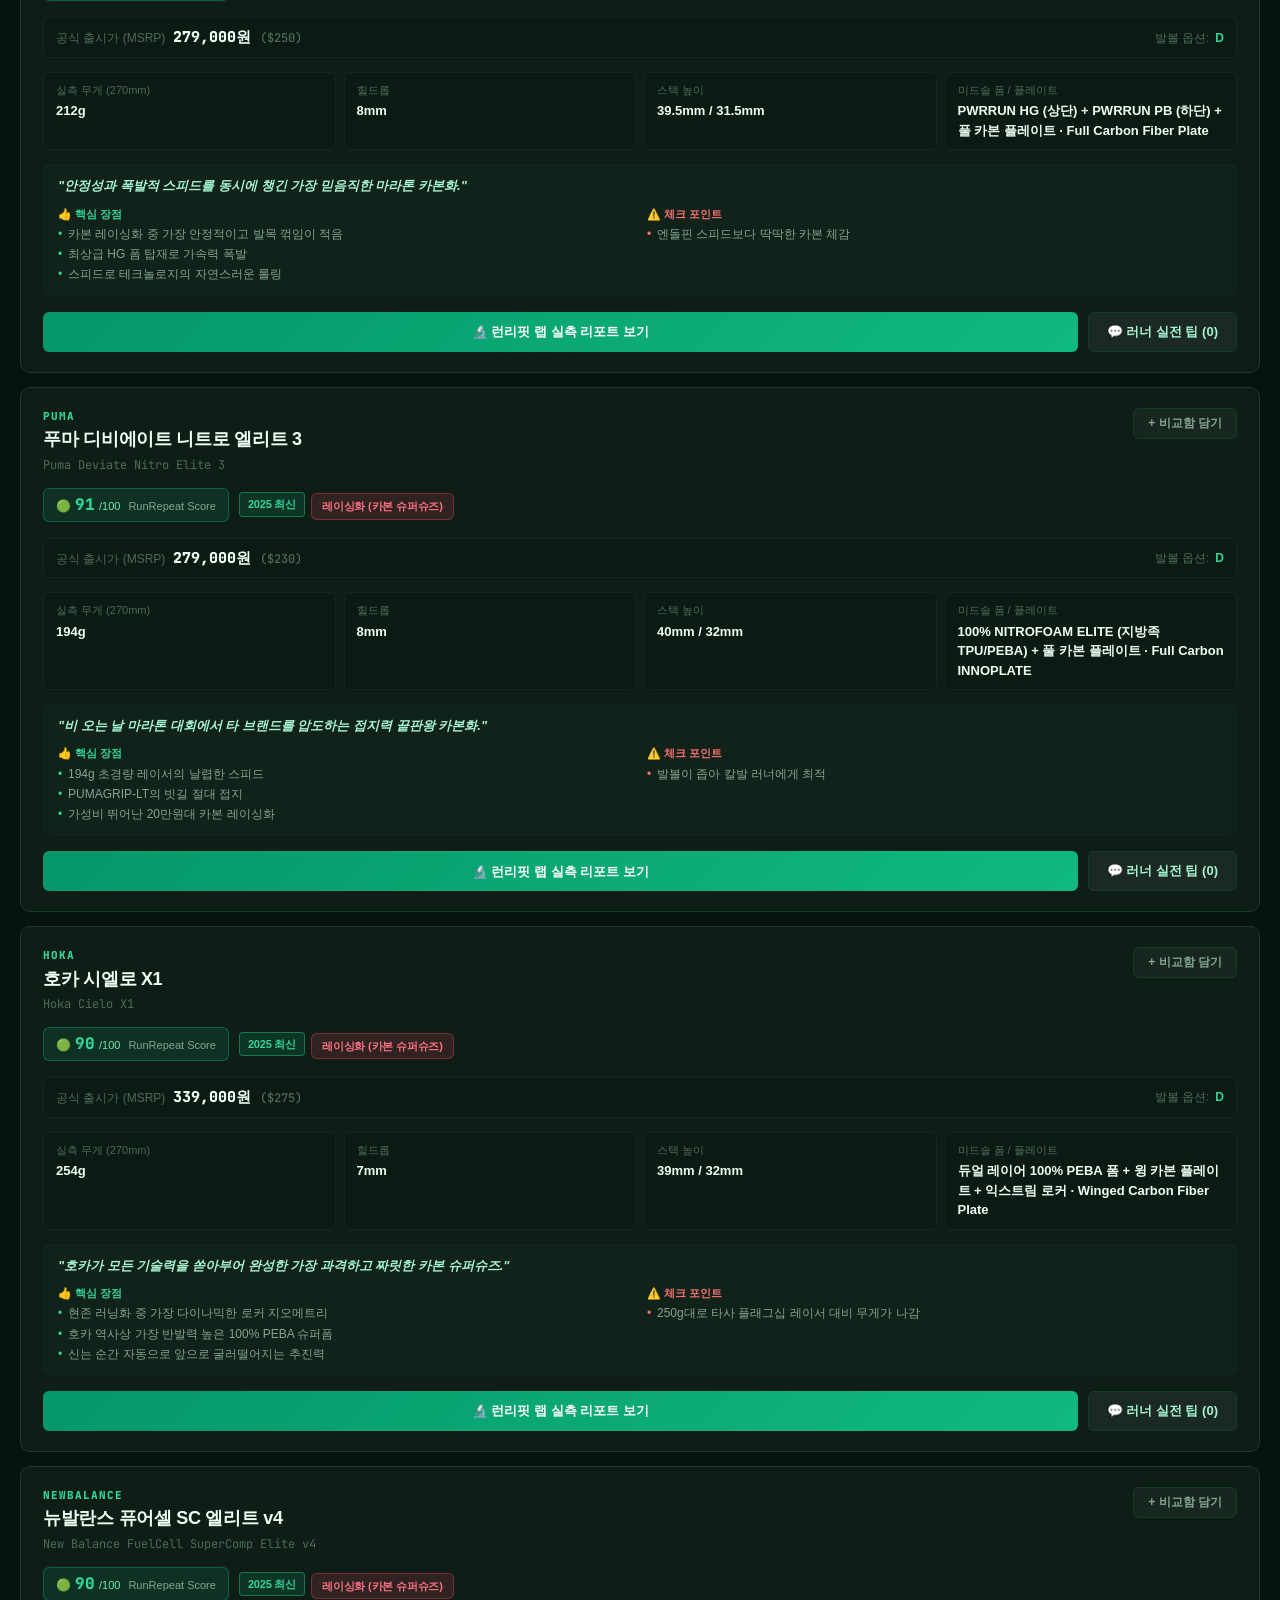
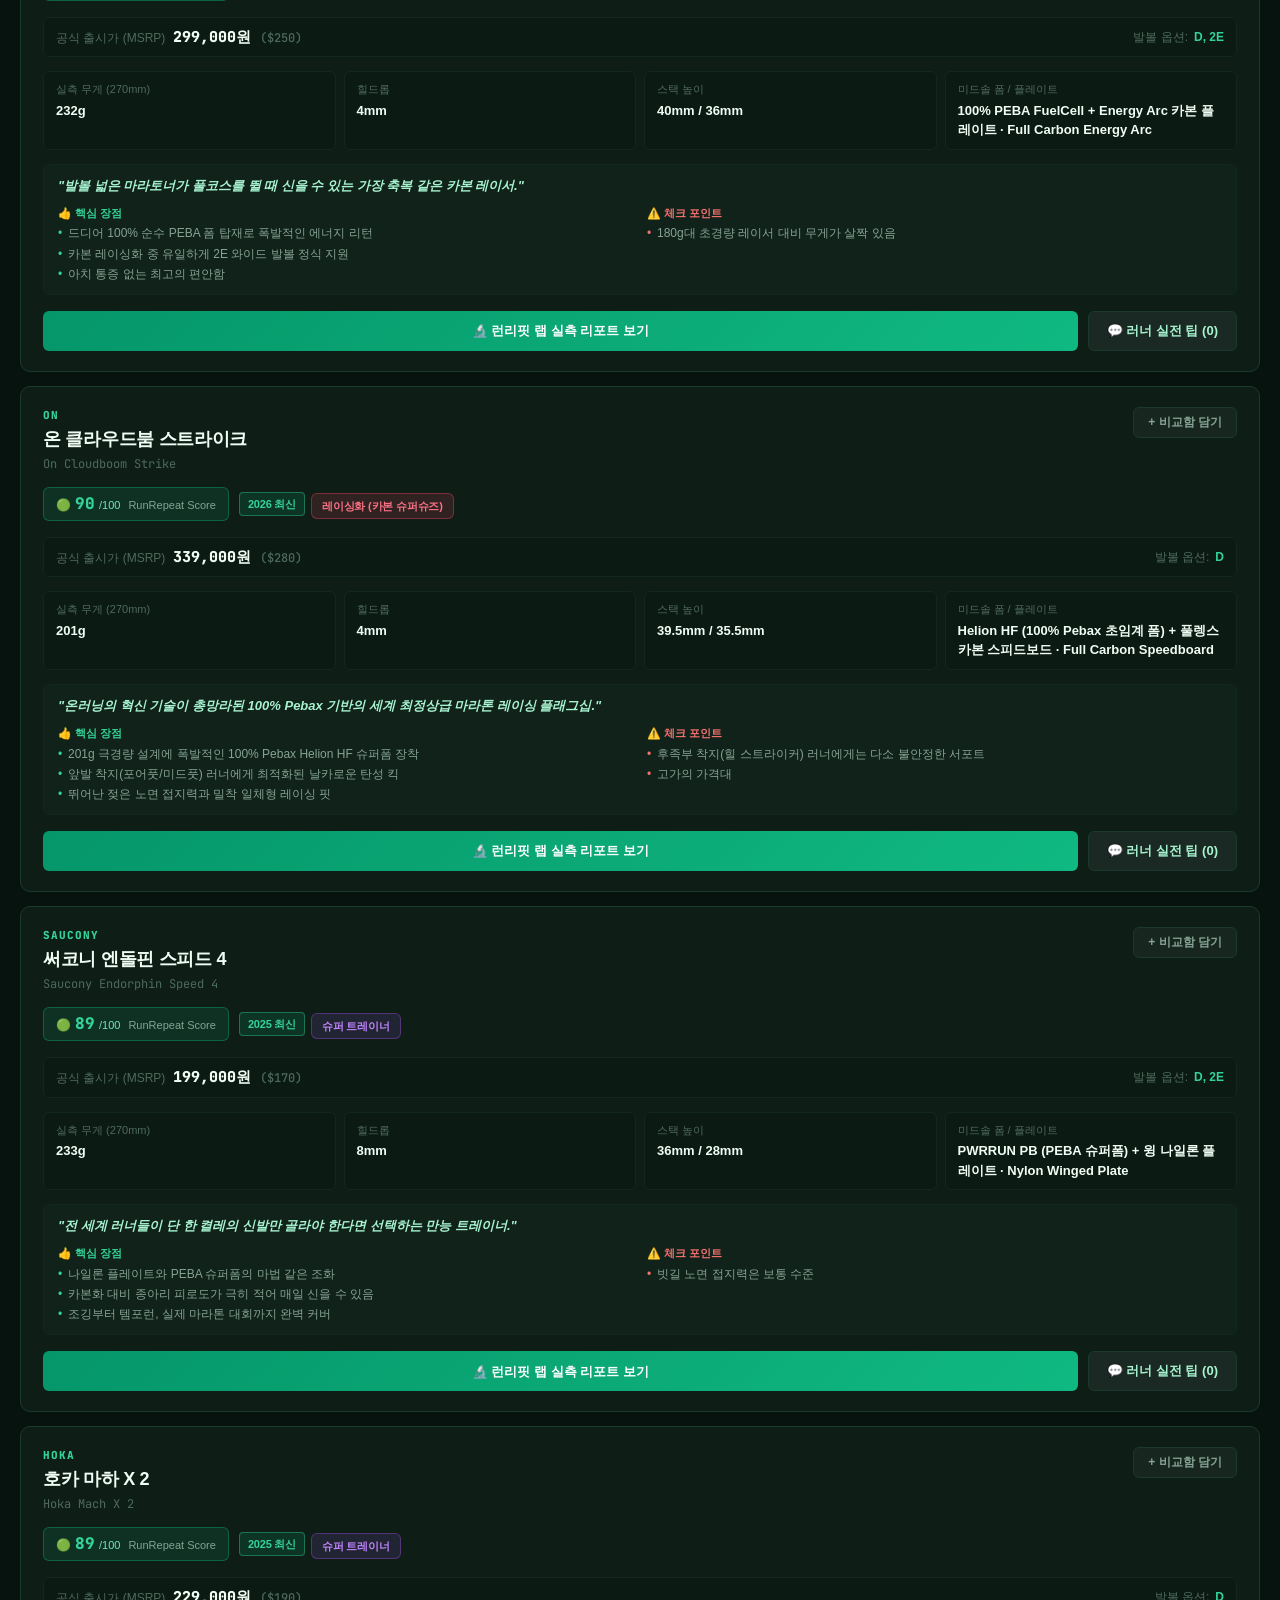
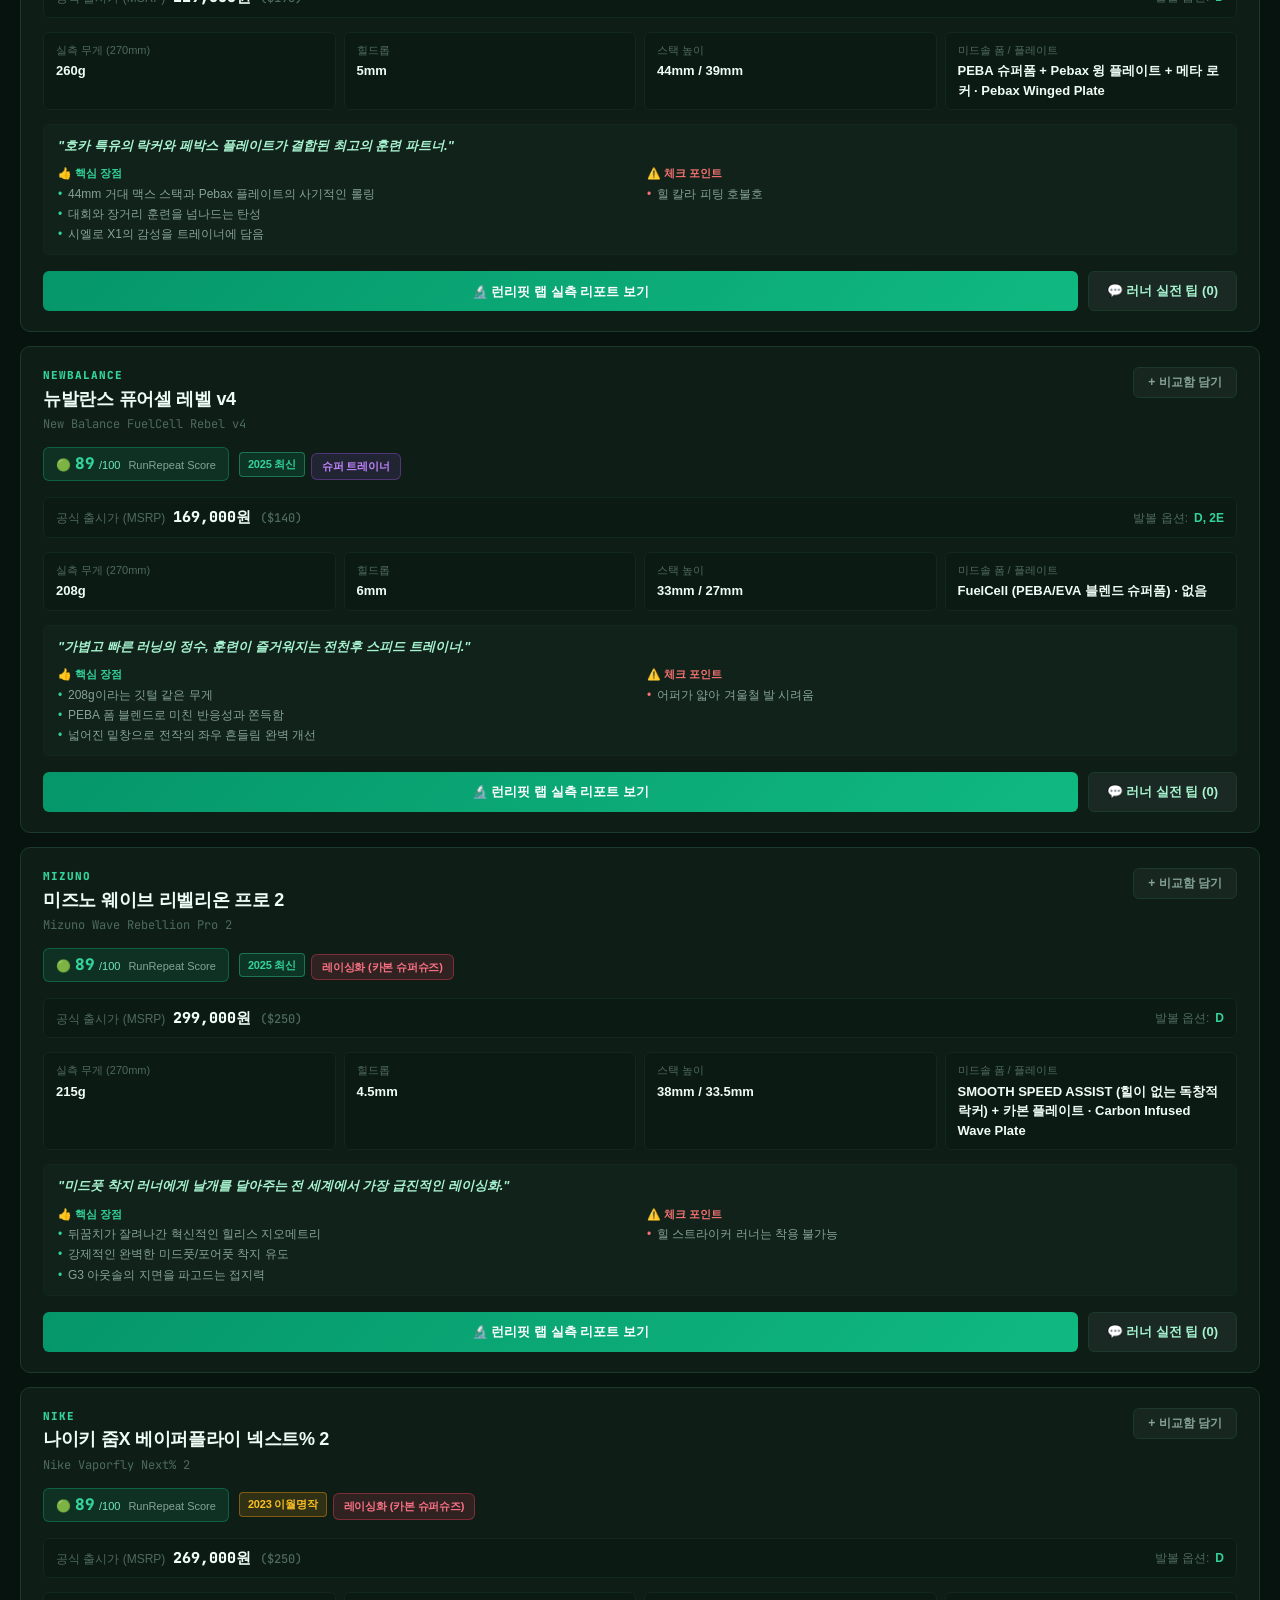
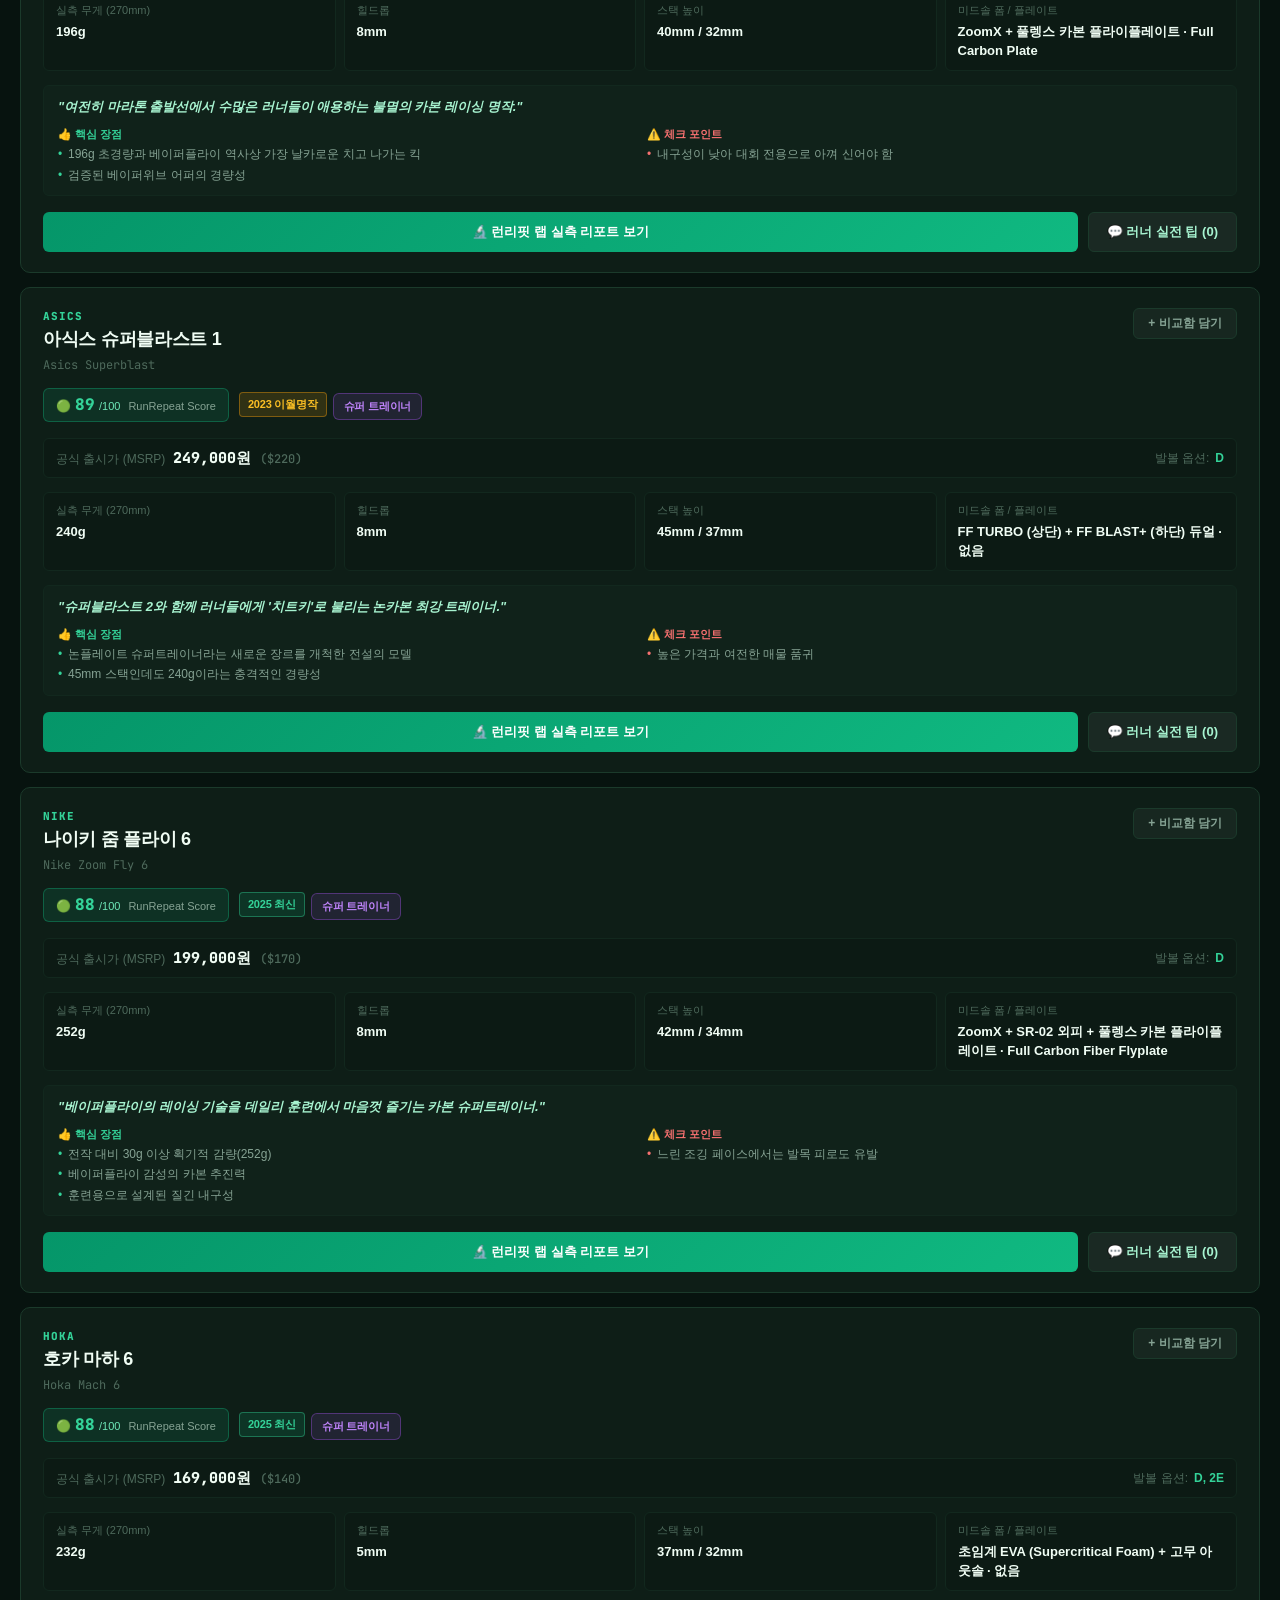
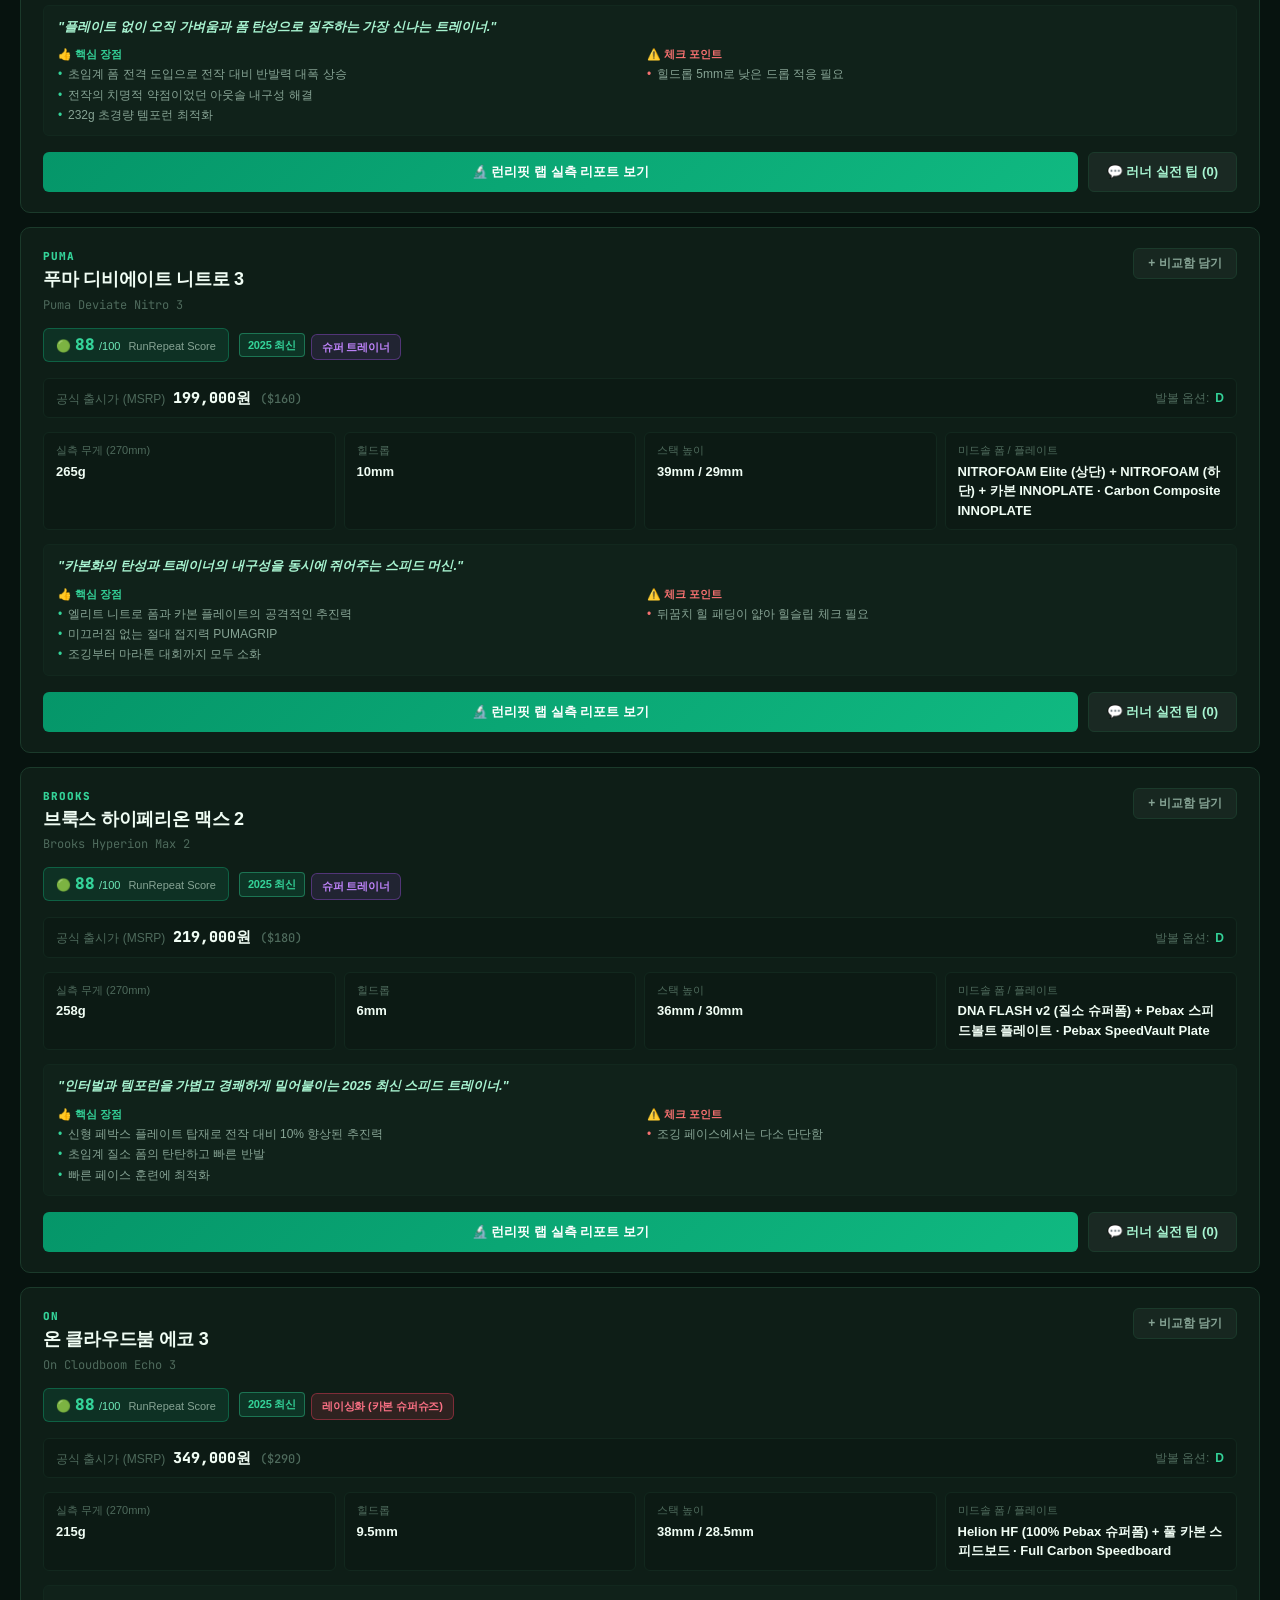
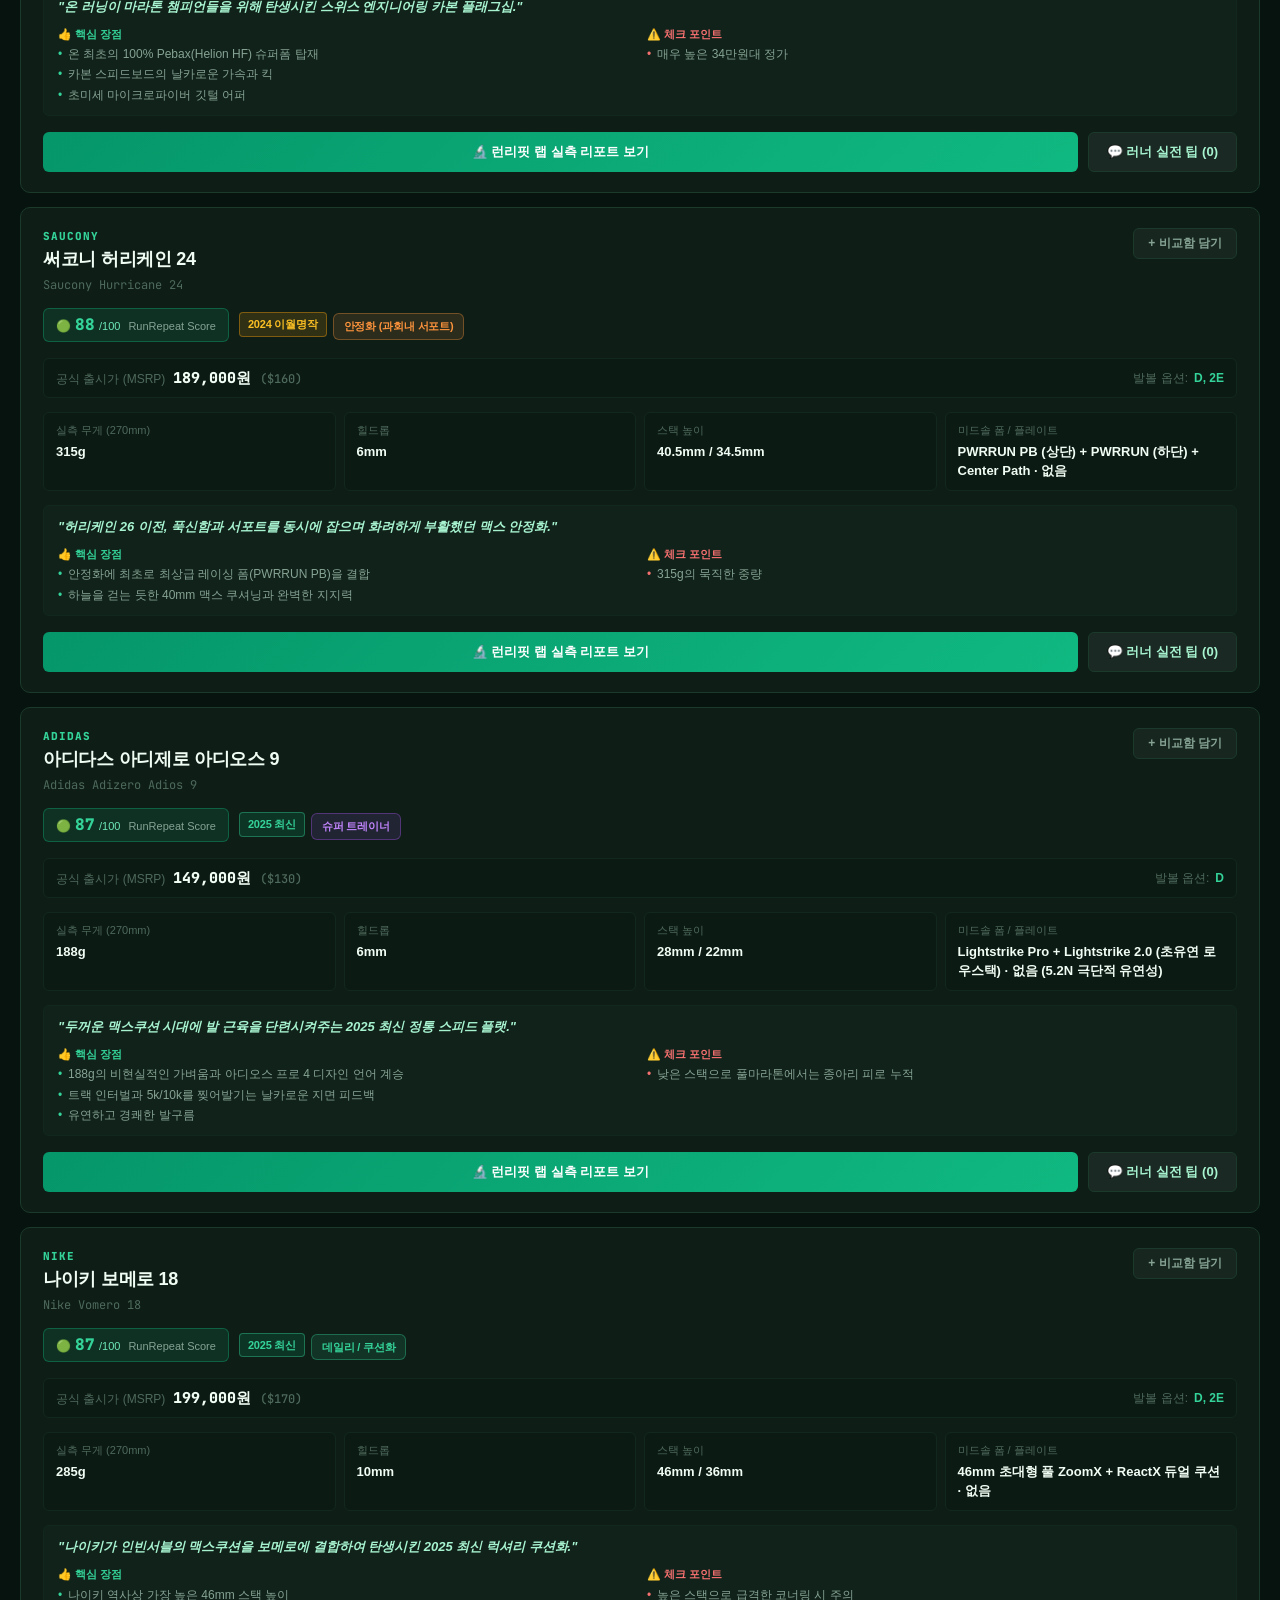
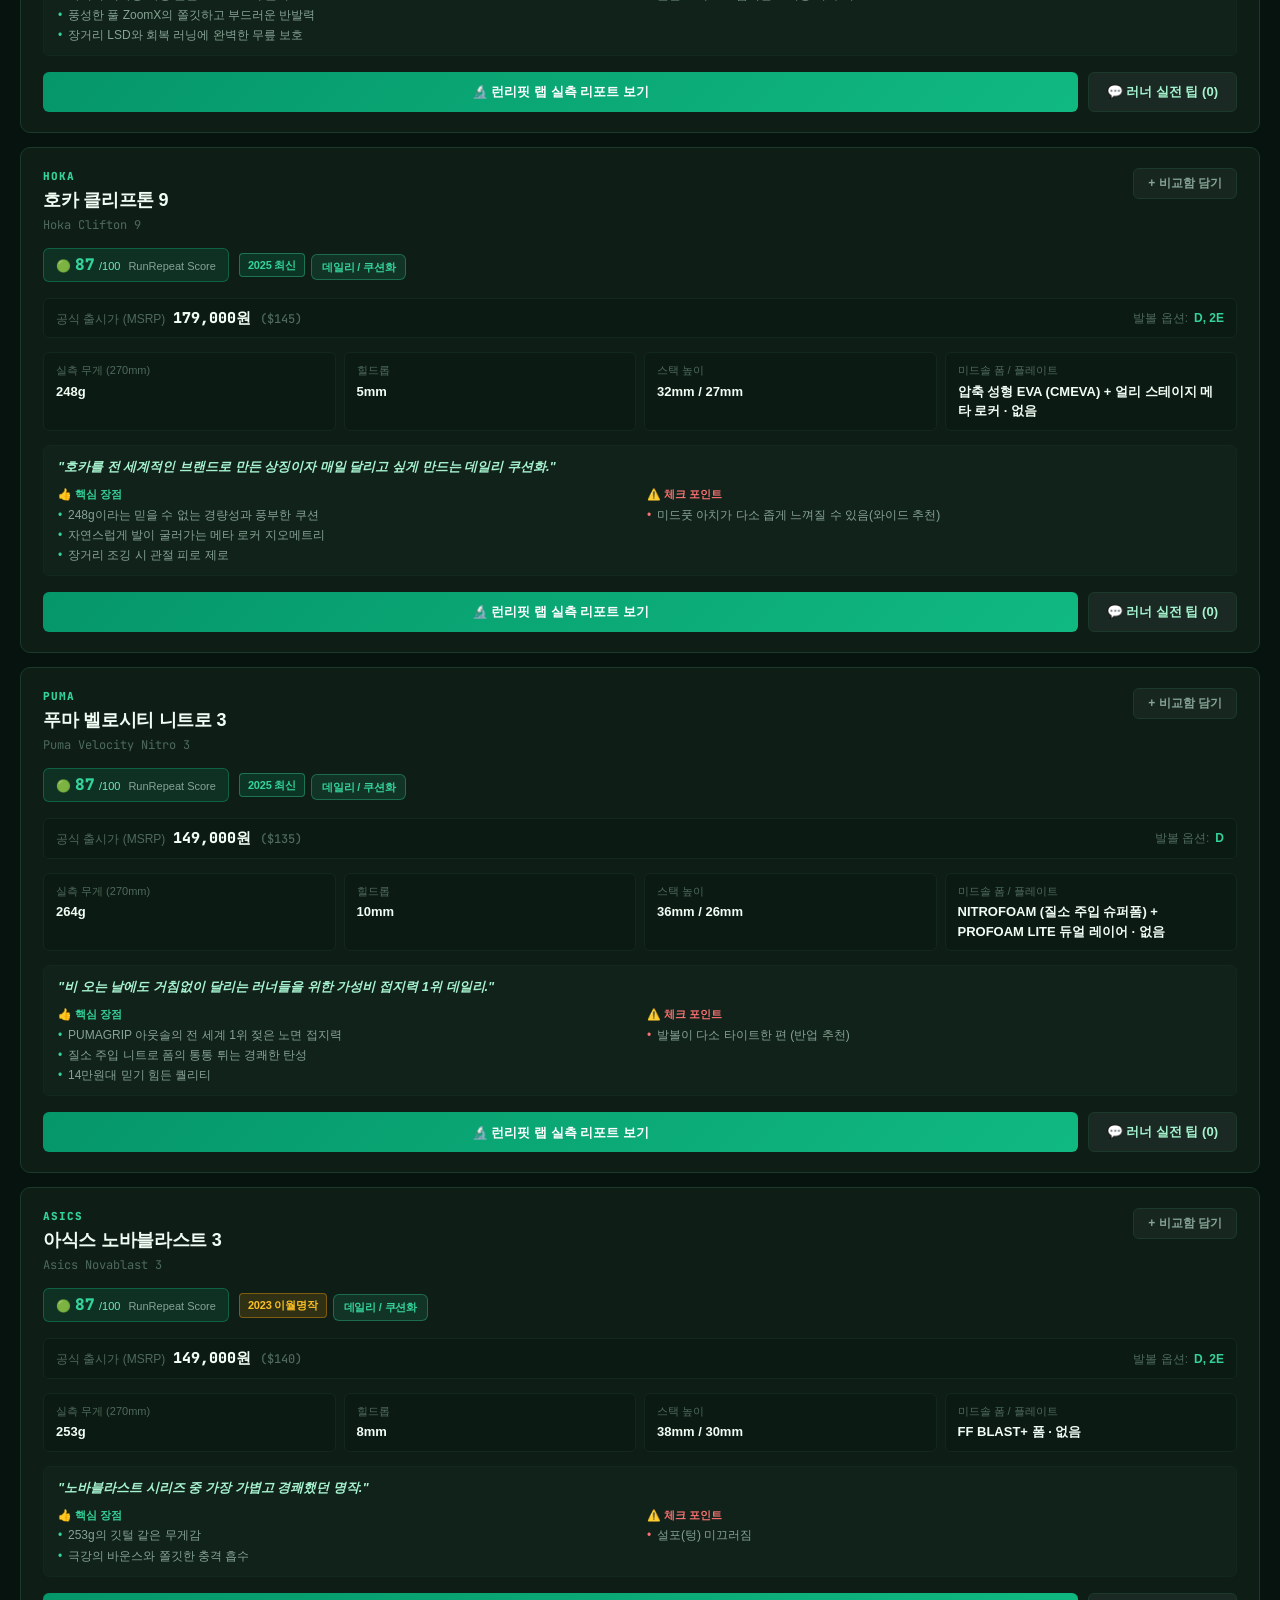
<file: index_template.html>
<!DOCTYPE html>
<html lang="ko">
<head>
  <meta charset="UTF-8">
  <meta name="viewport" content="width=device-width, initial-scale=1.0">
  <title>ShoeF (슈에프) | 10대 글로벌 브랜드 94종 러닝화 연구소 위키 &amp; 1:1 실측 스펙 비교</title>
  
  <!-- SEO Meta Tags -->
  <meta name="description" content="나이키, 아디다스, 아식스, 써코니, 호카, 뉴발란스, 브룩스, 푸마, 미즈노, 온 10대 브랜드 94종 러닝화 전수 실측 스펙(무게, 힐드롭, 폼 소재, 카본 플레이트), 2023~2024년 이월할인 명작 24종 비교 및 1:1 맞춤 매트릭스.">
  <meta name="keywords" content="러닝화, 러닝화 추천, 러닝화 비교, 10대 브랜드 러닝화, 카본화, 슈퍼트레이너, 쿠션화, 안정화, 런리핏 실측, 이월 러닝화 할인, 아디제로 아디오스 프로, 페가수스, 노바블라스트, 젤님버스, ShoeF, RunAnalyz">
  <meta name="author" content="ShoeF Lab">
  <meta name="robots" content="index, follow">
  <meta name="theme-color" content="#07130f">
  <meta name="referrer" content="no-referrer">
  
  <!-- Canonical URL -->
  <link rel="canonical" href="https://shoef.runanalyz.com/">

  <!-- Open Graph -->
  <meta property="og:type" content="website">
  <meta property="og:site_name" content="ShoeF (슈에프) 러닝화 연구소">
  <meta property="og:title" content="ShoeF (슈에프) | 10대 글로벌 브랜드 94종 러닝화 위키 &amp; 1:1 비교">
  <meta property="og:description" content="광고 없이 100% 런리핏(RunRepeat) 정밀 절단 실측 스펙, 최근 3개년 이월할인 명작 및 1:1 스펙 대조 매트릭스.">
  <meta property="og:image" content="https://runanalyz.com/runanalyz_app_icon.jpg">
  <meta property="og:url" content="https://shoef.runanalyz.com/">

  <!-- Twitter Card -->
  <meta name="twitter:card" content="summary_large_image">
  <meta name="twitter:title" content="ShoeF | 10대 글로벌 브랜드 94종 러닝화 위키">
  <meta name="twitter:description" content="10대 브랜드 94종 러닝화 정밀 실측 스펙 &amp; 1:1 비교 백과.">
  <meta name="twitter:image" content="https://runanalyz.com/runanalyz_app_icon.jpg">

  <!-- Schema.org JSON-LD -->
  <script type="application/ld+json">
  {
    "@context": "https://schema.org",
    "@type": "WebSite",
    "name": "ShoeF (슈에프) 러닝화 연구소",
    "url": "https://shoef.runanalyz.com/",
    "description": "10대 글로벌 브랜드 94종 러닝화 실측 랩 스펙 및 1:1 비교 매트릭스",
    "publisher": {
      "@type": "Organization",
      "name": "ShoeF Lab",
      "url": "https://shoef.runanalyz.com/"
    }
  }
  </script>

  <!-- Fonts & Icons -->
  <link rel="preconnect" href="https://fonts.googleapis.com">
  <link rel="preconnect" href="https://fonts.gstatic.com" crossorigin>
  <link href="https://fonts.googleapis.com/css2?family=Pretendard:wght@400;500;600;700;800&family=JetBrains+Mono:wght@500;700&display=swap" rel="stylesheet">
  <link rel="stylesheet" href="https://cdn.jsdelivr.net/npm/bootstrap-icons@1.11.3/font/bootstrap-icons.min.css">
  
  <link rel="stylesheet" href="style.css">
  
  <!-- Google Analytics 4 (규칙 준수) -->
  <script async src="https://www.googletagmanager.com/gtag/js?id=G-K3PFHN6VW7"></script>
  <script>
    window.dataLayer = window.dataLayer || [];
    function gtag(){dataLayer.push(arguments);}
    gtag('js', new Date());
    gtag('config', 'G-K3PFHN6VW7');
  </script>
</head>
<body class="dark-theme">

  <!-- 1. 최상단 초슬림 헤더 -->
  <header class="slim-header">
    <div class="header-inner">
      <!-- 1-1. 브랜드 로고 & 타이틀 -->
      <a href="index.html" class="brand-title-link" title="ShoeF 러닝화 연구소 메인">
        <span class="logo-badge">ShoeF</span>
        <span class="sub-txt">러닝화 연구소 위키</span>
      </a>

      <!-- 1-2. 센터: 다크 글래스모피즘 네비게이션 캡슐 (Pill Capsule) -->
      <nav class="header-nav-capsule" aria-label="메인 메뉴">
        <a href="guide.html" class="capsule-item" title="10대 브랜드 94종 실측 스펙 &amp; 1:1 비교 가이드">
          <i class="bi bi-book-half"></i> <span>이용 가이드</span>
        </a>
        <a href="about.html" class="capsule-item" title="ShoeF 개발 철학 &amp; 공식 문의">
          <i class="bi bi-info-circle-fill"></i> <span>소개 &amp; 문의</span>
        </a>
        <a href="privacy.html" class="capsule-item" title="개인정보처리방침">
          <i class="bi bi-shield-check"></i> <span>개인정보</span>
        </a>
        <span class="capsule-sep"></span>
        <a href="https://runanalyz.com" target="_blank" class="capsule-item capsule-partner-btn" title="가민·스트라바 GPS &amp; 유산소 효율(EF) 러닝 대시보드">
          <i class="bi bi-speedometer2"></i> <span>RunAnalyz 연동</span>
          <i class="bi bi-arrow-up-right" style="font-size: 10px; opacity: 0.85;"></i>
        </a>
      </nav>

      <!-- 1-3. 우측: 라이브 인디케이터 & 스탯 뱃지 -->
      <div class="header-meta">
        <span class="live-indicator"><span class="pulse-dot"></span>RunRepeat 실측 데이터</span>
        <span class="meta-stat-pill">10대 브랜드 94종</span>
      </div>
    </div>
  </header>

  <!-- 2. 컨트롤 패널: 브랜드 선택 & 다이나믹 필터 -->
  <section class="control-panel">
    <div class="panel-container">
      
      <!-- 2-1. 브랜드 선택 (2줄 10개 브랜드 콤팩트 버튼 그리드) -->
      <div class="filter-group brand-filter-group">
        <div class="group-header">
          <span class="group-label">글로벌 10대 브랜드</span>
          <div class="brand-actions">
            <button type="button" class="btn-text" id="btnSelectAllBrands">전체선택</button>
            <span class="divider">|</span>
            <button type="button" class="btn-text" id="btnDeselectAllBrands">해제</button>
          </div>
        </div>
        <div class="brand-checkbox-grid" id="brandCheckboxGrid">
          <!-- JS 렌더링: 10개 브랜드 버튼 -->
        </div>
      </div>

      <!-- 2-2. 5대 카테고리 / 발볼 / 검색 툴바 -->
      <div class="filter-row">
        
        <!-- 카테고리 셀렉트 (5대 카테고리) -->
        <div class="filter-field">
          <label for="categoryFilter" class="field-label">카테고리 분류</label>
          <select id="categoryFilter" class="custom-select">
            <option value="all">전체 카테고리</option>
            <option value="budget">🌱 가성비 입문화 (≤$100)</option>
            <option value="daily">☁️ 데일리 / 쿠션화</option>
            <option value="stability">🛡️ 안정화 (과회내 서포트)</option>
            <option value="super_trainer">⚡ 슈퍼 트레이너</option>
            <option value="racing">🏆 레이싱화 (카본 슈퍼슈즈)</option>
          </select>
        </div>

        <!-- 세대 구분 셀렉트 (최신형 vs 이월 할인) -->
        <div class="filter-field">
          <label for="genFilter" class="field-label">출시 세대 / 이월</label>
          <select id="genFilter" class="custom-select">
            <option value="all">전체 세대 (신작+이월)</option>
            <option value="current">✨ 최신형 (2025-2026)</option>
            <option value="carryover">🏷️ 이월할인 명작 (2023-2024)</option>
          </select>
        </div>

        <!-- 발볼 옵션 (D, 2E, 4E) -->
        <div class="filter-field">
          <label for="widthFilter" class="field-label">발볼 지원</label>
          <select id="widthFilter" class="custom-select">
            <option value="all">전체 발볼</option>
            <option value="D">Standard (D 보통)</option>
            <option value="2E">Wide (2E 넓음)</option>
            <option value="4E">Extra Wide (4E 매우넓음)</option>
          </select>
        </div>

        <!-- 모델 검색창 -->
        <div class="filter-field search-field">
          <label for="searchKeyword" class="field-label">모델 & 폼 검색</label>
          <input type="text" id="searchKeyword" class="custom-input" placeholder="신발명, 시리즈, 폼 (예: 보스턴, 갤럭시, 줌X, 페가수스)...">
        </div>

      </div>

    </div>
  </section>

  <!-- 3. 메인 콘텐츠: 신발 리스트 (RunRepeat 위키 레이아웃) -->
  <main class="main-content">
    <div class="content-container">
      
      <div class="results-bar">
        <span class="count-txt">조회된 러닝화 <strong id="totalCount">0</strong>종</span>
        <div class="sort-controls">
          <button type="button" class="sort-btn active" data-sort="score-desc">런리핏 평점순</button>
          <button type="button" class="sort-btn" data-sort="year-desc">최신 출시순</button>
          <button type="button" class="sort-btn" data-sort="price-asc">정가 낮은순</button>
          <button type="button" class="sort-btn" data-sort="price-desc">정가 높은순</button>
          <button type="button" class="sort-btn" data-sort="weight-asc">가벼운순 (무게)</button>
        </div>
      </div>

      <!-- 신발 카드 리스트 컨테이너 -->
      <div class="shoes-list" id="shoesList">
        <!-- JS로 위키 카드 동적 렌더링 -->
      </div>

    </div>
  </main>

  <!-- 4. 하단 플로팅 비교 트레이 바 -->
  <div id="compareFloatingBar" class="compare-floating-bar">
    <div class="compare-bar-inner">
      <div class="compare-info-group">
        <span class="compare-badge">비교함 <strong id="compareCountTxt">0/4</strong></span>
        <div class="compare-chips" id="compareChips"></div>
      </div>
      <div class="compare-actions">
        <button type="button" id="btnClearCompare" class="btn-clear-compare">비우기</button>
        <button type="button" id="btnOpenCompare" class="btn-open-compare">맞춤 스펙 1:1 비교하기</button>
      </div>
    </div>
  </div>

  <!-- 5. 맞춤 1:1 및 1:N 스펙 비교 모달 (가로 스크롤 매트릭스) -->
  <div class="modal-backdrop" id="compareModal" style="display: none;">
    <div class="modal-card compare-modal-card">
      <header class="modal-header">
        <div class="modal-title-group">
          <span class="modal-brand-badge">RUNNING SHOE MATRIX</span>
          <h2 class="modal-title">맞춤 1:1 러닝화 정밀 스펙 비교표</h2>
        </div>
        <button type="button" class="modal-close" id="btnCloseCompareModal" aria-label="닫기">&times;</button>
      </header>
      <div class="modal-body compare-modal-body">
        <div class="compare-table-wrapper">
          <table class="compare-table">
            <tbody id="compareModalTableBody">
              <!-- JS 동적 생성: 좌우 나란히 스펙 비교 -->
            </tbody>
          </table>
        </div>
      </div>
    </div>
  </div>

  <!-- 6. 익명 러너 실전 한줄 메모장 모달 (engines ownerMemoSection 이식) -->
  <div class="modal-backdrop" id="memoModal" style="display: none;">
    <div class="modal-card memo-modal-card">
      <header class="modal-header">
        <div class="modal-title-group">
          <span class="modal-brand-badge">RUNNER SHOUTBOX</span>
          <h2 class="modal-title" id="memoShoeTitle">신발명</h2>
          <span class="modal-subtitle" id="memoShoeSubtitle">부제</span>
        </div>
        <button type="button" class="modal-close" id="btnCloseMemoModal" aria-label="닫기">&times;</button>
      </header>
      <div class="modal-body memo-modal-body">
        
        <!-- 실시간 댓글 목록 -->
        <div class="memo-comments-container" id="commentsList">
          <!-- JS 렌더링 -->
        </div>

        <!-- 실전 팁 작성 폼 -->
        <form id="memoForm" class="memo-write-form">
          <input type="text" id="hp_url_check" name="hp_url_check" style="display:none;" tabindex="-1" autocomplete="off">
          
          <div class="memo-form-top-row">
            <input type="text" id="commentAuthor" class="memo-input author" placeholder="닉네임 (최대 15자)" maxlength="15">
            <div class="math-captcha-box">
              <span id="mathQuizLabel" class="math-label">3 + 4 =</span>
              <input type="number" id="mathAnswer" class="memo-input captcha" placeholder="답" required>
            </div>
          </div>

          <div class="memo-form-bottom-row">
            <input type="text" id="commentText" class="memo-input text" placeholder="발볼러 반업 필수 등 솔직한 실전 꿀팁을 한줄로 남겨주세요 (최대 120자)" maxlength="120" required>
            <button type="submit" class="btn-submit-memo">등록</button>
          </div>

          <span class="memo-notice">※ 도배 방지를 위해 10초 쿨다운이 적용되며, 작성된 메모는 실시간 공유됩니다.</span>
        </form>

      </div>
    </div>
  </div>

  <!-- 7. 푸터 -->
  <footer class="slim-footer">
    <div class="footer-inner">
      <div class="footer-links">
        <a href="guide.html"><i class="bi bi-book-half"></i> 이용 가이드</a>
        <span>&middot;</span>
        <a href="about.html"><i class="bi bi-info-circle-fill"></i> 소개 &amp; 문의</a>
        <span>&middot;</span>
        <a href="privacy.html"><i class="bi bi-shield-check"></i> 개인정보처리방침</a>
        <span>&middot;</span>
        <a href="https://runanalyz.com" target="_blank" style="color:#38bdf8;"><i class="bi bi-speedometer2"></i> RunAnalyz 러닝 분석</a>
      </div>
      <p class="footer-copy">ShoeF는 RunRepeat의 공인된 기계적 랩 테스트 및 글로벌 러너들의 실전 데이터를 체계화하여 제공합니다. &copy; 2026 ShoeF Lab.</p>
    </div>
  </footer>

  <!-- App Script Inlined Here -->
  <script src="app.js"></script>
</body>
</html>
</file>
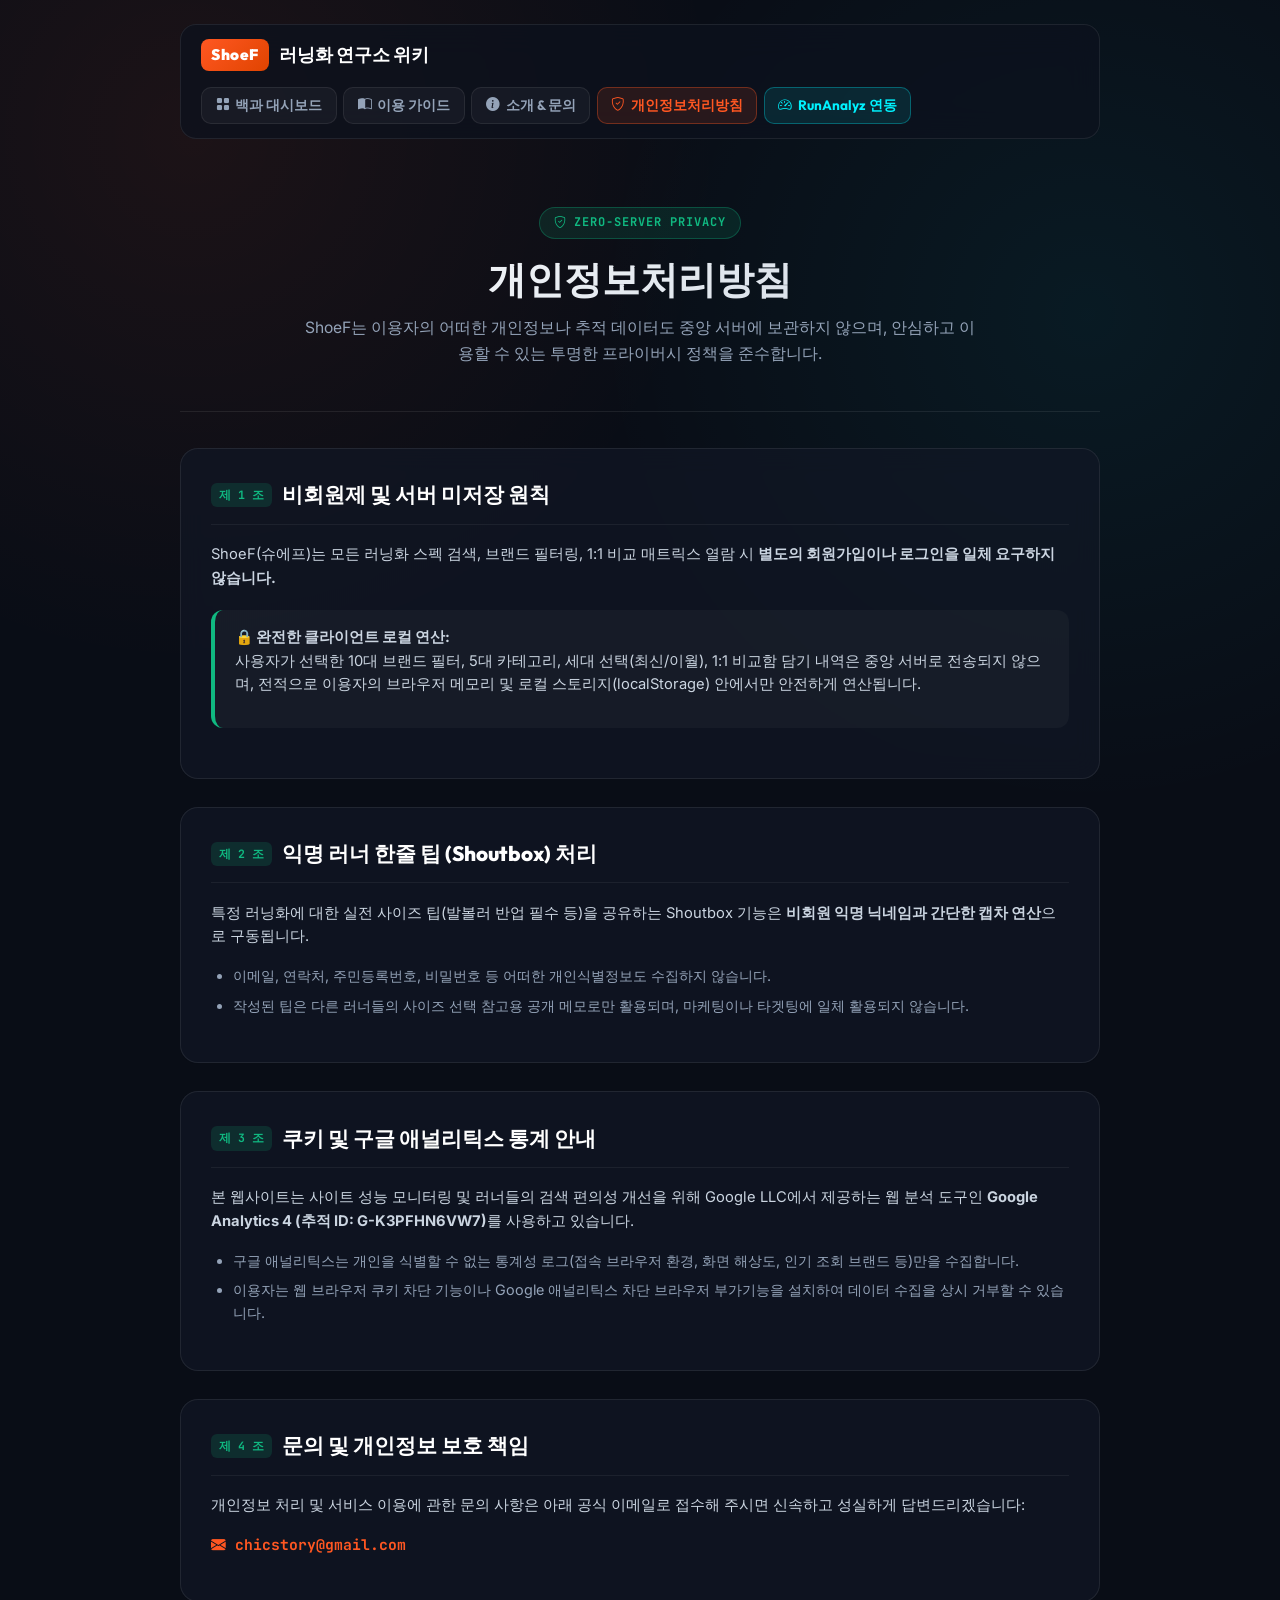
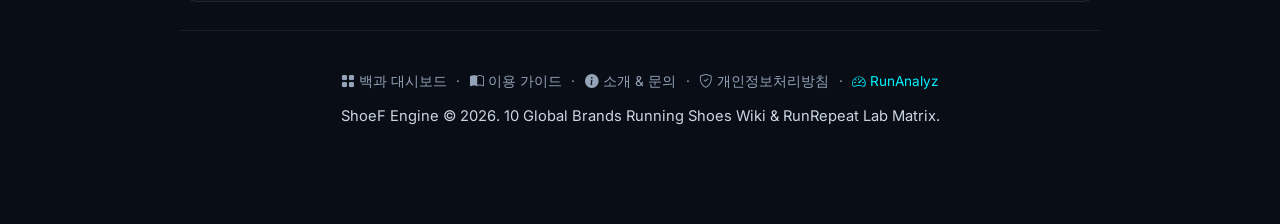
<file: privacy.html>
<!DOCTYPE html>
<html lang="ko">
<head>
  <!-- Google Analytics 4 (Rule Compliance) -->
  <script async src="https://www.googletagmanager.com/gtag/js?id=G-K3PFHN6VW7"></script>
  <script>
    window.dataLayer = window.dataLayer || [];
    function gtag(){dataLayer.push(arguments);}
    gtag('js', new Date());
    gtag('config', 'G-K3PFHN6VW7');
  </script>

  <meta charset="UTF-8">
  <meta name="viewport" content="width=device-width, initial-scale=1.0">
  <title>개인정보처리방침 | ShoeF 러닝화 연구소 위키</title>
  
  <!-- SEO Meta Tags -->
  <meta name="description" content="ShoeF(슈에프)의 개인정보 보호 정책: 비회원제, 서버 미저장, 브라우저 로컬 데이터 안전 연산 및 안심 이용 원칙.">
  <meta name="keywords" content="ShoeF 개인정보처리방침, 개인정보보호, Zero-Server, 프라이버시, RunAnalyz, ThePathLab">
  <meta name="author" content="ShoeF Lab">
  <meta name="robots" content="index, follow">
  <meta name="theme-color" content="#090d16">
  
  <!-- Canonical URL -->
  <link rel="canonical" href="https://shoef.runanalyz.com/privacy.html">

  <!-- Open Graph -->
  <meta property="og:type" content="article">
  <meta property="og:site_name" content="ShoeF 러닝화 연구소 위키">
  <meta property="og:title" content="개인정보처리방침 | ShoeF 러닝화 연구소">
  <meta property="og:description" content="서버 미저장 및 브라우저 로컬 연산 기반의 러너 프라이버시 보호 원칙.">
  <meta property="og:image" content="https://runanalyz.com/runanalyz_app_icon.jpg">
  <meta property="og:url" content="https://shoef.runanalyz.com/privacy.html">

  <!-- Twitter Card -->
  <meta name="twitter:card" content="summary_large_image">
  <meta name="twitter:title" content="개인정보처리방침 | ShoeF">
  <meta name="twitter:description" content="ShoeF 개인정보 보호 정책.">
  <meta name="twitter:image" content="https://runanalyz.com/runanalyz_app_icon.jpg">

  <!-- Google Fonts: Inter, Outfit, JetBrains Mono -->
  <link rel="preconnect" href="https://fonts.googleapis.com">
  <link rel="preconnect" href="https://fonts.gstatic.com" crossorigin>
  <link href="https://fonts.googleapis.com/css2?family=Inter:wght@300;400;500;600;700;800&family=Outfit:wght@400;600;700;800;900&family=JetBrains+Mono:wght@500;700&display=swap" rel="stylesheet">
  <link rel="stylesheet" href="https://cdn.jsdelivr.net/npm/bootstrap-icons@1.11.3/font/bootstrap-icons.min.css">

  <style>
    :root {
      --bg-dark: #090d16;
      --card-bg: rgba(18, 24, 38, 0.7);
      --card-border: rgba(255, 255, 255, 0.08);
      --accent-orange: #ff5722;
      --accent-cyan: #00f2fe;
      --accent-emerald: #10b981;
      --text-main: #f8fafc;
      --text-muted: #94a3b8;
    }
    * { box-sizing: border-box; margin: 0; padding: 0; }
    body {
      background-color: var(--bg-dark);
      color: var(--text-main);
      font-family: 'Inter', -apple-system, BlinkMacSystemFont, sans-serif;
      line-height: 1.6;
      min-height: 100vh;
      background-image: 
        radial-gradient(circle at 15% 15%, rgba(255, 87, 34, 0.08) 0%, transparent 40%),
        radial-gradient(circle at 85% 35%, rgba(0, 242, 254, 0.06) 0%, transparent 40%);
      background-attachment: fixed;
    }
    .wrapper { max-width: 960px; margin: 0 auto; padding: 1.5rem 1.25rem 4rem 1.25rem; }

    /* Nav */
    .top-nav {
      display: flex;
      align-items: center;
      justify-content: space-between;
      flex-wrap: wrap;
      gap: 1rem;
      padding: 0.85rem 1.25rem;
      background: rgba(13, 18, 30, 0.75);
      backdrop-filter: blur(16px);
      border: 1px solid var(--card-border);
      border-radius: 16px;
      margin-bottom: 2rem;
    }
    .brand {
      display: flex;
      align-items: center;
      gap: 0.6rem;
      text-decoration: none;
      color: #fff;
    }
    .brand-badge {
      background: linear-gradient(135deg, #ff5722, #e04400);
      color: #fff;
      font-family: 'Outfit', sans-serif;
      font-weight: 900;
      font-size: 0.95rem;
      padding: 0.25rem 0.65rem;
      border-radius: 8px;
      letter-spacing: 0.5px;
    }
    .brand-title {
      font-family: 'Outfit', sans-serif;
      font-weight: 800;
      font-size: 1.15rem;
    }
    .menu-links {
      display: flex;
      align-items: center;
      gap: 0.4rem;
      flex-wrap: wrap;
    }
    .nav-btn {
      display: inline-flex;
      align-items: center;
      gap: 0.35rem;
      padding: 0.42rem 0.85rem;
      border-radius: 10px;
      font-family: 'Outfit', sans-serif;
      font-size: 0.85rem;
      font-weight: 700;
      color: var(--text-muted);
      text-decoration: none;
      background: rgba(255, 255, 255, 0.04);
      border: 1px solid var(--card-border);
      transition: all 0.2s ease;
    }
    .nav-btn:hover {
      color: #fff;
      background: rgba(255, 255, 255, 0.1);
      border-color: rgba(255, 255, 255, 0.2);
    }
    .nav-btn.active {
      color: var(--accent-orange);
      background: rgba(255, 87, 34, 0.12);
      border-color: rgba(255, 87, 34, 0.35);
    }
    .nav-btn.runanalyz-btn {
      color: var(--accent-cyan);
      background: rgba(0, 242, 254, 0.1);
      border-color: rgba(0, 242, 254, 0.3);
    }
    .nav-btn.runanalyz-btn:hover {
      background: rgba(0, 242, 254, 0.2);
      border-color: rgba(0, 242, 254, 0.6);
      color: #fff;
    }

    /* Hero */
    .hero {
      text-align: center;
      padding: 2.25rem 1rem 2.75rem 1rem;
      border-bottom: 1px solid var(--card-border);
      margin-bottom: 2.25rem;
    }
    .hero-badge {
      display: inline-flex;
      align-items: center;
      gap: 0.4rem;
      font-family: 'JetBrains Mono', monospace;
      font-size: 0.75rem;
      font-weight: 700;
      color: var(--accent-emerald);
      background: rgba(16, 185, 129, 0.12);
      border: 1px solid rgba(16, 185, 129, 0.3);
      padding: 0.35rem 0.9rem;
      border-radius: 999px;
      margin-bottom: 1rem;
      letter-spacing: 1px;
    }
    .hero-title {
      font-family: 'Outfit', sans-serif;
      font-size: 2.4rem;
      font-weight: 900;
      line-height: 1.25;
      margin-bottom: 0.75rem;
      background: linear-gradient(135deg, #ffffff 0%, #cbd5e1 100%);
      -webkit-background-clip: text;
      -webkit-text-fill-color: transparent;
    }
    .hero-desc {
      max-width: 680px;
      margin: 0 auto;
      font-size: 0.98rem;
      color: var(--text-muted);
      line-height: 1.65;
    }

    /* Cards */
    .card {
      background: var(--card-bg);
      border: 1px solid var(--card-border);
      border-radius: 18px;
      padding: 1.85rem;
      margin-bottom: 1.75rem;
      backdrop-filter: blur(12px);
    }
    .card-header {
      display: flex;
      align-items: center;
      gap: 0.65rem;
      margin-bottom: 1.15rem;
      padding-bottom: 0.75rem;
      border-bottom: 1px solid rgba(255, 255, 255, 0.06);
    }
    .card-badge {
      font-family: 'JetBrains Mono', monospace;
      font-size: 0.72rem;
      font-weight: 700;
      padding: 3px 8px;
      border-radius: 6px;
      background: rgba(16, 185, 129, 0.15);
      color: var(--accent-emerald);
    }
    .card-title {
      font-family: 'Outfit', sans-serif;
      font-size: 1.3rem;
      font-weight: 800;
      color: #fff;
    }
    p { margin-bottom: 0.95rem; font-size: 0.92rem; color: #cbd5e1; }
    ul { margin-left: 1.4rem; margin-bottom: 1rem; font-size: 0.9rem; color: #94a3b8; }
    li { margin-bottom: 0.4rem; }
    li strong { color: #f1f5f9; }

    .callout {
      padding: 1rem 1.25rem;
      border-radius: 12px;
      background: rgba(255, 255, 255, 0.03);
      border-left: 4px solid var(--accent-emerald);
      margin: 1.25rem 0;
      font-size: 0.9rem;
    }

    /* Footer */
    .footer {
      text-align: center;
      padding: 2.5rem 1rem 1rem 1rem;
      border-top: 1px solid var(--card-border);
      color: var(--text-muted);
      font-size: 0.85rem;
      display: flex;
      flex-direction: column;
      gap: 0.75rem;
      align-items: center;
    }
    .footer-links {
      display: flex;
      align-items: center;
      gap: 0.6rem;
      flex-wrap: wrap;
      justify-content: center;
    }
    .footer-links a { color: var(--text-muted); text-decoration: none; transition: color 0.2s; }
    .footer-links a:hover { color: var(--accent-orange); }

    @media (max-width: 640px) {
      .hero-title { font-size: 1.8rem; }
      .card { padding: 1.25rem 1rem; }
      .top-nav { flex-direction: column; align-items: stretch; }
      .menu-links { justify-content: center; }
    }
  </style>
</head>
<body>
  <div class="wrapper">
    
    <!-- Top Navigation -->
    <nav class="top-nav">
      <a href="index.html" class="brand">
        <span class="brand-badge">ShoeF</span>
        <span class="brand-title">러닝화 연구소 위키</span>
      </a>
      <div class="menu-links">
        <a href="index.html" class="nav-btn"><i class="bi bi-grid-fill"></i> 백과 대시보드</a>
        <a href="guide.html" class="nav-btn"><i class="bi bi-book-half"></i> 이용 가이드</a>
        <a href="about.html" class="nav-btn"><i class="bi bi-info-circle-fill"></i> 소개 &amp; 문의</a>
        <a href="privacy.html" class="nav-btn active"><i class="bi bi-shield-check"></i> 개인정보처리방침</a>
        <a href="https://runanalyz.com" class="nav-btn runanalyz-btn" target="_blank" title="가민·스트라바 GPS &amp; 유산소 효율 대시보드">
          <i class="bi bi-speedometer2"></i> RunAnalyz 연동
        </a>
      </div>
    </nav>

    <!-- Hero Header -->
    <header class="hero">
      <div class="hero-badge"><i class="bi bi-shield-check"></i> ZERO-SERVER PRIVACY</div>
      <h1 class="hero-title">개인정보처리방침</h1>
      <p class="hero-desc">
        ShoeF는 이용자의 어떠한 개인정보나 추적 데이터도 중앙 서버에 보관하지 않으며, 안심하고 이용할 수 있는 투명한 프라이버시 정책을 준수합니다.
      </p>
    </header>

    <!-- Article 1 -->
    <article class="card">
      <div class="card-header">
        <span class="card-badge">제 1 조</span>
        <h2 class="card-title">비회원제 및 서버 미저장 원칙</h2>
      </div>
      <p>
        ShoeF(슈에프)는 모든 러닝화 스펙 검색, 브랜드 필터링, 1:1 비교 매트릭스 열람 시 
        <strong>별도의 회원가입이나 로그인을 일체 요구하지 않습니다.</strong>
      </p>
      <div class="callout">
        <p>
          <strong>🔒 완전한 클라이언트 로컬 연산:</strong><br>
          사용자가 선택한 10대 브랜드 필터, 5대 카테고리, 세대 선택(최신/이월), 1:1 비교함 담기 내역은 
          중앙 서버로 전송되지 않으며, 전적으로 이용자의 브라우저 메모리 및 로컬 스토리지(localStorage) 안에서만 안전하게 연산됩니다.
        </p>
      </div>
    </article>

    <!-- Article 2 -->
    <article class="card">
      <div class="card-header">
        <span class="card-badge">제 2 조</span>
        <h2 class="card-title">익명 러너 한줄 팁 (Shoutbox) 처리</h2>
      </div>
      <p>
        특정 러닝화에 대한 실전 사이즈 팁(발볼러 반업 필수 등)을 공유하는 Shoutbox 기능은 
        <strong>비회원 익명 닉네임과 간단한 캡차 연산</strong>으로 구동됩니다.
      </p>
      <ul>
        <li>이메일, 연락처, 주민등록번호, 비밀번호 등 어떠한 개인식별정보도 수집하지 않습니다.</li>
        <li>작성된 팁은 다른 러너들의 사이즈 선택 참고용 공개 메모로만 활용되며, 마케팅이나 타겟팅에 일체 활용되지 않습니다.</li>
      </ul>
    </article>

    <!-- Article 3 -->
    <article class="card">
      <div class="card-header">
        <span class="card-badge">제 3 조</span>
        <h2 class="card-title">쿠키 및 구글 애널리틱스 통계 안내</h2>
      </div>
      <p>
        본 웹사이트는 사이트 성능 모니터링 및 러너들의 검색 편의성 개선을 위해 
        Google LLC에서 제공하는 웹 분석 도구인 <strong>Google Analytics 4 (추적 ID: G-K3PFHN6VW7)</strong>를 사용하고 있습니다.
      </p>
      <ul>
        <li>구글 애널리틱스는 개인을 식별할 수 없는 통계성 로그(접속 브라우저 환경, 화면 해상도, 인기 조회 브랜드 등)만을 수집합니다.</li>
        <li>이용자는 웹 브라우저 쿠키 차단 기능이나 Google 애널리틱스 차단 브라우저 부가기능을 설치하여 데이터 수집을 상시 거부할 수 있습니다.</li>
      </ul>
    </article>

    <!-- Article 4 -->
    <article class="card">
      <div class="card-header">
        <span class="card-badge">제 4 조</span>
        <h2 class="card-title">문의 및 개인정보 보호 책임</h2>
      </div>
      <p>
        개인정보 처리 및 서비스 이용에 관한 문의 사항은 아래 공식 이메일로 접수해 주시면 신속하고 성실하게 답변드리겠습니다:
      </p>
      <p style="font-family:'JetBrains Mono',monospace; color:var(--accent-orange); font-weight:700;">
        <i class="bi bi-envelope-fill"></i> chicstory@gmail.com
      </p>
    </article>

    <!-- Footer -->
    <footer class="footer">
      <div class="footer-links">
        <a href="index.html"><i class="bi bi-grid-fill text-orange"></i> 백과 대시보드</a>
        <span>&middot;</span>
        <a href="guide.html"><i class="bi bi-book-half"></i> 이용 가이드</a>
        <span>&middot;</span>
        <a href="about.html"><i class="bi bi-info-circle-fill"></i> 소개 &amp; 문의</a>
        <span>&middot;</span>
        <a href="privacy.html"><i class="bi bi-shield-check"></i> 개인정보처리방침</a>
        <span>&middot;</span>
        <a href="https://runanalyz.com" target="_blank" style="color:var(--accent-cyan);"><i class="bi bi-speedometer2"></i> RunAnalyz</a>
      </div>
      <p>ShoeF Engine &copy; 2026. 10 Global Brands Running Shoes Wiki &amp; RunRepeat Lab Matrix.</p>
    </footer>

  </div>
</body>
</html>
</file>
<file: style.css>
/* ==========================================================================
   ShoeF Wiki & Price - Premium Forest Green Theme & Responsive Design
   ========================================================================== */

:root {
  /* Forest Green Palette */
  --bg-primary: #07130f;
  --bg-secondary: #0c1a14;
  --bg-tertiary: #12261e;
  --bg-card: #0e1e17;
  --bg-hover: #173327;
  
  --border-color: #1b3a2b;
  --border-subtle: #12281e;
  --border-glow: rgba(52, 211, 153, 0.4);
  
  --text-main: #f0fdf4;
  --text-muted: #86a394;
  --text-dim: #4e6a5c;
  
  --accent-forest: #10b981;
  --accent-forest-bright: #34d399;
  --accent-forest-glow: rgba(52, 211, 153, 0.18);
  --accent-sage: #a7f3d0;
  
  --accent-orange: #fb923c;
  --accent-red: #f87171;
  
  --font-sans: 'Pretendard', -apple-system, BlinkMacSystemFont, sans-serif;
  --font-mono: 'JetBrains Mono', monospace;
  
  --radius-sm: 6px;
  --radius-md: 10px;
  --radius-lg: 14px;
  --radius-full: 9999px;
}

* {
  margin: 0;
  padding: 0;
  box-sizing: border-box;
}

body.dark-theme {
  background-color: var(--bg-primary);
  color: var(--text-main);
  font-family: var(--font-sans);
  line-height: 1.5;
  -webkit-font-smoothing: antialiased;
  padding-bottom: 60px;
}

/* 1. 최상단 초슬림 헤더 */
.slim-header {
  background-color: rgba(7, 19, 15, 0.94);
  backdrop-filter: blur(16px);
  -webkit-backdrop-filter: blur(16px);
  border-bottom: 1px solid rgba(52, 211, 153, 0.2);
  position: sticky;
  top: 0;
  z-index: 100;
  padding: 8px 16px;
  box-shadow: 0 4px 20px rgba(0, 0, 0, 0.4);
}

.header-inner {
  max-width: 1440px;
  margin: 0 auto;
  display: flex;
  align-items: center;
  justify-content: space-between;
  gap: 16px;
}

.brand-title-link {
  display: flex;
  align-items: center;
  gap: 8px;
  text-decoration: none !important;
  cursor: pointer;
  transition: opacity 0.2s ease;
  flex-shrink: 0;
}

.brand-title-link:hover {
  opacity: 0.9;
}

.logo-badge {
  background: linear-gradient(135deg, #059669, #34d399);
  color: #052e16;
  font-weight: 800;
  font-size: 13px;
  padding: 3px 9px;
  border-radius: var(--radius-sm);
  letter-spacing: 0.5px;
  box-shadow: 0 0 12px rgba(52, 211, 153, 0.35);
}

.sub-txt {
  font-size: 13px;
  font-weight: 700;
  color: var(--text-main);
  letter-spacing: -0.3px;
}

/* Glassmorphism Navigation Capsule */
.header-nav-capsule {
  display: inline-flex;
  align-items: center;
  gap: 3px;
  padding: 3px 6px;
  background: rgba(14, 30, 23, 0.88);
  border: 1px solid rgba(52, 211, 153, 0.25);
  border-radius: 9999px;
  box-shadow: 0 2px 10px rgba(0, 0, 0, 0.35), inset 0 1px 0 rgba(255, 255, 255, 0.06);
}

.capsule-item {
  display: inline-flex;
  align-items: center;
  gap: 5px;
  padding: 5px 12px;
  border-radius: 9999px;
  font-size: 12px;
  font-weight: 600;
  color: #94a3b8 !important;
  text-decoration: none !important;
  transition: all 0.2s cubic-bezier(0.16, 1, 0.3, 1);
  white-space: nowrap;
}

.capsule-item:hover {
  color: #f0fdf4 !important;
  background: rgba(52, 211, 153, 0.15);
  box-shadow: 0 0 10px rgba(52, 211, 153, 0.2);
}

.capsule-item i {
  font-size: 12px;
  color: var(--accent-forest-bright);
}

.capsule-sep {
  width: 1px;
  height: 14px;
  background: rgba(255, 255, 255, 0.12);
  margin: 0 3px;
}

.capsule-partner-btn {
  background: linear-gradient(135deg, rgba(14, 165, 233, 0.18) 0%, rgba(56, 189, 248, 0.28) 100%) !important;
  border: 1px solid rgba(56, 189, 248, 0.45) !important;
  color: #38bdf8 !important;
  font-weight: 700;
  box-shadow: 0 2px 8px rgba(14, 165, 233, 0.2);
}

.capsule-partner-btn i {
  color: #38bdf8 !important;
}

.capsule-partner-btn:hover {
  background: linear-gradient(135deg, rgba(14, 165, 233, 0.35) 0%, rgba(56, 189, 248, 0.5) 100%) !important;
  border-color: rgba(56, 189, 248, 0.8) !important;
  color: #ffffff !important;
  box-shadow: 0 0 14px rgba(56, 189, 248, 0.45) !important;
}

.capsule-partner-btn:hover i {
  color: #ffffff !important;
}

/* Header Meta Info */
.header-meta {
  display: flex;
  align-items: center;
  gap: 10px;
  font-size: 11.5px;
  color: var(--text-muted);
  flex-shrink: 0;
}

.meta-stat-pill {
  font-family: var(--font-mono);
  font-size: 11px;
  font-weight: 700;
  padding: 2px 9px;
  background: rgba(16, 185, 129, 0.12);
  border: 1px solid rgba(16, 185, 129, 0.35);
  color: var(--accent-forest-bright);
  border-radius: 9999px;
  white-space: nowrap;
}

.live-indicator {
  display: inline-flex;
  align-items: center;
  gap: 6px;
  color: var(--text-muted);
  font-weight: 500;
  white-space: nowrap;
}

.pulse-dot {
  width: 7px;
  height: 7px;
  border-radius: 50%;
  background-color: var(--accent-forest-bright);
  box-shadow: 0 0 8px var(--accent-forest-bright);
  animation: pulse 2s infinite;
}

@keyframes pulse {
  0% { opacity: 1; transform: scale(1); }
  50% { opacity: 0.4; transform: scale(1.2); }
  100% { opacity: 1; transform: scale(1); }
}

/* 2. 컨트롤 패널 */
.control-panel {
  background-color: var(--bg-secondary);
  border-bottom: 1px solid var(--border-color);
  padding: 12px 16px;
}

.panel-container {
  max-width: 1440px;
  margin: 0 auto;
  display: flex;
  flex-direction: column;
  gap: 10px;
}

/* 2-1. 브랜드 선택 (로고 버튼 & 흑백 반전 토글) */
.brand-filter-group {
  display: flex;
  flex-direction: column;
  gap: 6px;
}

.group-header {
  display: flex;
  align-items: center;
  justify-content: space-between;
}

.group-label {
  font-size: 11px;
  font-weight: 700;
  color: var(--accent-sage);
  text-transform: uppercase;
  letter-spacing: 0.5px;
}

.brand-actions {
  display: flex;
  align-items: center;
  gap: 6px;
  font-size: 11px;
}

.btn-text {
  background: none;
  border: none;
  color: var(--accent-forest-bright);
  font-size: 11px;
  cursor: pointer;
  padding: 1px 4px;
  transition: opacity 0.2s;
}

.btn-text:hover {
  text-decoration: underline;
}

.divider {
  color: var(--border-color);
}

/* 10개 브랜드 로고 선택 그리드: 5개씩 2줄 (한눈에 10개 브랜드 직관 노출) */
.brand-checkbox-grid {
  display: grid;
  grid-template-columns: repeat(5, 1fr);
  gap: 8px;
}

.brand-logo-btn {
  display: flex;
  align-items: center;
  justify-content: center;
  gap: 6px;
  background-color: var(--bg-tertiary);
  border: 1px solid var(--border-color);
  padding: 6px 8px;
  border-radius: var(--radius-sm);
  cursor: pointer;
  user-select: none;
  transition: all 0.2s cubic-bezier(0.16, 1, 0.3, 1);
  height: 36px;
  color: var(--text-main);
  outline: none;
}

.brand-logo-icon {
  width: 20px;
  height: 20px;
  display: flex;
  align-items: center;
  justify-content: center;
  flex-shrink: 0;
}

.brand-logo-icon svg {
  width: 100%;
  height: 100%;
  object-fit: contain;
}

.brand-logo-name {
  font-size: 12px;
  font-weight: 600;
  white-space: nowrap;
}

.brand-logo-count {
  font-size: 10px;
  color: var(--text-dim);
  margin-left: auto;
}

/* 로고 선택 상태: 활성(Active) vs 미선택(Inactive 흑백 반전) */
.brand-logo-btn.active {
  background-color: rgba(16, 185, 129, 0.16);
  border-color: var(--accent-forest-bright);
  box-shadow: 0 0 10px var(--accent-forest-glow);
  color: #fff;
}

.brand-logo-btn.active .brand-logo-icon {
  color: var(--accent-forest-bright);
  filter: drop-shadow(0 0 4px rgba(52, 211, 153, 0.5));
}

.brand-logo-btn.inactive {
  opacity: 0.32;
  filter: grayscale(100%);
  background-color: rgba(7, 19, 15, 0.6);
  border-color: #142a20;
}

.brand-logo-btn.inactive:hover {
  opacity: 0.7;
  filter: grayscale(40%);
  border-color: var(--border-color);
}

/* 2-2. 카테고리 / 사이즈 / 발볼 / 검색 콤팩트 툴바 */
.filter-row {
  display: flex;
  flex-wrap: wrap;
  align-items: flex-end;
  gap: 8px;
}

.filter-field {
  display: flex;
  flex-direction: column;
  gap: 3px;
}

.field-label {
  font-size: 10px;
  font-weight: 600;
  color: var(--text-muted);
}

.custom-select, .custom-input {
  background-color: var(--bg-tertiary);
  border: 1px solid var(--border-color);
  color: var(--text-main);
  font-family: var(--font-sans);
  font-size: 12px;
  padding: 4px 8px;
  border-radius: var(--radius-sm);
  outline: none;
  transition: border-color 0.2s;
  height: 32px;
}

.custom-select:focus, .custom-input:focus {
  border-color: var(--accent-forest-bright);
}

.search-field {
  flex: 1;
  min-width: 180px;
}

.custom-input {
  width: 100%;
}

.toggle-field {
  justify-content: flex-end;
  padding-bottom: 1px;
}

.checkbox-toggle {
  display: inline-flex;
  align-items: center;
  gap: 6px;
  cursor: pointer;
  background-color: var(--bg-tertiary);
  border: 1px solid var(--border-color);
  padding: 4px 8px;
  border-radius: var(--radius-sm);
  height: 32px;
}

.checkbox-toggle input {
  display: none;
}

.toggle-slider {
  width: 26px;
  height: 14px;
  background-color: var(--border-color);
  border-radius: 7px;
  position: relative;
  transition: background-color 0.2s;
}

.toggle-slider::after {
  content: '';
  width: 10px;
  height: 10px;
  background-color: #fff;
  border-radius: 50%;
  position: absolute;
  top: 2px;
  left: 2px;
  transition: transform 0.2s;
}

.checkbox-toggle input:checked + .toggle-slider {
  background-color: var(--accent-orange);
}

.checkbox-toggle input:checked + .toggle-slider::after {
  transform: translateX(12px);
}

.toggle-label {
  font-size: 11px;
  font-weight: 700;
  color: var(--accent-orange);
  white-space: nowrap;
}

/* 3. 메인 콘텐츠 & 신발 카드 리스트 */
.main-content {
  padding: 16px 20px;
}

.content-container {
  max-width: 1440px;
  margin: 0 auto;
}

.results-bar {
  display: flex;
  align-items: center;
  justify-content: space-between;
  margin-bottom: 12px;
  padding-bottom: 8px;
  border-bottom: 1px solid var(--border-color);
}

.count-txt {
  font-size: 13px;
  color: var(--text-muted);
}

.count-txt strong {
  color: var(--accent-forest-bright);
}

.sort-controls {
  display: flex;
  gap: 6px;
}

.sort-btn {
  background: var(--bg-secondary);
  border: 1px solid var(--border-color);
  color: var(--text-muted);
  font-size: 11px;
  font-weight: 600;
  padding: 4px 9px;
  border-radius: var(--radius-sm);
  cursor: pointer;
  transition: all 0.15s ease;
}

.sort-btn:hover {
  color: var(--text-main);
  border-color: var(--accent-forest-bright);
}

.sort-btn.active {
  background-color: var(--accent-forest);
  border-color: var(--accent-forest-bright);
  color: #052e16;
  font-weight: 700;
}

/* 신발 카드 리스트 */
.shoes-list {
  display: flex;
  flex-direction: column;
  gap: 14px;
}

/* 개별 다나와식 신발 카드 */
.shoe-danawa-card {
  background-color: var(--bg-card);
  border: 1px solid var(--border-color);
  border-radius: var(--radius-md);
  padding: 16px;
  display: grid;
  grid-template-columns: 160px 220px 1fr 130px;
  gap: 18px;
  align-items: stretch;
  transition: border-color 0.2s, box-shadow 0.2s ease;
}

.shoe-danawa-card:hover {
  border-color: var(--accent-forest-bright);
  box-shadow: 0 4px 24px rgba(0, 0, 0, 0.4);
}

/* 1열: 제품 사진 */
.card-col-photo {
  display: flex;
  flex-direction: column;
  align-items: center;
  justify-content: center;
  background-color: var(--bg-tertiary);
  border-radius: var(--radius-sm);
  padding: 10px;
  position: relative;
  min-height: 130px;
}

.shoe-img {
  max-width: 100%;
  max-height: 110px;
  object-fit: contain;
  filter: drop-shadow(0 4px 8px rgba(0, 0, 0, 0.5));
  transition: transform 0.2s;
}

.shoe-danawa-card:hover .shoe-img {
  transform: scale(1.05);
}

.outlet-flag {
  position: absolute;
  top: 8px;
  left: 8px;
  background: linear-gradient(135deg, #f97316, #ef4444);
  color: #fff;
  font-size: 10px;
  font-weight: 800;
  padding: 2px 6px;
  border-radius: 4px;
  letter-spacing: 0.5px;
}

/* 2열: 제품명 & 세대 & 카테고리 & 공식정가(MSRP) */
.card-col-info {
  display: flex;
  flex-direction: column;
  justify-content: space-between;
}

.info-top {
  display: flex;
  flex-direction: column;
  gap: 5px;
}

.brand-code-line {
  display: flex;
  align-items: center;
  gap: 8px;
}

.brand-line {
  font-size: 11px;
  font-weight: 800;
  color: var(--accent-forest-bright);
  text-transform: uppercase;
  letter-spacing: 0.5px;
}

.style-code-badge {
  font-family: var(--font-mono);
  font-size: 10px;
  color: var(--accent-sage);
  background-color: rgba(52, 211, 153, 0.12);
  border: 1px solid rgba(52, 211, 153, 0.25);
  padding: 1px 5px;
  border-radius: 3px;
}

.shoe-name {
  font-size: 16px;
  font-weight: 700;
  color: var(--text-main);
  line-height: 1.35;
}

.category-badge {
  display: inline-flex;
  align-items: center;
  gap: 4px;
  font-size: 11px;
  font-weight: 600;
  color: var(--accent-sage);
  background-color: rgba(52, 211, 153, 0.1);
  padding: 3px 8px;
  border-radius: var(--radius-sm);
  align-self: flex-start;
  margin-top: 4px;
}

.info-bottom {
  margin-top: 10px;
}

.msrp-box {
  background-color: rgba(52, 211, 153, 0.06);
  border-left: 3px solid var(--accent-forest);
  padding: 6px 10px;
  border-radius: 4px;
  display: flex;
  flex-direction: column;
  gap: 2px;
}

.msrp-label {
  font-size: 10px;
  font-weight: 600;
  color: var(--text-dim);
}

.msrp-price {
  font-family: var(--font-mono);
  font-size: 14px;
  font-weight: 700;
  color: var(--accent-sage);
}

/* 3열: 다나와식 판매처별 가격 리스트 (오버플로우 완벽 해소) */
.card-col-prices {
  display: flex;
  flex-direction: column;
  justify-content: center;
  border-left: 1px solid var(--border-subtle);
  padding-left: 18px;
}

.price-table {
  width: 100%;
  border-collapse: collapse;
}

.price-row {
  border-bottom: 1px solid var(--border-subtle);
}

.price-row:last-child {
  border-bottom: none;
}

.price-row td {
  padding: 8px 6px;
  vertical-align: middle;
}

/* 쇼핑몰 셀: 2줄 구조 */
.mall-cell {
  width: 32%;
}

.mall-primary-line {
  display: flex;
  align-items: center;
  gap: 6px;
}

.mall-badge {
  font-size: 10px;
  font-weight: 700;
  padding: 2px 5px;
  border-radius: 3px;
  white-space: nowrap;
}

.mall-badge.dept {
  background-color: rgba(168, 85, 247, 0.2);
  color: #d8b4fe;
}

.mall-badge.official {
  background-color: rgba(16, 185, 129, 0.2);
  color: #6ee7b7;
}

.mall-badge.multi {
  background-color: rgba(245, 158, 11, 0.2);
  color: #fde047;
}

.mall-badge.select {
  background-color: rgba(20, 184, 166, 0.2);
  color: #5eead4;
}

.mall-main-name {
  font-size: 13px;
  font-weight: 600;
  color: var(--text-main);
  white-space: nowrap;
}

.mall-sub-name {
  font-size: 11px;
  color: var(--text-dim);
  margin-top: 2px;
  display: block;
}

/* 사이즈 셀 */
.size-cell {
  width: 25%;
}

.size-stock-txt {
  font-size: 11px;
  color: var(--text-muted);
}

.size-stock-txt strong {
  color: var(--accent-forest-bright);
}

/* 가격 & 할인율 셀: 2줄 구조 */
.price-cell {
  width: 28%;
  text-align: right;
  white-space: nowrap;
}

.price-primary-line {
  display: flex;
  align-items: center;
  justify-content: flex-end;
  gap: 6px;
}

.current-price {
  font-family: var(--font-mono);
  font-size: 15px;
  font-weight: 700;
  color: var(--text-main);
}

.price-row.is-lowest .current-price {
  color: #4ade80;
  font-size: 16px;
}

.lowest-tag {
  background-color: #22c55e;
  color: #052e16;
  font-size: 10px;
  font-weight: 800;
  padding: 1px 4px;
  border-radius: 3px;
}

.price-secondary-line {
  display: flex;
  align-items: center;
  justify-content: flex-end;
  gap: 6px;
  margin-top: 2px;
}

.discount-badge {
  color: var(--accent-orange);
  font-size: 11px;
  font-weight: 700;
}

.regular-badge {
  color: var(--text-dim);
  font-size: 10px;
}

.shipping-fee-txt {
  font-size: 11px;
  color: var(--text-dim);
}

.mobile-only-btn {
  display: none;
}

.mobile-size-txt {
  display: none;
}

/* 구매 바로가기 셀 */
.action-cell {
  width: 15%;
  text-align: right;
}

.btn-buy-link {
  display: inline-block;
  background-color: var(--bg-tertiary);
  border: 1px solid var(--border-color);
  color: var(--text-main);
  font-size: 11px;
  font-weight: 600;
  padding: 4px 9px;
  border-radius: var(--radius-sm);
  text-decoration: none;
  transition: all 0.15s ease;
  white-space: nowrap;
}

.btn-buy-link:hover {
  background-color: var(--accent-forest);
  border-color: var(--accent-forest-bright);
  color: #052e16;
}

/* 4열: 런리핏 스펙 요약 & 모달 버튼 */
.card-col-action {
  display: flex;
  flex-direction: column;
  justify-content: center;
  align-items: center;
  border-left: 1px solid var(--border-subtle);
  padding-left: 16px;
  text-align: center;
  gap: 12px;
}

.runrepeat-score-box {
  display: flex;
  flex-direction: column;
  align-items: center;
}

.rr-label {
  font-size: 10px;
  font-weight: 700;
  color: var(--text-dim);
  text-transform: uppercase;
}

.rr-score-num {
  font-family: var(--font-mono);
  font-size: 26px;
  font-weight: 800;
  color: var(--accent-forest-bright);
  line-height: 1;
  margin: 4px 0;
}

.rr-grade {
  font-size: 11px;
  font-weight: 600;
  color: var(--accent-sage);
}

.btn-open-modal {
  width: 100%;
  background: linear-gradient(135deg, #0d281e, #183e2f);
  border: 1px solid var(--border-color);
  color: var(--accent-sage);
  font-size: 11px;
  font-weight: 600;
  padding: 7px 8px;
  border-radius: var(--radius-sm);
  cursor: pointer;
  transition: all 0.2s ease;
}

.btn-open-modal:hover {
  background: linear-gradient(135deg, #059669, #10b981);
  border-color: var(--accent-forest-bright);
  color: #052e16;
  box-shadow: 0 0 12px var(--accent-forest-glow);
}

/* 4. 런리핏 모달 */
.modal-backdrop {
  position: fixed;
  top: 0;
  left: 0;
  width: 100%;
  height: 100%;
  background-color: rgba(4, 14, 10, 0.85);
  backdrop-filter: blur(8px);
  z-index: 1000;
  display: flex;
  align-items: center;
  justify-content: center;
  padding: 20px;
}

.modal-card {
  background-color: var(--bg-card);
  border: 1px solid var(--border-color);
  border-radius: var(--radius-lg);
  max-width: 660px;
  width: 100%;
  max-height: 90vh;
  overflow-y: auto;
  box-shadow: 0 10px 40px rgba(0, 0, 0, 0.7);
  animation: modalFadeIn 0.2s ease;
}

@keyframes modalFadeIn {
  from { opacity: 0; transform: translateY(10px) scale(0.98); }
  to { opacity: 1; transform: translateY(0) scale(1); }
}

.modal-header {
  display: flex;
  align-items: center;
  justify-content: space-between;
  padding: 16px 20px;
  border-bottom: 1px solid var(--border-color);
}

.modal-title-group {
  display: flex;
  align-items: center;
  gap: 10px;
}

.modal-brand-badge {
  background-color: var(--bg-tertiary);
  border: 1px solid var(--border-color);
  font-size: 11px;
  font-weight: 800;
  color: var(--accent-forest-bright);
  padding: 2px 8px;
  border-radius: 4px;
}

.modal-title {
  font-size: 17px;
  font-weight: 700;
  color: var(--text-main);
}

.modal-close {
  background: none;
  border: none;
  color: var(--text-muted);
  font-size: 24px;
  cursor: pointer;
  padding: 4px;
  line-height: 1;
}

.modal-close:hover {
  color: #fff;
}

.modal-body {
  padding: 20px;
  display: flex;
  flex-direction: column;
  gap: 16px;
}

.score-grid {
  display: grid;
  grid-template-columns: 130px 1fr;
  gap: 14px;
  background-color: var(--bg-tertiary);
  border: 1px solid var(--border-color);
  border-radius: var(--radius-md);
  padding: 14px;
}

.score-card.primary {
  display: flex;
  flex-direction: column;
  align-items: center;
  justify-content: center;
  border-right: 1px solid var(--border-subtle);
  padding-right: 14px;
}

.score-lbl {
  font-size: 10px;
  font-weight: 700;
  color: var(--text-dim);
}

.score-val {
  font-family: var(--font-mono);
  font-size: 34px;
  font-weight: 800;
  color: var(--accent-forest-bright);
  line-height: 1.1;
}

.score-max {
  font-size: 13px;
  color: var(--text-dim);
}

.score-eval {
  font-size: 11px;
  font-weight: 700;
  color: var(--accent-sage);
}

.spec-mini-grid {
  display: grid;
  grid-template-columns: repeat(2, 1fr);
  gap: 8px;
}

.spec-mini-item {
  display: flex;
  flex-direction: column;
  gap: 2px;
}

.mini-lbl {
  font-size: 10px;
  color: var(--text-dim);
}

.mini-val {
  font-size: 13px;
  font-weight: 600;
  color: var(--text-main);
}

.foam-info-box {
  background-color: rgba(16, 185, 129, 0.08);
  border: 1px solid rgba(16, 185, 129, 0.25);
  padding: 9px 12px;
  border-radius: var(--radius-sm);
  display: flex;
  align-items: center;
  gap: 8px;
  font-size: 12px;
}

.foam-tag {
  color: var(--accent-forest-bright);
  font-weight: 700;
}

.foam-name {
  color: var(--text-main);
  font-weight: 500;
}

.pros-cons-grid {
  display: grid;
  grid-template-columns: 1fr 1fr;
  gap: 12px;
}

.pros-box, .cons-box {
  background-color: var(--bg-tertiary);
  border: 1px solid var(--border-color);
  border-radius: var(--radius-md);
  padding: 12px;
}

.box-title {
  font-size: 12px;
  font-weight: 700;
  margin-bottom: 8px;
}

.pros-title { color: #4ade80; }
.cons-title { color: #f87171; }

.bullet-list {
  list-style: none;
  display: flex;
  flex-direction: column;
  gap: 6px;
}

.bullet-list li {
  font-size: 12px;
  color: var(--text-main);
  position: relative;
  padding-left: 14px;
  line-height: 1.4;
}

.pros-box li::before {
  content: '✓';
  position: absolute;
  left: 0;
  color: #4ade80;
  font-weight: bold;
}

.cons-box li::before {
  content: '✕';
  position: absolute;
  left: 0;
  color: #f87171;
  font-weight: bold;
}

.summary-box {
  background-color: var(--bg-tertiary);
  border-left: 3px solid var(--accent-forest-bright);
  padding: 10px 14px;
  border-radius: var(--radius-sm);
}

.summary-title {
  font-size: 11px;
  font-weight: 700;
  color: var(--text-muted);
  margin-bottom: 3px;
}

.summary-desc {
  font-size: 12px;
  color: var(--text-main);
  line-height: 1.5;
}

/* 5. 푸터 */
.slim-footer {
  text-align: center;
  padding: 24px 16px;
  font-size: 11px;
  color: var(--text-dim);
  border-top: 1px solid var(--border-color);
  margin-top: 30px;
}

.footer-inner {
  max-width: 1440px;
  margin: 0 auto;
  display: flex;
  flex-direction: column;
  gap: 10px;
  align-items: center;
}

.footer-links {
  display: flex;
  align-items: center;
  gap: 10px;
  flex-wrap: wrap;
  justify-content: center;
  font-size: 12px;
}

.footer-links a {
  color: var(--text-muted);
  text-decoration: none;
  transition: color 0.2s ease;
  display: inline-flex;
  align-items: center;
  gap: 4px;
}

.footer-links a:hover {
  color: var(--accent-forest-bright);
}

.footer-copy {
  color: var(--text-dim);
  font-size: 11px;
}

/* ==========================================================================
   반응형 최적화 (모바일 친화 - 상단 극소형화 & 오버플로우 방지)
   ========================================================================== */
@media (max-width: 1024px) {
  .shoe-danawa-card {
    grid-template-columns: 130px 170px 1fr;
    grid-template-rows: auto auto;
  }
  .card-col-action {
    grid-column: 1 / -1;
    border-left: none;
    border-top: 1px solid var(--border-subtle);
    padding-left: 0;
    padding-top: 8px;
    flex-direction: row;
    justify-content: space-between;
  }
  .runrepeat-score-box {
    flex-direction: row;
    gap: 6px;
    align-items: baseline;
  }
  .btn-open-modal {
    width: auto;
    padding: 5px 12px;
  }
}

@media (max-width: 768px) {
  .slim-header {
    padding: 6px 10px;
  }
  .brand-title .logo-badge {
    font-size: 11px;
    padding: 1px 5px;
  }
  .brand-title .sub-txt {
    font-size: 11px;
  }
  .header-meta {
    font-size: 10px;
  }
  .live-indicator {
    display: none;
  }

  .control-panel {
    padding: 8px 10px;
  }
  .panel-container {
    gap: 6px;
  }

  /* 브랜드 로고 바: 스크롤 없이 한눈에 5개씩 2줄 (10개 브랜드 직관 노출) */
  .brand-checkbox-grid {
    display: grid;
    grid-template-columns: repeat(5, 1fr);
    gap: 4px;
    overflow-x: visible;
  }
  .brand-logo-btn {
    flex-direction: column;
    height: auto;
    padding: 5px 2px;
    gap: 2px;
    min-width: 0;
  }
  .brand-logo-icon {
    width: 18px;
    height: 18px;
  }
  .brand-logo-name {
    font-size: 10px;
    letter-spacing: -0.6px;
    white-space: nowrap;
    overflow: hidden;
    text-overflow: ellipsis;
  }
  .brand-logo-count {
    display: none;
  }

  /* 3분할 콤팩트 툴바 */
  .filter-row {
    display: grid;
    grid-template-columns: 1.1fr 1fr 1fr;
    gap: 5px;
  }
  .filter-field {
    gap: 2px;
  }
  .field-label {
    font-size: 9px;
  }
  .custom-select {
    height: 28px;
    font-size: 11px;
    padding: 2px 5px;
  }

  /* 검색창 & 토글 */
  .search-field {
    grid-column: 1 / 3;
    min-width: 0;
  }
  .custom-input {
    height: 28px;
    font-size: 11px;
    padding: 2px 6px;
  }
  .toggle-field {
    grid-column: 3 / 4;
  }
  .checkbox-toggle {
    height: 28px;
    padding: 2px 6px;
    gap: 4px;
    width: 100%;
    justify-content: center;
  }
  .toggle-label {
    font-size: 10px;
  }

  .main-content {
    padding: 10px;
  }
  .results-bar {
    margin-bottom: 8px;
    padding-bottom: 6px;
  }

  /* 신발 카드 모바일 세로 스택 & 오버플로우 제로화 */
    /* 360px 모바일 완벽 최적화 (가로 오버플로우 0건 보장) */
  .shoe-danawa-card {
    grid-template-columns: 1fr;
    padding: 14px 12px;
    gap: 12px;
  }
  
  .card-col-info {
    gap: 8px;
  }
  
  .shoe-name {
    font-size: 15px;
  }
  
  .card-col-prices {
    border-left: none;
    border-top: 1px solid var(--border-subtle);
    padding-left: 0;
    padding-top: 10px;
  }
  
  .price-table thead {
    display: none;
  }
  
  .price-table, .price-table tbody, .price-row {
    display: block;
    width: 100%;
  }
  
  .price-row {
    display: flex;
    flex-direction: column;
    gap: 6px;
    padding: 10px 4px;
    border-bottom: 1px solid var(--border-subtle);
  }
  
  .price-row td {
    padding: 0;
    width: 100% !important;
    text-align: left !important;
  }
  
  .price-row-top {
    display: flex;
    justify-content: space-between;
    align-items: center;
    width: 100%;
  }
  
  .price-row-bottom {
    display: flex;
    justify-content: space-between;
    align-items: baseline;
    width: 100%;
    margin-top: 2px;
  }
  
  .mobile-only-btn {
    display: inline-flex;
  }
  
  .desktop-only-cell {
    display: none !important;
  }
  
  .mobile-size-txt {
    display: block;
    font-size: 11px;
    color: var(--text-muted);
    margin-top: 3px;
  }
  
  .mobile-size-txt strong {
    color: var(--accent-forest-bright);
  }
  
  .btn-buy-link {
    font-size: 11px;
    padding: 4px 10px;
  }

  .pros-cons-grid {
    grid-template-columns: 1fr;
  }
  .score-grid {
    grid-template-columns: 1fr;
  }
  .score-card.primary {
    border-right: none;
    border-bottom: 1px solid var(--border-subtle);
    padding-right: 0;
    padding-bottom: 8px;
  }
}

/* ==========================================================================
   ShoeF Wiki Lab Spec Cards & 1:1 Compare & Runner Shoutbox Modern Styles
   ========================================================================== */

/* 1. 위키 카드 본체 */
.shoe-wiki-card {
  background-color: var(--bg-card);
  border: 1px solid var(--border-color);
  border-radius: var(--radius-md);
  padding: 20px 22px;
  display: flex;
  flex-direction: column;
  gap: 14px;
  transition: border-color 0.2s ease, transform 0.15s ease, box-shadow 0.2s ease;
  position: relative;
}

.shoe-wiki-card:hover {
  border-color: var(--accent-forest);
  box-shadow: 0 6px 20px rgba(16, 185, 129, 0.08);
}

/* 카드 상단: 브랜드 배지, 타이틀, 비교함 담기 버튼 */
.card-top-row {
  display: flex;
  justify-content: space-between;
  align-items: flex-start;
  gap: 14px;
}

.card-brand-model {
  display: flex;
  flex-direction: column;
  gap: 4px;
}

.card-brand-badge {
  font-family: var(--font-mono);
  font-size: 11px;
  font-weight: 800;
  letter-spacing: 1px;
  color: var(--accent-forest-bright);
  text-transform: uppercase;
}

.card-title-kr {
  font-size: 18px;
  font-weight: 800;
  color: var(--text-main);
  letter-spacing: -0.3px;
  line-height: 1.3;
}

.card-title-en {
  font-size: 12px;
  color: var(--text-dim);
  font-family: var(--font-mono);
}

.btn-compare-toggle {
  display: inline-flex;
  align-items: center;
  gap: 6px;
  background: rgba(255, 255, 255, 0.04);
  border: 1px solid var(--border-color);
  color: var(--text-muted);
  font-size: 12px;
  font-weight: 700;
  padding: 6px 14px;
  border-radius: var(--radius-sm);
  cursor: pointer;
  white-space: nowrap;
  transition: all 0.15s ease;
}

.btn-compare-toggle:hover {
  border-color: var(--accent-forest-bright);
  color: var(--text-main);
  background: rgba(16, 185, 129, 0.1);
}

.btn-compare-toggle.active {
  background: #064e3b;
  border-color: var(--accent-forest-bright);
  color: #6ee7b7;
  box-shadow: 0 0 10px rgba(52, 211, 153, 0.25);
}

/* 독립 블록 1: 런리핏 평점 & 카테고리 (줄바꿈 안전) */
.card-score-row {
  display: flex;
  flex-wrap: wrap;
  align-items: center;
  gap: 10px;
  padding-bottom: 2px;
}

.rr-score-badge {
  display: inline-flex;
  align-items: baseline;
  gap: 4px;
  background: rgba(16, 185, 129, 0.12);
  border: 1px solid rgba(16, 185, 129, 0.35);
  padding: 4px 12px;
  border-radius: var(--radius-sm);
}

.rr-score-icon {
  font-size: 12px;
}

.rr-score-val {
  font-size: 16px;
  font-weight: 800;
  color: #34d399;
  font-family: var(--font-mono);
}

.rr-score-max {
  font-size: 11px;
  color: #6ee7b7;
}

.rr-score-label {
  font-size: 11px;
  color: var(--text-muted);
  margin-left: 4px;
}

/* 5대 카테고리 배지 테마 */
.category-badge {
  font-size: 11px;
  font-weight: 700;
  padding: 4px 10px;
  border-radius: var(--radius-sm);
  letter-spacing: -0.2px;
}

.category-badge.cat-budget {
  background: rgba(56, 189, 248, 0.12);
  color: #38bdf8;
  border: 1px solid rgba(56, 189, 248, 0.35);
}

.category-badge.cat-daily {
  background: rgba(52, 211, 153, 0.12);
  color: #34d399;
  border: 1px solid rgba(52, 211, 153, 0.35);
}

.category-badge.cat-stability {
  background: rgba(251, 146, 60, 0.12);
  color: #fb923c;
  border: 1px solid rgba(251, 146, 60, 0.35);
}

.category-badge.cat-super_trainer {
  background: rgba(168, 85, 247, 0.12);
  color: #c084fc;
  border: 1px solid rgba(168, 85, 247, 0.35);
}

.category-badge.cat-racing {
  background: rgba(244, 63, 94, 0.14);
  color: #fb7185;
  border: 1px solid rgba(244, 63, 94, 0.4);
}

/* 카드 뱃지 그룹 및 세대/출시년도 뱃지 */
.card-tags-group {
  display: flex;
  align-items: center;
  gap: 6px;
  flex-wrap: wrap;
}

.gen-badge {
  font-size: 11px;
  font-weight: 700;
  padding: 3px 8px;
  border-radius: 4px;
  letter-spacing: -0.2px;
  display: inline-flex;
  align-items: center;
  gap: 4px;
}

.gen-badge.gen-current {
  background: rgba(16, 185, 129, 0.15);
  color: #34d399;
  border: 1px solid rgba(52, 211, 153, 0.4);
}

.gen-badge.gen-carryover {
  background: rgba(245, 158, 11, 0.15);
  color: #fbbf24;
  border: 1px solid rgba(245, 158, 11, 0.4);
}

/* 독립 블록 2: 정가 & 발볼 */
.card-price-row {
  display: flex;
  flex-wrap: wrap;
  justify-content: space-between;
  align-items: center;
  gap: 10px;
  padding: 8px 12px;
  background: var(--bg-secondary);
  border-radius: var(--radius-sm);
  border: 1px solid var(--border-subtle);
}

.price-box {
  display: flex;
  align-items: baseline;
  gap: 8px;
}

.price-label {
  font-size: 12px;
  color: var(--text-dim);
}

.price-val {
  font-size: 15px;
  font-weight: 800;
  color: var(--text-main);
  font-family: var(--font-mono);
}

.usd-val {
  font-size: 12px;
  color: var(--text-dim);
  font-weight: 500;
}

.widths-box {
  display: flex;
  align-items: baseline;
  gap: 6px;
  font-size: 12px;
}

.widths-label {
  color: var(--text-dim);
}

.widths-val {
  font-weight: 700;
  color: var(--accent-forest-bright);
}

/* 독립 블록 2-1: 쿠팡 파트너스 다이렉트 최저가 확인 (MSRP 하단 가운데 정렬) */
.card-affiliate-box {
  display: flex;
  flex-direction: column;
  align-items: center;
  justify-content: center;
  text-align: center;
  margin-top: 6px;
  margin-bottom: 2px;
  width: 100%;
}

.btn-affiliate-coupang {
  display: inline-flex;
  align-items: center;
  justify-content: center;
  gap: 8px;
  width: 100%;
  max-width: 360px;
  padding: 9px 16px;
  background: linear-gradient(135deg, rgba(255, 87, 34, 0.12) 0%, rgba(255, 112, 67, 0.18) 100%);
  border: 1px solid rgba(255, 87, 34, 0.45);
  border-radius: var(--radius-sm, 6px);
  color: #fff;
  text-decoration: none;
  font-size: 13px;
  font-weight: 700;
  letter-spacing: -0.2px;
  transition: all 0.2s cubic-bezier(0.4, 0, 0.2, 1);
  box-shadow: 0 2px 8px rgba(255, 87, 34, 0.15);
  cursor: pointer;
}

.btn-affiliate-coupang:hover {
  background: linear-gradient(135deg, #ff5722 0%, #ff7043 100%);
  border-color: #ff5722;
  color: #fff;
  transform: translateY(-1px);
  box-shadow: 0 4px 14px rgba(255, 87, 34, 0.35);
}

.aff-badge-rocket {
  display: inline-flex;
  align-items: center;
  gap: 2px;
  font-size: 11px;
  font-weight: 800;
  padding: 2px 6px;
  background: rgba(255, 87, 34, 0.25);
  border: 1px solid rgba(255, 87, 34, 0.5);
  border-radius: 4px;
  color: #ff7043;
  line-height: 1.2;
}

.btn-affiliate-coupang:hover .aff-badge-rocket {
  background: #fff;
  color: #ff5722;
  border-color: #fff;
}

.aff-title {
  color: #fff;
  font-weight: 700;
}

.aff-arrow {
  font-size: 11px;
  opacity: 0.8;
  transition: transform 0.2s;
}

.btn-affiliate-coupang:hover .aff-arrow {
  transform: translate(2px, -2px);
  opacity: 1;
}

.aff-disclosure {
  font-size: 10.5px;
  color: var(--text-dim, #64748b);
  margin-top: 5px;
  text-align: center;
  letter-spacing: -0.3px;
  line-height: 1.35;
}

/* 독립 블록 3: 4대 핵심 랩 실측 수치 그리드 */
.card-specs-grid {
  display: grid;
  grid-template-columns: repeat(4, 1fr);
  gap: 8px;
}

.spec-cell {
  background: var(--bg-secondary);
  border: 1px solid var(--border-subtle);
  padding: 9px 12px;
  border-radius: var(--radius-sm);
  display: flex;
  flex-direction: column;
  gap: 3px;
}

.spec-cell-label {
  font-size: 11px;
  color: var(--text-dim);
}

.spec-cell-val {
  font-size: 13px;
  color: var(--text-main);
  font-weight: 700;
}

/* 독립 블록 4: 런리핏 장단점 & 총평 */
.card-verdict-box {
  background: rgba(18, 38, 30, 0.5);
  border: 1px solid var(--border-subtle);
  border-radius: var(--radius-sm);
  padding: 12px 14px;
  display: flex;
  flex-direction: column;
  gap: 10px;
}

.verdict-txt {
  font-size: 13px;
  color: var(--accent-sage);
  font-weight: 600;
  font-style: italic;
  line-height: 1.4;
}

.pros-cons-list {
  display: grid;
  grid-template-columns: 1fr 1fr;
  gap: 14px;
}

.pros-group, .cons-group {
  display: flex;
  flex-direction: column;
  gap: 4px;
}

.pros-title {
  font-size: 11px;
  font-weight: 800;
  color: #34d399;
}

.cons-title {
  font-size: 11px;
  font-weight: 800;
  color: #f87171;
}

.pros-group ul, .cons-group ul {
  list-style: none;
  display: flex;
  flex-direction: column;
  gap: 4px;
}

.pros-group li, .cons-group li {
  font-size: 12px;
  color: var(--text-muted);
  line-height: 1.35;
  padding-left: 10px;
  position: relative;
}

.pros-group li::before {
  content: "•";
  position: absolute;
  left: 0;
  color: #34d399;
}

.cons-group li::before {
  content: "•";
  position: absolute;
  left: 0;
  color: #f87171;
}

/* 독립 블록 5: 액션 버튼 바 */
.card-action-row {
  display: flex;
  gap: 10px;
  margin-top: 2px;
}

.btn-rr-direct {
  flex: 1;
  display: inline-flex;
  align-items: center;
  justify-content: center;
  gap: 6px;
  background: linear-gradient(135deg, #059669, #10b981);
  color: #ffffff;
  font-size: 13px;
  font-weight: 800;
  padding: 10px 16px;
  border-radius: var(--radius-sm);
  text-decoration: none;
  transition: opacity 0.15s ease, transform 0.15s ease;
}

.btn-rr-direct:hover {
  opacity: 0.92;
  transform: translateY(-1px);
}

.btn-memo-open {
  display: inline-flex;
  align-items: center;
  justify-content: center;
  gap: 6px;
  background: rgba(255, 255, 255, 0.05);
  border: 1px solid var(--border-color);
  color: var(--accent-sage);
  font-size: 13px;
  font-weight: 700;
  padding: 10px 18px;
  border-radius: var(--radius-sm);
  cursor: pointer;
  white-space: nowrap;
  transition: all 0.15s ease;
}

.btn-memo-open:hover {
  background: rgba(255, 255, 255, 0.1);
  border-color: var(--accent-forest);
  color: #ffffff;
}

/* ==========================================================================
   2. 하단 플로팅 비교 트레이 바
   ========================================================================== */
.compare-floating-bar {
  position: fixed;
  bottom: 0;
  left: 0;
  right: 0;
  background: rgba(12, 26, 20, 0.96);
  backdrop-filter: blur(14px);
  border-top: 2px solid var(--accent-forest);
  padding: 12px 20px;
  z-index: 950;
  transform: translateY(105%);
  transition: transform 0.28s cubic-bezier(0.16, 1, 0.3, 1);
  box-shadow: 0 -8px 24px rgba(0, 0, 0, 0.5);
}

.compare-floating-bar.show {
  transform: translateY(0);
}

.compare-bar-inner {
  max-width: 1440px;
  margin: 0 auto;
  display: flex;
  justify-content: space-between;
  align-items: center;
  gap: 16px;
}

.compare-info-group {
  display: flex;
  align-items: center;
  gap: 14px;
  overflow-x: auto;
}

.compare-badge {
  font-size: 13px;
  font-weight: 800;
  color: var(--text-main);
  white-space: nowrap;
  background: #064e3b;
  border: 1px solid var(--accent-forest-bright);
  padding: 4px 10px;
  border-radius: var(--radius-sm);
}

.compare-badge strong {
  color: #34d399;
  font-family: var(--font-mono);
}

.compare-chips {
  display: flex;
  gap: 8px;
  align-items: center;
}

.compare-chip {
  display: inline-flex;
  align-items: center;
  gap: 6px;
  background: var(--bg-tertiary);
  border: 1px solid var(--border-color);
  padding: 4px 10px;
  border-radius: var(--radius-sm);
  font-size: 12px;
  color: var(--text-main);
  white-space: nowrap;
}

.btn-remove-chip {
  background: none;
  border: none;
  color: var(--text-dim);
  font-size: 14px;
  font-weight: 800;
  cursor: pointer;
  line-height: 1;
}

.btn-remove-chip:hover {
  color: var(--accent-red);
}

.compare-actions {
  display: flex;
  align-items: center;
  gap: 10px;
}

.btn-clear-compare {
  background: none;
  border: 1px solid var(--border-color);
  color: var(--text-dim);
  font-size: 12px;
  font-weight: 600;
  padding: 8px 14px;
  border-radius: var(--radius-sm);
  cursor: pointer;
  white-space: nowrap;
}

.btn-clear-compare:hover {
  color: var(--accent-red);
  border-color: var(--accent-red);
}

.btn-open-compare {
  background: linear-gradient(135deg, #059669, #34d399);
  color: #052e16;
  font-size: 13px;
  font-weight: 800;
  padding: 8px 20px;
  border-radius: var(--radius-sm);
  border: none;
  cursor: pointer;
  white-space: nowrap;
  box-shadow: 0 2px 10px rgba(52, 211, 153, 0.3);
}

.btn-open-compare:hover {
  opacity: 0.95;
}

/* ==========================================================================
   3. 맞춤 1:1 비교 모달 & 가로 스펙 표
   ========================================================================== */
.compare-modal-card {
  max-width: 1100px;
  width: 95vw;
  max-height: 90vh;
  display: flex;
  flex-direction: column;
}

.compare-modal-body {
  overflow-y: auto;
  padding: 0;
}

.compare-table-wrapper {
  overflow-x: auto;
  width: 100%;
}

.compare-table {
  width: 100%;
  border-collapse: collapse;
  text-align: left;
}

.compare-table th, .compare-table td {
  padding: 12px 16px;
  border-bottom: 1px solid var(--border-subtle);
  border-right: 1px solid var(--border-subtle);
  font-size: 13px;
}

.spec-label-col {
  width: 160px;
  min-width: 140px;
  background: var(--bg-secondary);
  color: var(--text-muted);
  font-weight: 700;
  position: sticky;
  left: 0;
  z-index: 2;
}

.spec-val-col {
  min-width: 220px;
  vertical-align: top;
  color: var(--text-main);
}

.comp-shoe-head {
  display: flex;
  flex-direction: column;
  gap: 2px;
}

.comp-shoe-name {
  font-size: 15px;
  font-weight: 800;
  color: #34d399;
}

.comp-shoe-en {
  font-size: 11px;
  color: var(--text-dim);
  font-family: var(--font-mono);
}

.comp-score {
  display: inline-flex;
  align-items: baseline;
  gap: 2px;
}

.comp-score .score-num {
  font-size: 20px;
  font-weight: 800;
  color: #34d399;
  font-family: var(--font-mono);
}

.comp-score .score-den {
  font-size: 12px;
  color: var(--text-muted);
}

.comp-list {
  list-style: none;
  display: flex;
  flex-direction: column;
  gap: 4px;
}

.comp-list li {
  font-size: 12px;
  line-height: 1.35;
  padding-left: 10px;
  position: relative;
}

.comp-list.pros li::before {
  content: "•";
  position: absolute;
  left: 0;
  color: #34d399;
}

.comp-list.cons li::before {
  content: "•";
  position: absolute;
  left: 0;
  color: #f87171;
}

.comp-verdict {
  font-size: 12px;
  font-style: italic;
  color: var(--accent-sage);
}

.btn-rr-link {
  display: inline-block;
  background: var(--bg-tertiary);
  border: 1px solid var(--accent-forest);
  color: #34d399;
  padding: 6px 12px;
  border-radius: var(--radius-sm);
  font-size: 12px;
  font-weight: 700;
  text-decoration: none;
}

.btn-rr-link:hover {
  background: #064e3b;
  color: #ffffff;
}

/* ==========================================================================
   4. 익명 러너 실전 한줄 메모장 모달 (Runner Shoutbox)
   ========================================================================== */
.memo-modal-card {
  max-width: 600px;
  width: 92vw;
  max-height: 85vh;
  display: flex;
  flex-direction: column;
}

.memo-comments-container {
  max-height: 320px;
  overflow-y: auto;
  display: flex;
  flex-direction: column;
  gap: 10px;
  padding: 14px;
  background: var(--bg-secondary);
  border-radius: var(--radius-sm);
  border: 1px solid var(--border-subtle);
  margin-bottom: 16px;
}

.memo-comment-row {
  display: flex;
  flex-direction: column;
  gap: 4px;
  padding-bottom: 8px;
  border-bottom: 1px solid rgba(255, 255, 255, 0.05);
}

.memo-comment-row:last-child {
  border-bottom: none;
  padding-bottom: 0;
}

.memo-author-line {
  display: flex;
  justify-content: space-between;
  align-items: center;
}

.memo-comment-author {
  font-size: 13px;
  color: #34d399;
  font-weight: 700;
}

.memo-comment-time {
  font-size: 11px;
  color: var(--text-dim);
  font-family: var(--font-mono);
}

.memo-comment-text {
  font-size: 13px;
  color: var(--text-main);
  line-height: 1.4;
  word-break: break-all;
}

.memo-write-form {
  display: flex;
  flex-direction: column;
  gap: 8px;
}

.memo-form-top-row {
  display: flex;
  gap: 10px;
}

.memo-input {
  background: var(--bg-secondary);
  border: 1px solid var(--border-color);
  color: var(--text-main);
  padding: 8px 12px;
  border-radius: var(--radius-sm);
  font-size: 13px;
  font-family: var(--font-sans);
}

.memo-input:focus {
  outline: none;
  border-color: var(--accent-forest-bright);
}

.memo-input.author {
  width: 140px;
}

.math-captcha-box {
  display: flex;
  align-items: center;
  gap: 6px;
  background: var(--bg-secondary);
  border: 1px solid var(--border-color);
  padding: 0 10px;
  border-radius: var(--radius-sm);
}

.math-label {
  font-size: 12px;
  font-weight: 700;
  color: #fb923c;
  font-family: var(--font-mono);
  white-space: nowrap;
}

.memo-input.captcha {
  width: 55px;
  border: none;
  padding: 8px 0;
  background: transparent;
  font-family: var(--font-mono);
  font-weight: 700;
  text-align: center;
}

.memo-form-bottom-row {
  display: flex;
  gap: 8px;
}

.memo-input.text {
  flex: 1;
}

.btn-submit-memo {
  background: linear-gradient(135deg, #059669, #10b981);
  color: #ffffff;
  border: none;
  font-size: 13px;
  font-weight: 700;
  padding: 8px 18px;
  border-radius: var(--radius-sm);
  cursor: pointer;
  white-space: nowrap;
}

.btn-submit-memo:hover {
  opacity: 0.9;
}

.memo-notice {
  font-size: 11px;
  color: var(--text-dim);
}

/* ==========================================================================
   5. 가로 360px 모바일 완벽 대응 (오버플로우 0건)
   ========================================================================== */
@media (max-width: 600px) {
  html, body {
    overflow-x: hidden;
    max-width: 100vw;
  }

  .control-panel {
    padding: 10px 8px;
  }

  .main-content {
    padding: 12px 8px;
  }

  /* 10대 브랜드 5개씩 2줄 (스크롤 0건, 360px 한눈에 직관 노출) */
  .brand-checkbox-grid {
    display: grid;
    grid-template-columns: repeat(5, minmax(0, 1fr));
    gap: 4px;
    width: 100%;
  }

  .brand-logo-btn {
    flex-direction: column;
    padding: 6px 2px;
    gap: 3px;
    height: auto;
    min-height: 48px;
    min-width: 0;
    width: 100%;
  }

  .brand-logo-icon {
    width: 18px;
    height: 18px;
  }

  .brand-logo-name {
    font-size: 10px;
    font-weight: 600;
    letter-spacing: -0.5px;
    text-align: center;
    white-space: nowrap;
    overflow: hidden;
    text-overflow: ellipsis;
    max-width: 100%;
  }

  .brand-logo-count {
    display: none;
  }

  /* 콤팩트 툴바 모바일 최적화 */
  .filter-row {
    display: grid;
    grid-template-columns: 1fr 1fr;
    gap: 6px;
  }

  .search-field {
    grid-column: 1 / -1;
    min-width: 0;
  }

  /* 결과 바 & 4대 정렬 버튼 2x2 그리드 */
  .results-bar {
    flex-direction: column;
    align-items: flex-start;
    gap: 8px;
  }

  .sort-controls {
    width: 100%;
    display: grid;
    grid-template-columns: repeat(2, 1fr);
    gap: 6px;
  }

  .sort-btn {
    text-align: center;
    padding: 7px 4px;
    font-size: 11px;
    justify-content: center;
  }

  .sort-btn:last-child {
    grid-column: 1 / -1;
  }

  .shoe-wiki-card {
    padding: 14px 12px;
    gap: 10px;
  }

  .card-top-row {
    flex-direction: column;
    gap: 8px;
  }

  .btn-compare-toggle {
    width: 100%;
    justify-content: center;
    padding: 7px;
  }

  .card-title-kr {
    font-size: 16px;
  }

  .card-score-row {
    flex-direction: column;
    align-items: flex-start;
    gap: 6px;
  }

  .card-price-row {
    flex-direction: column;
    align-items: flex-start;
    gap: 4px;
    padding: 8px 10px;
  }

  .card-specs-grid {
    grid-template-columns: 1fr 1fr;
    gap: 6px;
  }

  .pros-cons-list {
    grid-template-columns: 1fr;
    gap: 8px;
  }

  .card-action-row {
    flex-direction: column;
    gap: 8px;
  }

  .btn-rr-direct, .btn-memo-open {
    width: 100%;
    padding: 10px;
    font-size: 12px;
  }

  .compare-bar-inner {
    flex-direction: column;
    align-items: stretch;
    gap: 8px;
  }

  .compare-info-group {
    width: 100%;
  }

  .compare-actions {
    width: 100%;
  }

  .btn-clear-compare {
    flex: 1;
  }

  .btn-open-compare {
    flex: 2;
  }

  .memo-form-top-row {
    flex-direction: column;
    gap: 6px;
  }

  .memo-input.author {
    width: 100%;
  }

  .math-captcha-box {
    width: 100%;
    justify-content: space-between;
  }

  .memo-input.captcha {
    width: 80px;
  }
}

/* Header Capsule Responsive Styles */
@media (max-width: 992px) {
  .slim-header {
    padding: 7px 12px;
  }
  .header-inner {
    flex-wrap: wrap;
    gap: 10px;
    justify-content: space-between;
  }
  .header-nav-capsule {
    order: 3;
    width: 100%;
    justify-content: center;
    background: rgba(14, 30, 23, 0.95);
  }
  .header-meta {
    gap: 6px;
  }
}

@media (max-width: 520px) {
  .header-nav-capsule {
    gap: 2px;
    padding: 2px 4px;
    max-width: 100%;
    overflow-x: auto;
    scrollbar-width: none;
    -webkit-overflow-scrolling: touch;
  }
  .header-nav-capsule::-webkit-scrollbar {
    display: none;
  }
  .capsule-item {
    padding: 4px 8px;
    font-size: 11px;
    gap: 3px;
    flex-shrink: 0;
  }
  .sub-txt {
    display: none;
  }
  .live-indicator {
    display: none;
  }
}
</file>
